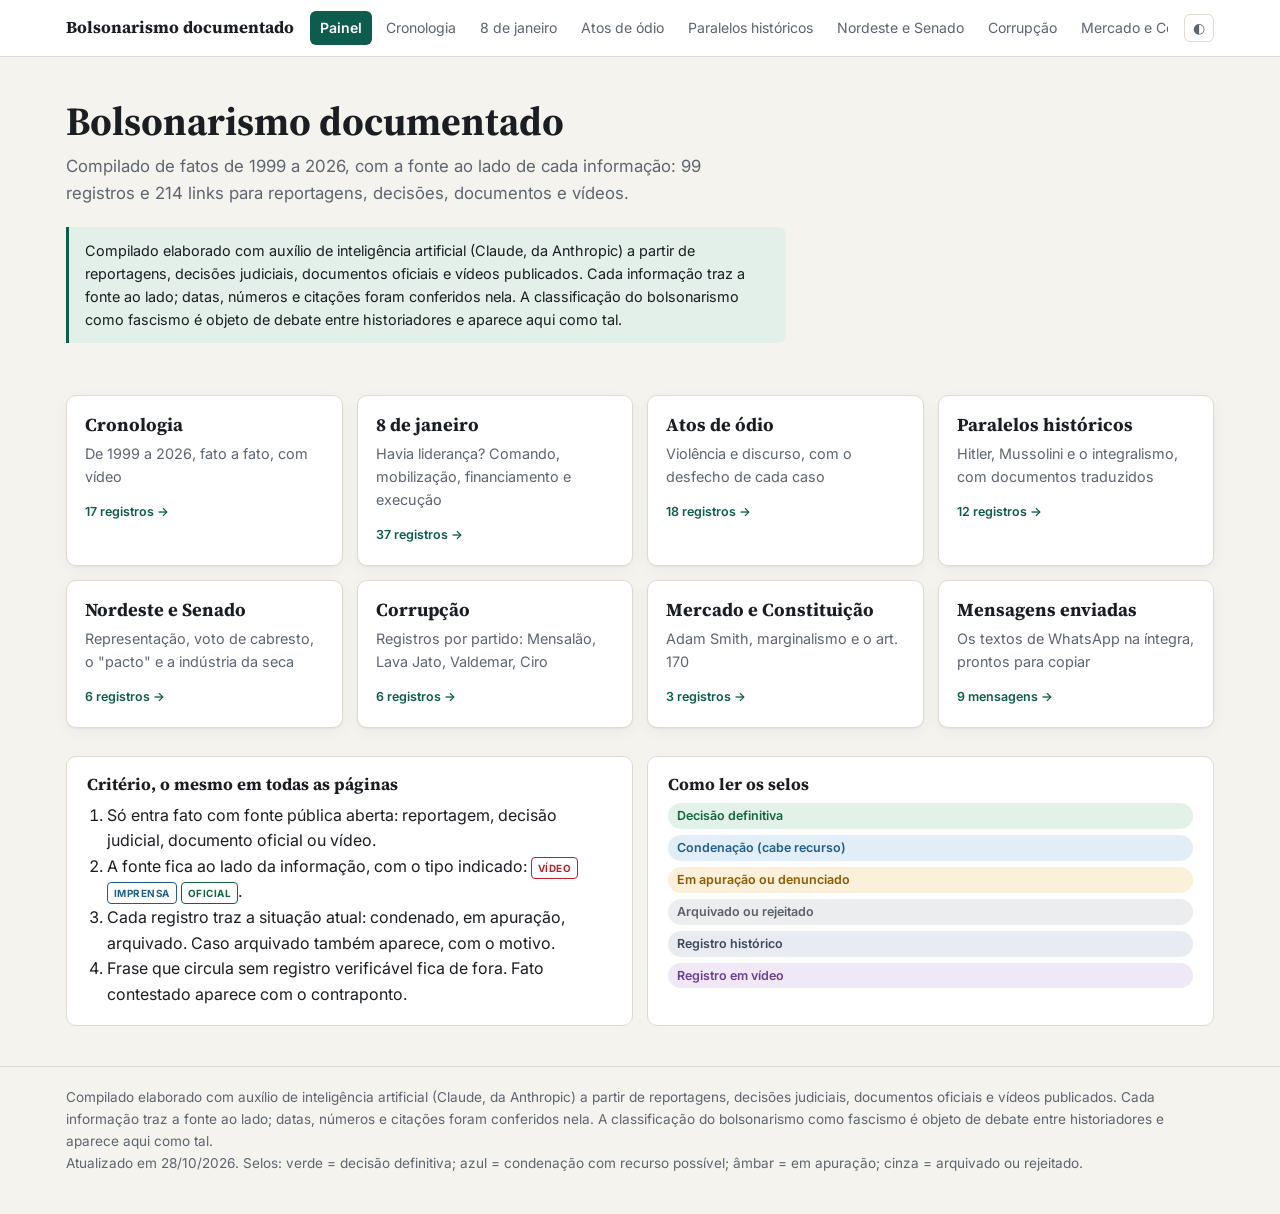
<file: index.html>
<!doctype html>
<html lang="pt-BR"><head><meta charset="utf-8">
<meta name="viewport" content="width=device-width,initial-scale=1">
<title>Painel · Bolsonarismo documentado</title>
<meta name="description" content="Compilado de fatos com fonte ao lado: cronologia, 8 de janeiro, atos de ódio, paralelos históricos.">
<meta property="og:title" content="Painel · Bolsonarismo documentado">
<meta property="og:description" content="Compilado de fatos com a fonte ao lado de cada informação.">
<link rel="preconnect" href="https://fonts.googleapis.com"><link rel="preconnect" href="https://fonts.gstatic.com" crossorigin>
<link href="https://fonts.googleapis.com/css2?family=Inter:wght@400;600;700&family=Source+Serif+4:opsz,wght@8..60,600;8..60,700&display=swap" rel="stylesheet">
<link rel="stylesheet" href="estilo.css">
<script>try{const t=localStorage.getItem('tema');if(t)document.documentElement.dataset.theme=t}catch(e){}</script>
</head><body>
<header class="top"><div class="wrap"><a class="brand" href="index.html">Bolsonarismo documentado</a>
<nav class="pages"><a href="index.html" class=on>Painel</a><a href="cronologia.html">Cronologia</a><a href="8-de-janeiro.html">8 de janeiro</a><a href="atos-de-odio.html">Atos de ódio</a><a href="paralelos.html">Paralelos históricos</a><a href="nordeste.html">Nordeste e Senado</a><a href="corrupcao.html">Corrupção</a><a href="economia.html">Mercado e Constituição</a><a href="mensagens.html">Mensagens enviadas</a></nav><button class="themebtn" title="Alternar tema claro/escuro">◐</button></div></header>
<main class="wrap"><section class="hero"><h1>Bolsonarismo documentado</h1><p class="sub">Compilado de fatos de 1999 a 2026, com a fonte ao lado de cada informação: 99 registros e 214 links para reportagens, decisões, documentos e vídeos.</p><div class="aviso">Compilado elaborado com auxílio de inteligência artificial (Claude, da Anthropic) a partir de reportagens, decisões judiciais, documentos oficiais e vídeos publicados. Cada informação traz a fonte ao lado; datas, números e citações foram conferidos nela. A classificação do bolsonarismo como fascismo é objeto de debate entre historiadores e aparece aqui como tal.</div></section><div class="cards"><a class="card" href="cronologia.html"><h3>Cronologia</h3><p>De 1999 a 2026, fato a fato, com vídeo</p><span class="n">17 registros →</span></a><a class="card" href="8-de-janeiro.html"><h3>8 de janeiro</h3><p>Havia liderança? Comando, mobilização, financiamento e execução</p><span class="n">37 registros →</span></a><a class="card" href="atos-de-odio.html"><h3>Atos de ódio</h3><p>Violência e discurso, com o desfecho de cada caso</p><span class="n">18 registros →</span></a><a class="card" href="paralelos.html"><h3>Paralelos históricos</h3><p>Hitler, Mussolini e o integralismo, com documentos traduzidos</p><span class="n">12 registros →</span></a><a class="card" href="nordeste.html"><h3>Nordeste e Senado</h3><p>Representação, voto de cabresto, o &quot;pacto&quot; e a indústria da seca</p><span class="n">6 registros →</span></a><a class="card" href="corrupcao.html"><h3>Corrupção</h3><p>Registros por partido: Mensalão, Lava Jato, Valdemar, Ciro</p><span class="n">6 registros →</span></a><a class="card" href="economia.html"><h3>Mercado e Constituição</h3><p>Adam Smith, marginalismo e o art. 170</p><span class="n">3 registros →</span></a><a class="card" href="mensagens.html"><h3>Mensagens enviadas</h3><p>Os textos de WhatsApp na íntegra, prontos para copiar</p><span class="n">9 mensagens →</span></a></div><div class="grid2"><div class="box"><h3>Critério, o mesmo em todas as páginas</h3><ol>
<li>Só entra fato com fonte pública aberta: reportagem, decisão judicial, documento oficial ou vídeo.</li>
<li>A fonte fica ao lado da informação, com o tipo indicado: <span class="tag src-v">Vídeo</span> <span class="tag src-r">Imprensa</span> <span class="tag src-o">Oficial</span>.</li>
<li>Cada registro traz a situação atual: condenado, em apuração, arquivado. Caso arquivado também aparece, com o motivo.</li>
<li>Frase que circula sem registro verificável fica de fora. Fato contestado aparece com o contraponto.</li></ol></div>
<div class="box"><h3>Como ler os selos</h3><div class="legend"><span class="status s-def">Decisão definitiva</span><span class="status s-cond">Condenação (cabe recurso)</span><span class="status s-proc">Em apuração ou denunciado</span><span class="status s-arq">Arquivado ou rejeitado</span><span class="status s-hist">Registro histórico</span><span class="status s-fala">Registro em vídeo</span></div></div></div></main><footer><div class="wrap">Compilado elaborado com auxílio de inteligência artificial (Claude, da Anthropic) a partir de reportagens, decisões judiciais, documentos oficiais e vídeos publicados. Cada informação traz a fonte ao lado; datas, números e citações foram conferidos nela. A classificação do bolsonarismo como fascismo é objeto de debate entre historiadores e aparece aqui como tal.<br>Atualizado em 28/10/2026. Selos: verde = decisão definitiva; azul = condenação com recurso possível; âmbar = em apuração; cinza = arquivado ou rejeitado.</div></footer>
<script>
document.querySelectorAll('button.copy').forEach(b=>{
  b.addEventListener('click',async()=>{
    const t=document.getElementById(b.dataset.for).dataset.raw;
    try{await navigator.clipboard.writeText(t);}catch(e){
      const a=document.createElement('textarea');a.value=t;document.body.appendChild(a);a.select();document.execCommand('copy');a.remove();}
    const o=b.textContent;b.textContent='Copiado';setTimeout(()=>b.textContent=o,1500);
  });
});
const tb=document.querySelector('.themebtn');
if(tb){tb.addEventListener('click',()=>{
  const r=document.documentElement;const dark=r.dataset.theme?r.dataset.theme==='dark':matchMedia('(prefers-color-scheme: dark)').matches;
  r.dataset.theme=dark?'light':'dark';try{localStorage.setItem('tema',r.dataset.theme)}catch(e){}
});}
</script></body></html>
</file>
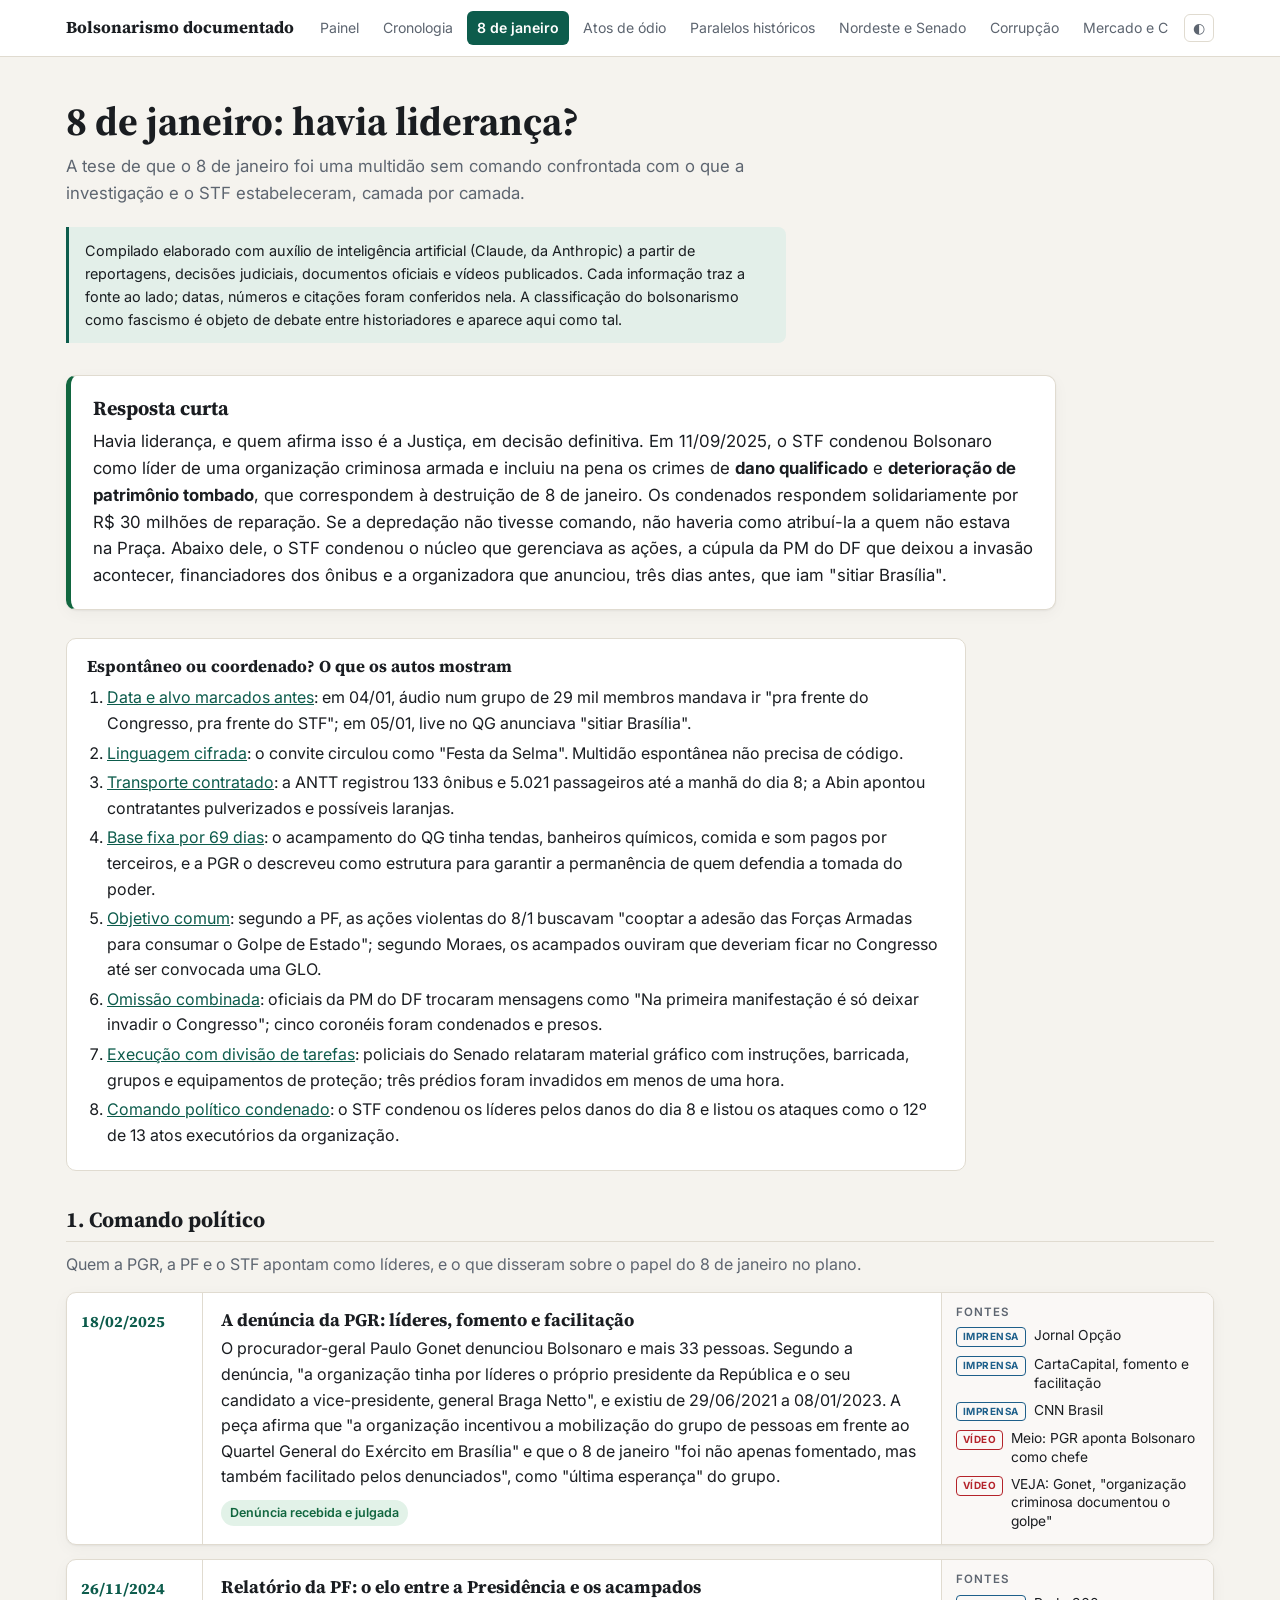
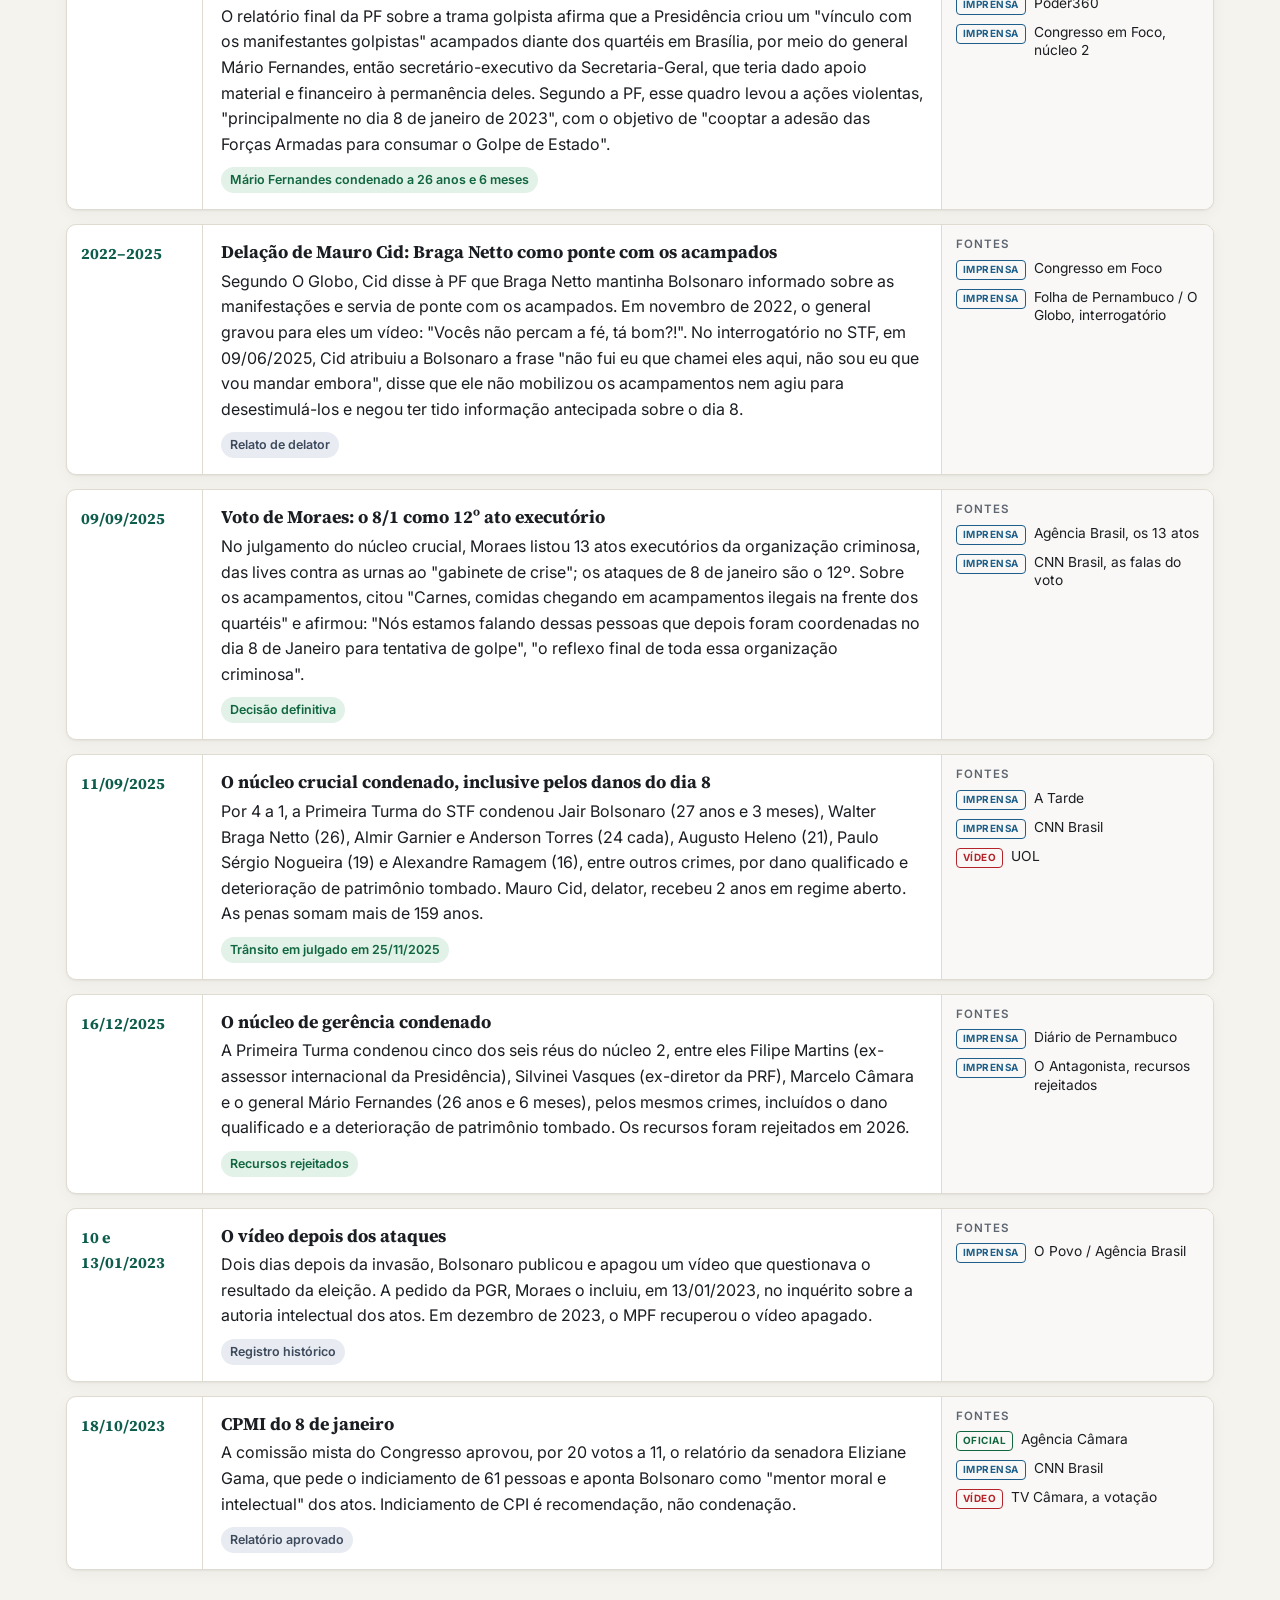
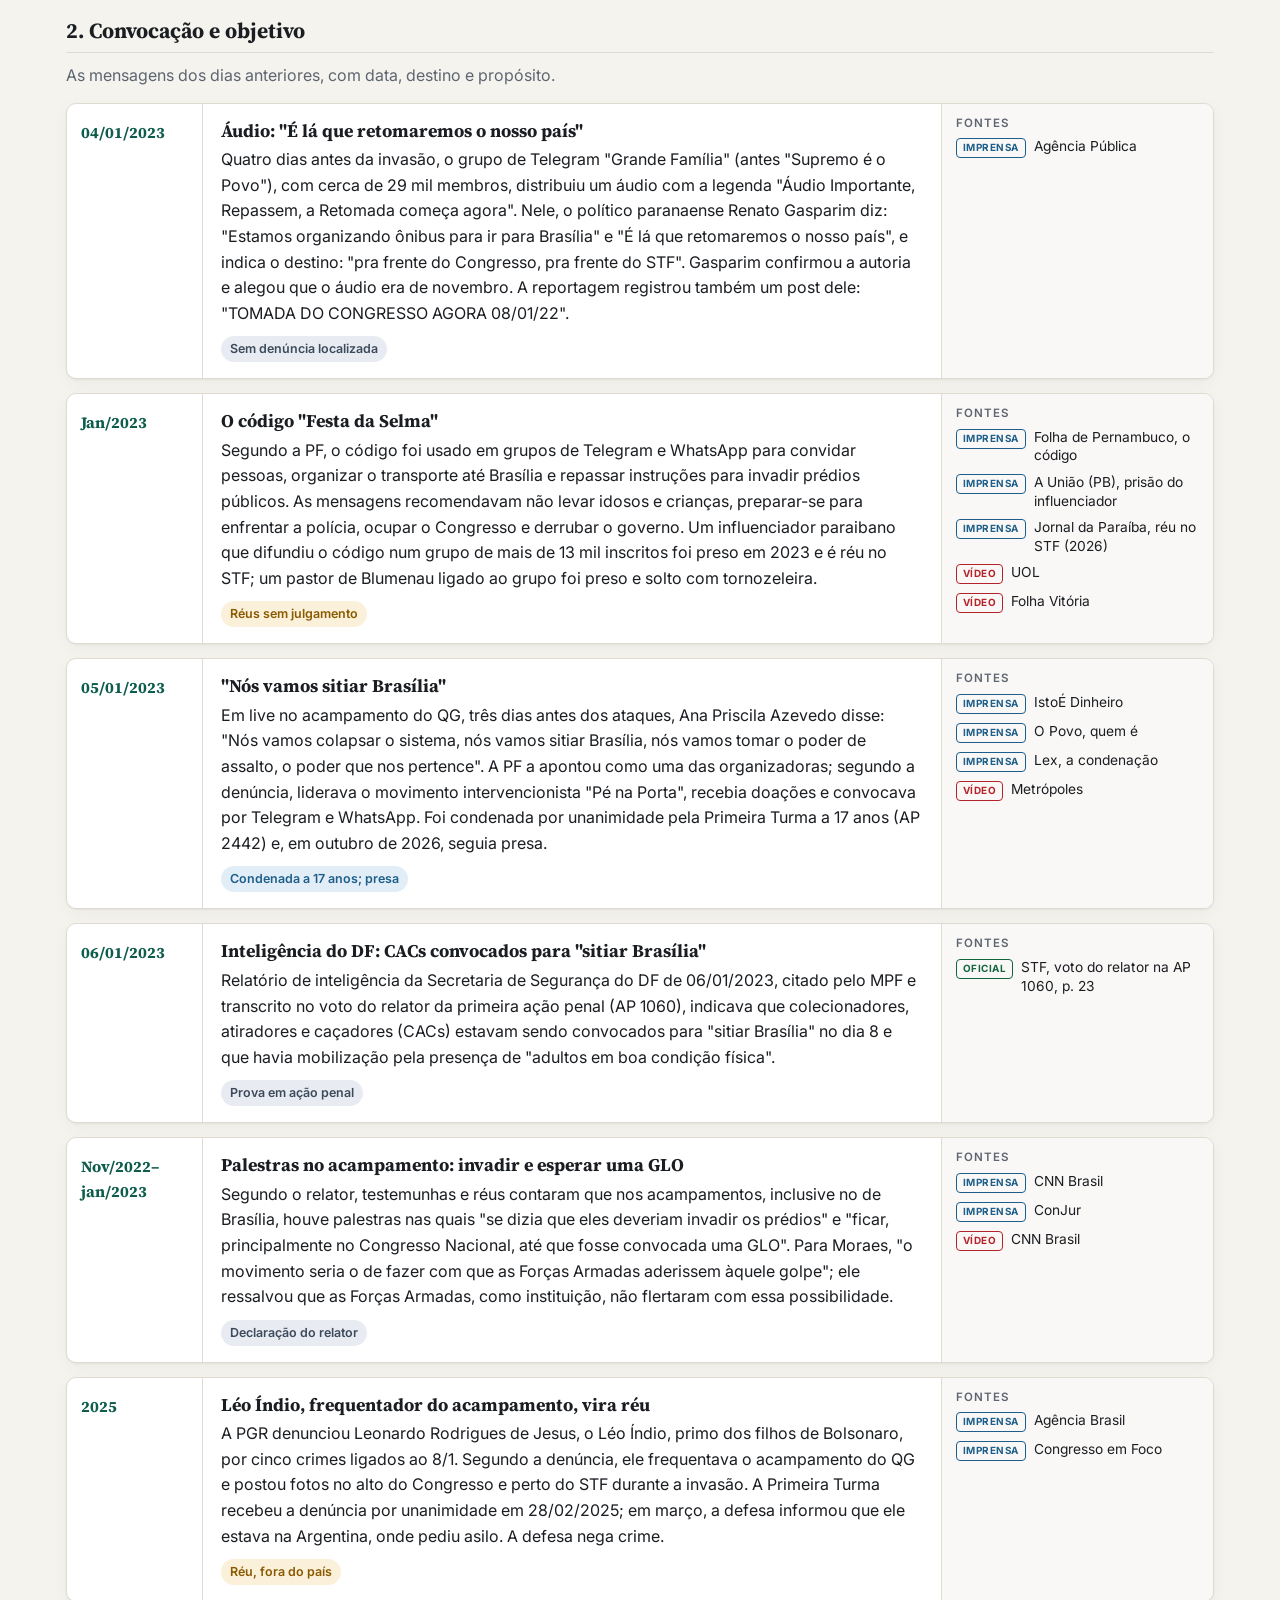
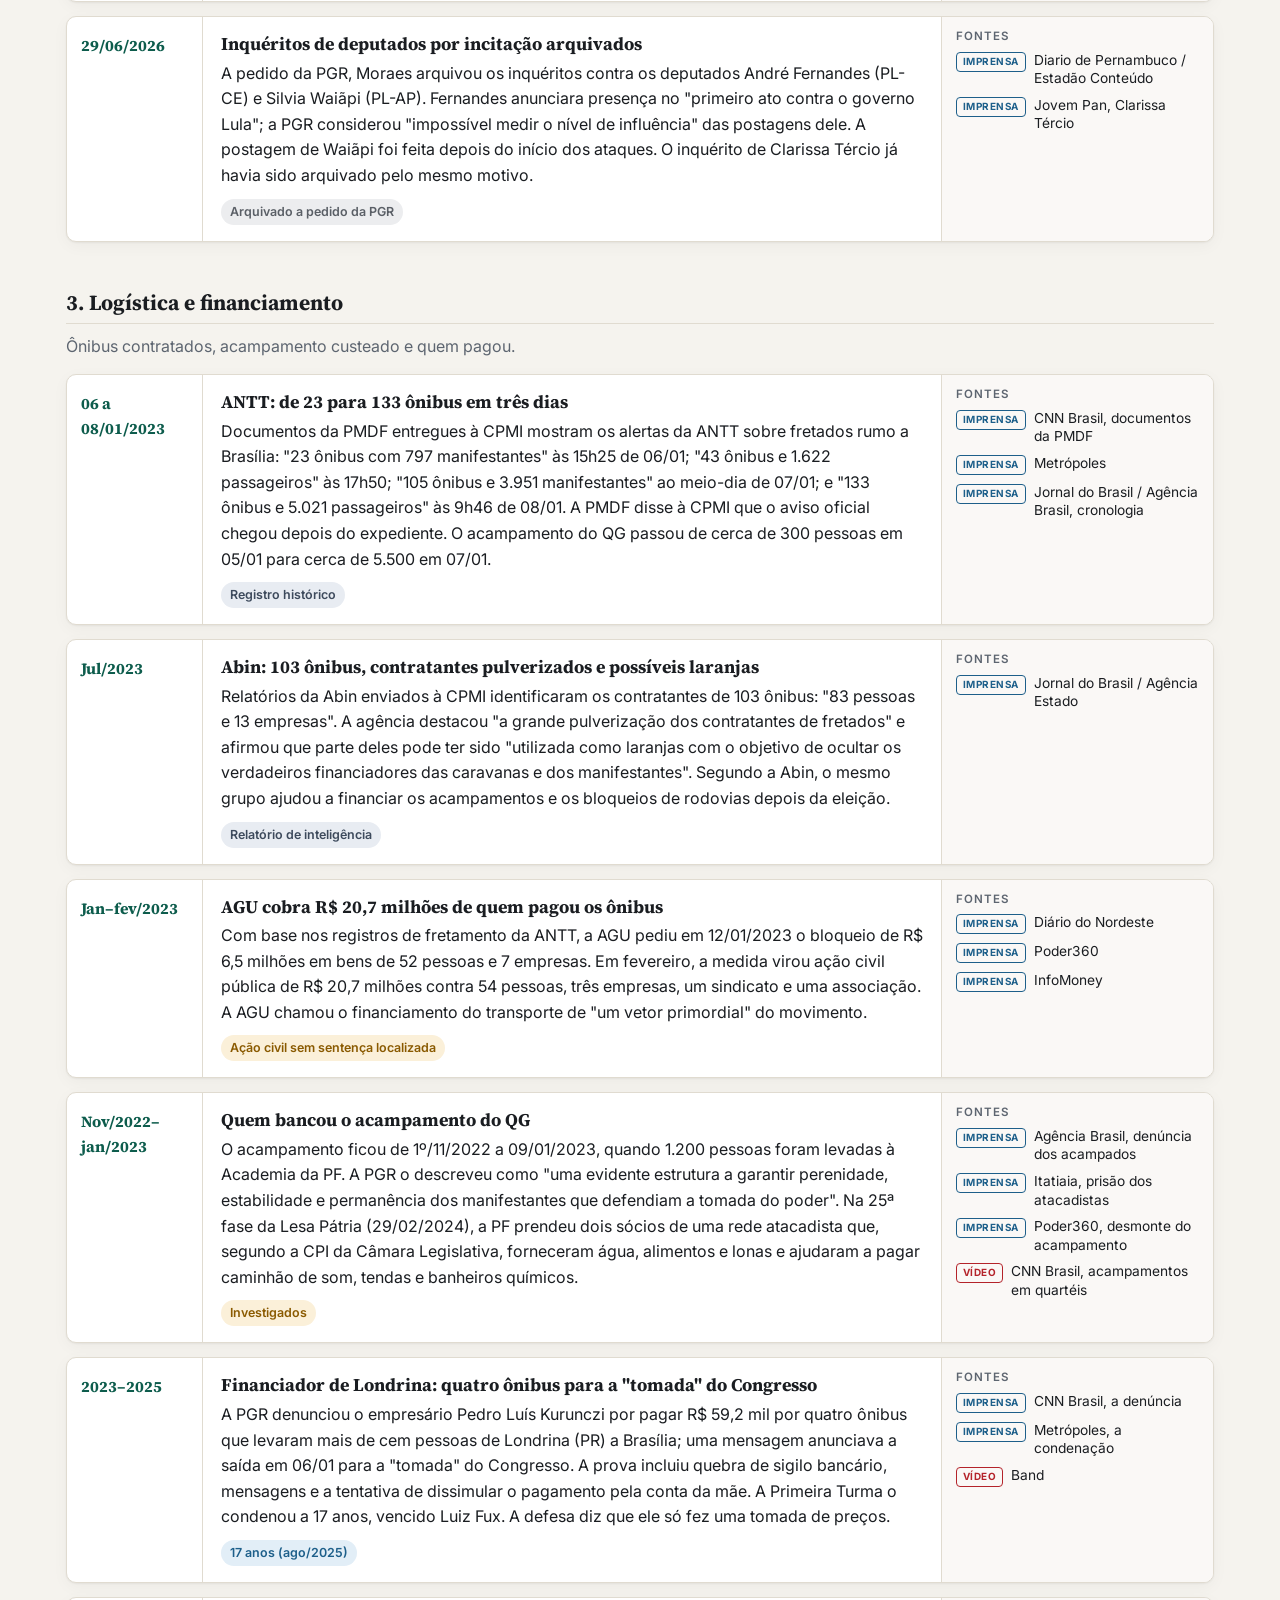
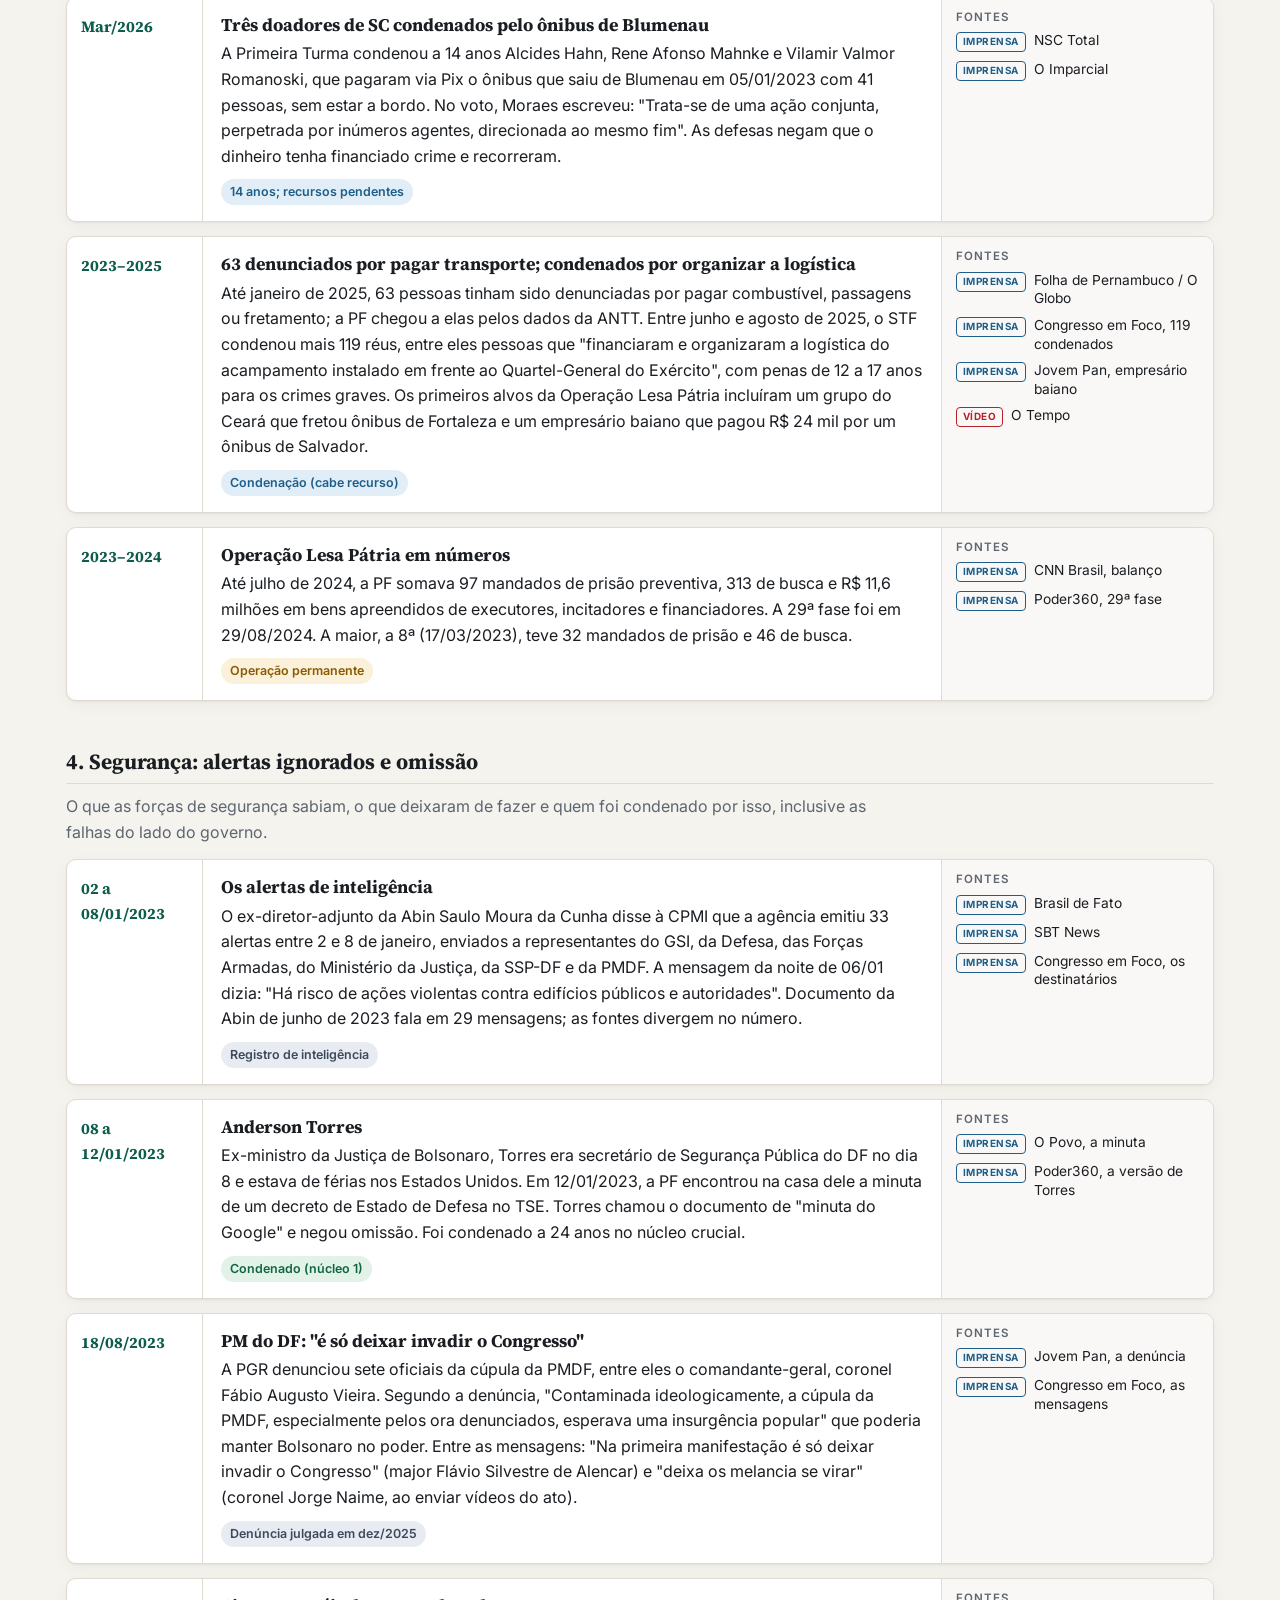
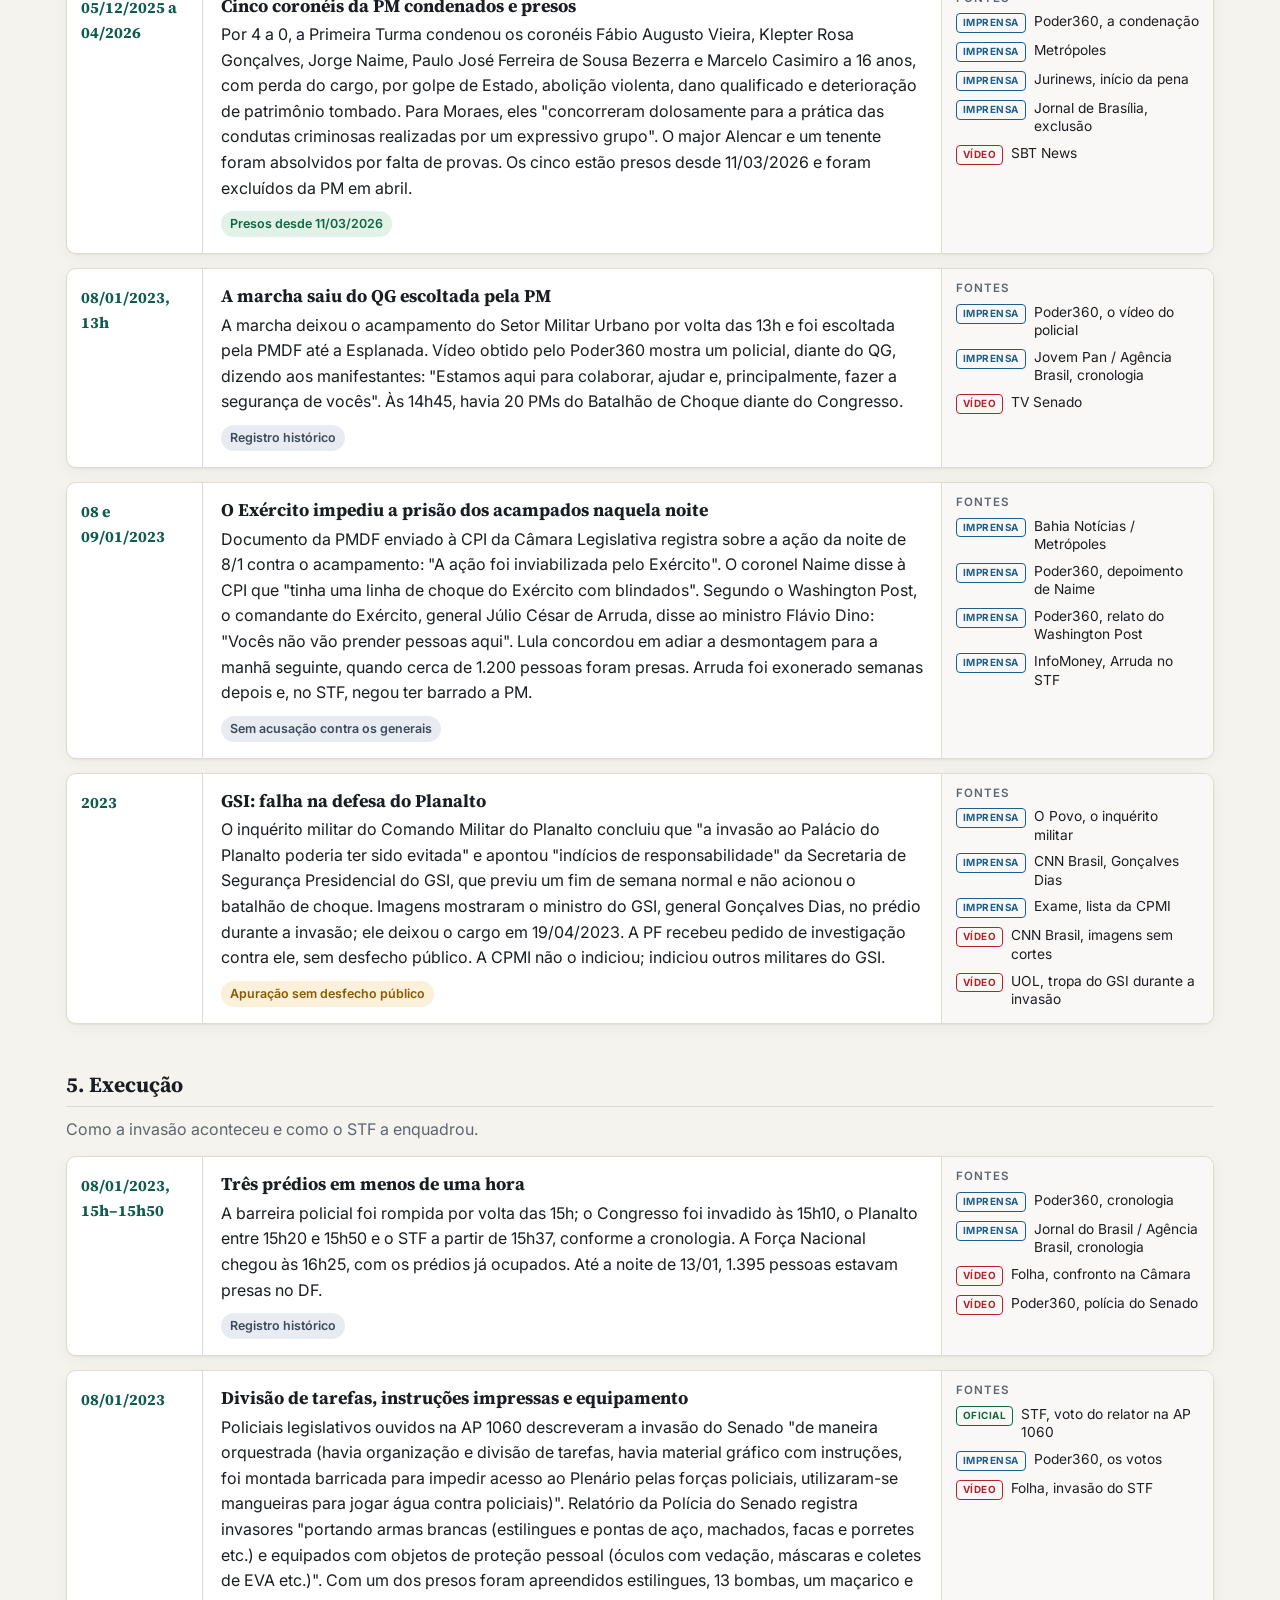
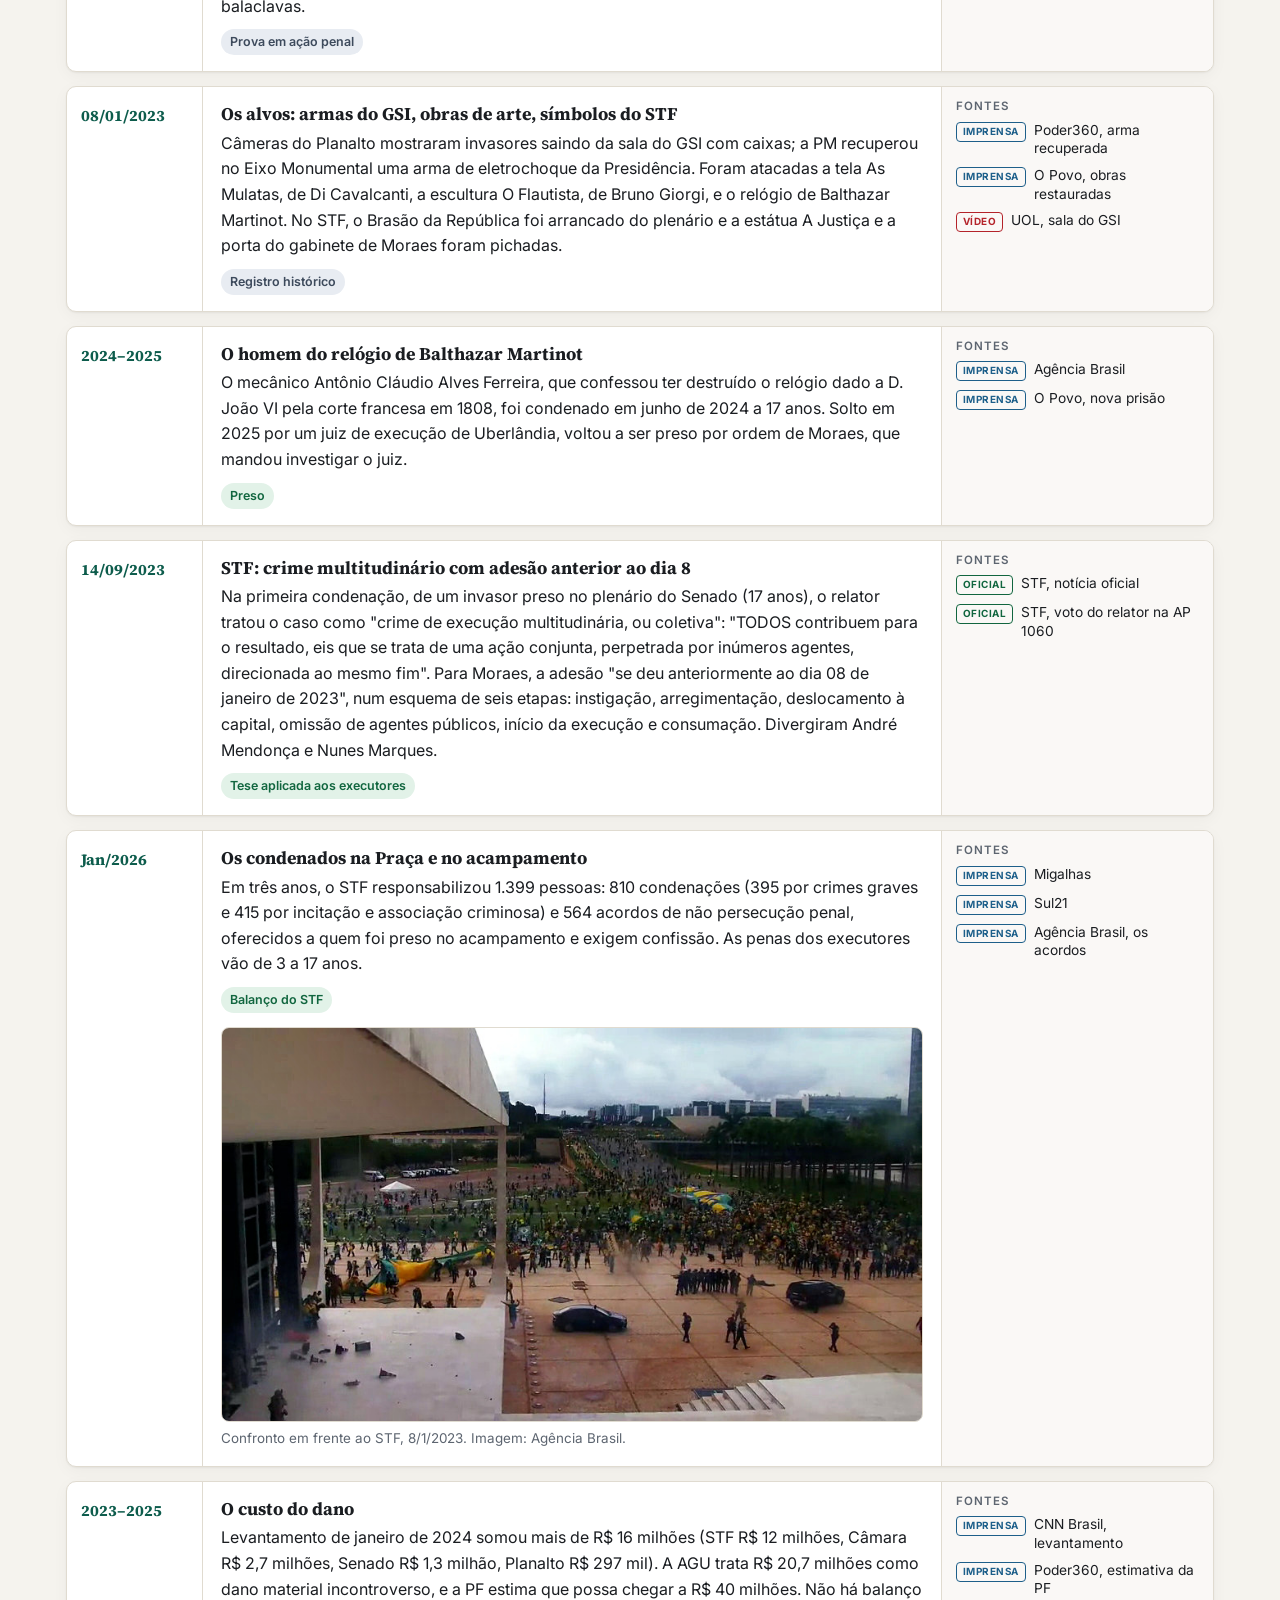
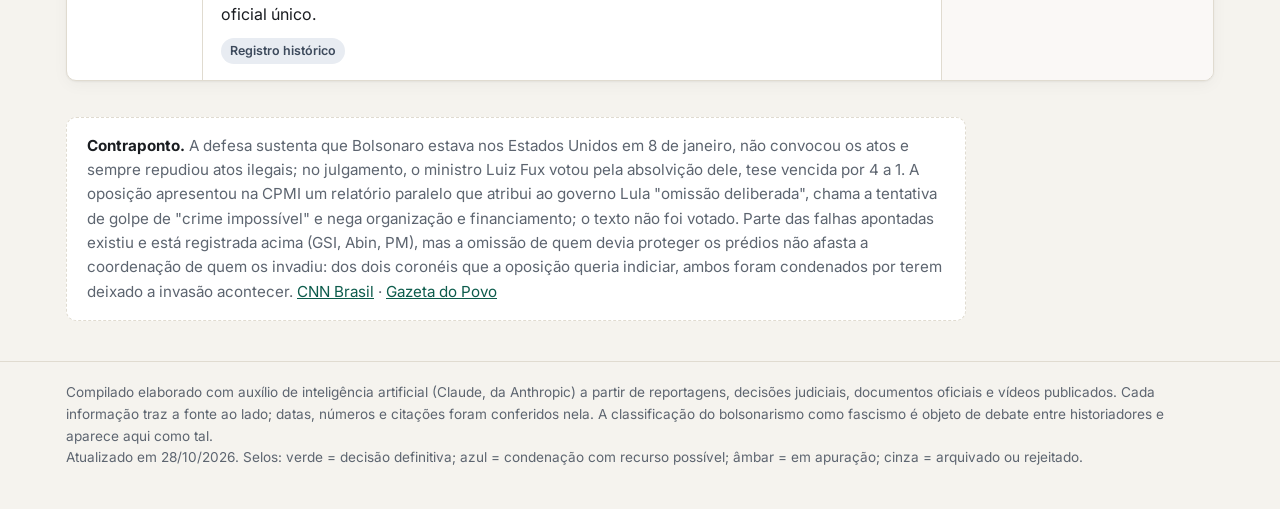
<file: 8-de-janeiro.html>
<!doctype html>
<html lang="pt-BR"><head><meta charset="utf-8">
<meta name="viewport" content="width=device-width,initial-scale=1">
<title>8 de janeiro · Bolsonarismo documentado</title>
<meta name="description" content="Compilado de fatos com fonte ao lado: cronologia, 8 de janeiro, atos de ódio, paralelos históricos.">
<meta property="og:title" content="8 de janeiro · Bolsonarismo documentado">
<meta property="og:description" content="Compilado de fatos com a fonte ao lado de cada informação.">
<link rel="preconnect" href="https://fonts.googleapis.com"><link rel="preconnect" href="https://fonts.gstatic.com" crossorigin>
<link href="https://fonts.googleapis.com/css2?family=Inter:wght@400;600;700&family=Source+Serif+4:opsz,wght@8..60,600;8..60,700&display=swap" rel="stylesheet">
<link rel="stylesheet" href="estilo.css">
<script>try{const t=localStorage.getItem('tema');if(t)document.documentElement.dataset.theme=t}catch(e){}</script>
</head><body>
<header class="top"><div class="wrap"><a class="brand" href="index.html">Bolsonarismo documentado</a>
<nav class="pages"><a href="index.html">Painel</a><a href="cronologia.html">Cronologia</a><a href="8-de-janeiro.html" class=on>8 de janeiro</a><a href="atos-de-odio.html">Atos de ódio</a><a href="paralelos.html">Paralelos históricos</a><a href="nordeste.html">Nordeste e Senado</a><a href="corrupcao.html">Corrupção</a><a href="economia.html">Mercado e Constituição</a><a href="mensagens.html">Mensagens enviadas</a></nav><button class="themebtn" title="Alternar tema claro/escuro">◐</button></div></header>
<main class="wrap"><section class="hero"><h1>8 de janeiro: havia liderança?</h1><p class="sub">A tese de que o 8 de janeiro foi uma multidão sem comando confrontada com o que a investigação e o STF estabeleceram, camada por camada.</p><div class="aviso">Compilado elaborado com auxílio de inteligência artificial (Claude, da Anthropic) a partir de reportagens, decisões judiciais, documentos oficiais e vídeos publicados. Cada informação traz a fonte ao lado; datas, números e citações foram conferidos nela. A classificação do bolsonarismo como fascismo é objeto de debate entre historiadores e aparece aqui como tal.</div></section><div class="answer"><h2>Resposta curta</h2>Havia liderança, e quem afirma isso é a Justiça, em decisão definitiva. Em 11/09/2025, o STF condenou Bolsonaro como líder de uma organização criminosa armada e incluiu na pena os crimes de <b>dano qualificado</b> e <b>deterioração de patrimônio tombado</b>, que correspondem à destruição de 8 de janeiro. Os condenados respondem solidariamente por R$ 30 milhões de reparação. Se a depredação não tivesse comando, não haveria como atribuí-la a quem não estava na Praça. Abaixo dele, o STF condenou o núcleo que gerenciava as ações, a cúpula da PM do DF que deixou a invasão acontecer, financiadores dos ônibus e a organizadora que anunciou, três dias antes, que iam "sitiar Brasília".</div><div class="box sinais"><h3>Espontâneo ou coordenado? O que os autos mostram</h3><ol><li><a href="#convocacao">Data e alvo marcados antes</a>: em 04/01, áudio num grupo de 29 mil membros mandava ir "pra frente do Congresso, pra frente do STF"; em 05/01, live no QG anunciava "sitiar Brasília".</li><li><a href="#convocacao">Linguagem cifrada</a>: o convite circulou como "Festa da Selma". Multidão espontânea não precisa de código.</li><li><a href="#logistica">Transporte contratado</a>: a ANTT registrou 133 ônibus e 5.021 passageiros até a manhã do dia 8; a Abin apontou contratantes pulverizados e possíveis laranjas.</li><li><a href="#logistica">Base fixa por 69 dias</a>: o acampamento do QG tinha tendas, banheiros químicos, comida e som pagos por terceiros, e a PGR o descreveu como estrutura para garantir a permanência de quem defendia a tomada do poder.</li><li><a href="#comando">Objetivo comum</a>: segundo a PF, as ações violentas do 8/1 buscavam "cooptar a adesão das Forças Armadas para consumar o Golpe de Estado"; segundo Moraes, os acampados ouviram que deveriam ficar no Congresso até ser convocada uma GLO.</li><li><a href="#seguranca">Omissão combinada</a>: oficiais da PM do DF trocaram mensagens como "Na primeira manifestação é só deixar invadir o Congresso"; cinco coronéis foram condenados e presos.</li><li><a href="#execucao">Execução com divisão de tarefas</a>: policiais do Senado relataram material gráfico com instruções, barricada, grupos e equipamentos de proteção; três prédios foram invadidos em menos de uma hora.</li><li><a href="#comando">Comando político condenado</a>: o STF condenou os líderes pelos danos do dia 8 e listou os ataques como o 12º de 13 atos executórios da organização.</li></ol></div><h2 class="sec" id="comando">1. Comando político</h2><p class="intro">Quem a PGR, a PF e o STF apontam como líderes, e o que disseram sobre o papel do 8 de janeiro no plano.</p><div class="items"><article class="item"><div class="when">18/02/2025</div>
<div class="body"><h3>A denúncia da PGR: líderes, fomento e facilitação</h3><p>O procurador-geral Paulo Gonet denunciou Bolsonaro e mais 33 pessoas. Segundo a denúncia, "a organização tinha por líderes o próprio presidente da República e o seu candidato a vice-presidente, general Braga Netto", e existiu de 29/06/2021 a 08/01/2023. A peça afirma que "a organização incentivou a mobilização do grupo de pessoas em frente ao Quartel General do Exército em Brasília" e que o 8 de janeiro "foi não apenas fomentado, mas também facilitado pelos denunciados", como "última esperança" do grupo.</p><span class="status s-def">Denúncia recebida e julgada</span></div>
<aside class="src"><h4>Fontes</h4><ul><li><a href="https://www.jornalopcao.com.br/ultimas-noticias/denuncia-da-pgr-coloca-bolsonaro-como-lider-da-trama-golpista-que-teve-inicio-ainda-em-2021-681666/" target="_blank" rel="noopener"><span class="tag src-r">Imprensa</span><span class="t">Jornal Opção</span></a></li><li><a href="https://www.cartacapital.com.br/?p=491690" target="_blank" rel="noopener"><span class="tag src-r">Imprensa</span><span class="t">CartaCapital, fomento e facilitação</span></a></li><li><a href="https://www.cnnbrasil.com.br/politica/pgr-denuncia-bolsonaro/" target="_blank" rel="noopener"><span class="tag src-r">Imprensa</span><span class="t">CNN Brasil</span></a></li><li><a href="https://www.youtube.com/watch?v=VsMnm6yIsJA" target="_blank" rel="noopener"><span class="tag src-v">Vídeo</span><span class="t">Meio: PGR aponta Bolsonaro como chefe</span></a></li><li><a href="https://www.youtube.com/watch?v=vRtyDZxPXAo" target="_blank" rel="noopener"><span class="tag src-v">Vídeo</span><span class="t">VEJA: Gonet, &quot;organização criminosa documentou o golpe&quot;</span></a></li></ul></aside></article><article class="item"><div class="when">26/11/2024</div>
<div class="body"><h3>Relatório da PF: o elo entre a Presidência e os acampados</h3><p>O relatório final da PF sobre a trama golpista afirma que a Presidência criou um "vínculo com os manifestantes golpistas" acampados diante dos quartéis em Brasília, por meio do general Mário Fernandes, então secretário-executivo da Secretaria-Geral, que teria dado apoio material e financeiro à permanência deles. Segundo a PF, esse quadro levou a ações violentas, "principalmente no dia 8 de janeiro de 2023", com o objetivo de "cooptar a adesão das Forças Armadas para consumar o Golpe de Estado".</p><span class="status s-def">Mário Fernandes condenado a 26 anos e 6 meses</span></div>
<aside class="src"><h4>Fontes</h4><ul><li><a href="https://www.poder360.com.br/poder-justica/golpe-seria-em-15-de-dezembro-mas-falta-de-apoio-impediu-acao/" target="_blank" rel="noopener"><span class="tag src-r">Imprensa</span><span class="t">Poder360</span></a></li><li><a href="https://www.congressoemfoco.com.br/noticia/114953/stf-condena-cinco-de-seis-reus-do-nucleo-2-da-acao-penal-do-golpe" target="_blank" rel="noopener"><span class="tag src-r">Imprensa</span><span class="t">Congresso em Foco, núcleo 2</span></a></li></ul></aside></article><article class="item"><div class="when">2022–2025</div>
<div class="body"><h3>Delação de Mauro Cid: Braga Netto como ponte com os acampados</h3><p>Segundo O Globo, Cid disse à PF que Braga Netto mantinha Bolsonaro informado sobre as manifestações e servia de ponte com os acampados. Em novembro de 2022, o general gravou para eles um vídeo: "Vocês não percam a fé, tá bom?!". No interrogatório no STF, em 09/06/2025, Cid atribuiu a Bolsonaro a frase "não fui eu que chamei eles aqui, não sou eu que vou mandar embora", disse que ele não mobilizou os acampamentos nem agiu para desestimulá-los e negou ter tido informação antecipada sobre o dia 8.</p><span class="status s-hist">Relato de delator</span></div>
<aside class="src"><h4>Fontes</h4><ul><li><a href="https://congressoemfoco.com.br/noticia/9083/pf-investiga-se-braga-netto-era-o-elo-entre-bolsonaro-e-golpistas-diz-jornal" target="_blank" rel="noopener"><span class="tag src-r">Imprensa</span><span class="t">Congresso em Foco</span></a></li><li><a href="https://www.folhape.com.br/politica/trama-golpista-defesas-tentam-apontar-contradicoes-na-delacao-de/417001/" target="_blank" rel="noopener"><span class="tag src-r">Imprensa</span><span class="t">Folha de Pernambuco / O Globo, interrogatório</span></a></li></ul></aside></article><article class="item"><div class="when">09/09/2025</div>
<div class="body"><h3>Voto de Moraes: o 8/1 como 12º ato executório</h3><p>No julgamento do núcleo crucial, Moraes listou 13 atos executórios da organização criminosa, das lives contra as urnas ao "gabinete de crise"; os ataques de 8 de janeiro são o 12º. Sobre os acampamentos, citou "Carnes, comidas chegando em acampamentos ilegais na frente dos quartéis" e afirmou: "Nós estamos falando dessas pessoas que depois foram coordenadas no dia 8 de Janeiro para tentativa de golpe", "o reflexo final de toda essa organização criminosa".</p><span class="status s-def">Decisão definitiva</span></div>
<aside class="src"><h4>Fontes</h4><ul><li><a href="https://agenciabrasil.ebc.com.br/justica/noticia/2025-09/moraes-enumera-13-atos-executorios-para-condenacao-de-bolsonaro" target="_blank" rel="noopener"><span class="tag src-r">Imprensa</span><span class="t">Agência Brasil, os 13 atos</span></a></li><li><a href="https://www.cnnbrasil.com.br/politica/moraes-voto-julgamento-bolsonaro/" target="_blank" rel="noopener"><span class="tag src-r">Imprensa</span><span class="t">CNN Brasil, as falas do voto</span></a></li></ul></aside></article><article class="item"><div class="when">11/09/2025</div>
<div class="body"><h3>O núcleo crucial condenado, inclusive pelos danos do dia 8</h3><p>Por 4 a 1, a Primeira Turma do STF condenou Jair Bolsonaro (27 anos e 3 meses), Walter Braga Netto (26), Almir Garnier e Anderson Torres (24 cada), Augusto Heleno (21), Paulo Sérgio Nogueira (19) e Alexandre Ramagem (16), entre outros crimes, por dano qualificado e deterioração de patrimônio tombado. Mauro Cid, delator, recebeu 2 anos em regime aberto. As penas somam mais de 159 anos.</p><span class="status s-def">Trânsito em julgado em 25/11/2025</span></div>
<aside class="src"><h4>Fontes</h4><ul><li><a href="https://atarde.com.br/politica/stf-conclui-julgamento-historico-e-condena-bolsonaro-a-27-anos-e-3-meses-1350547" target="_blank" rel="noopener"><span class="tag src-r">Imprensa</span><span class="t">A Tarde</span></a></li><li><a href="https://www.cnnbrasil.com.br/politica/stf-pena-jair-bolsonaro/" target="_blank" rel="noopener"><span class="tag src-r">Imprensa</span><span class="t">CNN Brasil</span></a></li><li><a href="https://www.youtube.com/watch?v=2c__R71HpTM" target="_blank" rel="noopener"><span class="tag src-v">Vídeo</span><span class="t">UOL</span></a></li></ul></aside></article><article class="item"><div class="when">16/12/2025</div>
<div class="body"><h3>O núcleo de gerência condenado</h3><p>A Primeira Turma condenou cinco dos seis réus do núcleo 2, entre eles Filipe Martins (ex-assessor internacional da Presidência), Silvinei Vasques (ex-diretor da PRF), Marcelo Câmara e o general Mário Fernandes (26 anos e 6 meses), pelos mesmos crimes, incluídos o dano qualificado e a deterioração de patrimônio tombado. Os recursos foram rejeitados em 2026.</p><span class="status s-def">Recursos rejeitados</span></div>
<aside class="src"><h4>Fontes</h4><ul><li><a href="https://www.diariodepernambuco.com.br/trama-golpista-por-unanimidade-stf-condena-cinco-reus-e-absolve-um.html" target="_blank" rel="noopener"><span class="tag src-r">Imprensa</span><span class="t">Diário de Pernambuco</span></a></li><li><a href="https://oantagonista.com.br/brasil/stf-rejeita-recursos-e-mantem-condenacao-de-reus-do-nucleo-2-da-trama-golpista/" target="_blank" rel="noopener"><span class="tag src-r">Imprensa</span><span class="t">O Antagonista, recursos rejeitados</span></a></li></ul></aside></article><article class="item"><div class="when">10 e 13/01/2023</div>
<div class="body"><h3>O vídeo depois dos ataques</h3><p>Dois dias depois da invasão, Bolsonaro publicou e apagou um vídeo que questionava o resultado da eleição. A pedido da PGR, Moraes o incluiu, em 13/01/2023, no inquérito sobre a autoria intelectual dos atos. Em dezembro de 2023, o MPF recuperou o vídeo apagado.</p><span class="status s-hist">Registro histórico</span></div>
<aside class="src"><h4>Fontes</h4><ul><li><a href="https://www.opovo.com.br/noticias/politica/2023/01/13/moraes-inclui-bolsonaro-em-inquerito-sobre-ataques-antidemocraticos.html" target="_blank" rel="noopener"><span class="tag src-r">Imprensa</span><span class="t">O Povo / Agência Brasil</span></a></li></ul></aside></article><article class="item"><div class="when">18/10/2023</div>
<div class="body"><h3>CPMI do 8 de janeiro</h3><p>A comissão mista do Congresso aprovou, por 20 votos a 11, o relatório da senadora Eliziane Gama, que pede o indiciamento de 61 pessoas e aponta Bolsonaro como "mentor moral e intelectual" dos atos. Indiciamento de CPI é recomendação, não condenação.</p><span class="status s-hist">Relatório aprovado</span></div>
<aside class="src"><h4>Fontes</h4><ul><li><a href="https://www.camara.leg.br/noticias/1008264-cpmi-do-8-de-janeiro-aprova-relatorio-que-pede-o-indiciamento-de-bolsonaro/" target="_blank" rel="noopener"><span class="tag src-o">Oficial</span><span class="t">Agência Câmara</span></a></li><li><a href="https://www.cnnbrasil.com.br/politica/relatorio-final-da-cpmi-do-8-de-janeiro-e-aprovado/" target="_blank" rel="noopener"><span class="tag src-r">Imprensa</span><span class="t">CNN Brasil</span></a></li><li><a href="https://www.youtube.com/watch?v=cKtEMkR_U20" target="_blank" rel="noopener"><span class="tag src-v">Vídeo</span><span class="t">TV Câmara, a votação</span></a></li></ul></aside></article></div><h2 class="sec" id="convocacao">2. Convocação e objetivo</h2><p class="intro">As mensagens dos dias anteriores, com data, destino e propósito.</p><div class="items"><article class="item"><div class="when">04/01/2023</div>
<div class="body"><h3>Áudio: &quot;É lá que retomaremos o nosso país&quot;</h3><p>Quatro dias antes da invasão, o grupo de Telegram "Grande Família" (antes "Supremo é o Povo"), com cerca de 29 mil membros, distribuiu um áudio com a legenda "Áudio Importante, Repassem, a Retomada começa agora". Nele, o político paranaense Renato Gasparim diz: "Estamos organizando ônibus para ir para Brasília" e "É lá que retomaremos o nosso país", e indica o destino: "pra frente do Congresso, pra frente do STF". Gasparim confirmou a autoria e alegou que o áudio era de novembro. A reportagem registrou também um post dele: "TOMADA DO CONGRESSO AGORA 08/01/22".</p><span class="status s-hist">Sem denúncia localizada</span></div>
<aside class="src"><h4>Fontes</h4><ul><li><a href="https://apublica.org/2023/07/grupo-de-30-mil-membros-administrado-por-allan-dos-santos-convocou-atos-de-8-de-janeiro/" target="_blank" rel="noopener"><span class="tag src-r">Imprensa</span><span class="t">Agência Pública</span></a></li></ul></aside></article><article class="item"><div class="when">Jan/2023</div>
<div class="body"><h3>O código &quot;Festa da Selma&quot;</h3><p>Segundo a PF, o código foi usado em grupos de Telegram e WhatsApp para convidar pessoas, organizar o transporte até Brasília e repassar instruções para invadir prédios públicos. As mensagens recomendavam não levar idosos e crianças, preparar-se para enfrentar a polícia, ocupar o Congresso e derrubar o governo. Um influenciador paraibano que difundiu o código num grupo de mais de 13 mil inscritos foi preso em 2023 e é réu no STF; um pastor de Blumenau ligado ao grupo foi preso e solto com tornozeleira.</p><span class="status s-proc">Réus sem julgamento</span></div>
<aside class="src"><h4>Fontes</h4><ul><li><a href="https://www.folhape.com.br/politica/entenda-expressao-usada-em-grupos-de-whatsapp-para-convocar-golpistas/286637/" target="_blank" rel="noopener"><span class="tag src-r">Imprensa</span><span class="t">Folha de Pernambuco, o código</span></a></li><li><a href="https://auniao.pb.gov.br/noticias/caderno_politicas/pf-prende-influenciador-digital-na-pb" target="_blank" rel="noopener"><span class="tag src-r">Imprensa</span><span class="t">A União (PB), prisão do influenciador</span></a></li><li><a href="https://jornaldaparaiba.com.br/politica/conversa-politica/reu-stf-8-de-janeiro-ex-secretario-de-bayeux-candidato-camara" target="_blank" rel="noopener"><span class="tag src-r">Imprensa</span><span class="t">Jornal da Paraíba, réu no STF (2026)</span></a></li><li><a href="https://www.youtube.com/watch?v=r6A2lKVVUCE" target="_blank" rel="noopener"><span class="tag src-v">Vídeo</span><span class="t">UOL</span></a></li><li><a href="https://www.youtube.com/watch?v=iatOjkgWBF8" target="_blank" rel="noopener"><span class="tag src-v">Vídeo</span><span class="t">Folha Vitória</span></a></li></ul></aside></article><article class="item"><div class="when">05/01/2023</div>
<div class="body"><h3>&quot;Nós vamos sitiar Brasília&quot;</h3><p>Em live no acampamento do QG, três dias antes dos ataques, Ana Priscila Azevedo disse: "Nós vamos colapsar o sistema, nós vamos sitiar Brasília, nós vamos tomar o poder de assalto, o poder que nos pertence". A PF a apontou como uma das organizadoras; segundo a denúncia, liderava o movimento intervencionista "Pé na Porta", recebia doações e convocava por Telegram e WhatsApp. Foi condenada por unanimidade pela Primeira Turma a 17 anos (AP 2442) e, em outubro de 2026, seguia presa.</p><span class="status s-cond">Condenada a 17 anos; presa</span></div>
<aside class="src"><h4>Fontes</h4><ul><li><a href="https://istoedinheiro.com.br/extremista-que-antecipou-atos-de-golpismo-e-presa-pela-pf" target="_blank" rel="noopener"><span class="tag src-r">Imprensa</span><span class="t">IstoÉ Dinheiro</span></a></li><li><a href="https://www.opovo.com.br/noticias/politica/2023/01/12/quem-e-ana-priscila-azevedo-presa-por-organizar-atos-terroristas-em-brasilia.html" target="_blank" rel="noopener"><span class="tag src-r">Imprensa</span><span class="t">O Povo, quem é</span></a></li><li><a href="https://www.lex.com.br/stf-condena-mais-sete-reus-pelos-atos-antidemocraticos-de-8-1/" target="_blank" rel="noopener"><span class="tag src-r">Imprensa</span><span class="t">Lex, a condenação</span></a></li><li><a href="https://www.youtube.com/watch?v=ZFx0kLgPqkY" target="_blank" rel="noopener"><span class="tag src-v">Vídeo</span><span class="t">Metrópoles</span></a></li></ul></aside></article><article class="item"><div class="when">06/01/2023</div>
<div class="body"><h3>Inteligência do DF: CACs convocados para &quot;sitiar Brasília&quot;</h3><p>Relatório de inteligência da Secretaria de Segurança do DF de 06/01/2023, citado pelo MPF e transcrito no voto do relator da primeira ação penal (AP 1060), indicava que colecionadores, atiradores e caçadores (CACs) estavam sendo convocados para "sitiar Brasília" no dia 8 e que havia mobilização pela presença de "adultos em boa condição física".</p><span class="status s-hist">Prova em ação penal</span></div>
<aside class="src"><h4>Fontes</h4><ul><li><a href="https://static.poder360.com.br/2023/09/voto-moraes-ap-1060.pdf" target="_blank" rel="noopener"><span class="tag src-o">Oficial</span><span class="t">STF, voto do relator na AP 1060, p. 23</span></a></li></ul></aside></article><article class="item"><div class="when">Nov/2022–jan/2023</div>
<div class="body"><h3>Palestras no acampamento: invadir e esperar uma GLO</h3><p>Segundo o relator, testemunhas e réus contaram que nos acampamentos, inclusive no de Brasília, houve palestras nas quais "se dizia que eles deveriam invadir os prédios" e "ficar, principalmente no Congresso Nacional, até que fosse convocada uma GLO". Para Moraes, "o movimento seria o de fazer com que as Forças Armadas aderissem àquele golpe"; ele ressalvou que as Forças Armadas, como instituição, não flertaram com essa possibilidade.</p><span class="status s-hist">Declaração do relator</span></div>
<aside class="src"><h4>Fontes</h4><ul><li><a href="https://www.cnnbrasil.com.br/politica/acampados-em-quarteis-tiveram-palestras-sobre-invasao-de-poderes-e-plano-de-golpe-diz-moraes-a-cnn/" target="_blank" rel="noopener"><span class="tag src-r">Imprensa</span><span class="t">CNN Brasil</span></a></li><li><a href="https://conjur.com.br/2024-jan-04/moraes-diz-que-plano-de-manifestantes-do-8-1-incluia-prende-lo-e-enforca-lo/" target="_blank" rel="noopener"><span class="tag src-r">Imprensa</span><span class="t">ConJur</span></a></li><li><a href="https://www.youtube.com/watch?v=UBcyfk2lkQs" target="_blank" rel="noopener"><span class="tag src-v">Vídeo</span><span class="t">CNN Brasil</span></a></li></ul></aside></article><article class="item"><div class="when">2025</div>
<div class="body"><h3>Léo Índio, frequentador do acampamento, vira réu</h3><p>A PGR denunciou Leonardo Rodrigues de Jesus, o Léo Índio, primo dos filhos de Bolsonaro, por cinco crimes ligados ao 8/1. Segundo a denúncia, ele frequentava o acampamento do QG e postou fotos no alto do Congresso e perto do STF durante a invasão. A Primeira Turma recebeu a denúncia por unanimidade em 28/02/2025; em março, a defesa informou que ele estava na Argentina, onde pediu asilo. A defesa nega crime.</p><span class="status s-proc">Réu, fora do país</span></div>
<aside class="src"><h4>Fontes</h4><ul><li><a href="https://agenciabrasil.ebc.com.br/justica/noticia/2025-02/moraes-vota-por-tornar-leo-indio-reu-pelo-8-de-janeiro" target="_blank" rel="noopener"><span class="tag src-r">Imprensa</span><span class="t">Agência Brasil</span></a></li><li><a href="https://congressoemfoco.com.br/noticia/107328/defesa-de-leo-indio-confirma-que-ele-esta-na-argentina" target="_blank" rel="noopener"><span class="tag src-r">Imprensa</span><span class="t">Congresso em Foco</span></a></li></ul></aside></article><article class="item"><div class="when">29/06/2026</div>
<div class="body"><h3>Inquéritos de deputados por incitação arquivados</h3><p>A pedido da PGR, Moraes arquivou os inquéritos contra os deputados André Fernandes (PL-CE) e Silvia Waiãpi (PL-AP). Fernandes anunciara presença no "primeiro ato contra o governo Lula"; a PGR considerou "impossível medir o nível de influência" das postagens dele. A postagem de Waiãpi foi feita depois do início dos ataques. O inquérito de Clarissa Tércio já havia sido arquivado pelo mesmo motivo.</p><span class="status s-arq">Arquivado a pedido da PGR</span></div>
<aside class="src"><h4>Fontes</h4><ul><li><a href="https://www.diariodepernambuco.com.br/politica/2026/06/11717706-moraes-arquiva-investigacoes-contra-parlamentares-bolsonaristas-por-incitacao-ao-8-de-janeiro.html" target="_blank" rel="noopener"><span class="tag src-r">Imprensa</span><span class="t">Diario de Pernambuco / Estadão Conteúdo</span></a></li><li><a href="https://jovempan.com.br/politica/inquerito-contra-clarissa-tercio-por-atos-de-8-1-e-arquivado-pelo-stf-a-pedido-da-pgr/" target="_blank" rel="noopener"><span class="tag src-r">Imprensa</span><span class="t">Jovem Pan, Clarissa Tércio</span></a></li></ul></aside></article></div><h2 class="sec" id="logistica">3. Logística e financiamento</h2><p class="intro">Ônibus contratados, acampamento custeado e quem pagou.</p><div class="items"><article class="item"><div class="when">06 a 08/01/2023</div>
<div class="body"><h3>ANTT: de 23 para 133 ônibus em três dias</h3><p>Documentos da PMDF entregues à CPMI mostram os alertas da ANTT sobre fretados rumo a Brasília: "23 ônibus com 797 manifestantes" às 15h25 de 06/01; "43 ônibus e 1.622 passageiros" às 17h50; "105 ônibus e 3.951 manifestantes" ao meio-dia de 07/01; e "133 ônibus e 5.021 passageiros" às 9h46 de 08/01. A PMDF disse à CPMI que o aviso oficial chegou depois do expediente. O acampamento do QG passou de cerca de 300 pessoas em 05/01 para cerca de 5.500 em 07/01.</p><span class="status s-hist">Registro histórico</span></div>
<aside class="src"><h4>Fontes</h4><ul><li><a href="https://www.cnnbrasil.com.br/politica/pm-ignorou-alerta-de-chegada-de-onibus-a-brasilia-na-vespera-do-8-1-revelam-documentos/" target="_blank" rel="noopener"><span class="tag src-r">Imprensa</span><span class="t">CNN Brasil, documentos da PMDF</span></a></li><li><a href="https://www.metropoles.com/colunas/paulo-cappelli/antt-ministerio-justica" target="_blank" rel="noopener"><span class="tag src-r">Imprensa</span><span class="t">Metrópoles</span></a></li><li><a href="https://www.jb.com.br/brasil/2024/01/1048206-relembre-o-passo-a-passo-da-tentativa-de-golpe-no-8-1.html" target="_blank" rel="noopener"><span class="tag src-r">Imprensa</span><span class="t">Jornal do Brasil / Agência Brasil, cronologia</span></a></li></ul></aside></article><article class="item"><div class="when">Jul/2023</div>
<div class="body"><h3>Abin: 103 ônibus, contratantes pulverizados e possíveis laranjas</h3><p>Relatórios da Abin enviados à CPMI identificaram os contratantes de 103 ônibus: "83 pessoas e 13 empresas". A agência destacou "a grande pulverização dos contratantes de fretados" e afirmou que parte deles pode ter sido "utilizada como laranjas com o objetivo de ocultar os verdadeiros financiadores das caravanas e dos manifestantes". Segundo a Abin, o mesmo grupo ajudou a financiar os acampamentos e os bloqueios de rodovias depois da eleição.</p><span class="status s-hist">Relatório de inteligência</span></div>
<aside class="src"><h4>Fontes</h4><ul><li><a href="https://www.jb.com.br/brasil/2023/07/1044963-abin-identificou-financiadores-de-103-onibus-para-atos-golpistas-do-8-de-janeiro-veja-nomes.html" target="_blank" rel="noopener"><span class="tag src-r">Imprensa</span><span class="t">Jornal do Brasil / Agência Estado</span></a></li></ul></aside></article><article class="item"><div class="when">Jan–fev/2023</div>
<div class="body"><h3>AGU cobra R$ 20,7 milhões de quem pagou os ônibus</h3><p>Com base nos registros de fretamento da ANTT, a AGU pediu em 12/01/2023 o bloqueio de R$ 6,5 milhões em bens de 52 pessoas e 7 empresas. Em fevereiro, a medida virou ação civil pública de R$ 20,7 milhões contra 54 pessoas, três empresas, um sindicato e uma associação. A AGU chamou o financiamento do transporte de "um vetor primordial" do movimento.</p><span class="status s-proc">Ação civil sem sentença localizada</span></div>
<aside class="src"><h4>Fontes</h4><ul><li><a href="https://diariodonordeste.verdesmares.com.br/pontopoder/agu-pede-bloqueio-de-65-milhoes-de-52-pessoas-e-7-empresas-que-financiaram-atos-terroristas-1.3323156" target="_blank" rel="noopener"><span class="tag src-r">Imprensa</span><span class="t">Diário do Nordeste</span></a></li><li><a href="https://www.poder360.com.br/justica/agu-pede-condenacao-de-59-financiadores-de-atos-extremistas/" target="_blank" rel="noopener"><span class="tag src-r">Imprensa</span><span class="t">Poder360</span></a></li><li><a href="https://www.infomoney.com.br/?p=2056464" target="_blank" rel="noopener"><span class="tag src-r">Imprensa</span><span class="t">InfoMoney</span></a></li></ul></aside></article><article class="item"><div class="when">Nov/2022–jan/2023</div>
<div class="body"><h3>Quem bancou o acampamento do QG</h3><p>O acampamento ficou de 1º/11/2022 a 09/01/2023, quando 1.200 pessoas foram levadas à Academia da PF. A PGR o descreveu como "uma evidente estrutura a garantir perenidade, estabilidade e permanência dos manifestantes que defendiam a tomada do poder". Na 25ª fase da Lesa Pátria (29/02/2024), a PF prendeu dois sócios de uma rede atacadista que, segundo a CPI da Câmara Legislativa, forneceram água, alimentos e lonas e ajudaram a pagar caminhão de som, tendas e banheiros químicos.</p><span class="status s-proc">Investigados</span></div>
<aside class="src"><h4>Fontes</h4><ul><li><a href="https://agenciabrasil.ebc.com.br/justica/noticia/2023-01/pgr-denuncia-mais-150-pessoas-por-atos-antidemocraticos" target="_blank" rel="noopener"><span class="tag src-r">Imprensa</span><span class="t">Agência Brasil, denúncia dos acampados</span></a></li><li><a href="https://www.itatiaia.com.br/politica/donos-de-rede-atacadista-do-df-sao-presos-na-operacao-lesa-patria-da-policia-federal/" target="_blank" rel="noopener"><span class="tag src-r">Imprensa</span><span class="t">Itatiaia, prisão dos atacadistas</span></a></li><li><a href="https://www.poder360.com.br/brasil/pm-faz-operacao-para-desocupar-acampamento-no-qg-do-exercito/" target="_blank" rel="noopener"><span class="tag src-r">Imprensa</span><span class="t">Poder360, desmonte do acampamento</span></a></li><li><a href="https://www.youtube.com/watch?v=gWQ2M41Q-Wo" target="_blank" rel="noopener"><span class="tag src-v">Vídeo</span><span class="t">CNN Brasil, acampamentos em quartéis</span></a></li></ul></aside></article><article class="item"><div class="when">2023–2025</div>
<div class="body"><h3>Financiador de Londrina: quatro ônibus para a &quot;tomada&quot; do Congresso</h3><p>A PGR denunciou o empresário Pedro Luís Kurunczi por pagar R$ 59,2 mil por quatro ônibus que levaram mais de cem pessoas de Londrina (PR) a Brasília; uma mensagem anunciava a saída em 06/01 para a "tomada" do Congresso. A prova incluiu quebra de sigilo bancário, mensagens e a tentativa de dissimular o pagamento pela conta da mãe. A Primeira Turma o condenou a 17 anos, vencido Luiz Fux. A defesa diz que ele só fez uma tomada de preços.</p><span class="status s-cond">17 anos (ago/2025)</span></div>
<aside class="src"><h4>Fontes</h4><ul><li><a href="https://www.cnnbrasil.com.br/politica/empresario-de-londrina-e-o-primeiro-denunciado-por-financiar-o-8-de-janeiro/" target="_blank" rel="noopener"><span class="tag src-r">Imprensa</span><span class="t">CNN Brasil, a denúncia</span></a></li><li><a href="https://www.metropoles.com/brasil/stf-condena-primeiro-acusado-de-financiar-8-1-pena-e-de-17-anos" target="_blank" rel="noopener"><span class="tag src-r">Imprensa</span><span class="t">Metrópoles, a condenação</span></a></li><li><a href="https://www.youtube.com/watch?v=mvSZ26yxCsI" target="_blank" rel="noopener"><span class="tag src-v">Vídeo</span><span class="t">Band</span></a></li></ul></aside></article><article class="item"><div class="when">Mar/2026</div>
<div class="body"><h3>Três doadores de SC condenados pelo ônibus de Blumenau</h3><p>A Primeira Turma condenou a 14 anos Alcides Hahn, Rene Afonso Mahnke e Vilamir Valmor Romanoski, que pagaram via Pix o ônibus que saiu de Blumenau em 05/01/2023 com 41 pessoas, sem estar a bordo. No voto, Moraes escreveu: "Trata-se de uma ação conjunta, perpetrada por inúmeros agentes, direcionada ao mesmo fim". As defesas negam que o dinheiro tenha financiado crime e recorreram.</p><span class="status s-cond">14 anos; recursos pendentes</span></div>
<aside class="src"><h4>Fontes</h4><ul><li><a href="https://www.nsctotal.com.br/noticias/tres-reus-de-sc-sao-condenados-por-financiarem-atos-de-8-de-janeiro" target="_blank" rel="noopener"><span class="tag src-r">Imprensa</span><span class="t">NSC Total</span></a></li><li><a href="https://oimparcial.com.br/noticias/2026/04/stf-condena-financiadores-dos-atos-de-8-de-janeiro-a-14-anos-de-prisao/" target="_blank" rel="noopener"><span class="tag src-r">Imprensa</span><span class="t">O Imparcial</span></a></li></ul></aside></article><article class="item"><div class="when">2023–2025</div>
<div class="body"><h3>63 denunciados por pagar transporte; condenados por organizar a logística</h3><p>Até janeiro de 2025, 63 pessoas tinham sido denunciadas por pagar combustível, passagens ou fretamento; a PF chegou a elas pelos dados da ANTT. Entre junho e agosto de 2025, o STF condenou mais 119 réus, entre eles pessoas que "financiaram e organizaram a logística do acampamento instalado em frente ao Quartel-General do Exército", com penas de 12 a 17 anos para os crimes graves. Os primeiros alvos da Operação Lesa Pátria incluíram um grupo do Ceará que fretou ônibus de Fortaleza e um empresário baiano que pagou R$ 24 mil por um ônibus de Salvador.</p><span class="status s-cond">Condenação (cabe recurso)</span></div>
<aside class="src"><h4>Fontes</h4><ul><li><a href="https://www.folhape.com.br/noticia/amp/382945/8-de-janeiro-passados-dois-anos-dos-ataques-stf-mira-financiadores/" target="_blank" rel="noopener"><span class="tag src-r">Imprensa</span><span class="t">Folha de Pernambuco / O Globo</span></a></li><li><a href="https://www.congressoemfoco.com.br/noticia/110895/stf-condena-mais-119-reus-pelos-atos-de-8-de-janeiro" target="_blank" rel="noopener"><span class="tag src-r">Imprensa</span><span class="t">Congresso em Foco, 119 condenados</span></a></li><li><a href="https://jovempan.com.br/noticias/brasil/empresario-preso-em-operacao-da-pf-financiou-onibus-para-atos-do-8-de-janeiro-e-deixou-digital-no-congresso.html" target="_blank" rel="noopener"><span class="tag src-r">Imprensa</span><span class="t">Jovem Pan, empresário baiano</span></a></li><li><a href="https://www.youtube.com/watch?v=0eXjyLyJTIM" target="_blank" rel="noopener"><span class="tag src-v">Vídeo</span><span class="t">O Tempo</span></a></li></ul></aside></article><article class="item"><div class="when">2023–2024</div>
<div class="body"><h3>Operação Lesa Pátria em números</h3><p>Até julho de 2024, a PF somava 97 mandados de prisão preventiva, 313 de busca e R$ 11,6 milhões em bens apreendidos de executores, incitadores e financiadores. A 29ª fase foi em 29/08/2024. A maior, a 8ª (17/03/2023), teve 32 mandados de prisão e 46 de busca.</p><span class="status s-proc">Operação permanente</span></div>
<aside class="src"><h4>Fontes</h4><ul><li><a href="https://www.cnnbrasil.com.br/politica/lesa-patria-operacao-que-investiga-atos-do-8-de-janeiro-e-prorrogada-ate-2025/" target="_blank" rel="noopener"><span class="tag src-r">Imprensa</span><span class="t">CNN Brasil, balanço</span></a></li><li><a href="https://www.poder360.com.br/poder-justica/pf-cumpre-10-mandados-de-busca-e-apreensao-pelo-8-de-janeiro/" target="_blank" rel="noopener"><span class="tag src-r">Imprensa</span><span class="t">Poder360, 29ª fase</span></a></li></ul></aside></article></div><h2 class="sec" id="seguranca">4. Segurança: alertas ignorados e omissão</h2><p class="intro">O que as forças de segurança sabiam, o que deixaram de fazer e quem foi condenado por isso, inclusive as falhas do lado do governo.</p><div class="items"><article class="item"><div class="when">02 a 08/01/2023</div>
<div class="body"><h3>Os alertas de inteligência</h3><p>O ex-diretor-adjunto da Abin Saulo Moura da Cunha disse à CPMI que a agência emitiu 33 alertas entre 2 e 8 de janeiro, enviados a representantes do GSI, da Defesa, das Forças Armadas, do Ministério da Justiça, da SSP-DF e da PMDF. A mensagem da noite de 06/01 dizia: "Há risco de ações violentas contra edifícios públicos e autoridades". Documento da Abin de junho de 2023 fala em 29 mensagens; as fontes divergem no número.</p><span class="status s-hist">Registro de inteligência</span></div>
<aside class="src"><h4>Fontes</h4><ul><li><a href="https://www.brasildefato.com.br/2023/08/01/ex-abin-diz-que-gsi-foi-alertada-sobre-ameaca-de-golpistas-no-8-1-em-grupo-de-whatsapp" target="_blank" rel="noopener"><span class="tag src-r">Imprensa</span><span class="t">Brasil de Fato</span></a></li><li><a href="https://sbtnews.sbt.com.br/noticia/congresso/255004-abin-fez-33-alertas-de-manifestantes-extremistas-em-quarteis-antes-de-81-diz-ex-diretor" target="_blank" rel="noopener"><span class="tag src-r">Imprensa</span><span class="t">SBT News</span></a></li><li><a href="https://www.congressoemfoco.com.br/noticia/19406/exclusivo-saiba-quais-orgaos-receberam-mensagens-da-abin-sobre-o-8-de-janeiro" target="_blank" rel="noopener"><span class="tag src-r">Imprensa</span><span class="t">Congresso em Foco, os destinatários</span></a></li></ul></aside></article><article class="item"><div class="when">08 a 12/01/2023</div>
<div class="body"><h3>Anderson Torres</h3><p>Ex-ministro da Justiça de Bolsonaro, Torres era secretário de Segurança Pública do DF no dia 8 e estava de férias nos Estados Unidos. Em 12/01/2023, a PF encontrou na casa dele a minuta de um decreto de Estado de Defesa no TSE. Torres chamou o documento de "minuta do Google" e negou omissão. Foi condenado a 24 anos no núcleo crucial.</p><span class="status s-def">Condenado (núcleo 1)</span></div>
<aside class="src"><h4>Fontes</h4><ul><li><a href="https://www.opovo.com.br/noticias/politica/2023/01/12/amp/ex-ministro-diz-que-minuta-para-decreto-de-golpe-estava-em-pilha-de-descarte-para-ser-triturado.html" target="_blank" rel="noopener"><span class="tag src-r">Imprensa</span><span class="t">O Povo, a minuta</span></a></li><li><a href="https://www.poder360.com.br/poder-justica/torres-nega-que-documento-encontrado-na-sua-casa-fosse-minuta-do-golpe/" target="_blank" rel="noopener"><span class="tag src-r">Imprensa</span><span class="t">Poder360, a versão de Torres</span></a></li></ul></aside></article><article class="item"><div class="when">18/08/2023</div>
<div class="body"><h3>PM do DF: &quot;é só deixar invadir o Congresso&quot;</h3><p>A PGR denunciou sete oficiais da cúpula da PMDF, entre eles o comandante-geral, coronel Fábio Augusto Vieira. Segundo a denúncia, "Contaminada ideologicamente, a cúpula da PMDF, especialmente pelos ora denunciados, esperava uma insurgência popular" que poderia manter Bolsonaro no poder. Entre as mensagens: "Na primeira manifestação é só deixar invadir o Congresso" (major Flávio Silvestre de Alencar) e "deixa os melancia se virar" (coronel Jorge Naime, ao enviar vídeos do ato).</p><span class="status s-hist">Denúncia julgada em dez/2025</span></div>
<aside class="src"><h4>Fontes</h4><ul><li><a href="https://jovempan.com.br/brasil/pgr-aponta-que-policia-militar-do-df-poderia-ter-evitado-8-de-janeiro/" target="_blank" rel="noopener"><span class="tag src-r">Imprensa</span><span class="t">Jovem Pan, a denúncia</span></a></li><li><a href="https://congressoemfoco.com.br/area/justica/policiais-do-df-comentaram-omissao-em-8-de-janeiro-por-mensagem-so-deixar-invadir" target="_blank" rel="noopener"><span class="tag src-r">Imprensa</span><span class="t">Congresso em Foco, as mensagens</span></a></li></ul></aside></article><article class="item"><div class="when">05/12/2025 a 04/2026</div>
<div class="body"><h3>Cinco coronéis da PM condenados e presos</h3><p>Por 4 a 0, a Primeira Turma condenou os coronéis Fábio Augusto Vieira, Klepter Rosa Gonçalves, Jorge Naime, Paulo José Ferreira de Sousa Bezerra e Marcelo Casimiro a 16 anos, com perda do cargo, por golpe de Estado, abolição violenta, dano qualificado e deterioração de patrimônio tombado. Para Moraes, eles "concorreram dolosamente para a prática das condutas criminosas realizadas por um expressivo grupo". O major Alencar e um tenente foram absolvidos por falta de provas. Os cinco estão presos desde 11/03/2026 e foram excluídos da PM em abril.</p><span class="status s-def">Presos desde 11/03/2026</span></div>
<aside class="src"><h4>Fontes</h4><ul><li><a href="https://www.poder360.com.br/poder-justica/stf-tem-unanimidade-para-condenar-ex-pms-de-brasilia-pelo-8-de-janeiro/" target="_blank" rel="noopener"><span class="tag src-r">Imprensa</span><span class="t">Poder360, a condenação</span></a></li><li><a href="https://www.metropoles.com/colunas/grande-angular/8-1-por-unanimidade-stf-condena-5-pms-do-df-por-omissao-e-absolve-2" target="_blank" rel="noopener"><span class="tag src-r">Imprensa</span><span class="t">Metrópoles</span></a></li><li><a href="https://jurinews.com.br/destaque-nacional/stf-inicia-cumprimento-de-pena-de-ex-cupula-da-pmdf-por-omissao-no-8-de-janeiro" target="_blank" rel="noopener"><span class="tag src-r">Imprensa</span><span class="t">Jurinews, início da pena</span></a></li><li><a href="https://jornaldebrasilia.com.br/brasilia/pmdf-oficializa-exclusao-de-ex-cupula-condenada-pelos-atos-de-8-de-janeiro/" target="_blank" rel="noopener"><span class="tag src-r">Imprensa</span><span class="t">Jornal de Brasília, exclusão</span></a></li><li><a href="https://www.youtube.com/watch?v=DYKDlozSqTg" target="_blank" rel="noopener"><span class="tag src-v">Vídeo</span><span class="t">SBT News</span></a></li></ul></aside></article><article class="item"><div class="when">08/01/2023, 13h</div>
<div class="body"><h3>A marcha saiu do QG escoltada pela PM</h3><p>A marcha deixou o acampamento do Setor Militar Urbano por volta das 13h e foi escoltada pela PMDF até a Esplanada. Vídeo obtido pelo Poder360 mostra um policial, diante do QG, dizendo aos manifestantes: "Estamos aqui para colaborar, ajudar e, principalmente, fazer a segurança de vocês". Às 14h45, havia 20 PMs do Batalhão de Choque diante do Congresso.</p><span class="status s-hist">Registro histórico</span></div>
<aside class="src"><h4>Fontes</h4><ul><li><a href="https://www.poder360.com.br/brasil/policial-da-pm-df-afirmou-que-ato-bolsonarista-era-democratico/" target="_blank" rel="noopener"><span class="tag src-r">Imprensa</span><span class="t">Poder360, o vídeo do policial</span></a></li><li><a href="https://jovempan.com.br/politica/protesto-invasoes-e-prisoes-o-passo-a-passo-do-8-de-janeiro/" target="_blank" rel="noopener"><span class="tag src-r">Imprensa</span><span class="t">Jovem Pan / Agência Brasil, cronologia</span></a></li><li><a href="https://www.youtube.com/watch?v=it04z_Af7hQ" target="_blank" rel="noopener"><span class="tag src-v">Vídeo</span><span class="t">TV Senado</span></a></li></ul></aside></article><article class="item"><div class="when">08 e 09/01/2023</div>
<div class="body"><h3>O Exército impediu a prisão dos acampados naquela noite</h3><p>Documento da PMDF enviado à CPI da Câmara Legislativa registra sobre a ação da noite de 8/1 contra o acampamento: "A ação foi inviabilizada pelo Exército". O coronel Naime disse à CPI que "tinha uma linha de choque do Exército com blindados". Segundo o Washington Post, o comandante do Exército, general Júlio César de Arruda, disse ao ministro Flávio Dino: "Vocês não vão prender pessoas aqui". Lula concordou em adiar a desmontagem para a manhã seguinte, quando cerca de 1.200 pessoas foram presas. Arruda foi exonerado semanas depois e, no STF, negou ter barrado a PM.</p><span class="status s-hist">Sem acusação contra os generais</span></div>
<aside class="src"><h4>Fontes</h4><ul><li><a href="https://www.bahianoticias.com.br/noticia/278389-exercito-vetou-quatro-acoes-da-pm-para-retirar-acampamento-golpista-do-qg" target="_blank" rel="noopener"><span class="tag src-r">Imprensa</span><span class="t">Bahia Notícias / Metrópoles</span></a></li><li><a href="https://www.poder360.com.br/brasilia/coronel-da-pm-diz-que-exercito-impediu-prisao-de-bolsonaristas/" target="_blank" rel="noopener"><span class="tag src-r">Imprensa</span><span class="t">Poder360, depoimento de Naime</span></a></li><li><a href="https://www.poder360.com.br/governo/exercito-impediu-prisoes-de-invasores-diz-washington-post/" target="_blank" rel="noopener"><span class="tag src-r">Imprensa</span><span class="t">Poder360, relato do Washington Post</span></a></li><li><a href="https://www.infomoney.com.br/?p=2878296" target="_blank" rel="noopener"><span class="tag src-r">Imprensa</span><span class="t">InfoMoney, Arruda no STF</span></a></li></ul></aside></article><article class="item"><div class="when">2023</div>
<div class="body"><h3>GSI: falha na defesa do Planalto</h3><p>O inquérito militar do Comando Militar do Planalto concluiu que "a invasão ao Palácio do Planalto poderia ter sido evitada" e apontou "indícios de responsabilidade" da Secretaria de Segurança Presidencial do GSI, que previu um fim de semana normal e não acionou o batalhão de choque. Imagens mostraram o ministro do GSI, general Gonçalves Dias, no prédio durante a invasão; ele deixou o cargo em 19/04/2023. A PF recebeu pedido de investigação contra ele, sem desfecho público. A CPMI não o indiciou; indiciou outros militares do GSI.</p><span class="status s-proc">Apuração sem desfecho público</span></div>
<aside class="src"><h4>Fontes</h4><ul><li><a href="https://www.opovo.com.br/noticias/politica/2023/07/31/amp/inquerito-militar-aponta-erros-do-governo-lula-no-8-1-e-livra-tropa-da-culpa.html" target="_blank" rel="noopener"><span class="tag src-r">Imprensa</span><span class="t">O Povo, o inquérito militar</span></a></li><li><a href="https://www.cnnbrasil.com.br/politica/goncalves-dias-pf-depoimento-atuacao-gsi-8-de-janeiro/" target="_blank" rel="noopener"><span class="tag src-r">Imprensa</span><span class="t">CNN Brasil, Gonçalves Dias</span></a></li><li><a href="https://exame.com/brasil/cpmi-do-8-de-janeiro-relatora-pede-indiciamento-de-bolsonaro-e-militares-veja-lista/" target="_blank" rel="noopener"><span class="tag src-r">Imprensa</span><span class="t">Exame, lista da CPMI</span></a></li><li><a href="https://www.youtube.com/watch?v=0zUr4B2Xmgo" target="_blank" rel="noopener"><span class="tag src-v">Vídeo</span><span class="t">CNN Brasil, imagens sem cortes</span></a></li><li><a href="https://www.youtube.com/watch?v=bm4y6NuMNTk" target="_blank" rel="noopener"><span class="tag src-v">Vídeo</span><span class="t">UOL, tropa do GSI durante a invasão</span></a></li></ul></aside></article></div><h2 class="sec" id="execucao">5. Execução</h2><p class="intro">Como a invasão aconteceu e como o STF a enquadrou.</p><div class="items"><article class="item"><div class="when">08/01/2023, 15h–15h50</div>
<div class="body"><h3>Três prédios em menos de uma hora</h3><p>A barreira policial foi rompida por volta das 15h; o Congresso foi invadido às 15h10, o Planalto entre 15h20 e 15h50 e o STF a partir de 15h37, conforme a cronologia. A Força Nacional chegou às 16h25, com os prédios já ocupados. Até a noite de 13/01, 1.395 pessoas estavam presas no DF.</p><span class="status s-hist">Registro histórico</span></div>
<aside class="src"><h4>Fontes</h4><ul><li><a href="https://www.poder360.com.br/governo/invasao-aos-tres-poderes-completa-uma-semana-relembre/" target="_blank" rel="noopener"><span class="tag src-r">Imprensa</span><span class="t">Poder360, cronologia</span></a></li><li><a href="https://www.jb.com.br/brasil/2024/01/1048206-relembre-o-passo-a-passo-da-tentativa-de-golpe-no-8-1.html" target="_blank" rel="noopener"><span class="tag src-r">Imprensa</span><span class="t">Jornal do Brasil / Agência Brasil, cronologia</span></a></li><li><a href="https://www.youtube.com/watch?v=m5cBu2HVRyU" target="_blank" rel="noopener"><span class="tag src-v">Vídeo</span><span class="t">Folha, confronto na Câmara</span></a></li><li><a href="https://www.youtube.com/watch?v=Fttp3KpdMWE" target="_blank" rel="noopener"><span class="tag src-v">Vídeo</span><span class="t">Poder360, polícia do Senado</span></a></li></ul></aside></article><article class="item"><div class="when">08/01/2023</div>
<div class="body"><h3>Divisão de tarefas, instruções impressas e equipamento</h3><p>Policiais legislativos ouvidos na AP 1060 descreveram a invasão do Senado "de maneira orquestrada (havia organização e divisão de tarefas, havia material gráfico com instruções, foi montada barricada para impedir acesso ao Plenário pelas forças policiais, utilizaram-se mangueiras para jogar água contra policiais)". Relatório da Polícia do Senado registra invasores "portando armas brancas (estilingues e pontas de aço, machados, facas e porretes etc.) e equipados com objetos de proteção pessoal (óculos com vedação, máscaras e coletes de EVA etc.)". Com um dos presos foram apreendidos estilingues, 13 bombas, um maçarico e balaclavas.</p><span class="status s-hist">Prova em ação penal</span></div>
<aside class="src"><h4>Fontes</h4><ul><li><a href="https://static.poder360.com.br/2023/09/voto-moraes-ap-1060.pdf" target="_blank" rel="noopener"><span class="tag src-o">Oficial</span><span class="t">STF, voto do relator na AP 1060</span></a></li><li><a href="https://www.poder360.com.br/justica/leia-como-votou-cada-ministro-em-1a-condenacao-do-8-de-janeiro/" target="_blank" rel="noopener"><span class="tag src-r">Imprensa</span><span class="t">Poder360, os votos</span></a></li><li><a href="https://www.youtube.com/watch?v=V_SsriGO_P8" target="_blank" rel="noopener"><span class="tag src-v">Vídeo</span><span class="t">Folha, invasão do STF</span></a></li></ul></aside></article><article class="item"><div class="when">08/01/2023</div>
<div class="body"><h3>Os alvos: armas do GSI, obras de arte, símbolos do STF</h3><p>Câmeras do Planalto mostraram invasores saindo da sala do GSI com caixas; a PM recuperou no Eixo Monumental uma arma de eletrochoque da Presidência. Foram atacadas a tela As Mulatas, de Di Cavalcanti, a escultura O Flautista, de Bruno Giorgi, e o relógio de Balthazar Martinot. No STF, o Brasão da República foi arrancado do plenário e a estátua A Justiça e a porta do gabinete de Moraes foram pichadas.</p><span class="status s-hist">Registro histórico</span></div>
<aside class="src"><h4>Fontes</h4><ul><li><a href="https://www.poder360.com.br/brasil/policia-recupera-arma-do-gsi-roubada-em-invasao-ao-planalto/" target="_blank" rel="noopener"><span class="tag src-r">Imprensa</span><span class="t">Poder360, arma recuperada</span></a></li><li><a href="https://www.opovo.com.br/noticias/politica/2025/01/09/8-de-janeiro-cerimonia-e-marcada-pela-entrega-de-obra-de-artes-restauradas-veja-quais.html" target="_blank" rel="noopener"><span class="tag src-r">Imprensa</span><span class="t">O Povo, obras restauradas</span></a></li><li><a href="https://www.youtube.com/watch?v=dyGhJL6UdzM" target="_blank" rel="noopener"><span class="tag src-v">Vídeo</span><span class="t">UOL, sala do GSI</span></a></li></ul></aside></article><article class="item"><div class="when">2024–2025</div>
<div class="body"><h3>O homem do relógio de Balthazar Martinot</h3><p>O mecânico Antônio Cláudio Alves Ferreira, que confessou ter destruído o relógio dado a D. João VI pela corte francesa em 1808, foi condenado em junho de 2024 a 17 anos. Solto em 2025 por um juiz de execução de Uberlândia, voltou a ser preso por ordem de Moraes, que mandou investigar o juiz.</p><span class="status s-def">Preso</span></div>
<aside class="src"><h4>Fontes</h4><ul><li><a href="https://agenciabrasil.ebc.com.br/justica/noticia/2025-07/81-moraes-autoriza-desconto-na-pena-de-condenado-por-quebrar-relogio" target="_blank" rel="noopener"><span class="tag src-r">Imprensa</span><span class="t">Agência Brasil</span></a></li><li><a href="https://www.opovo.com.br/noticias/politica/2025/06/20/moraes-manda-prender-homem-que-destruiu-relogio-no-8-1-e-pede-para-investigar-juiz-que-o-soltou.html" target="_blank" rel="noopener"><span class="tag src-r">Imprensa</span><span class="t">O Povo, nova prisão</span></a></li></ul></aside></article><article class="item"><div class="when">14/09/2023</div>
<div class="body"><h3>STF: crime multitudinário com adesão anterior ao dia 8</h3><p>Na primeira condenação, de um invasor preso no plenário do Senado (17 anos), o relator tratou o caso como "crime de execução multitudinária, ou coletiva": "TODOS contribuem para o resultado, eis que se trata de uma ação conjunta, perpetrada por inúmeros agentes, direcionada ao mesmo fim". Para Moraes, a adesão "se deu anteriormente ao dia 08 de janeiro de 2023", num esquema de seis etapas: instigação, arregimentação, deslocamento à capital, omissão de agentes públicos, início da execução e consumação. Divergiram André Mendonça e Nunes Marques.</p><span class="status s-def">Tese aplicada aos executores</span></div>
<aside class="src"><h4>Fontes</h4><ul><li><a href="https://portal.stf.jus.br/noticias/verNoticiaDetalhe.asp?idConteudo=514074&amp;ori=1" target="_blank" rel="noopener"><span class="tag src-o">Oficial</span><span class="t">STF, notícia oficial</span></a></li><li><a href="https://static.poder360.com.br/2023/09/voto-moraes-ap-1060.pdf" target="_blank" rel="noopener"><span class="tag src-o">Oficial</span><span class="t">STF, voto do relator na AP 1060</span></a></li></ul></aside></article><article class="item"><div class="when">Jan/2026</div>
<div class="body"><h3>Os condenados na Praça e no acampamento</h3><p>Em três anos, o STF responsabilizou 1.399 pessoas: 810 condenações (395 por crimes graves e 415 por incitação e associação criminosa) e 564 acordos de não persecução penal, oferecidos a quem foi preso no acampamento e exigem confissão. As penas dos executores vão de 3 a 17 anos.</p><span class="status s-def">Balanço do STF</span><figure><a href="img/07_8jan_stf.jpg" target="_blank"><img src="img/07_8jan_stf.jpg" alt="Confronto em frente ao STF, 8/1/2023. Imagem: Agência Brasil." loading="lazy"></a><figcaption>Confronto em frente ao STF, 8/1/2023. Imagem: Agência Brasil.</figcaption></figure></div>
<aside class="src"><h4>Fontes</h4><ul><li><a href="https://www.migalhas.com.br/quentes/447475/tres-anos-apos-8-de-janeiro-stf-ja-condenou-mais-de-800-envolvidos" target="_blank" rel="noopener"><span class="tag src-r">Imprensa</span><span class="t">Migalhas</span></a></li><li><a href="https://sul21.com.br/noticias/politica/2026/01/em-tres-anos-stf-condenou-1-399-pessoas-por-atos-golpistas-do-8-de-janeiro-de-2023/" target="_blank" rel="noopener"><span class="tag src-r">Imprensa</span><span class="t">Sul21</span></a></li><li><a href="https://agenciabrasil.ebc.com.br/justica/noticia/2023-12/moraes-valida-acordos-e-manda-soltar-46-presos-pelo-atos-golpistas" target="_blank" rel="noopener"><span class="tag src-r">Imprensa</span><span class="t">Agência Brasil, os acordos</span></a></li></ul></aside></article><article class="item"><div class="when">2023–2025</div>
<div class="body"><h3>O custo do dano</h3><p>Levantamento de janeiro de 2024 somou mais de R$ 16 milhões (STF R$ 12 milhões, Câmara R$ 2,7 milhões, Senado R$ 1,3 milhão, Planalto R$ 297 mil). A AGU trata R$ 20,7 milhões como dano material incontroverso, e a PF estima que possa chegar a R$ 40 milhões. Não há balanço oficial único.</p><span class="status s-hist">Registro histórico</span></div>
<aside class="src"><h4>Fontes</h4><ul><li><a href="https://www.cnnbrasil.com.br/politica/quanto-custou-e-quem-pagou-pelos-prejuizos-dos-tres-poderes-apos-ataques-de-8-de-janeiro/" target="_blank" rel="noopener"><span class="tag src-r">Imprensa</span><span class="t">CNN Brasil, levantamento</span></a></li><li><a href="https://www.poder360.com.br/poder-justica/pf-cumpre-10-mandados-de-busca-e-apreensao-pelo-8-de-janeiro/" target="_blank" rel="noopener"><span class="tag src-r">Imprensa</span><span class="t">Poder360, estimativa da PF</span></a></li></ul></aside></article></div><div class="counter"><b>Contraponto.</b> A defesa sustenta que Bolsonaro estava nos Estados Unidos em 8 de janeiro, não convocou os atos e sempre repudiou atos ilegais; no julgamento, o ministro Luiz Fux votou pela absolvição dele, tese vencida por 4 a 1. A oposição apresentou na CPMI um relatório paralelo que atribui ao governo Lula "omissão deliberada", chama a tentativa de golpe de "crime impossível" e nega organização e financiamento; o texto não foi votado. Parte das falhas apontadas existiu e está registrada acima (GSI, Abin, PM), mas a omissão de quem devia proteger os prédios não afasta a coordenação de quem os invadiu: dos dois coronéis que a oposição queria indiciar, ambos foram condenados por terem deixado a invasão acontecer. <a href="https://www.cnnbrasil.com.br/politica/cpmi-do-8-1-oposicao-pede-indiciamento-de-lula-flavio-dino-e-g-dias-em-relatorio-paralelo/" target="_blank" rel="noopener">CNN Brasil</a> · <a href="https://www.gazetadopovo.com.br/republica/omissao-de-dino-e-tentativa-de-acusar-bolsonaro-guiam-relatorios-rivais-da-cpmi-do-8-de-janeiro/" target="_blank" rel="noopener">Gazeta do Povo</a></div></main><footer><div class="wrap">Compilado elaborado com auxílio de inteligência artificial (Claude, da Anthropic) a partir de reportagens, decisões judiciais, documentos oficiais e vídeos publicados. Cada informação traz a fonte ao lado; datas, números e citações foram conferidos nela. A classificação do bolsonarismo como fascismo é objeto de debate entre historiadores e aparece aqui como tal.<br>Atualizado em 28/10/2026. Selos: verde = decisão definitiva; azul = condenação com recurso possível; âmbar = em apuração; cinza = arquivado ou rejeitado.</div></footer>
<script>
document.querySelectorAll('button.copy').forEach(b=>{
  b.addEventListener('click',async()=>{
    const t=document.getElementById(b.dataset.for).dataset.raw;
    try{await navigator.clipboard.writeText(t);}catch(e){
      const a=document.createElement('textarea');a.value=t;document.body.appendChild(a);a.select();document.execCommand('copy');a.remove();}
    const o=b.textContent;b.textContent='Copiado';setTimeout(()=>b.textContent=o,1500);
  });
});
const tb=document.querySelector('.themebtn');
if(tb){tb.addEventListener('click',()=>{
  const r=document.documentElement;const dark=r.dataset.theme?r.dataset.theme==='dark':matchMedia('(prefers-color-scheme: dark)').matches;
  r.dataset.theme=dark?'light':'dark';try{localStorage.setItem('tema',r.dataset.theme)}catch(e){}
});}
</script></body></html>
</file>
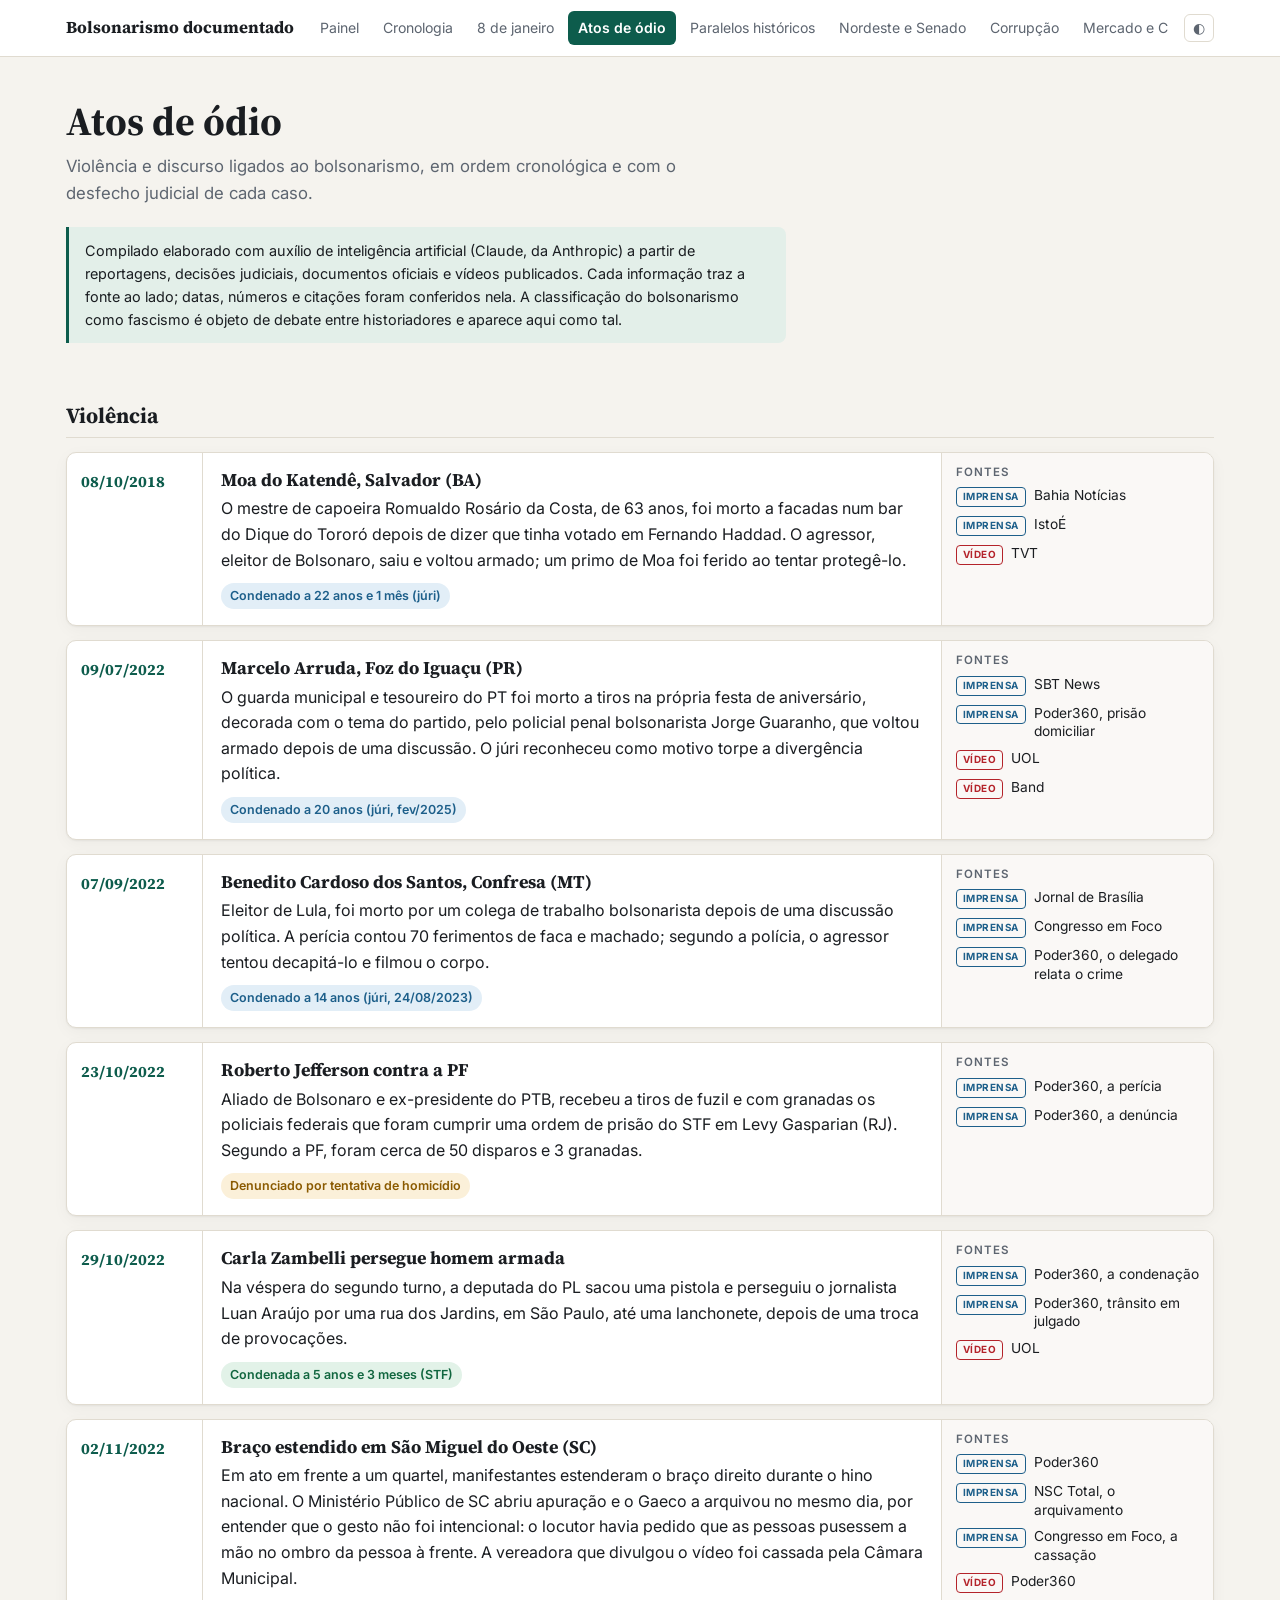
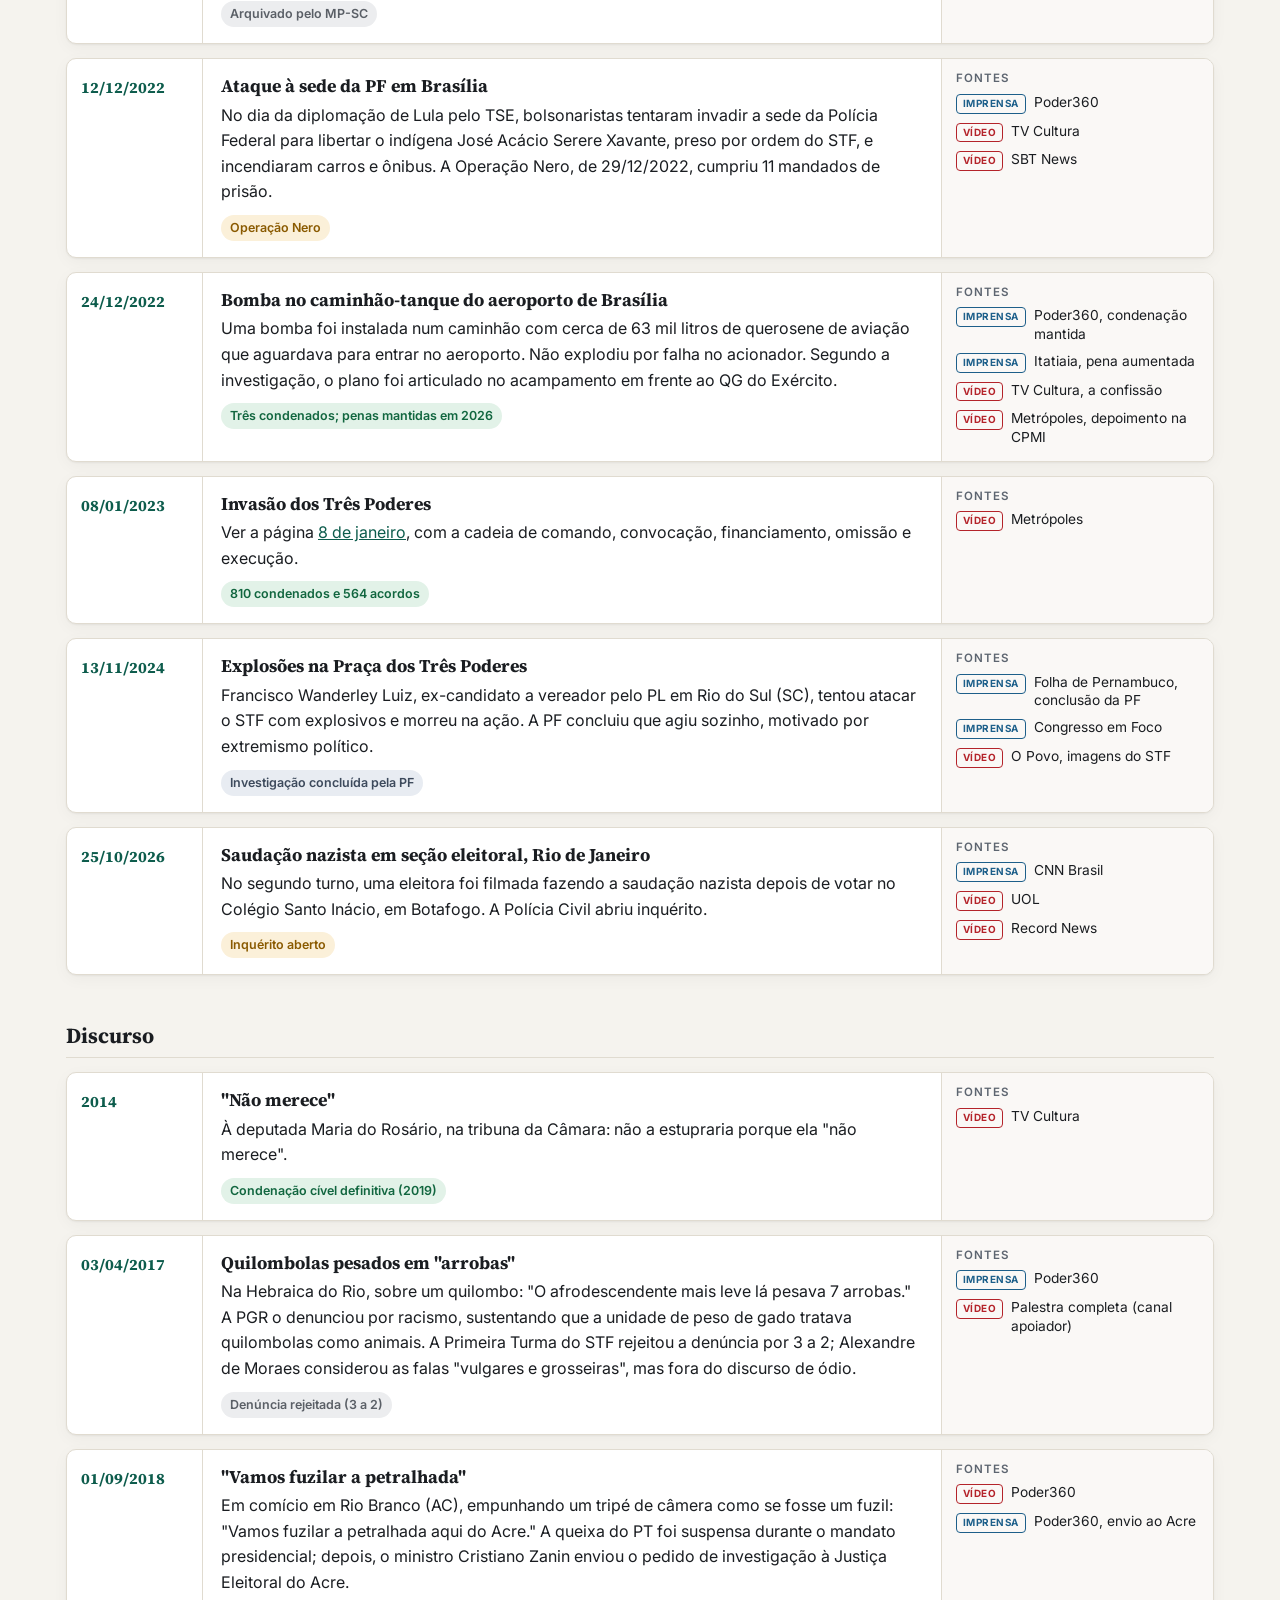
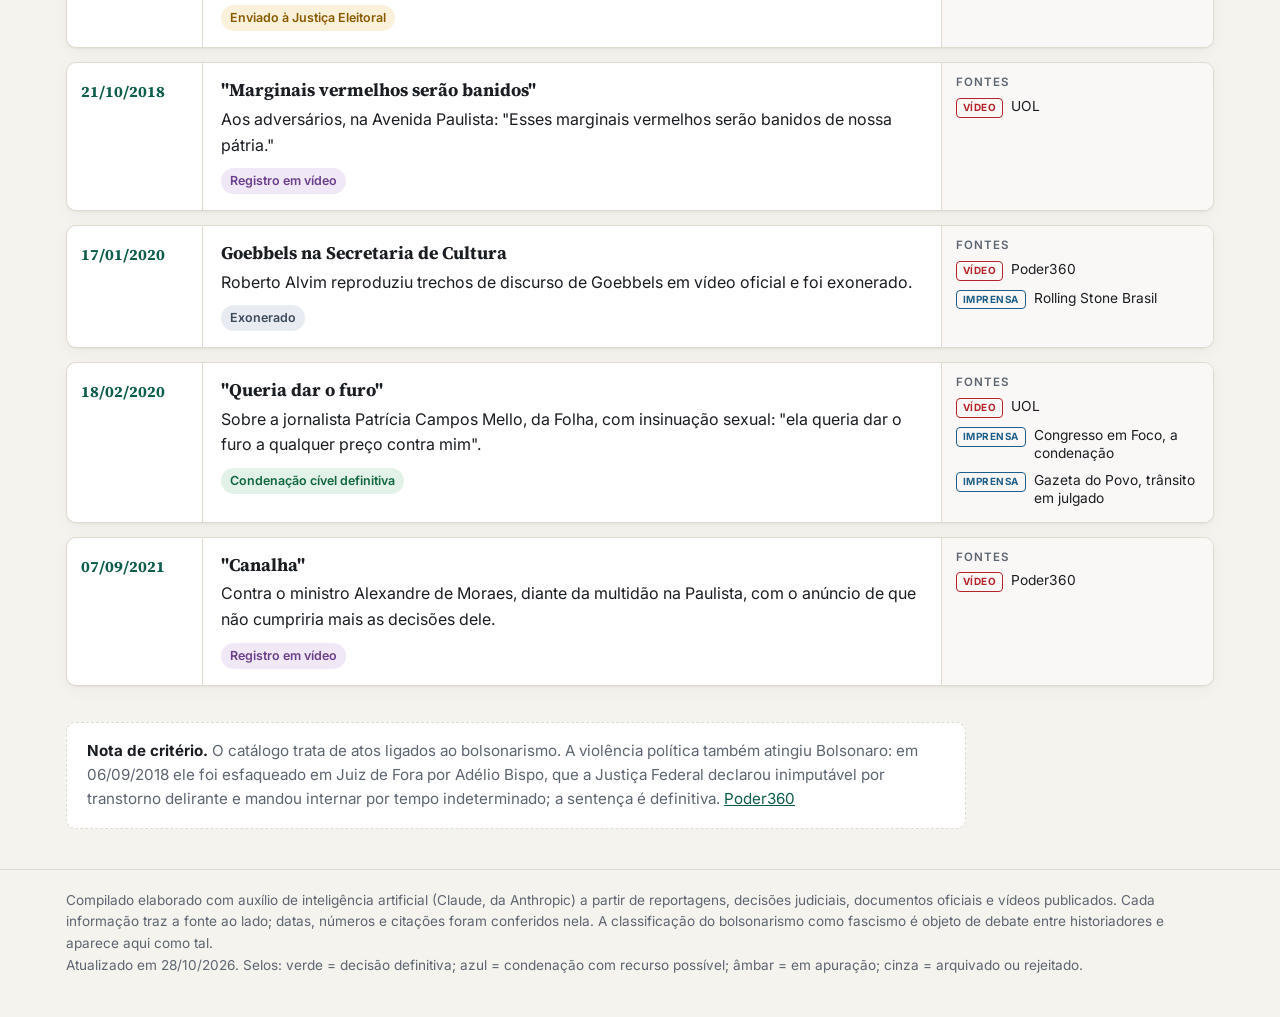
<file: atos-de-odio.html>
<!doctype html>
<html lang="pt-BR"><head><meta charset="utf-8">
<meta name="viewport" content="width=device-width,initial-scale=1">
<title>Atos de ódio · Bolsonarismo documentado</title>
<meta name="description" content="Compilado de fatos com fonte ao lado: cronologia, 8 de janeiro, atos de ódio, paralelos históricos.">
<meta property="og:title" content="Atos de ódio · Bolsonarismo documentado">
<meta property="og:description" content="Compilado de fatos com a fonte ao lado de cada informação.">
<link rel="preconnect" href="https://fonts.googleapis.com"><link rel="preconnect" href="https://fonts.gstatic.com" crossorigin>
<link href="https://fonts.googleapis.com/css2?family=Inter:wght@400;600;700&family=Source+Serif+4:opsz,wght@8..60,600;8..60,700&display=swap" rel="stylesheet">
<link rel="stylesheet" href="estilo.css">
<script>try{const t=localStorage.getItem('tema');if(t)document.documentElement.dataset.theme=t}catch(e){}</script>
</head><body>
<header class="top"><div class="wrap"><a class="brand" href="index.html">Bolsonarismo documentado</a>
<nav class="pages"><a href="index.html">Painel</a><a href="cronologia.html">Cronologia</a><a href="8-de-janeiro.html">8 de janeiro</a><a href="atos-de-odio.html" class=on>Atos de ódio</a><a href="paralelos.html">Paralelos históricos</a><a href="nordeste.html">Nordeste e Senado</a><a href="corrupcao.html">Corrupção</a><a href="economia.html">Mercado e Constituição</a><a href="mensagens.html">Mensagens enviadas</a></nav><button class="themebtn" title="Alternar tema claro/escuro">◐</button></div></header>
<main class="wrap"><section class="hero"><h1>Atos de ódio</h1><p class="sub">Violência e discurso ligados ao bolsonarismo, em ordem cronológica e com o desfecho judicial de cada caso.</p><div class="aviso">Compilado elaborado com auxílio de inteligência artificial (Claude, da Anthropic) a partir de reportagens, decisões judiciais, documentos oficiais e vídeos publicados. Cada informação traz a fonte ao lado; datas, números e citações foram conferidos nela. A classificação do bolsonarismo como fascismo é objeto de debate entre historiadores e aparece aqui como tal.</div></section><h2 class="sec">Violência</h2><div class="items"><article class="item"><div class="when">08/10/2018</div>
<div class="body"><h3>Moa do Katendê, Salvador (BA)</h3><p>O mestre de capoeira Romualdo Rosário da Costa, de 63 anos, foi morto a facadas num bar do Dique do Tororó depois de dizer que tinha votado em Fernando Haddad. O agressor, eleitor de Bolsonaro, saiu e voltou armado; um primo de Moa foi ferido ao tentar protegê-lo.</p><span class="status s-cond">Condenado a 22 anos e 1 mês (júri)</span></div>
<aside class="src"><h4>Fontes</h4><ul><li><a href="https://www.bahianoticias.com.br/noticia/241610-caso-moa-do-katende-juri-condena-paulo-sergio-ferreira-a-22-anos-e-1-mes-de-reclusao" target="_blank" rel="noopener"><span class="tag src-r">Imprensa</span><span class="t">Bahia Notícias</span></a></li><li><a href="https://istoe.com.br/barbeiro-e-condenado-a-22-anos-pela-morte-do-mestre-de-capoeira-moa-do-katende" target="_blank" rel="noopener"><span class="tag src-r">Imprensa</span><span class="t">IstoÉ</span></a></li><li><a href="https://www.youtube.com/watch?v=Rd0opW6seOw" target="_blank" rel="noopener"><span class="tag src-v">Vídeo</span><span class="t">TVT</span></a></li></ul></aside></article><article class="item"><div class="when">09/07/2022</div>
<div class="body"><h3>Marcelo Arruda, Foz do Iguaçu (PR)</h3><p>O guarda municipal e tesoureiro do PT foi morto a tiros na própria festa de aniversário, decorada com o tema do partido, pelo policial penal bolsonarista Jorge Guaranho, que voltou armado depois de uma discussão. O júri reconheceu como motivo torpe a divergência política.</p><span class="status s-cond">Condenado a 20 anos (júri, fev/2025)</span></div>
<aside class="src"><h4>Fontes</h4><ul><li><a href="https://sbtnews.sbt.com.br/noticia/brasil/jorge-guaranho-e-condenado-a-20-anos-de-prisao-pelo-assassinato-de-tesoureiro-do-pt" target="_blank" rel="noopener"><span class="tag src-r">Imprensa</span><span class="t">SBT News</span></a></li><li><a href="https://www.poder360.com.br/poder-justica/justica-autoriza-domiciliar-a-condenado-por-morte-de-petista/" target="_blank" rel="noopener"><span class="tag src-r">Imprensa</span><span class="t">Poder360, prisão domiciliar</span></a></li><li><a href="https://www.youtube.com/watch?v=CeTXug9SSXU" target="_blank" rel="noopener"><span class="tag src-v">Vídeo</span><span class="t">UOL</span></a></li><li><a href="https://www.youtube.com/watch?v=sWdXosTQdSA" target="_blank" rel="noopener"><span class="tag src-v">Vídeo</span><span class="t">Band</span></a></li></ul></aside></article><article class="item"><div class="when">07/09/2022</div>
<div class="body"><h3>Benedito Cardoso dos Santos, Confresa (MT)</h3><p>Eleitor de Lula, foi morto por um colega de trabalho bolsonarista depois de uma discussão política. A perícia contou 70 ferimentos de faca e machado; segundo a polícia, o agressor tentou decapitá-lo e filmou o corpo.</p><span class="status s-cond">Condenado a 14 anos (júri, 24/08/2023)</span></div>
<aside class="src"><h4>Fontes</h4><ul><li><a href="https://jornaldebrasilia.com.br/noticias/politica-e-poder/bolsonarista-que-matou-apoiador-de-lula-em-mt-e-condenado-a-14-anos-de-prisao/" target="_blank" rel="noopener"><span class="tag src-r">Imprensa</span><span class="t">Jornal de Brasília</span></a></li><li><a href="https://congressoemfoco.com.br/area/pais/bolsonarista-mata-apoiador-de-lula-a-facadas-por-motivacao-politica-diz-policia" target="_blank" rel="noopener"><span class="tag src-r">Imprensa</span><span class="t">Congresso em Foco</span></a></li><li><a href="https://www.poder360.com.br/eleicoes/assista-ao-delegado-relatar-crime-em-que-lulista-foi-morto-no-mt/" target="_blank" rel="noopener"><span class="tag src-r">Imprensa</span><span class="t">Poder360, o delegado relata o crime</span></a></li></ul></aside></article><article class="item"><div class="when">23/10/2022</div>
<div class="body"><h3>Roberto Jefferson contra a PF</h3><p>Aliado de Bolsonaro e ex-presidente do PTB, recebeu a tiros de fuzil e com granadas os policiais federais que foram cumprir uma ordem de prisão do STF em Levy Gasparian (RJ). Segundo a PF, foram cerca de 50 disparos e 3 granadas.</p><span class="status s-proc">Denunciado por tentativa de homicídio</span></div>
<aside class="src"><h4>Fontes</h4><ul><li><a href="https://www.poder360.com.br/justica/jefferson-deu-50-tiros-de-fuzil-e-jogou-3-granadas-diz-pf/" target="_blank" rel="noopener"><span class="tag src-r">Imprensa</span><span class="t">Poder360, a perícia</span></a></li><li><a href="https://www.poder360.com.br/justica/mpf-denuncia-roberto-jefferson-por-tentativa-de-homicidio/" target="_blank" rel="noopener"><span class="tag src-r">Imprensa</span><span class="t">Poder360, a denúncia</span></a></li></ul></aside></article><article class="item"><div class="when">29/10/2022</div>
<div class="body"><h3>Carla Zambelli persegue homem armada</h3><p>Na véspera do segundo turno, a deputada do PL sacou uma pistola e perseguiu o jornalista Luan Araújo por uma rua dos Jardins, em São Paulo, até uma lanchonete, depois de uma troca de provocações.</p><span class="status s-def">Condenada a 5 anos e 3 meses (STF)</span></div>
<aside class="src"><h4>Fontes</h4><ul><li><a href="https://www.poder360.com.br/poder-justica/stf-condena-zambelli-a-5-anos-e-3-meses-de-prisao/" target="_blank" rel="noopener"><span class="tag src-r">Imprensa</span><span class="t">Poder360, a condenação</span></a></li><li><a href="https://www.poder360.com.br/poder-justica/stf-torna-definitiva-condenacao-de-zambelli/" target="_blank" rel="noopener"><span class="tag src-r">Imprensa</span><span class="t">Poder360, trânsito em julgado</span></a></li><li><a href="https://www.youtube.com/watch?v=8FJbh33sGoc" target="_blank" rel="noopener"><span class="tag src-v">Vídeo</span><span class="t">UOL</span></a></li></ul></aside></article><article class="item"><div class="when">02/11/2022</div>
<div class="body"><h3>Braço estendido em São Miguel do Oeste (SC)</h3><p>Em ato em frente a um quartel, manifestantes estenderam o braço direito durante o hino nacional. O Ministério Público de SC abriu apuração e o Gaeco a arquivou no mesmo dia, por entender que o gesto não foi intencional: o locutor havia pedido que as pessoas pusessem a mão no ombro da pessoa à frente. A vereadora que divulgou o vídeo foi cassada pela Câmara Municipal.</p><span class="status s-arq">Arquivado pelo MP-SC</span></div>
<aside class="src"><h4>Fontes</h4><ul><li><a href="https://www.poder360.com.br/justica/mp-investiga-bolsonaristas-por-saudacao-nazista-em-sc/" target="_blank" rel="noopener"><span class="tag src-r">Imprensa</span><span class="t">Poder360</span></a></li><li><a href="https://www.nsctotal.com.br/?p=6602141" target="_blank" rel="noopener"><span class="tag src-r">Imprensa</span><span class="t">NSC Total, o arquivamento</span></a></li><li><a href="https://congressoemfoco.com.br/noticia/29570/vereadora-e-cassada-por-colegas-por-ter-denunciado-saudacao-nazista-em-ato-golpista" target="_blank" rel="noopener"><span class="tag src-r">Imprensa</span><span class="t">Congresso em Foco, a cassação</span></a></li><li><a href="https://www.youtube.com/watch?v=Xk7FPaeWqLM" target="_blank" rel="noopener"><span class="tag src-v">Vídeo</span><span class="t">Poder360</span></a></li></ul></aside></article><article class="item"><div class="when">12/12/2022</div>
<div class="body"><h3>Ataque à sede da PF em Brasília</h3><p>No dia da diplomação de Lula pelo TSE, bolsonaristas tentaram invadir a sede da Polícia Federal para libertar o indígena José Acácio Serere Xavante, preso por ordem do STF, e incendiaram carros e ônibus. A Operação Nero, de 29/12/2022, cumpriu 11 mandados de prisão.</p><span class="status s-proc">Operação Nero</span></div>
<aside class="src"><h4>Fontes</h4><ul><li><a href="https://www.poder360.com.br/justica/pf-faz-operacao-para-prender-acusados-de-vandalismo-em-brasilia/" target="_blank" rel="noopener"><span class="tag src-r">Imprensa</span><span class="t">Poder360</span></a></li><li><a href="https://www.youtube.com/watch?v=Fuiy-93X7p4" target="_blank" rel="noopener"><span class="tag src-v">Vídeo</span><span class="t">TV Cultura</span></a></li><li><a href="https://www.youtube.com/watch?v=l30I79RWI5Q" target="_blank" rel="noopener"><span class="tag src-v">Vídeo</span><span class="t">SBT News</span></a></li></ul></aside></article><article class="item"><div class="when">24/12/2022</div>
<div class="body"><h3>Bomba no caminhão-tanque do aeroporto de Brasília</h3><p>Uma bomba foi instalada num caminhão com cerca de 63 mil litros de querosene de aviação que aguardava para entrar no aeroporto. Não explodiu por falha no acionador. Segundo a investigação, o plano foi articulado no acampamento em frente ao QG do Exército.</p><span class="status s-def">Três condenados; penas mantidas em 2026</span></div>
<aside class="src"><h4>Fontes</h4><ul><li><a href="https://www.poder360.com.br/poder-justica/justica-mantem-condenacao-de-homem-por-atentado-a-bomba-no-df-em-2022/" target="_blank" rel="noopener"><span class="tag src-r">Imprensa</span><span class="t">Poder360, condenação mantida</span></a></li><li><a href="https://www.itatiaia.com.br/brasil/condenado-por-bomba-no-aeroporto-de-brasilia-tem-pena-aumentada-pela-justica/" target="_blank" rel="noopener"><span class="tag src-r">Imprensa</span><span class="t">Itatiaia, pena aumentada</span></a></li><li><a href="https://www.youtube.com/watch?v=2dinA3-G09k" target="_blank" rel="noopener"><span class="tag src-v">Vídeo</span><span class="t">TV Cultura, a confissão</span></a></li><li><a href="https://www.youtube.com/watch?v=JPTMA90Z4zg" target="_blank" rel="noopener"><span class="tag src-v">Vídeo</span><span class="t">Metrópoles, depoimento na CPMI</span></a></li></ul></aside></article><article class="item"><div class="when">08/01/2023</div>
<div class="body"><h3>Invasão dos Três Poderes</h3><p>Ver a página <a href="8-de-janeiro.html">8 de janeiro</a>, com a cadeia de comando, convocação, financiamento, omissão e execução.</p><span class="status s-def">810 condenados e 564 acordos</span></div>
<aside class="src"><h4>Fontes</h4><ul><li><a href="https://www.youtube.com/watch?v=nw3ohB194Qk" target="_blank" rel="noopener"><span class="tag src-v">Vídeo</span><span class="t">Metrópoles</span></a></li></ul></aside></article><article class="item"><div class="when">13/11/2024</div>
<div class="body"><h3>Explosões na Praça dos Três Poderes</h3><p>Francisco Wanderley Luiz, ex-candidato a vereador pelo PL em Rio do Sul (SC), tentou atacar o STF com explosivos e morreu na ação. A PF concluiu que agiu sozinho, motivado por extremismo político.</p><span class="status s-hist">Investigação concluída pela PF</span></div>
<aside class="src"><h4>Fontes</h4><ul><li><a href="https://www.folhape.com.br/politica/pf-conclui-que-homem-bomba-de-brasilia-agiu-sozinho-e-foi-motivado-por/407932/" target="_blank" rel="noopener"><span class="tag src-r">Imprensa</span><span class="t">Folha de Pernambuco, conclusão da PF</span></a></li><li><a href="https://congressoemfoco.com.br/area/pais/obsessao-e-odio-irmao-conta-como-homem-pacato-virou-autor-de-atentado" target="_blank" rel="noopener"><span class="tag src-r">Imprensa</span><span class="t">Congresso em Foco</span></a></li><li><a href="https://www.youtube.com/watch?v=fFW1Ft8GpvM" target="_blank" rel="noopener"><span class="tag src-v">Vídeo</span><span class="t">O Povo, imagens do STF</span></a></li></ul></aside></article><article class="item"><div class="when">25/10/2026</div>
<div class="body"><h3>Saudação nazista em seção eleitoral, Rio de Janeiro</h3><p>No segundo turno, uma eleitora foi filmada fazendo a saudação nazista depois de votar no Colégio Santo Inácio, em Botafogo. A Polícia Civil abriu inquérito.</p><span class="status s-proc">Inquérito aberto</span></div>
<aside class="src"><h4>Fontes</h4><ul><li><a href="https://www.cnnbrasil.com.br/nacional/sudeste/rj/policia-investiga-saudacao-nazista-feita-por-mulher-durante-votacao-no-rj/" target="_blank" rel="noopener"><span class="tag src-r">Imprensa</span><span class="t">CNN Brasil</span></a></li><li><a href="https://www.youtube.com/watch?v=bg5dlLRBvO0" target="_blank" rel="noopener"><span class="tag src-v">Vídeo</span><span class="t">UOL</span></a></li><li><a href="https://www.youtube.com/watch?v=eEBkGyyb4xY" target="_blank" rel="noopener"><span class="tag src-v">Vídeo</span><span class="t">Record News</span></a></li></ul></aside></article></div><h2 class="sec">Discurso</h2><div class="items"><article class="item"><div class="when">2014</div>
<div class="body"><h3>&quot;Não merece&quot;</h3><p>À deputada Maria do Rosário, na tribuna da Câmara: não a estupraria porque ela "não merece".</p><span class="status s-def">Condenação cível definitiva (2019)</span></div>
<aside class="src"><h4>Fontes</h4><ul><li><a href="https://www.youtube.com/watch?v=vzNva866hiw" target="_blank" rel="noopener"><span class="tag src-v">Vídeo</span><span class="t">TV Cultura</span></a></li></ul></aside></article><article class="item"><div class="when">03/04/2017</div>
<div class="body"><h3>Quilombolas pesados em &quot;arrobas&quot;</h3><p>Na Hebraica do Rio, sobre um quilombo: "O afrodescendente mais leve lá pesava 7 arrobas." A PGR o denunciou por racismo, sustentando que a unidade de peso de gado tratava quilombolas como animais. A Primeira Turma do STF rejeitou a denúncia por 3 a 2; Alexandre de Moraes considerou as falas "vulgares e grosseiras", mas fora do discurso de ódio.</p><span class="status s-arq">Denúncia rejeitada (3 a 2)</span></div>
<aside class="src"><h4>Fontes</h4><ul><li><a href="https://www.poder360.com.br/congresso/por-3-a-2-stf-rejeita-denuncia-de-racismo-contra-bolsonaro/" target="_blank" rel="noopener"><span class="tag src-r">Imprensa</span><span class="t">Poder360</span></a></li><li><a href="https://www.youtube.com/watch?v=LPj4KyLw8Wc" target="_blank" rel="noopener"><span class="tag src-v">Vídeo</span><span class="t">Palestra completa (canal apoiador)</span></a></li></ul></aside></article><article class="item"><div class="when">01/09/2018</div>
<div class="body"><h3>&quot;Vamos fuzilar a petralhada&quot;</h3><p>Em comício em Rio Branco (AC), empunhando um tripé de câmera como se fosse um fuzil: "Vamos fuzilar a petralhada aqui do Acre." A queixa do PT foi suspensa durante o mandato presidencial; depois, o ministro Cristiano Zanin enviou o pedido de investigação à Justiça Eleitoral do Acre.</p><span class="status s-proc">Enviado à Justiça Eleitoral</span></div>
<aside class="src"><h4>Fontes</h4><ul><li><a href="https://www.youtube.com/watch?v=p0eMLhCcbyQ" target="_blank" rel="noopener"><span class="tag src-v">Vídeo</span><span class="t">Poder360</span></a></li><li><a href="https://www.poder360.com.br/justica/zanin-envia-acao-contra-bolsonaro-para-a-justica-do-acre/" target="_blank" rel="noopener"><span class="tag src-r">Imprensa</span><span class="t">Poder360, envio ao Acre</span></a></li></ul></aside></article><article class="item"><div class="when">21/10/2018</div>
<div class="body"><h3>&quot;Marginais vermelhos serão banidos&quot;</h3><p>Aos adversários, na Avenida Paulista: "Esses marginais vermelhos serão banidos de nossa pátria."</p><span class="status s-fala">Registro em vídeo</span></div>
<aside class="src"><h4>Fontes</h4><ul><li><a href="https://www.youtube.com/watch?v=6AkDNfmi7zs" target="_blank" rel="noopener"><span class="tag src-v">Vídeo</span><span class="t">UOL</span></a></li></ul></aside></article><article class="item"><div class="when">17/01/2020</div>
<div class="body"><h3>Goebbels na Secretaria de Cultura</h3><p>Roberto Alvim reproduziu trechos de discurso de Goebbels em vídeo oficial e foi exonerado.</p><span class="status s-hist">Exonerado</span></div>
<aside class="src"><h4>Fontes</h4><ul><li><a href="https://www.youtube.com/watch?v=3lycKFW6ZHQ" target="_blank" rel="noopener"><span class="tag src-v">Vídeo</span><span class="t">Poder360</span></a></li><li><a href="https://rollingstone.com.br/noticia/roberto-alvim-e-demitido-da-secretaria-da-cultura-apos-video-com-citacao-goebbels-e-musica-que-mudou-vida-de-hitler/" target="_blank" rel="noopener"><span class="tag src-r">Imprensa</span><span class="t">Rolling Stone Brasil</span></a></li></ul></aside></article><article class="item"><div class="when">18/02/2020</div>
<div class="body"><h3>&quot;Queria dar o furo&quot;</h3><p>Sobre a jornalista Patrícia Campos Mello, da Folha, com insinuação sexual: "ela queria dar o furo a qualquer preço contra mim".</p><span class="status s-def">Condenação cível definitiva</span></div>
<aside class="src"><h4>Fontes</h4><ul><li><a href="https://www.youtube.com/watch?v=znEDvZqXA_U" target="_blank" rel="noopener"><span class="tag src-v">Vídeo</span><span class="t">UOL</span></a></li><li><a href="https://www.congressoemfoco.com.br/noticia/38159/justica-condena-bolsonaro-a-indenizar-jornalista-por-fala-machista" target="_blank" rel="noopener"><span class="tag src-r">Imprensa</span><span class="t">Congresso em Foco, a condenação</span></a></li><li><a href="https://www.gazetadopovo.com.br/republica/bolsonaro-e-condenado-pela-2a-vez-por-dizer-que-jornalista-queria-dar-o-furo/" target="_blank" rel="noopener"><span class="tag src-r">Imprensa</span><span class="t">Gazeta do Povo, trânsito em julgado</span></a></li></ul></aside></article><article class="item"><div class="when">07/09/2021</div>
<div class="body"><h3>&quot;Canalha&quot;</h3><p>Contra o ministro Alexandre de Moraes, diante da multidão na Paulista, com o anúncio de que não cumpriria mais as decisões dele.</p><span class="status s-fala">Registro em vídeo</span></div>
<aside class="src"><h4>Fontes</h4><ul><li><a href="https://www.youtube.com/watch?v=KlegrVXXQZI" target="_blank" rel="noopener"><span class="tag src-v">Vídeo</span><span class="t">Poder360</span></a></li></ul></aside></article></div><div class="counter"><b>Nota de critério.</b> O catálogo trata de atos ligados ao bolsonarismo. A violência política também atingiu Bolsonaro: em 06/09/2018 ele foi esfaqueado em Juiz de Fora por Adélio Bispo, que a Justiça Federal declarou inimputável por transtorno delirante e mandou internar por tempo indeterminado; a sentença é definitiva. <a href="https://www.poder360.com.br/justica/justica-absolve-adelio-e-determina-internacao-bolsonaro-diz-que-vai-recorrer/" target="_blank" rel="noopener">Poder360</a></div></main><footer><div class="wrap">Compilado elaborado com auxílio de inteligência artificial (Claude, da Anthropic) a partir de reportagens, decisões judiciais, documentos oficiais e vídeos publicados. Cada informação traz a fonte ao lado; datas, números e citações foram conferidos nela. A classificação do bolsonarismo como fascismo é objeto de debate entre historiadores e aparece aqui como tal.<br>Atualizado em 28/10/2026. Selos: verde = decisão definitiva; azul = condenação com recurso possível; âmbar = em apuração; cinza = arquivado ou rejeitado.</div></footer>
<script>
document.querySelectorAll('button.copy').forEach(b=>{
  b.addEventListener('click',async()=>{
    const t=document.getElementById(b.dataset.for).dataset.raw;
    try{await navigator.clipboard.writeText(t);}catch(e){
      const a=document.createElement('textarea');a.value=t;document.body.appendChild(a);a.select();document.execCommand('copy');a.remove();}
    const o=b.textContent;b.textContent='Copiado';setTimeout(()=>b.textContent=o,1500);
  });
});
const tb=document.querySelector('.themebtn');
if(tb){tb.addEventListener('click',()=>{
  const r=document.documentElement;const dark=r.dataset.theme?r.dataset.theme==='dark':matchMedia('(prefers-color-scheme: dark)').matches;
  r.dataset.theme=dark?'light':'dark';try{localStorage.setItem('tema',r.dataset.theme)}catch(e){}
});}
</script></body></html>
</file>
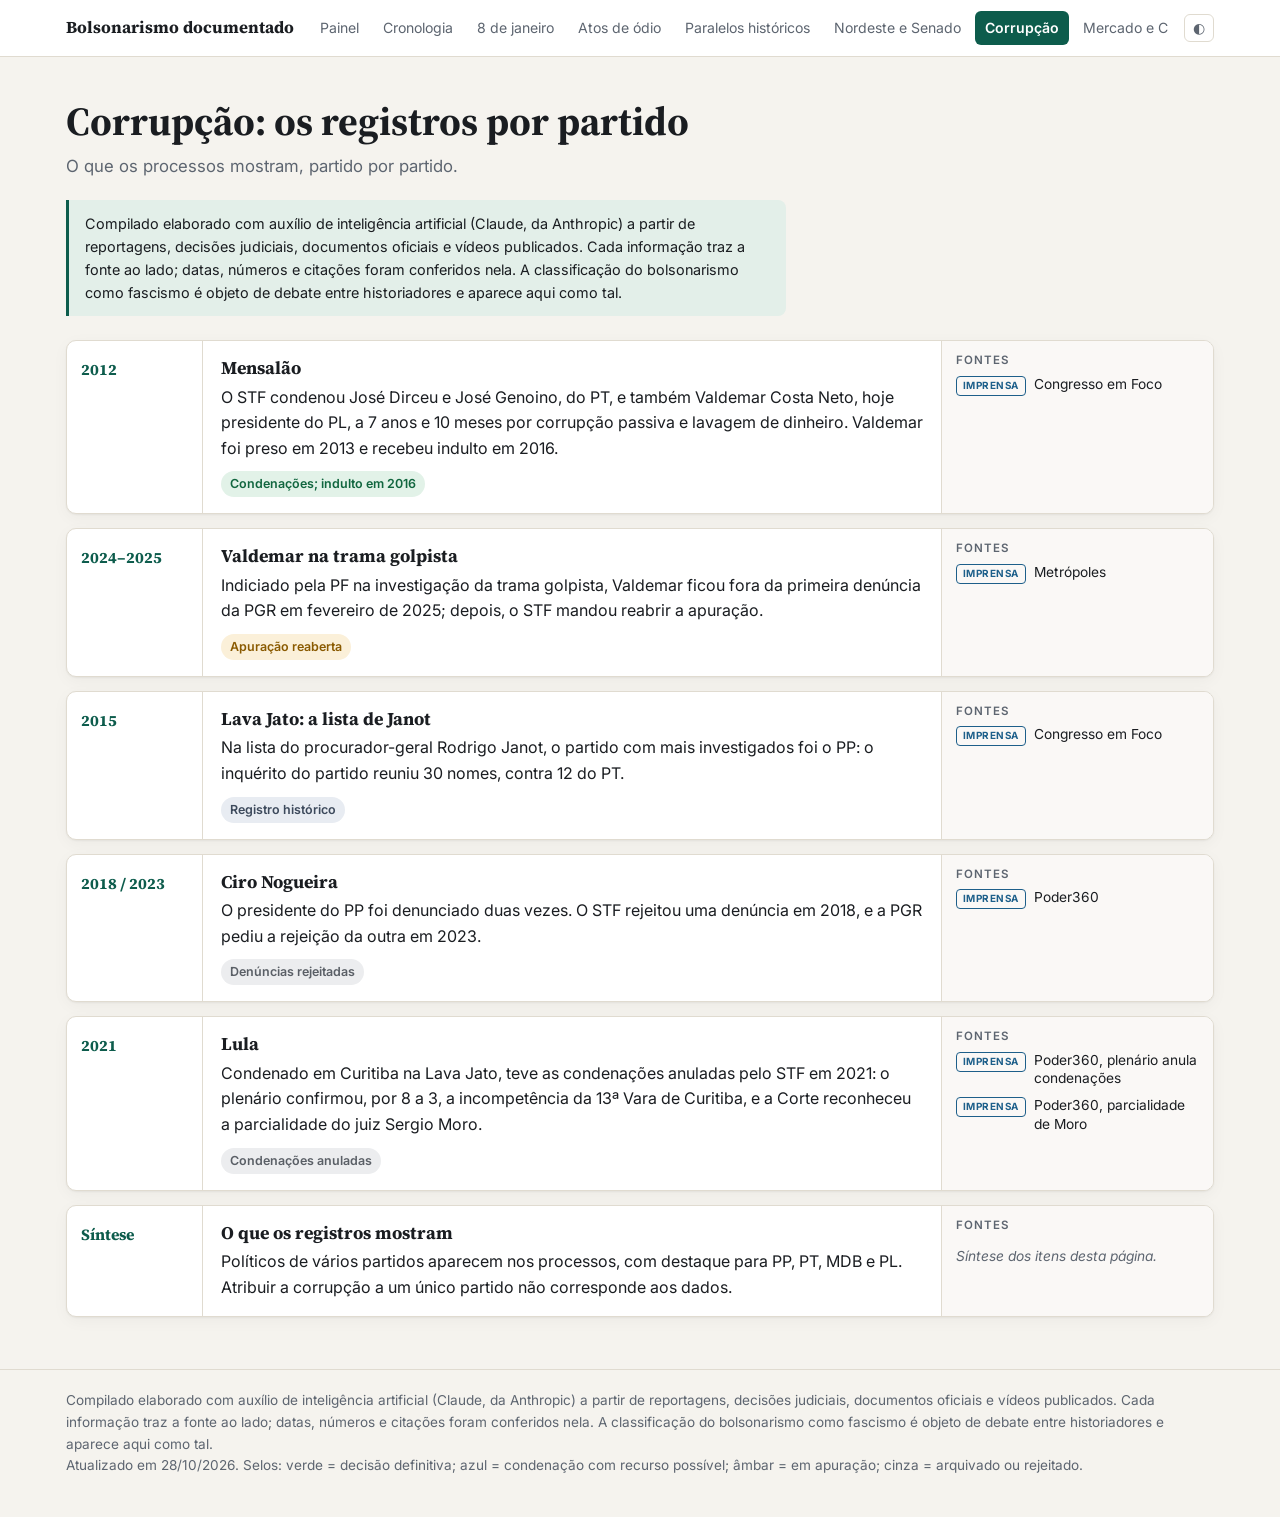
<file: corrupcao.html>
<!doctype html>
<html lang="pt-BR"><head><meta charset="utf-8">
<meta name="viewport" content="width=device-width,initial-scale=1">
<title>Corrupção · Bolsonarismo documentado</title>
<meta name="description" content="Compilado de fatos com fonte ao lado: cronologia, 8 de janeiro, atos de ódio, paralelos históricos.">
<meta property="og:title" content="Corrupção · Bolsonarismo documentado">
<meta property="og:description" content="Compilado de fatos com a fonte ao lado de cada informação.">
<link rel="preconnect" href="https://fonts.googleapis.com"><link rel="preconnect" href="https://fonts.gstatic.com" crossorigin>
<link href="https://fonts.googleapis.com/css2?family=Inter:wght@400;600;700&family=Source+Serif+4:opsz,wght@8..60,600;8..60,700&display=swap" rel="stylesheet">
<link rel="stylesheet" href="estilo.css">
<script>try{const t=localStorage.getItem('tema');if(t)document.documentElement.dataset.theme=t}catch(e){}</script>
</head><body>
<header class="top"><div class="wrap"><a class="brand" href="index.html">Bolsonarismo documentado</a>
<nav class="pages"><a href="index.html">Painel</a><a href="cronologia.html">Cronologia</a><a href="8-de-janeiro.html">8 de janeiro</a><a href="atos-de-odio.html">Atos de ódio</a><a href="paralelos.html">Paralelos históricos</a><a href="nordeste.html">Nordeste e Senado</a><a href="corrupcao.html" class=on>Corrupção</a><a href="economia.html">Mercado e Constituição</a><a href="mensagens.html">Mensagens enviadas</a></nav><button class="themebtn" title="Alternar tema claro/escuro">◐</button></div></header>
<main class="wrap"><section class="hero"><h1>Corrupção: os registros por partido</h1><p class="sub">O que os processos mostram, partido por partido.</p><div class="aviso">Compilado elaborado com auxílio de inteligência artificial (Claude, da Anthropic) a partir de reportagens, decisões judiciais, documentos oficiais e vídeos publicados. Cada informação traz a fonte ao lado; datas, números e citações foram conferidos nela. A classificação do bolsonarismo como fascismo é objeto de debate entre historiadores e aparece aqui como tal.</div></section><div class="items"><article class="item"><div class="when">2012</div>
<div class="body"><h3>Mensalão</h3><p>O STF condenou José Dirceu e José Genoino, do PT, e também Valdemar Costa Neto, hoje presidente do PL, a 7 anos e 10 meses por corrupção passiva e lavagem de dinheiro. Valdemar foi preso em 2013 e recebeu indulto em 2016.</p><span class="status s-def">Condenações; indulto em 2016</span></div>
<aside class="src"><h4>Fontes</h4><ul><li><a href="https://congressoemfoco.com.br/noticias/stf-concede-perdao-a-valdemar-costa-neto-condenado-no-mensalao" target="_blank" rel="noopener"><span class="tag src-r">Imprensa</span><span class="t">Congresso em Foco</span></a></li></ul></aside></article><article class="item"><div class="when">2024–2025</div>
<div class="body"><h3>Valdemar na trama golpista</h3><p>Indiciado pela PF na investigação da trama golpista, Valdemar ficou fora da primeira denúncia da PGR em fevereiro de 2025; depois, o STF mandou reabrir a apuração.</p><span class="status s-proc">Apuração reaberta</span></div>
<aside class="src"><h4>Fontes</h4><ul><li><a href="https://www.metropoles.com/colunas/igor-gadelha/indiciado-pela-pf-valdemar-escapa-de-1a-denuncia-da-pgr" target="_blank" rel="noopener"><span class="tag src-r">Imprensa</span><span class="t">Metrópoles</span></a></li></ul></aside></article><article class="item"><div class="when">2015</div>
<div class="body"><h3>Lava Jato: a lista de Janot</h3><p>Na lista do procurador-geral Rodrigo Janot, o partido com mais investigados foi o PP: o inquérito do partido reuniu 30 nomes, contra 12 do PT.</p><span class="status s-hist">Registro histórico</span></div>
<aside class="src"><h4>Fontes</h4><ul><li><a href="https://congressoemfoco.com.br/noticias/lava-jato-teori-fatia-principal-inquerito-e-inclui-lula-renan-e-cunha-entre-os-investigados" target="_blank" rel="noopener"><span class="tag src-r">Imprensa</span><span class="t">Congresso em Foco</span></a></li></ul></aside></article><article class="item"><div class="when">2018 / 2023</div>
<div class="body"><h3>Ciro Nogueira</h3><p>O presidente do PP foi denunciado duas vezes. O STF rejeitou uma denúncia em 2018, e a PGR pediu a rejeição da outra em 2023.</p><span class="status s-arq">Denúncias rejeitadas</span></div>
<aside class="src"><h4>Fontes</h4><ul><li><a href="https://www.poder360.com.br/justica/pgr-volta-atras-e-pede-rejeicao-de-denuncia-contra-ciro-nogueira/" target="_blank" rel="noopener"><span class="tag src-r">Imprensa</span><span class="t">Poder360</span></a></li></ul></aside></article><article class="item"><div class="when">2021</div>
<div class="body"><h3>Lula</h3><p>Condenado em Curitiba na Lava Jato, teve as condenações anuladas pelo STF em 2021: o plenário confirmou, por 8 a 3, a incompetência da 13ª Vara de Curitiba, e a Corte reconheceu a parcialidade do juiz Sergio Moro.</p><span class="status s-arq">Condenações anuladas</span></div>
<aside class="src"><h4>Fontes</h4><ul><li><a href="https://www.poder360.com.br/justica/stf-confirma-anulacao-das-decisoes-da-justica-de-curitiba/" target="_blank" rel="noopener"><span class="tag src-r">Imprensa</span><span class="t">Poder360, plenário anula condenações</span></a></li><li><a href="https://www.poder360.com.br/justica/stf-forma-maioria-para-manter-parcialidade-de-moro-em-processo-contra-lula/" target="_blank" rel="noopener"><span class="tag src-r">Imprensa</span><span class="t">Poder360, parcialidade de Moro</span></a></li></ul></aside></article><article class="item"><div class="when">Síntese</div>
<div class="body"><h3>O que os registros mostram</h3><p>Políticos de vários partidos aparecem nos processos, com destaque para PP, PT, MDB e PL. Atribuir a corrupção a um único partido não corresponde aos dados.</p></div>
<aside class="src"><h4>Fontes</h4><p class="none">Síntese dos itens desta página.</p></aside></article></div></main><footer><div class="wrap">Compilado elaborado com auxílio de inteligência artificial (Claude, da Anthropic) a partir de reportagens, decisões judiciais, documentos oficiais e vídeos publicados. Cada informação traz a fonte ao lado; datas, números e citações foram conferidos nela. A classificação do bolsonarismo como fascismo é objeto de debate entre historiadores e aparece aqui como tal.<br>Atualizado em 28/10/2026. Selos: verde = decisão definitiva; azul = condenação com recurso possível; âmbar = em apuração; cinza = arquivado ou rejeitado.</div></footer>
<script>
document.querySelectorAll('button.copy').forEach(b=>{
  b.addEventListener('click',async()=>{
    const t=document.getElementById(b.dataset.for).dataset.raw;
    try{await navigator.clipboard.writeText(t);}catch(e){
      const a=document.createElement('textarea');a.value=t;document.body.appendChild(a);a.select();document.execCommand('copy');a.remove();}
    const o=b.textContent;b.textContent='Copiado';setTimeout(()=>b.textContent=o,1500);
  });
});
const tb=document.querySelector('.themebtn');
if(tb){tb.addEventListener('click',()=>{
  const r=document.documentElement;const dark=r.dataset.theme?r.dataset.theme==='dark':matchMedia('(prefers-color-scheme: dark)').matches;
  r.dataset.theme=dark?'light':'dark';try{localStorage.setItem('tema',r.dataset.theme)}catch(e){}
});}
</script></body></html>
</file>
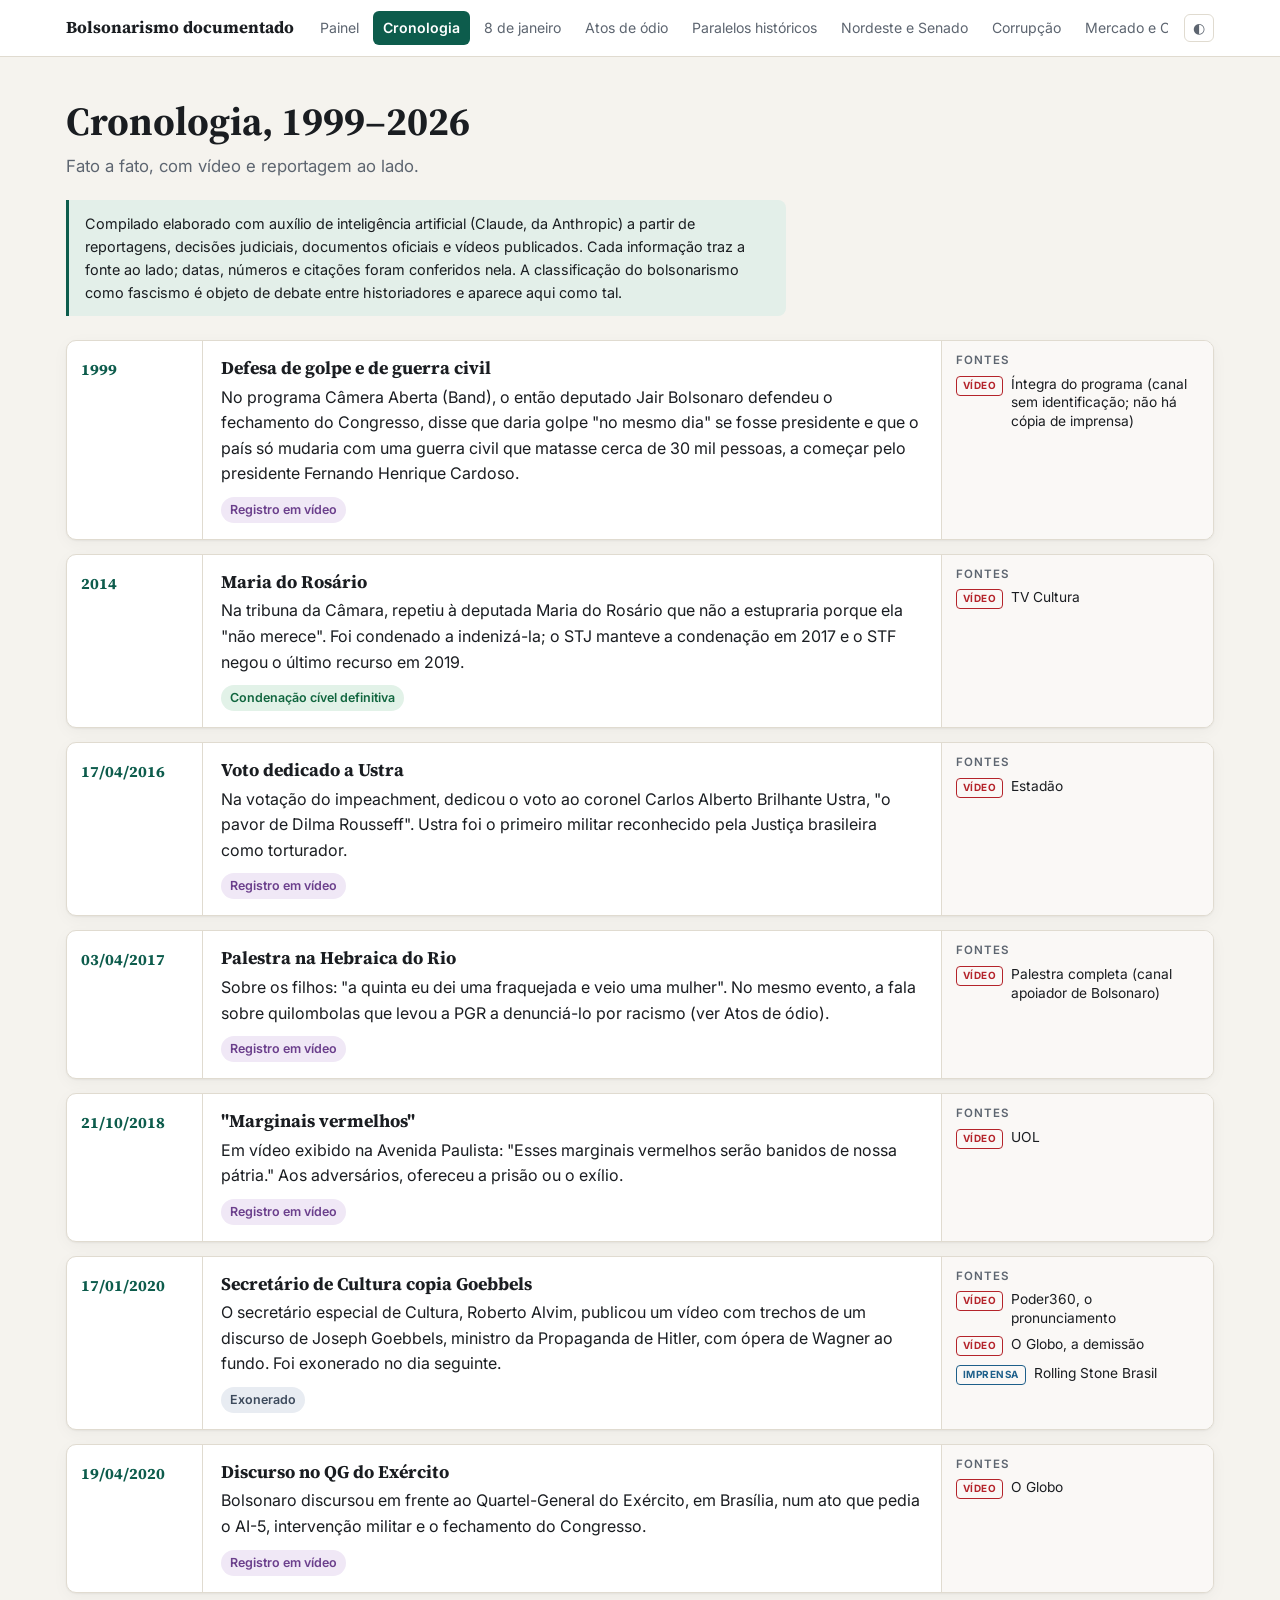
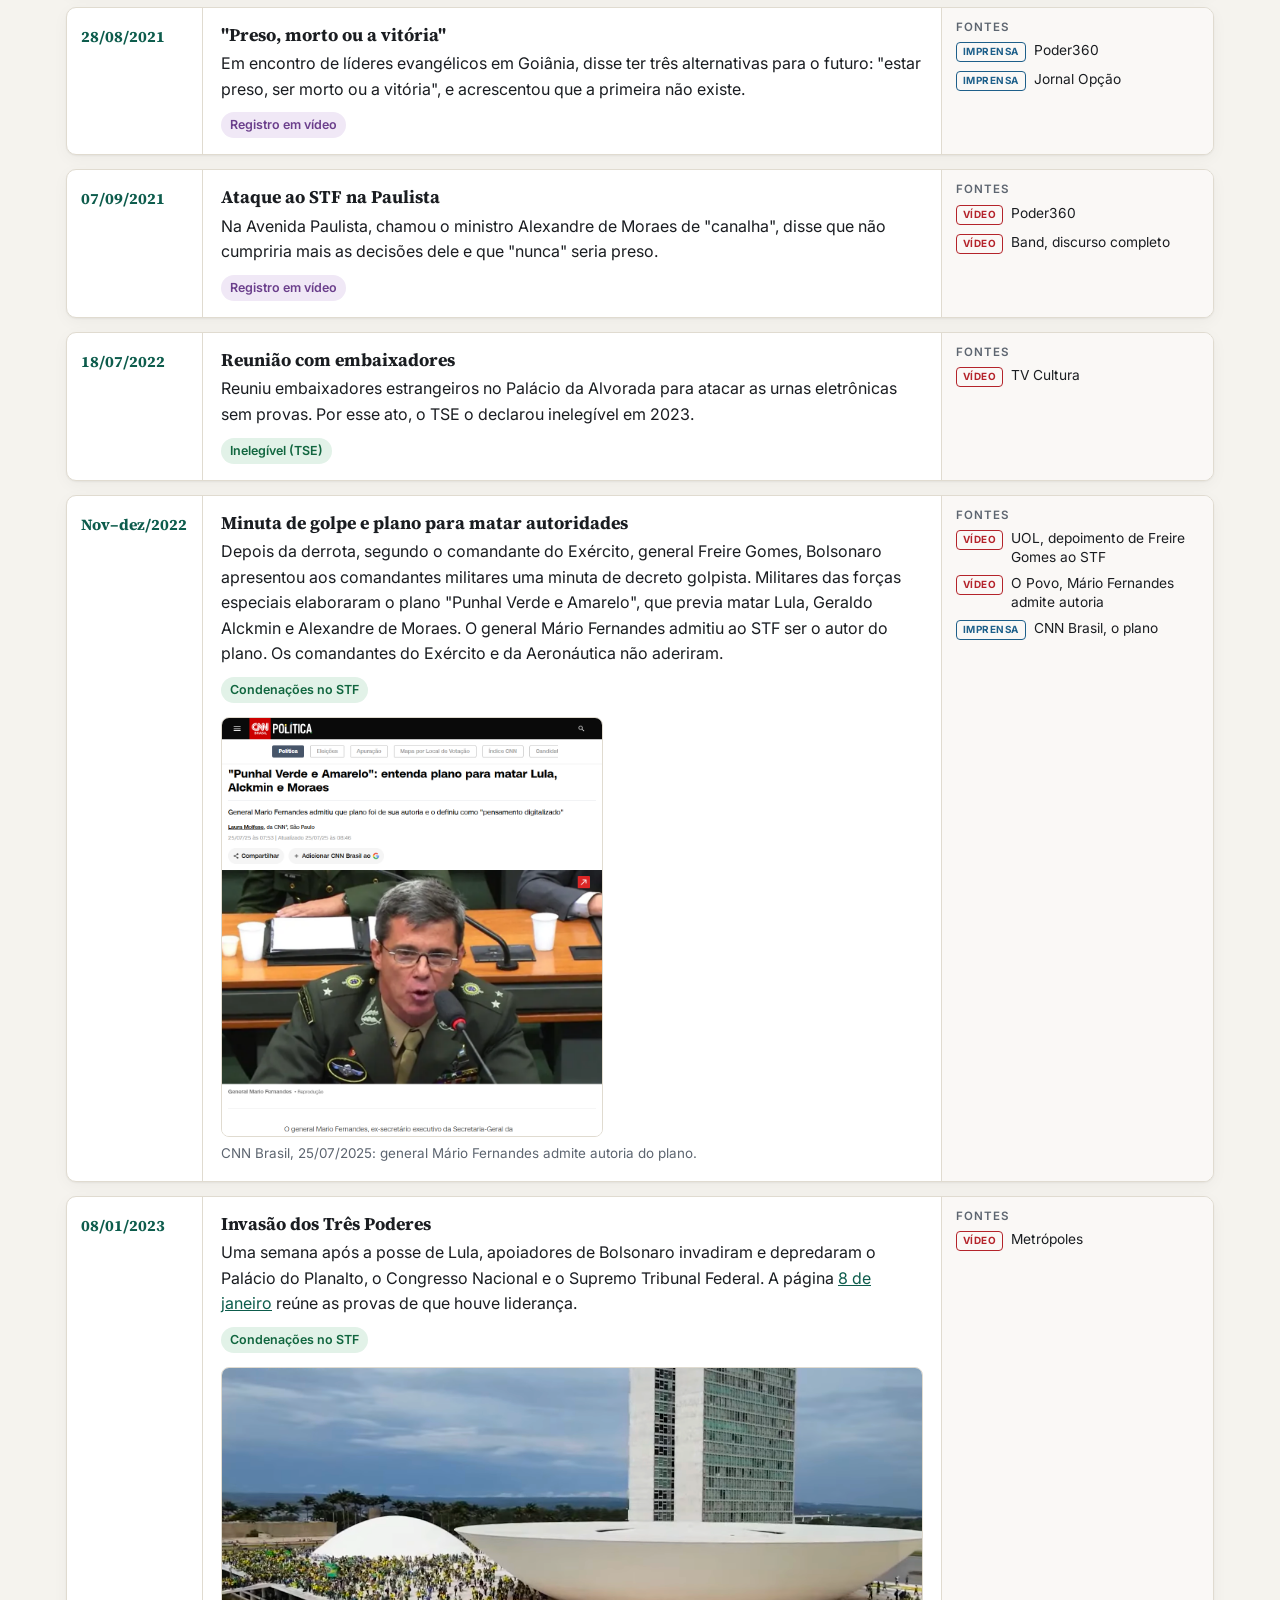
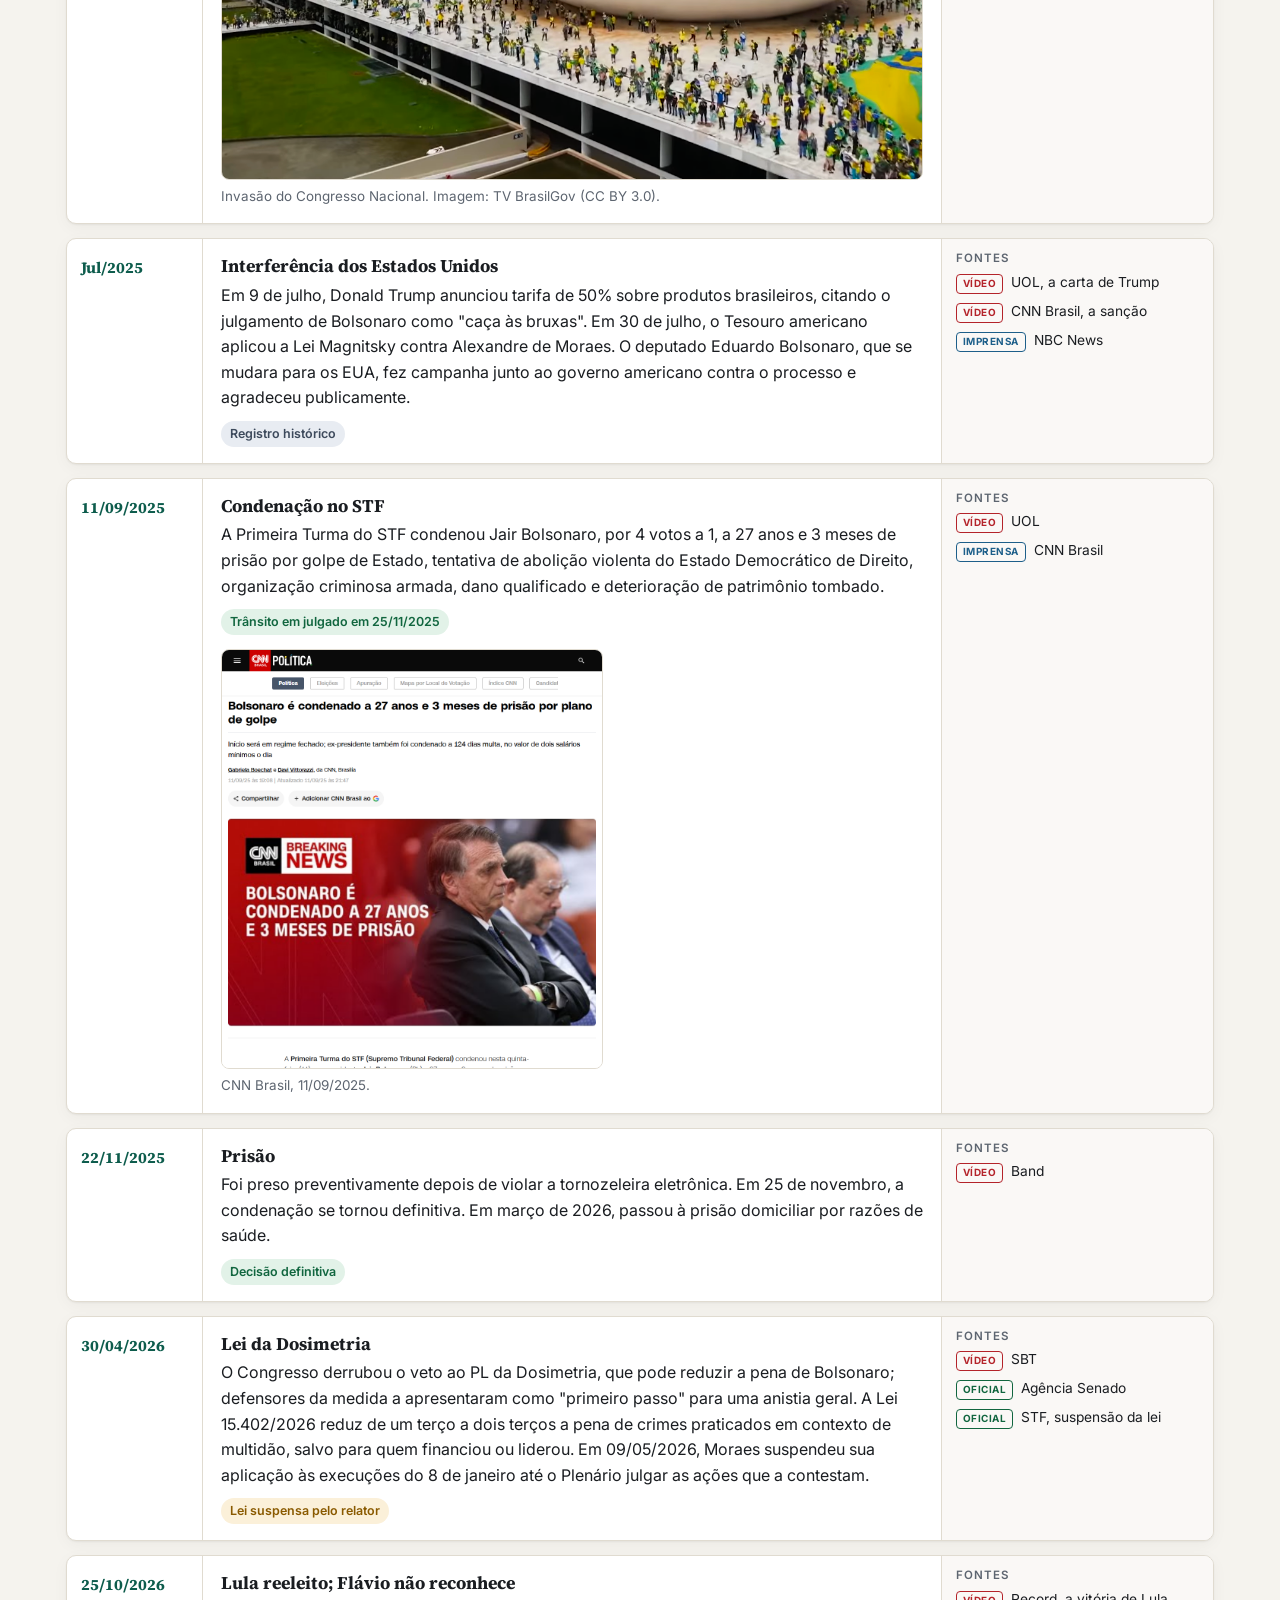
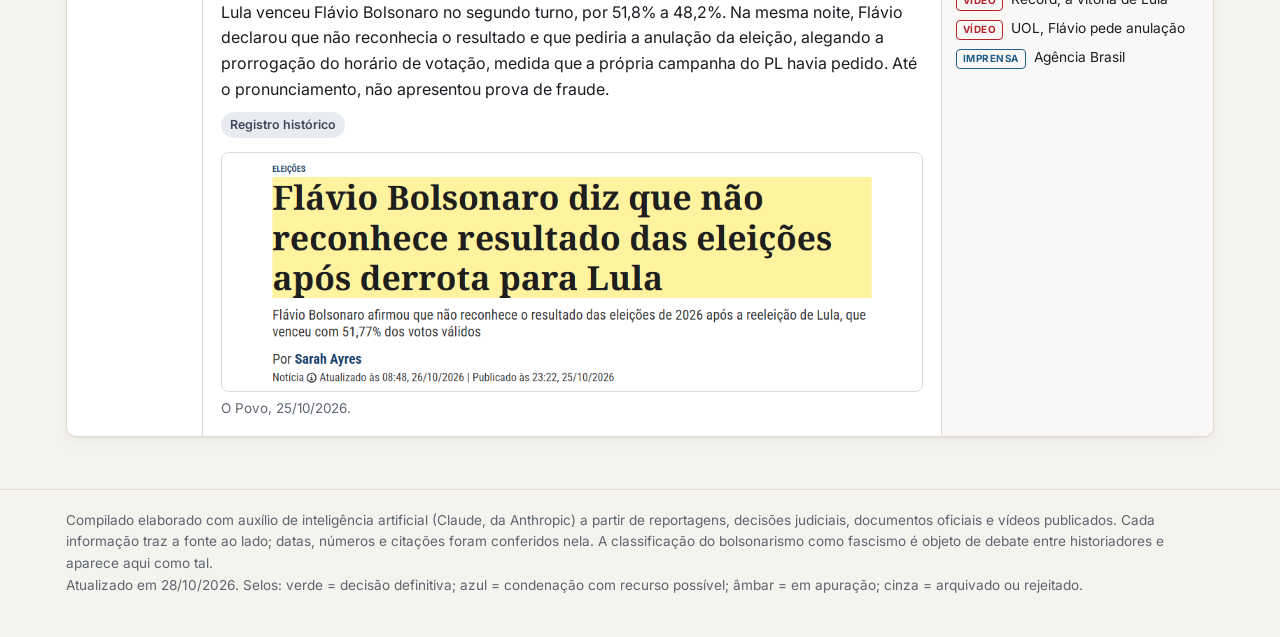
<file: cronologia.html>
<!doctype html>
<html lang="pt-BR"><head><meta charset="utf-8">
<meta name="viewport" content="width=device-width,initial-scale=1">
<title>Cronologia · Bolsonarismo documentado</title>
<meta name="description" content="Compilado de fatos com fonte ao lado: cronologia, 8 de janeiro, atos de ódio, paralelos históricos.">
<meta property="og:title" content="Cronologia · Bolsonarismo documentado">
<meta property="og:description" content="Compilado de fatos com a fonte ao lado de cada informação.">
<link rel="preconnect" href="https://fonts.googleapis.com"><link rel="preconnect" href="https://fonts.gstatic.com" crossorigin>
<link href="https://fonts.googleapis.com/css2?family=Inter:wght@400;600;700&family=Source+Serif+4:opsz,wght@8..60,600;8..60,700&display=swap" rel="stylesheet">
<link rel="stylesheet" href="estilo.css">
<script>try{const t=localStorage.getItem('tema');if(t)document.documentElement.dataset.theme=t}catch(e){}</script>
</head><body>
<header class="top"><div class="wrap"><a class="brand" href="index.html">Bolsonarismo documentado</a>
<nav class="pages"><a href="index.html">Painel</a><a href="cronologia.html" class=on>Cronologia</a><a href="8-de-janeiro.html">8 de janeiro</a><a href="atos-de-odio.html">Atos de ódio</a><a href="paralelos.html">Paralelos históricos</a><a href="nordeste.html">Nordeste e Senado</a><a href="corrupcao.html">Corrupção</a><a href="economia.html">Mercado e Constituição</a><a href="mensagens.html">Mensagens enviadas</a></nav><button class="themebtn" title="Alternar tema claro/escuro">◐</button></div></header>
<main class="wrap"><section class="hero"><h1>Cronologia, 1999–2026</h1><p class="sub">Fato a fato, com vídeo e reportagem ao lado.</p><div class="aviso">Compilado elaborado com auxílio de inteligência artificial (Claude, da Anthropic) a partir de reportagens, decisões judiciais, documentos oficiais e vídeos publicados. Cada informação traz a fonte ao lado; datas, números e citações foram conferidos nela. A classificação do bolsonarismo como fascismo é objeto de debate entre historiadores e aparece aqui como tal.</div></section><div class="items"><article class="item"><div class="when">1999</div>
<div class="body"><h3>Defesa de golpe e de guerra civil</h3><p>No programa Câmera Aberta (Band), o então deputado Jair Bolsonaro defendeu o fechamento do Congresso, disse que daria golpe "no mesmo dia" se fosse presidente e que o país só mudaria com uma guerra civil que matasse cerca de 30 mil pessoas, a começar pelo presidente Fernando Henrique Cardoso.</p><span class="status s-fala">Registro em vídeo</span></div>
<aside class="src"><h4>Fontes</h4><ul><li><a href="https://www.youtube.com/watch?v=qIDyw9QKIvw" target="_blank" rel="noopener"><span class="tag src-v">Vídeo</span><span class="t">Íntegra do programa (canal sem identificação; não há cópia de imprensa)</span></a></li></ul></aside></article><article class="item"><div class="when">2014</div>
<div class="body"><h3>Maria do Rosário</h3><p>Na tribuna da Câmara, repetiu à deputada Maria do Rosário que não a estupraria porque ela "não merece". Foi condenado a indenizá-la; o STJ manteve a condenação em 2017 e o STF negou o último recurso em 2019.</p><span class="status s-def">Condenação cível definitiva</span></div>
<aside class="src"><h4>Fontes</h4><ul><li><a href="https://www.youtube.com/watch?v=vzNva866hiw" target="_blank" rel="noopener"><span class="tag src-v">Vídeo</span><span class="t">TV Cultura</span></a></li></ul></aside></article><article class="item"><div class="when">17/04/2016</div>
<div class="body"><h3>Voto dedicado a Ustra</h3><p>Na votação do impeachment, dedicou o voto ao coronel Carlos Alberto Brilhante Ustra, "o pavor de Dilma Rousseff". Ustra foi o primeiro militar reconhecido pela Justiça brasileira como torturador.</p><span class="status s-fala">Registro em vídeo</span></div>
<aside class="src"><h4>Fontes</h4><ul><li><a href="https://www.youtube.com/watch?v=xiAZn7bUC8A" target="_blank" rel="noopener"><span class="tag src-v">Vídeo</span><span class="t">Estadão</span></a></li></ul></aside></article><article class="item"><div class="when">03/04/2017</div>
<div class="body"><h3>Palestra na Hebraica do Rio</h3><p>Sobre os filhos: "a quinta eu dei uma fraquejada e veio uma mulher". No mesmo evento, a fala sobre quilombolas que levou a PGR a denunciá-lo por racismo (ver Atos de ódio).</p><span class="status s-fala">Registro em vídeo</span></div>
<aside class="src"><h4>Fontes</h4><ul><li><a href="https://www.youtube.com/watch?v=LPj4KyLw8Wc" target="_blank" rel="noopener"><span class="tag src-v">Vídeo</span><span class="t">Palestra completa (canal apoiador de Bolsonaro)</span></a></li></ul></aside></article><article class="item"><div class="when">21/10/2018</div>
<div class="body"><h3>&quot;Marginais vermelhos&quot;</h3><p>Em vídeo exibido na Avenida Paulista: "Esses marginais vermelhos serão banidos de nossa pátria." Aos adversários, ofereceu a prisão ou o exílio.</p><span class="status s-fala">Registro em vídeo</span></div>
<aside class="src"><h4>Fontes</h4><ul><li><a href="https://www.youtube.com/watch?v=6AkDNfmi7zs" target="_blank" rel="noopener"><span class="tag src-v">Vídeo</span><span class="t">UOL</span></a></li></ul></aside></article><article class="item"><div class="when">17/01/2020</div>
<div class="body"><h3>Secretário de Cultura copia Goebbels</h3><p>O secretário especial de Cultura, Roberto Alvim, publicou um vídeo com trechos de um discurso de Joseph Goebbels, ministro da Propaganda de Hitler, com ópera de Wagner ao fundo. Foi exonerado no dia seguinte.</p><span class="status s-hist">Exonerado</span></div>
<aside class="src"><h4>Fontes</h4><ul><li><a href="https://www.youtube.com/watch?v=3lycKFW6ZHQ" target="_blank" rel="noopener"><span class="tag src-v">Vídeo</span><span class="t">Poder360, o pronunciamento</span></a></li><li><a href="https://www.youtube.com/watch?v=61-99HUGbAs" target="_blank" rel="noopener"><span class="tag src-v">Vídeo</span><span class="t">O Globo, a demissão</span></a></li><li><a href="https://rollingstone.com.br/noticia/roberto-alvim-e-demitido-da-secretaria-da-cultura-apos-video-com-citacao-goebbels-e-musica-que-mudou-vida-de-hitler/" target="_blank" rel="noopener"><span class="tag src-r">Imprensa</span><span class="t">Rolling Stone Brasil</span></a></li></ul></aside></article><article class="item"><div class="when">19/04/2020</div>
<div class="body"><h3>Discurso no QG do Exército</h3><p>Bolsonaro discursou em frente ao Quartel-General do Exército, em Brasília, num ato que pedia o AI-5, intervenção militar e o fechamento do Congresso.</p><span class="status s-fala">Registro em vídeo</span></div>
<aside class="src"><h4>Fontes</h4><ul><li><a href="https://www.youtube.com/watch?v=553D8VHI8Mo" target="_blank" rel="noopener"><span class="tag src-v">Vídeo</span><span class="t">O Globo</span></a></li></ul></aside></article><article class="item"><div class="when">28/08/2021</div>
<div class="body"><h3>&quot;Preso, morto ou a vitória&quot;</h3><p>Em encontro de líderes evangélicos em Goiânia, disse ter três alternativas para o futuro: "estar preso, ser morto ou a vitória", e acrescentou que a primeira não existe.</p><span class="status s-fala">Registro em vídeo</span></div>
<aside class="src"><h4>Fontes</h4><ul><li><a href="https://www.poder360.com.br/governo/bolsonaro-diz-que-tem-3-opcoes-de-futuro-ser-preso-morto-ou-a-vitoria/" target="_blank" rel="noopener"><span class="tag src-r">Imprensa</span><span class="t">Poder360</span></a></li><li><a href="https://www.jornalopcao.com.br/ultimas-noticias/tenho-3-alternativas-para-o-meu-futuro-estar-preso-ser-morto-ou-a-vitoria-diz-bolsonaro-durante-evento-em-goiania-348969/" target="_blank" rel="noopener"><span class="tag src-r">Imprensa</span><span class="t">Jornal Opção</span></a></li></ul></aside></article><article class="item"><div class="when">07/09/2021</div>
<div class="body"><h3>Ataque ao STF na Paulista</h3><p>Na Avenida Paulista, chamou o ministro Alexandre de Moraes de "canalha", disse que não cumpriria mais as decisões dele e que "nunca" seria preso.</p><span class="status s-fala">Registro em vídeo</span></div>
<aside class="src"><h4>Fontes</h4><ul><li><a href="https://www.youtube.com/watch?v=KlegrVXXQZI" target="_blank" rel="noopener"><span class="tag src-v">Vídeo</span><span class="t">Poder360</span></a></li><li><a href="https://www.youtube.com/watch?v=StlIfA7qoaE" target="_blank" rel="noopener"><span class="tag src-v">Vídeo</span><span class="t">Band, discurso completo</span></a></li></ul></aside></article><article class="item"><div class="when">18/07/2022</div>
<div class="body"><h3>Reunião com embaixadores</h3><p>Reuniu embaixadores estrangeiros no Palácio da Alvorada para atacar as urnas eletrônicas sem provas. Por esse ato, o TSE o declarou inelegível em 2023.</p><span class="status s-def">Inelegível (TSE)</span></div>
<aside class="src"><h4>Fontes</h4><ul><li><a href="https://www.youtube.com/watch?v=9XmwIwCrqNY" target="_blank" rel="noopener"><span class="tag src-v">Vídeo</span><span class="t">TV Cultura</span></a></li></ul></aside></article><article class="item"><div class="when">Nov–dez/2022</div>
<div class="body"><h3>Minuta de golpe e plano para matar autoridades</h3><p>Depois da derrota, segundo o comandante do Exército, general Freire Gomes, Bolsonaro apresentou aos comandantes militares uma minuta de decreto golpista. Militares das forças especiais elaboraram o plano "Punhal Verde e Amarelo", que previa matar Lula, Geraldo Alckmin e Alexandre de Moraes. O general Mário Fernandes admitiu ao STF ser o autor do plano. Os comandantes do Exército e da Aeronáutica não aderiram.</p><span class="status s-def">Condenações no STF</span><figure><a href="img/13_plano_punhal_verde_amarelo.png" target="_blank"><img src="img/13_plano_punhal_verde_amarelo.png" alt="CNN Brasil, 25/07/2025: general Mário Fernandes admite autoria do plano." loading="lazy"></a><figcaption>CNN Brasil, 25/07/2025: general Mário Fernandes admite autoria do plano.</figcaption></figure></div>
<aside class="src"><h4>Fontes</h4><ul><li><a href="https://www.youtube.com/watch?v=eVVHkno2CME" target="_blank" rel="noopener"><span class="tag src-v">Vídeo</span><span class="t">UOL, depoimento de Freire Gomes ao STF</span></a></li><li><a href="https://www.youtube.com/watch?v=4-o10-qhpYA" target="_blank" rel="noopener"><span class="tag src-v">Vídeo</span><span class="t">O Povo, Mário Fernandes admite autoria</span></a></li><li><a href="https://www.cnnbrasil.com.br/politica/punhal-verde-e-amarelo-entenda-plano-para-matar-lula-alckmin-e-moraes/" target="_blank" rel="noopener"><span class="tag src-r">Imprensa</span><span class="t">CNN Brasil, o plano</span></a></li></ul></aside></article><article class="item"><div class="when">08/01/2023</div>
<div class="body"><h3>Invasão dos Três Poderes</h3><p>Uma semana após a posse de Lula, apoiadores de Bolsonaro invadiram e depredaram o Palácio do Planalto, o Congresso Nacional e o Supremo Tribunal Federal. A página <a href="8-de-janeiro.html">8 de janeiro</a> reúne as provas de que houve liderança.</p><span class="status s-def">Condenações no STF</span><figure><a href="img/06_8jan_congresso.png" target="_blank"><img src="img/06_8jan_congresso.png" alt="Invasão do Congresso Nacional. Imagem: TV BrasilGov (CC BY 3.0)." loading="lazy"></a><figcaption>Invasão do Congresso Nacional. Imagem: TV BrasilGov (CC BY 3.0).</figcaption></figure></div>
<aside class="src"><h4>Fontes</h4><ul><li><a href="https://www.youtube.com/watch?v=nw3ohB194Qk" target="_blank" rel="noopener"><span class="tag src-v">Vídeo</span><span class="t">Metrópoles</span></a></li></ul></aside></article><article class="item"><div class="when">Jul/2025</div>
<div class="body"><h3>Interferência dos Estados Unidos</h3><p>Em 9 de julho, Donald Trump anunciou tarifa de 50% sobre produtos brasileiros, citando o julgamento de Bolsonaro como "caça às bruxas". Em 30 de julho, o Tesouro americano aplicou a Lei Magnitsky contra Alexandre de Moraes. O deputado Eduardo Bolsonaro, que se mudara para os EUA, fez campanha junto ao governo americano contra o processo e agradeceu publicamente.</p><span class="status s-hist">Registro histórico</span></div>
<aside class="src"><h4>Fontes</h4><ul><li><a href="https://www.youtube.com/watch?v=6ZIv6TUYVH4" target="_blank" rel="noopener"><span class="tag src-v">Vídeo</span><span class="t">UOL, a carta de Trump</span></a></li><li><a href="https://www.youtube.com/watch?v=ph3kzSxiBcg" target="_blank" rel="noopener"><span class="tag src-v">Vídeo</span><span class="t">CNN Brasil, a sanção</span></a></li><li><a href="https://www.nbcnews.com/politics/trump-administration/trump-brazilian-products-tariffs-bolsonaro-rcna222534" target="_blank" rel="noopener"><span class="tag src-r">Imprensa</span><span class="t">NBC News</span></a></li></ul></aside></article><article class="item"><div class="when">11/09/2025</div>
<div class="body"><h3>Condenação no STF</h3><p>A Primeira Turma do STF condenou Jair Bolsonaro, por 4 votos a 1, a 27 anos e 3 meses de prisão por golpe de Estado, tentativa de abolição violenta do Estado Democrático de Direito, organização criminosa armada, dano qualificado e deterioração de patrimônio tombado.</p><span class="status s-def">Trânsito em julgado em 25/11/2025</span><figure><a href="img/12_condenacao_stf_2025.png" target="_blank"><img src="img/12_condenacao_stf_2025.png" alt="CNN Brasil, 11/09/2025." loading="lazy"></a><figcaption>CNN Brasil, 11/09/2025.</figcaption></figure></div>
<aside class="src"><h4>Fontes</h4><ul><li><a href="https://www.youtube.com/watch?v=2c__R71HpTM" target="_blank" rel="noopener"><span class="tag src-v">Vídeo</span><span class="t">UOL</span></a></li><li><a href="https://www.cnnbrasil.com.br/politica/stf-pena-jair-bolsonaro/" target="_blank" rel="noopener"><span class="tag src-r">Imprensa</span><span class="t">CNN Brasil</span></a></li></ul></aside></article><article class="item"><div class="when">22/11/2025</div>
<div class="body"><h3>Prisão</h3><p>Foi preso preventivamente depois de violar a tornozeleira eletrônica. Em 25 de novembro, a condenação se tornou definitiva. Em março de 2026, passou à prisão domiciliar por razões de saúde.</p><span class="status s-def">Decisão definitiva</span></div>
<aside class="src"><h4>Fontes</h4><ul><li><a href="https://www.youtube.com/watch?v=AsDntRWahTM" target="_blank" rel="noopener"><span class="tag src-v">Vídeo</span><span class="t">Band</span></a></li></ul></aside></article><article class="item"><div class="when">30/04/2026</div>
<div class="body"><h3>Lei da Dosimetria</h3><p>O Congresso derrubou o veto ao PL da Dosimetria, que pode reduzir a pena de Bolsonaro; defensores da medida a apresentaram como "primeiro passo" para uma anistia geral. A Lei 15.402/2026 reduz de um terço a dois terços a pena de crimes praticados em contexto de multidão, salvo para quem financiou ou liderou. Em 09/05/2026, Moraes suspendeu sua aplicação às execuções do 8 de janeiro até o Plenário julgar as ações que a contestam.</p><span class="status s-proc">Lei suspensa pelo relator</span></div>
<aside class="src"><h4>Fontes</h4><ul><li><a href="https://www.youtube.com/watch?v=6_5C2jBFlho" target="_blank" rel="noopener"><span class="tag src-v">Vídeo</span><span class="t">SBT</span></a></li><li><a href="https://www12.senado.leg.br/noticias/materias/2026/04/30/congresso-derruba-veto-e-possibilita-reducao-de-penas-pelo-8-de-janeiro" target="_blank" rel="noopener"><span class="tag src-o">Oficial</span><span class="t">Agência Senado</span></a></li><li><a href="https://noticias.stf.jus.br/postsnoticias/relator-suspende-aplicacao-da-lei-da-dosimetria-a-execucoes-penais-no-stf/" target="_blank" rel="noopener"><span class="tag src-o">Oficial</span><span class="t">STF, suspensão da lei</span></a></li></ul></aside></article><article class="item"><div class="when">25/10/2026</div>
<div class="body"><h3>Lula reeleito; Flávio não reconhece</h3><p>Lula venceu Flávio Bolsonaro no segundo turno, por 51,8% a 48,2%. Na mesma noite, Flávio declarou que não reconhecia o resultado e que pediria a anulação da eleição, alegando a prorrogação do horário de votação, medida que a própria campanha do PL havia pedido. Até o pronunciamento, não apresentou prova de fraude.</p><span class="status s-hist">Registro histórico</span><figure><a href="img/11_flavio_nao_reconhece_2026.png" target="_blank"><img src="img/11_flavio_nao_reconhece_2026.png" alt="O Povo, 25/10/2026." loading="lazy"></a><figcaption>O Povo, 25/10/2026.</figcaption></figure></div>
<aside class="src"><h4>Fontes</h4><ul><li><a href="https://www.youtube.com/watch?v=3OXiLFnJ_as" target="_blank" rel="noopener"><span class="tag src-v">Vídeo</span><span class="t">Record, a vitória de Lula</span></a></li><li><a href="https://www.youtube.com/watch?v=Ny1msPsPK_8" target="_blank" rel="noopener"><span class="tag src-v">Vídeo</span><span class="t">UOL, Flávio pede anulação</span></a></li><li><a href="https://agenciabrasil.ebc.com.br/politica/noticia/2026-10/flavio-nao-reconhece-vitoria-de-lula-e-tentara-anulacao-do-pleito" target="_blank" rel="noopener"><span class="tag src-r">Imprensa</span><span class="t">Agência Brasil</span></a></li></ul></aside></article></div></main><footer><div class="wrap">Compilado elaborado com auxílio de inteligência artificial (Claude, da Anthropic) a partir de reportagens, decisões judiciais, documentos oficiais e vídeos publicados. Cada informação traz a fonte ao lado; datas, números e citações foram conferidos nela. A classificação do bolsonarismo como fascismo é objeto de debate entre historiadores e aparece aqui como tal.<br>Atualizado em 28/10/2026. Selos: verde = decisão definitiva; azul = condenação com recurso possível; âmbar = em apuração; cinza = arquivado ou rejeitado.</div></footer>
<script>
document.querySelectorAll('button.copy').forEach(b=>{
  b.addEventListener('click',async()=>{
    const t=document.getElementById(b.dataset.for).dataset.raw;
    try{await navigator.clipboard.writeText(t);}catch(e){
      const a=document.createElement('textarea');a.value=t;document.body.appendChild(a);a.select();document.execCommand('copy');a.remove();}
    const o=b.textContent;b.textContent='Copiado';setTimeout(()=>b.textContent=o,1500);
  });
});
const tb=document.querySelector('.themebtn');
if(tb){tb.addEventListener('click',()=>{
  const r=document.documentElement;const dark=r.dataset.theme?r.dataset.theme==='dark':matchMedia('(prefers-color-scheme: dark)').matches;
  r.dataset.theme=dark?'light':'dark';try{localStorage.setItem('tema',r.dataset.theme)}catch(e){}
});}
</script></body></html>
</file>
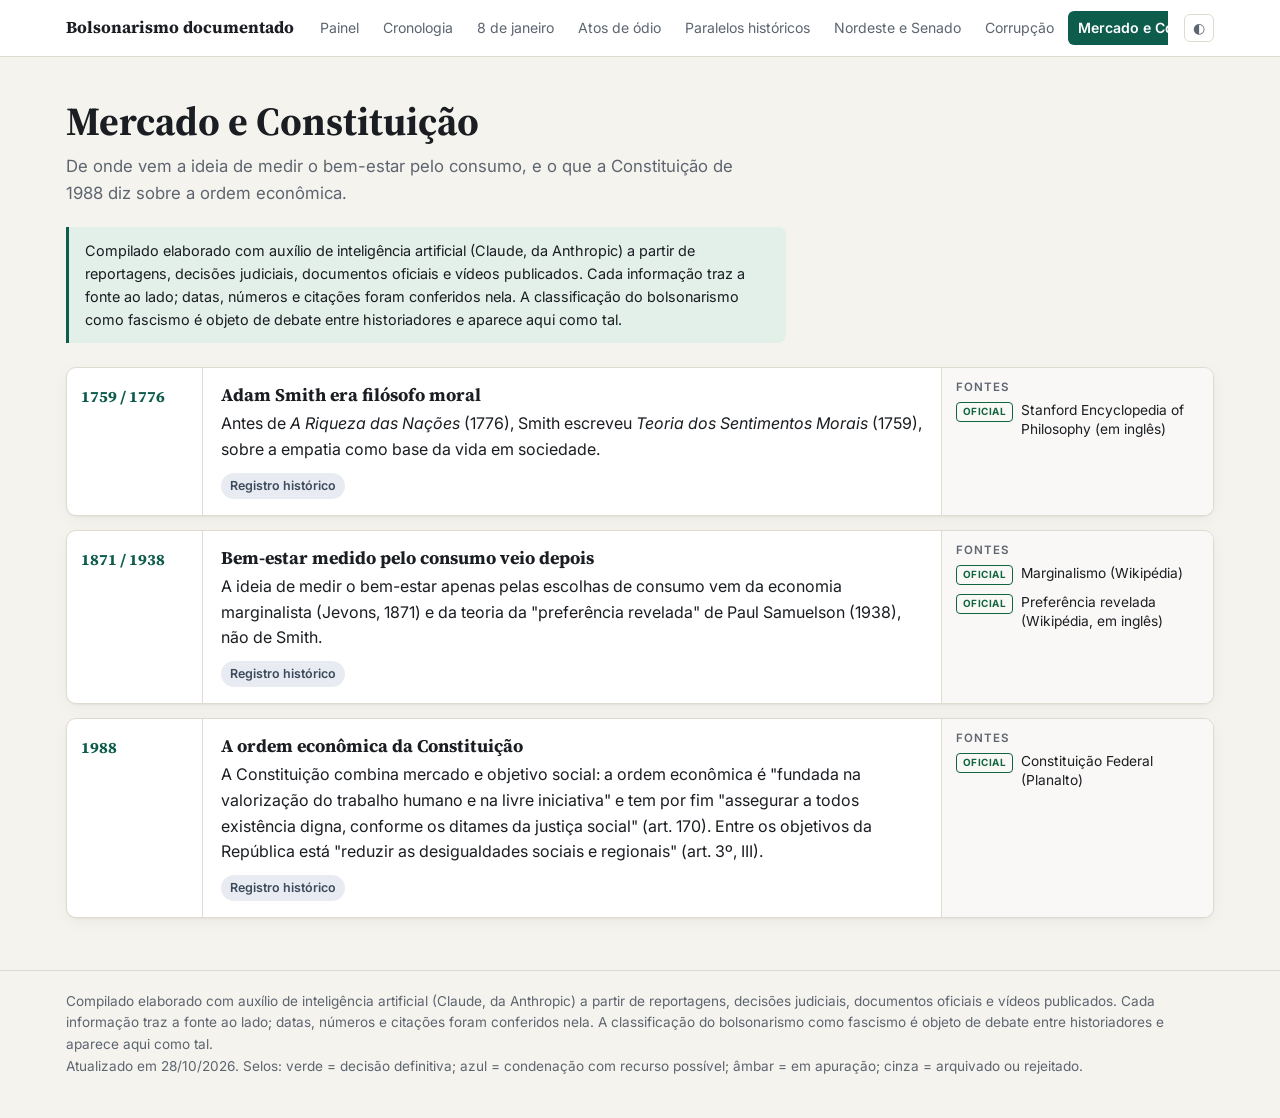
<file: economia.html>
<!doctype html>
<html lang="pt-BR"><head><meta charset="utf-8">
<meta name="viewport" content="width=device-width,initial-scale=1">
<title>Mercado e Constituição · Bolsonarismo documentado</title>
<meta name="description" content="Compilado de fatos com fonte ao lado: cronologia, 8 de janeiro, atos de ódio, paralelos históricos.">
<meta property="og:title" content="Mercado e Constituição · Bolsonarismo documentado">
<meta property="og:description" content="Compilado de fatos com a fonte ao lado de cada informação.">
<link rel="preconnect" href="https://fonts.googleapis.com"><link rel="preconnect" href="https://fonts.gstatic.com" crossorigin>
<link href="https://fonts.googleapis.com/css2?family=Inter:wght@400;600;700&family=Source+Serif+4:opsz,wght@8..60,600;8..60,700&display=swap" rel="stylesheet">
<link rel="stylesheet" href="estilo.css">
<script>try{const t=localStorage.getItem('tema');if(t)document.documentElement.dataset.theme=t}catch(e){}</script>
</head><body>
<header class="top"><div class="wrap"><a class="brand" href="index.html">Bolsonarismo documentado</a>
<nav class="pages"><a href="index.html">Painel</a><a href="cronologia.html">Cronologia</a><a href="8-de-janeiro.html">8 de janeiro</a><a href="atos-de-odio.html">Atos de ódio</a><a href="paralelos.html">Paralelos históricos</a><a href="nordeste.html">Nordeste e Senado</a><a href="corrupcao.html">Corrupção</a><a href="economia.html" class=on>Mercado e Constituição</a><a href="mensagens.html">Mensagens enviadas</a></nav><button class="themebtn" title="Alternar tema claro/escuro">◐</button></div></header>
<main class="wrap"><section class="hero"><h1>Mercado e Constituição</h1><p class="sub">De onde vem a ideia de medir o bem-estar pelo consumo, e o que a Constituição de 1988 diz sobre a ordem econômica.</p><div class="aviso">Compilado elaborado com auxílio de inteligência artificial (Claude, da Anthropic) a partir de reportagens, decisões judiciais, documentos oficiais e vídeos publicados. Cada informação traz a fonte ao lado; datas, números e citações foram conferidos nela. A classificação do bolsonarismo como fascismo é objeto de debate entre historiadores e aparece aqui como tal.</div></section><div class="items"><article class="item"><div class="when">1759 / 1776</div>
<div class="body"><h3>Adam Smith era filósofo moral</h3><p>Antes de <i>A Riqueza das Nações</i> (1776), Smith escreveu <i>Teoria dos Sentimentos Morais</i> (1759), sobre a empatia como base da vida em sociedade.</p><span class="status s-hist">Registro histórico</span></div>
<aside class="src"><h4>Fontes</h4><ul><li><a href="https://plato.stanford.edu/entries/smith-moral-political/" target="_blank" rel="noopener"><span class="tag src-o">Oficial</span><span class="t">Stanford Encyclopedia of Philosophy (em inglês)</span></a></li></ul></aside></article><article class="item"><div class="when">1871 / 1938</div>
<div class="body"><h3>Bem-estar medido pelo consumo veio depois</h3><p>A ideia de medir o bem-estar apenas pelas escolhas de consumo vem da economia marginalista (Jevons, 1871) e da teoria da "preferência revelada" de Paul Samuelson (1938), não de Smith.</p><span class="status s-hist">Registro histórico</span></div>
<aside class="src"><h4>Fontes</h4><ul><li><a href="https://pt.wikipedia.org/wiki/Marginalismo" target="_blank" rel="noopener"><span class="tag src-o">Oficial</span><span class="t">Marginalismo (Wikipédia)</span></a></li><li><a href="https://en.wikipedia.org/wiki/Revealed_preference" target="_blank" rel="noopener"><span class="tag src-o">Oficial</span><span class="t">Preferência revelada (Wikipédia, em inglês)</span></a></li></ul></aside></article><article class="item"><div class="when">1988</div>
<div class="body"><h3>A ordem econômica da Constituição</h3><p>A Constituição combina mercado e objetivo social: a ordem econômica é "fundada na valorização do trabalho humano e na livre iniciativa" e tem por fim "assegurar a todos existência digna, conforme os ditames da justiça social" (art. 170). Entre os objetivos da República está "reduzir as desigualdades sociais e regionais" (art. 3º, III).</p><span class="status s-hist">Registro histórico</span></div>
<aside class="src"><h4>Fontes</h4><ul><li><a href="https://www.planalto.gov.br/ccivil_03/constituicao/constituicao.htm" target="_blank" rel="noopener"><span class="tag src-o">Oficial</span><span class="t">Constituição Federal (Planalto)</span></a></li></ul></aside></article></div></main><footer><div class="wrap">Compilado elaborado com auxílio de inteligência artificial (Claude, da Anthropic) a partir de reportagens, decisões judiciais, documentos oficiais e vídeos publicados. Cada informação traz a fonte ao lado; datas, números e citações foram conferidos nela. A classificação do bolsonarismo como fascismo é objeto de debate entre historiadores e aparece aqui como tal.<br>Atualizado em 28/10/2026. Selos: verde = decisão definitiva; azul = condenação com recurso possível; âmbar = em apuração; cinza = arquivado ou rejeitado.</div></footer>
<script>
document.querySelectorAll('button.copy').forEach(b=>{
  b.addEventListener('click',async()=>{
    const t=document.getElementById(b.dataset.for).dataset.raw;
    try{await navigator.clipboard.writeText(t);}catch(e){
      const a=document.createElement('textarea');a.value=t;document.body.appendChild(a);a.select();document.execCommand('copy');a.remove();}
    const o=b.textContent;b.textContent='Copiado';setTimeout(()=>b.textContent=o,1500);
  });
});
const tb=document.querySelector('.themebtn');
if(tb){tb.addEventListener('click',()=>{
  const r=document.documentElement;const dark=r.dataset.theme?r.dataset.theme==='dark':matchMedia('(prefers-color-scheme: dark)').matches;
  r.dataset.theme=dark?'light':'dark';try{localStorage.setItem('tema',r.dataset.theme)}catch(e){}
});}
</script></body></html>
</file>
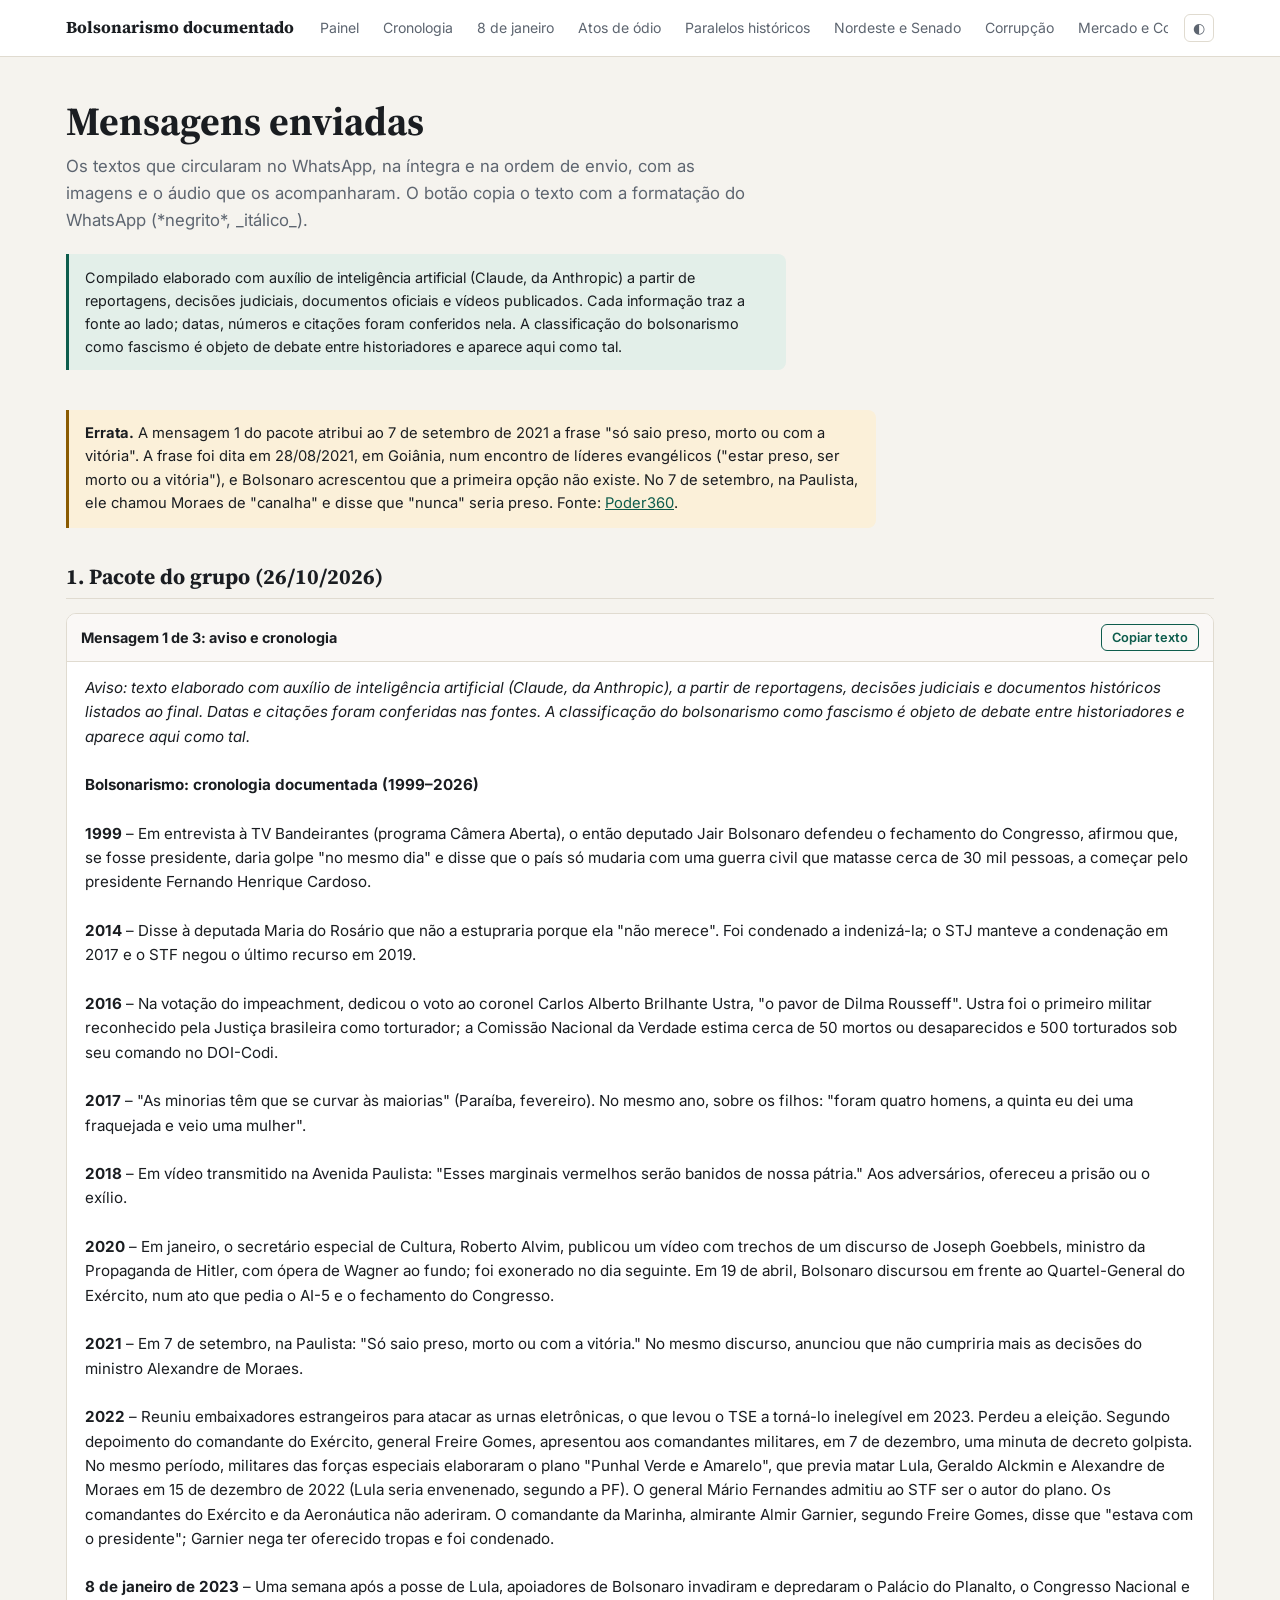
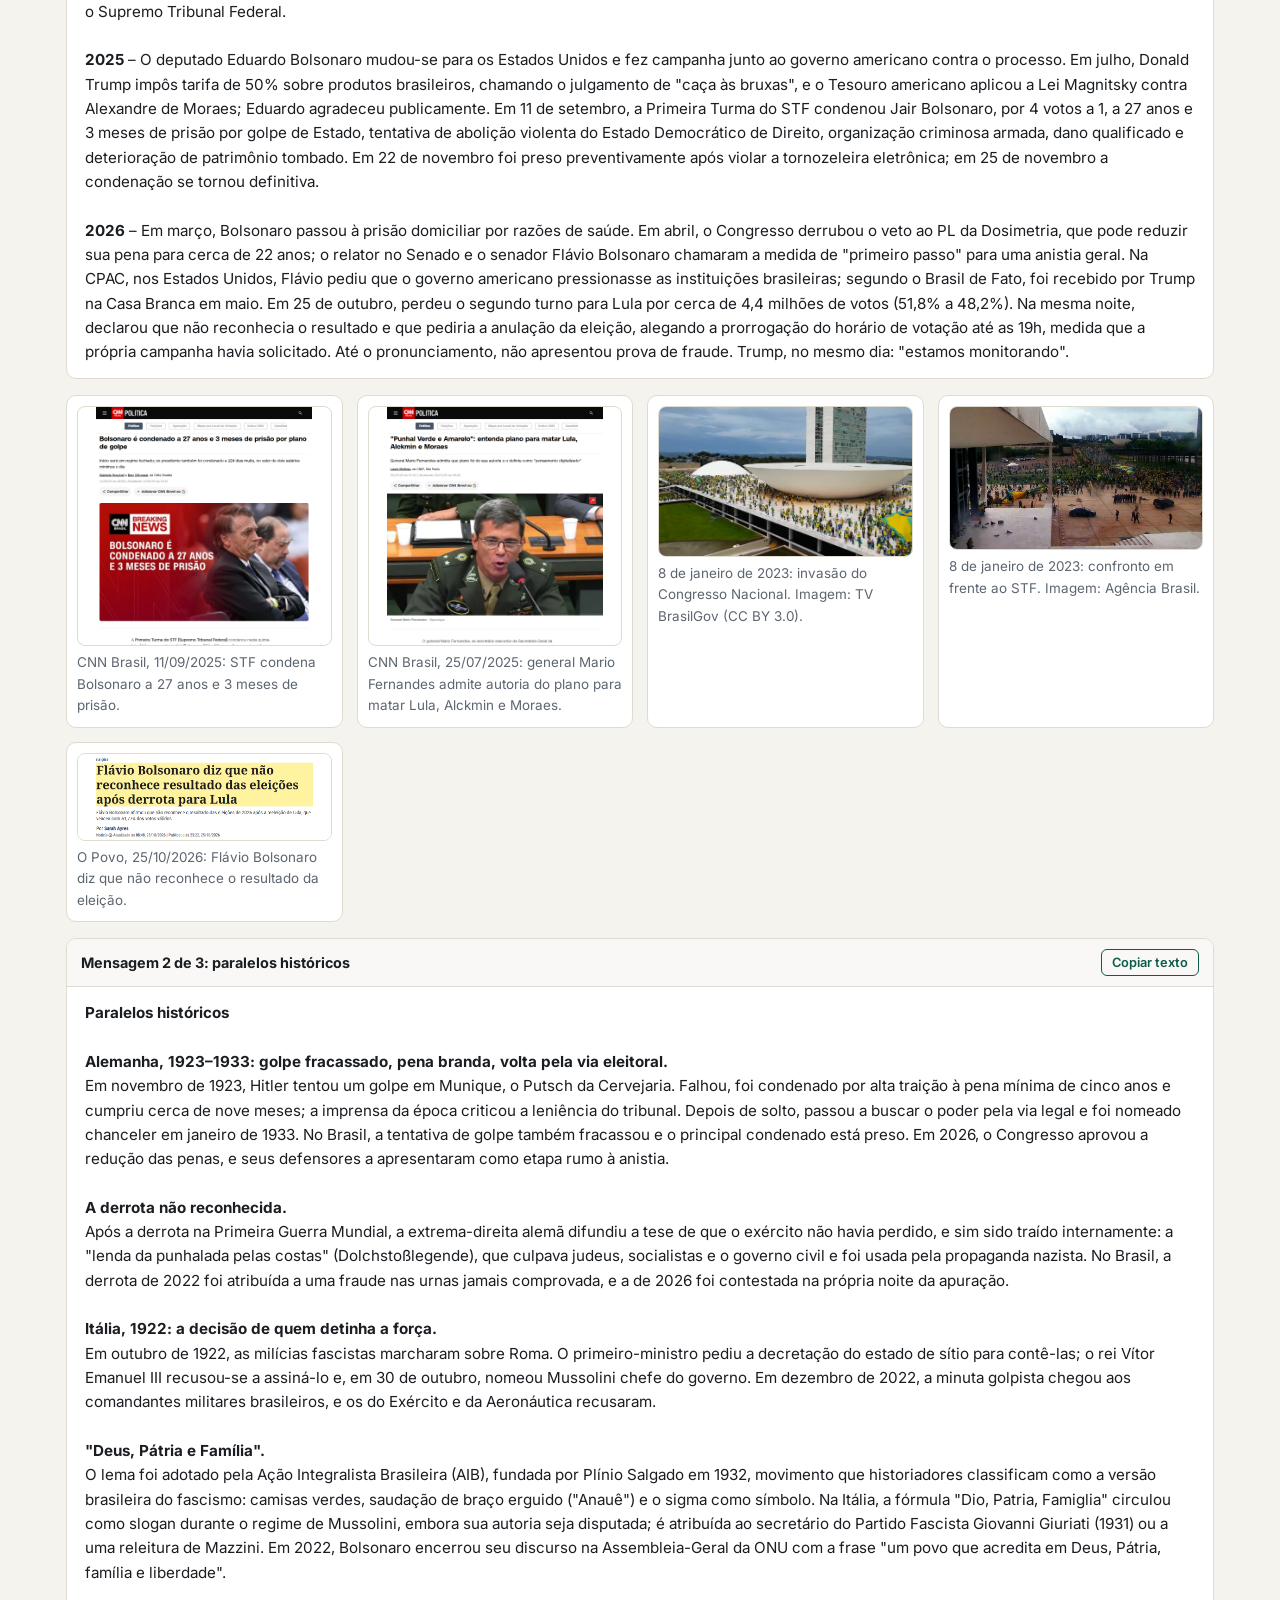
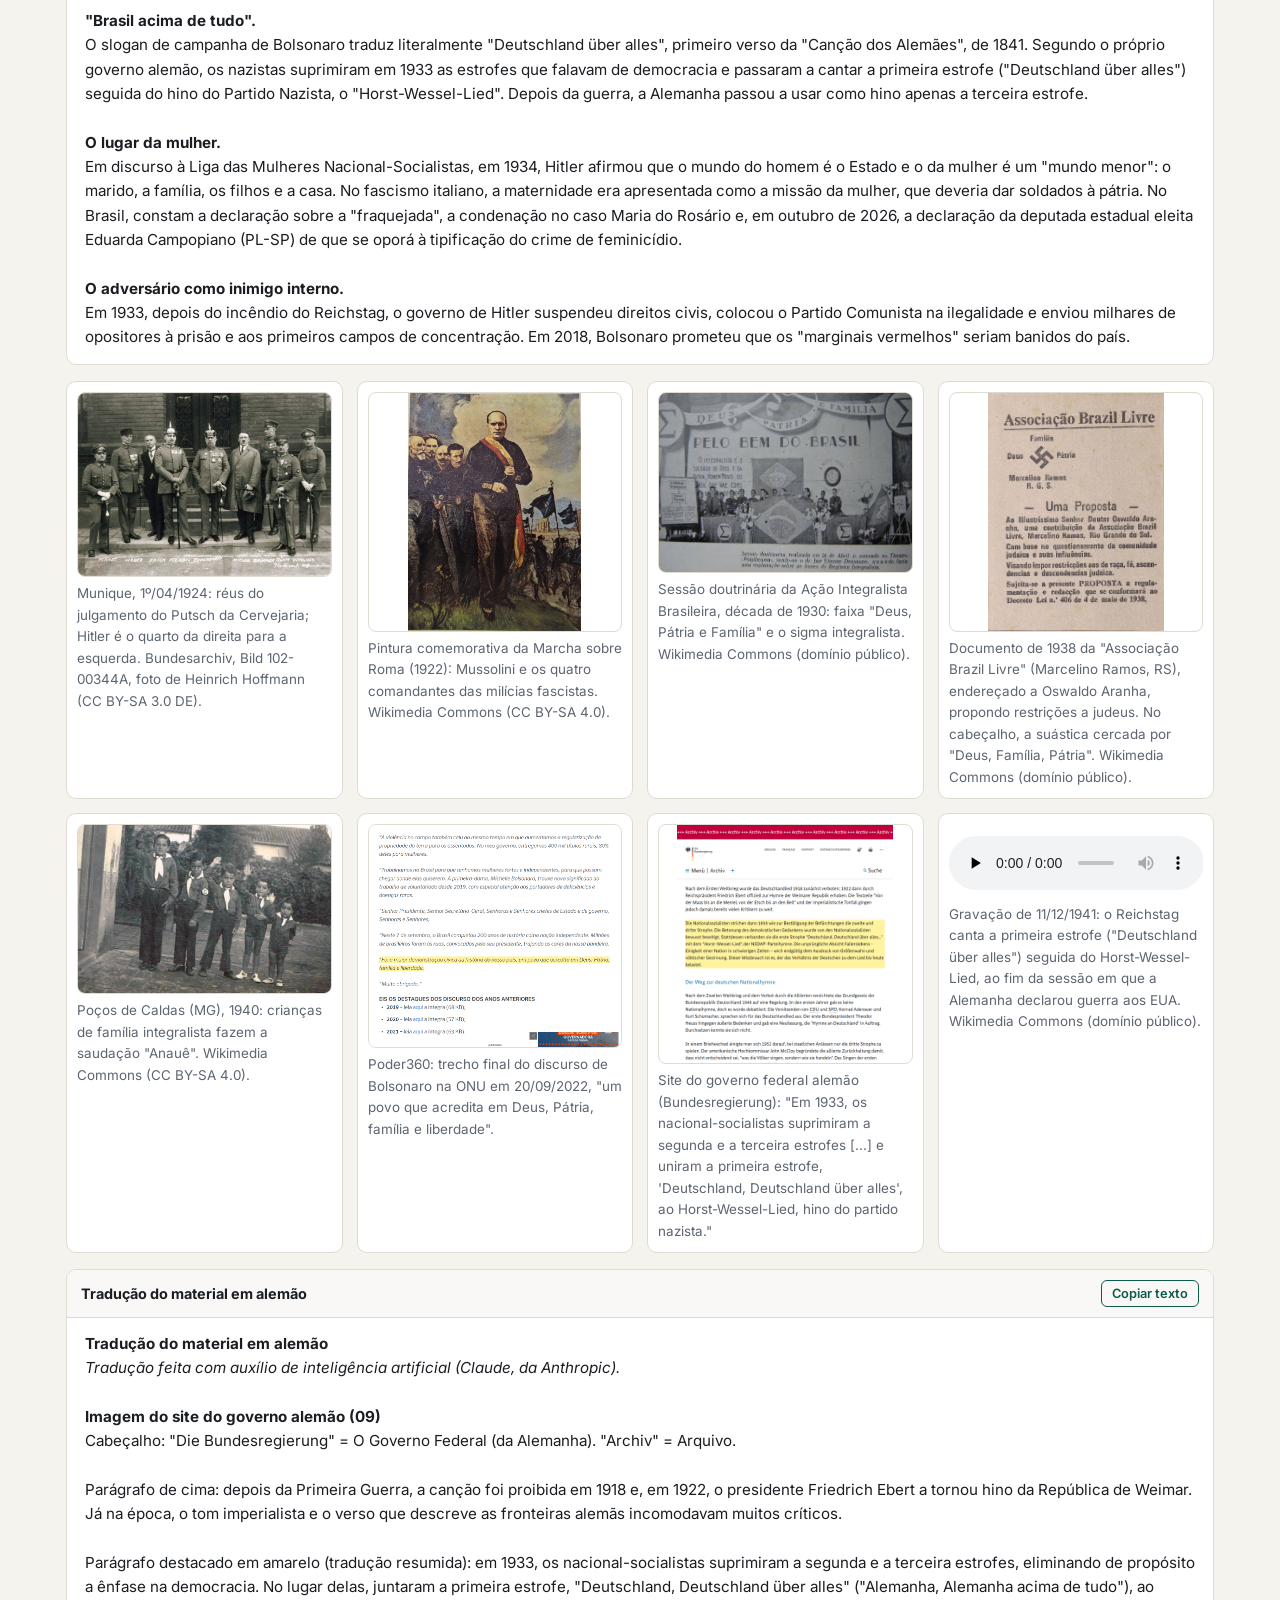
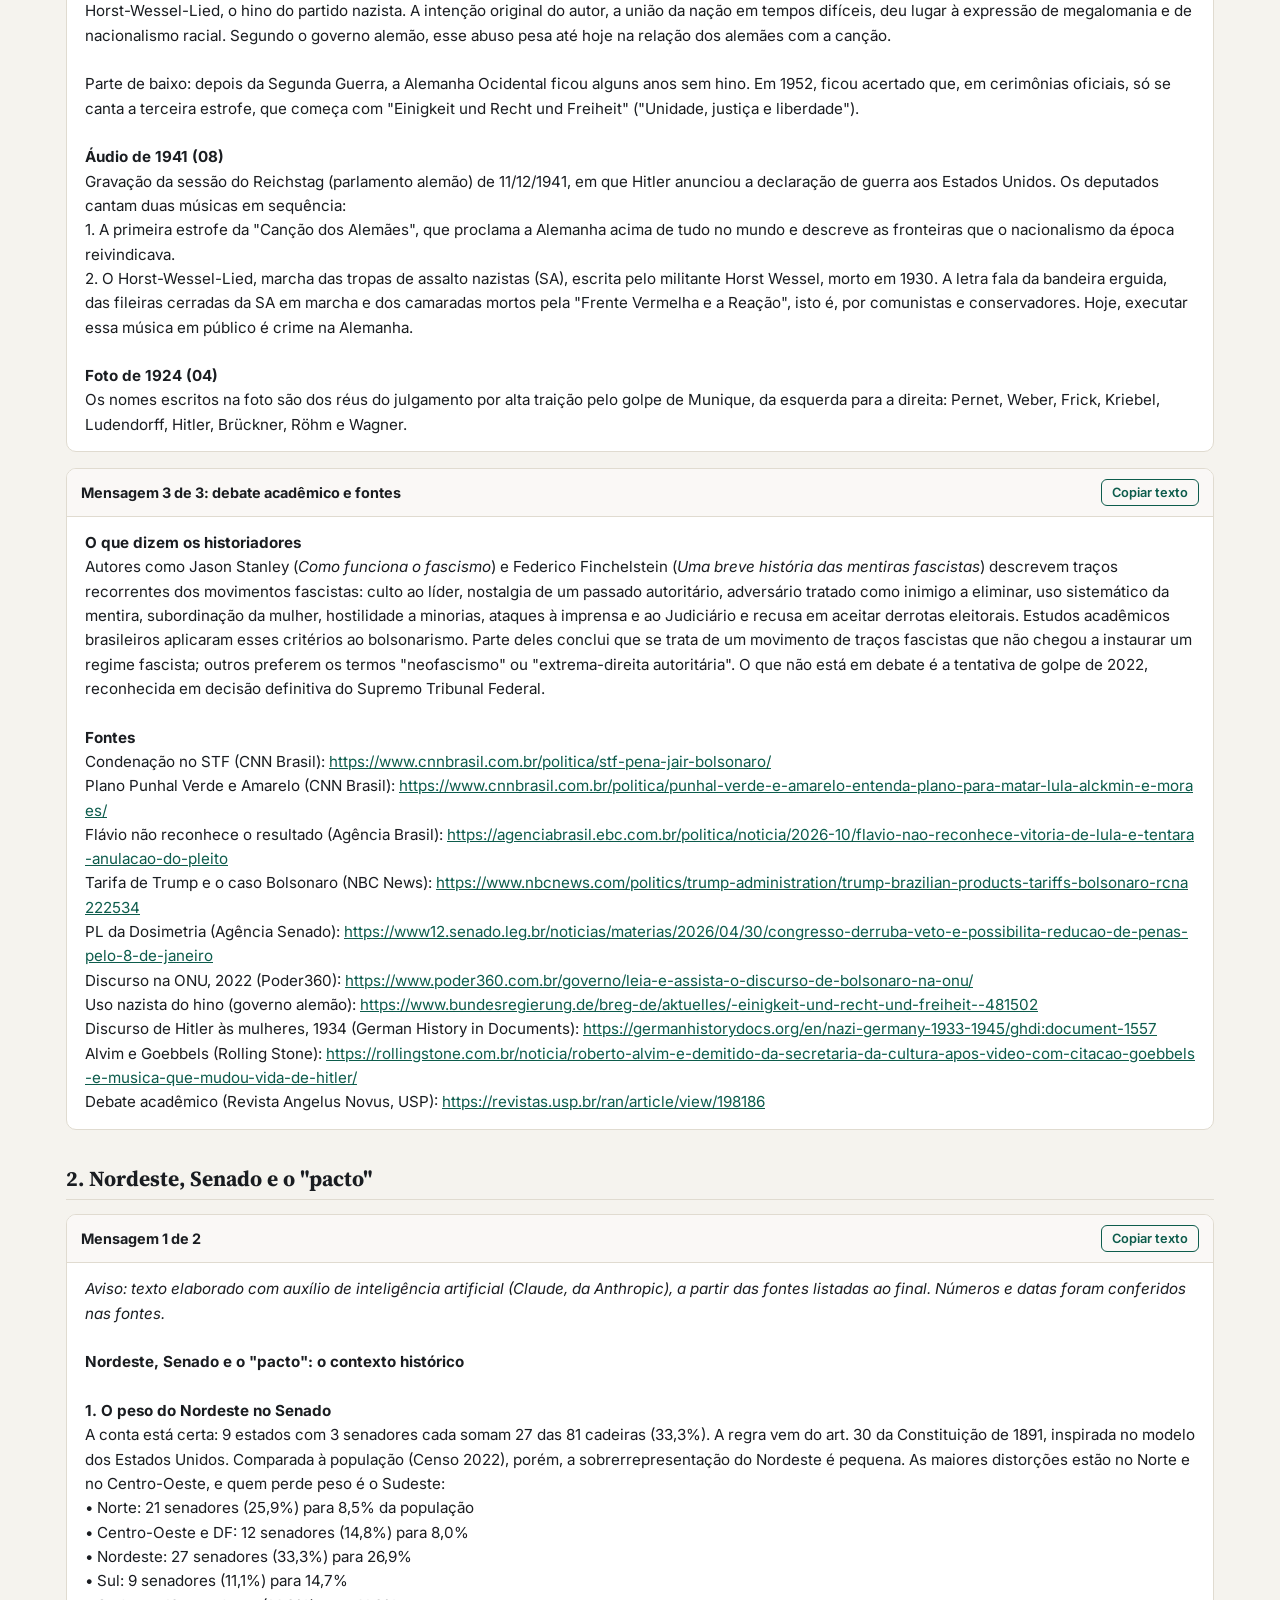
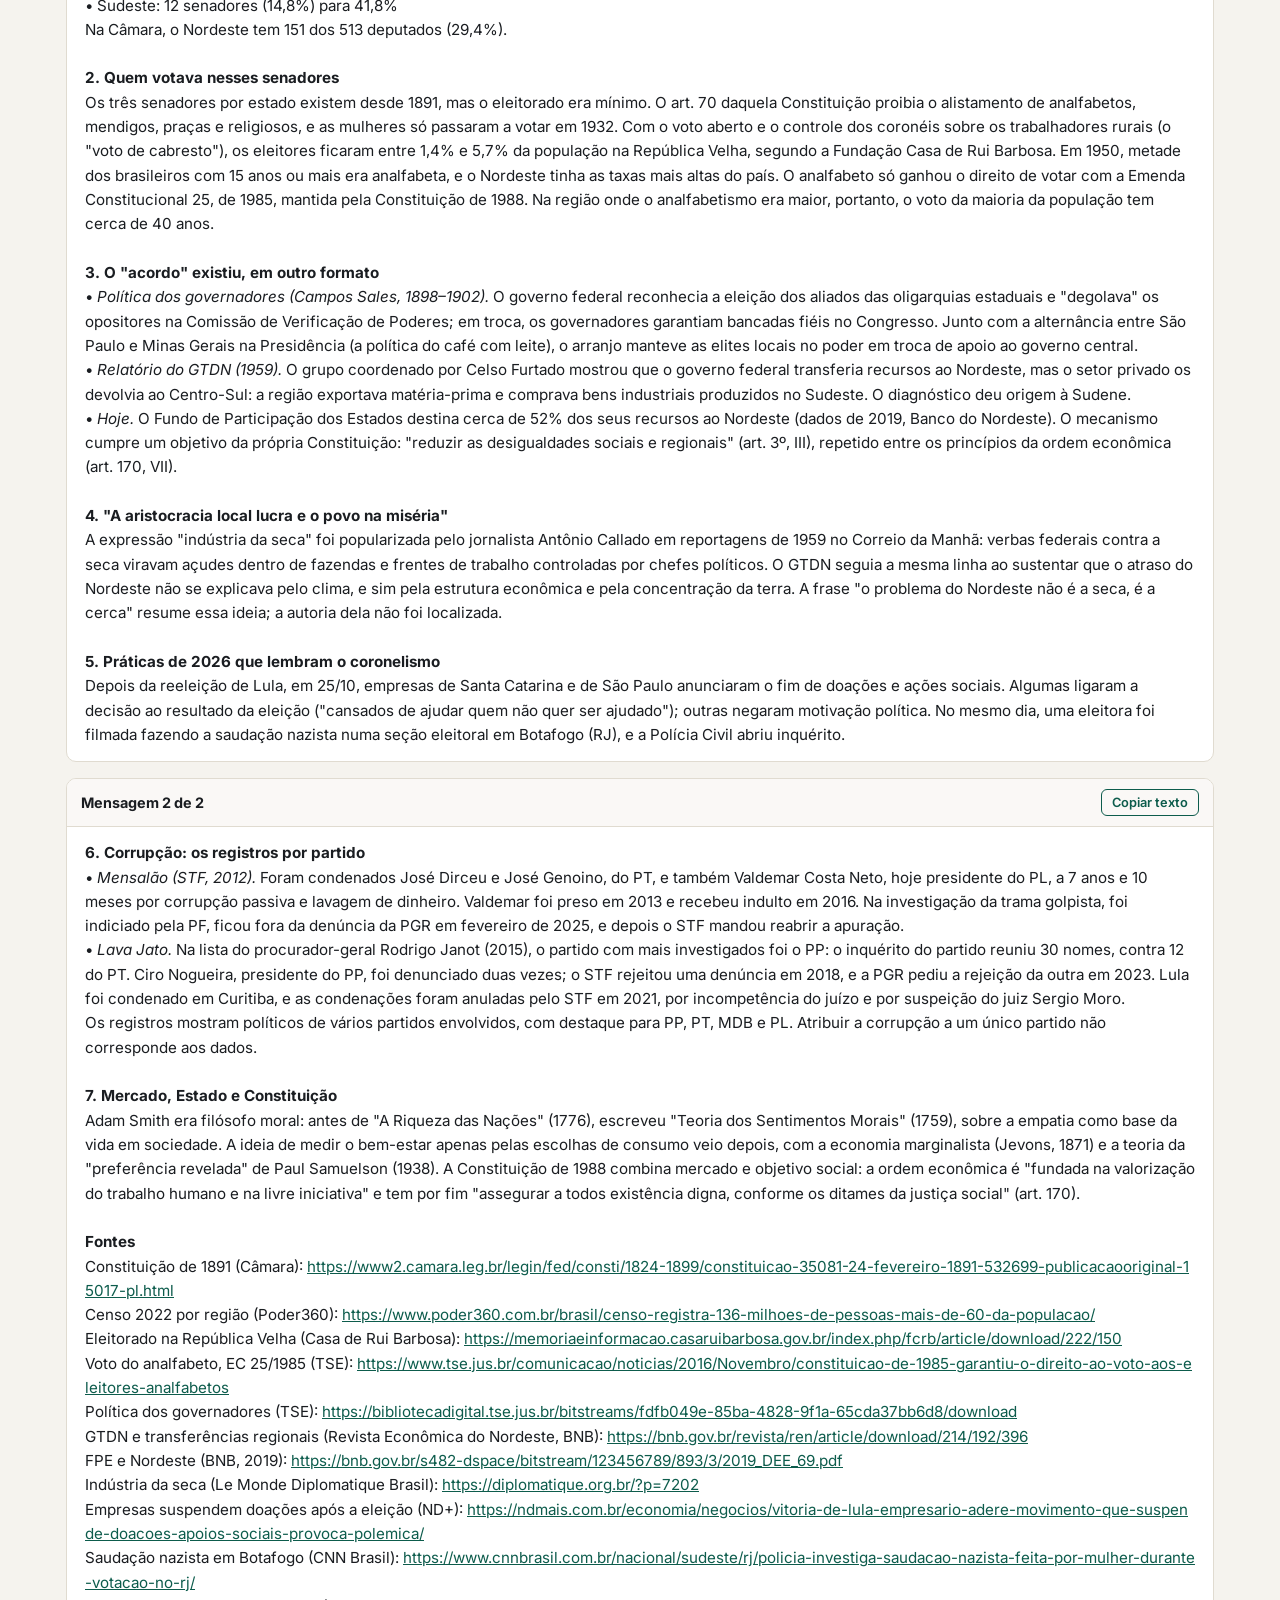
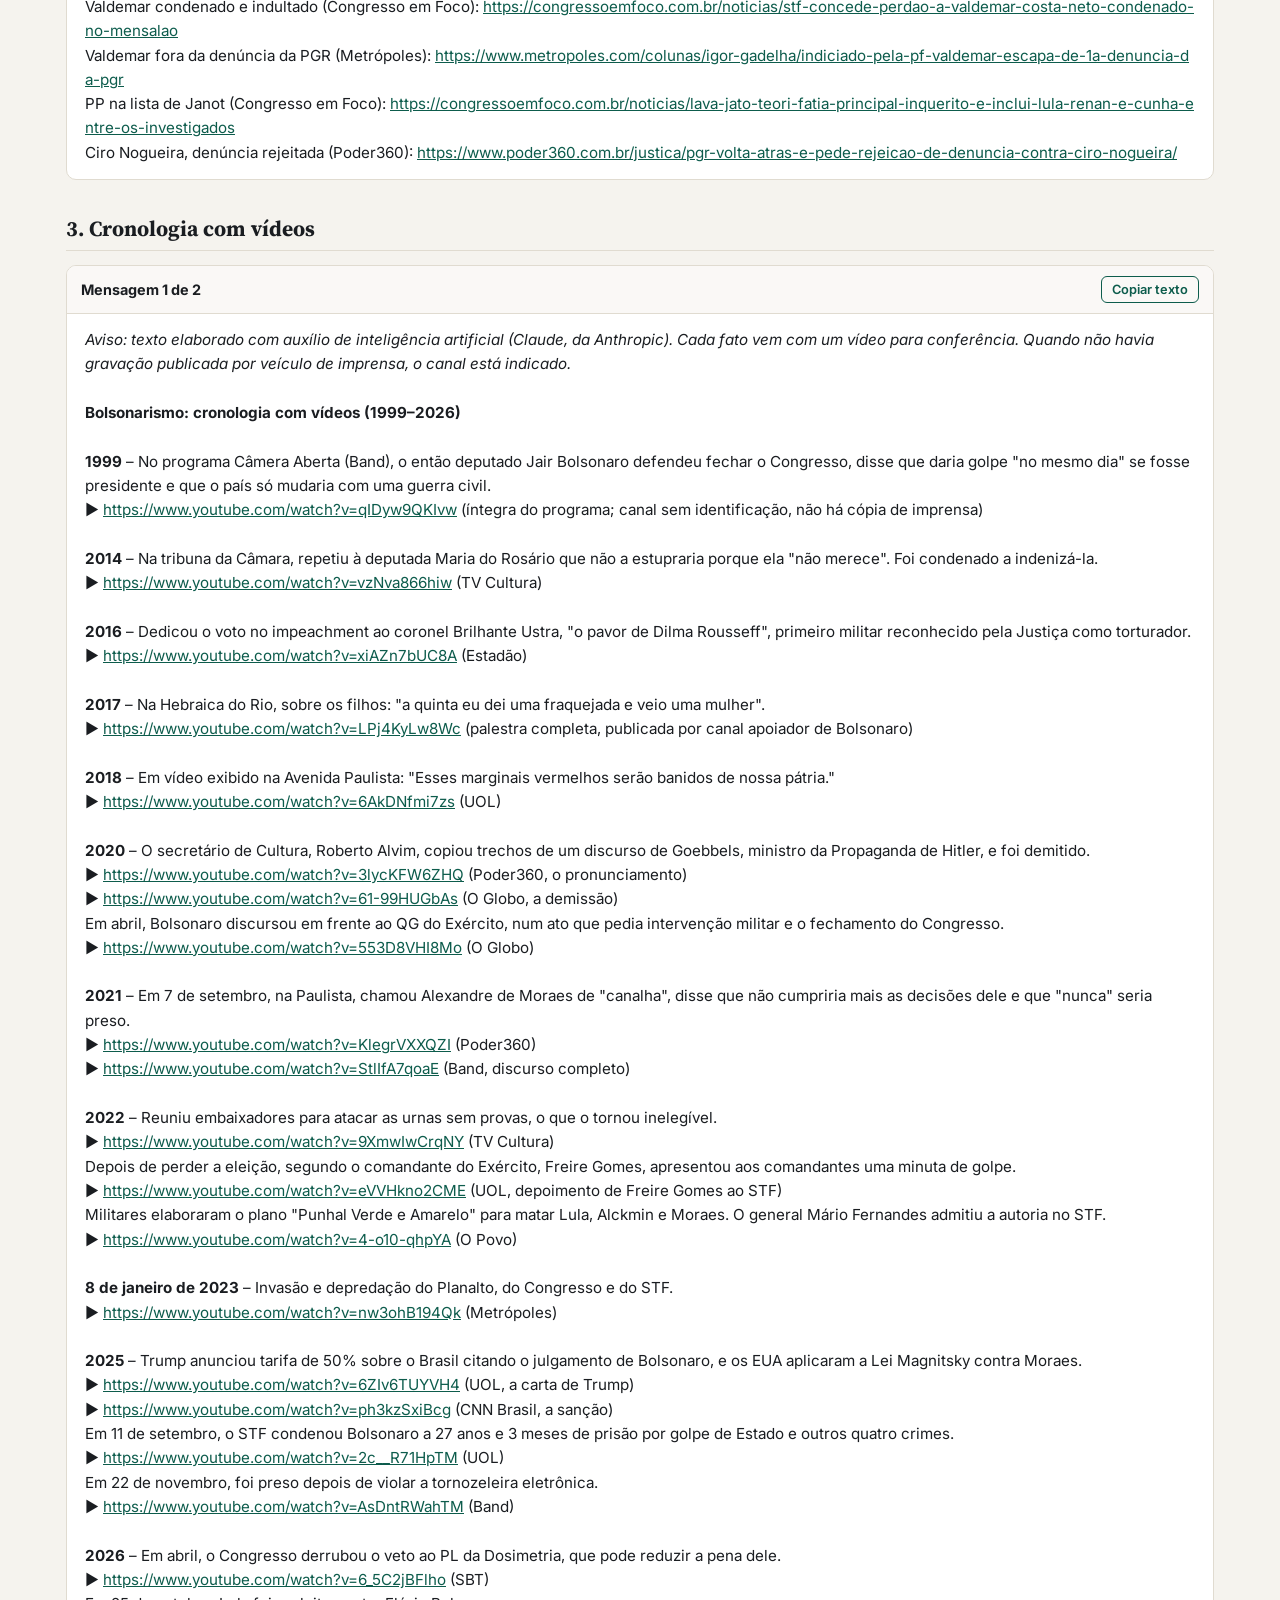
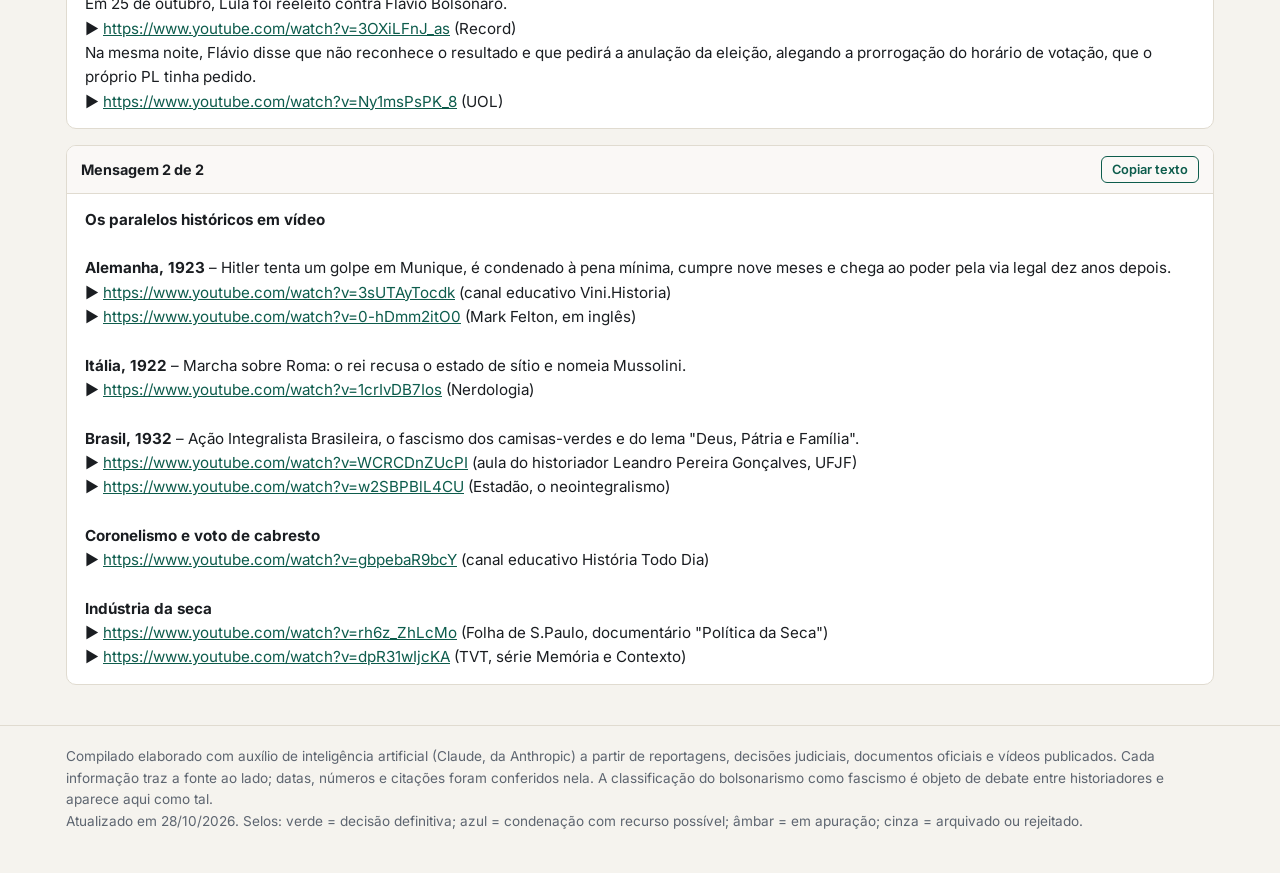
<file: mensagens.html>
<!doctype html>
<html lang="pt-BR"><head><meta charset="utf-8">
<meta name="viewport" content="width=device-width,initial-scale=1">
<title>Mensagens enviadas · Bolsonarismo documentado</title>
<meta name="description" content="Compilado de fatos com fonte ao lado: cronologia, 8 de janeiro, atos de ódio, paralelos históricos.">
<meta property="og:title" content="Mensagens enviadas · Bolsonarismo documentado">
<meta property="og:description" content="Compilado de fatos com a fonte ao lado de cada informação.">
<link rel="preconnect" href="https://fonts.googleapis.com"><link rel="preconnect" href="https://fonts.gstatic.com" crossorigin>
<link href="https://fonts.googleapis.com/css2?family=Inter:wght@400;600;700&family=Source+Serif+4:opsz,wght@8..60,600;8..60,700&display=swap" rel="stylesheet">
<link rel="stylesheet" href="estilo.css">
<script>try{const t=localStorage.getItem('tema');if(t)document.documentElement.dataset.theme=t}catch(e){}</script>
</head><body>
<header class="top"><div class="wrap"><a class="brand" href="index.html">Bolsonarismo documentado</a>
<nav class="pages"><a href="index.html">Painel</a><a href="cronologia.html">Cronologia</a><a href="8-de-janeiro.html">8 de janeiro</a><a href="atos-de-odio.html">Atos de ódio</a><a href="paralelos.html">Paralelos históricos</a><a href="nordeste.html">Nordeste e Senado</a><a href="corrupcao.html">Corrupção</a><a href="economia.html">Mercado e Constituição</a><a href="mensagens.html" class=on>Mensagens enviadas</a></nav><button class="themebtn" title="Alternar tema claro/escuro">◐</button></div></header>
<main class="wrap"><section class="hero"><h1>Mensagens enviadas</h1><p class="sub">Os textos que circularam no WhatsApp, na íntegra e na ordem de envio, com as imagens e o áudio que os acompanharam. O botão copia o texto com a formatação do WhatsApp (*negrito*, _itálico_).</p><div class="aviso">Compilado elaborado com auxílio de inteligência artificial (Claude, da Anthropic) a partir de reportagens, decisões judiciais, documentos oficiais e vídeos publicados. Cada informação traz a fonte ao lado; datas, números e citações foram conferidos nela. A classificação do bolsonarismo como fascismo é objeto de debate entre historiadores e aparece aqui como tal.</div></section><div class="errata"><b>Errata.</b> A mensagem 1 do pacote atribui ao 7 de setembro de 2021 a frase "só saio preso, morto ou com a vitória".
A frase foi dita em 28/08/2021, em Goiânia, num encontro de líderes evangélicos ("estar preso, ser morto ou a vitória"), e Bolsonaro acrescentou que a primeira opção não existe.
No 7 de setembro, na Paulista, ele chamou Moraes de "canalha" e disse que "nunca" seria preso. Fonte: <a href="https://www.poder360.com.br/governo/bolsonaro-diz-que-tem-3-opcoes-de-futuro-ser-preso-morto-ou-a-vitoria/" target="_blank" rel="noopener">Poder360</a>.</div><h2 class="sec">1. Pacote do grupo (26/10/2026)</h2><div class="msg"><div class="hd"><b>Mensagem 1 de 3: aviso e cronologia</b><button class="copy" data-for="g1">Copiar texto</button></div>
<div class="txt" id="g1" data-raw="_Aviso: texto elaborado com auxílio de inteligência artificial (Claude, da Anthropic), a partir de reportagens, decisões judiciais e documentos históricos listados ao final. Datas e citações foram conferidas nas fontes. A classificação do bolsonarismo como fascismo é objeto de debate entre historiadores e aparece aqui como tal._

*Bolsonarismo: cronologia documentada (1999–2026)*

*1999* – Em entrevista à TV Bandeirantes (programa Câmera Aberta), o então deputado Jair Bolsonaro defendeu o fechamento do Congresso, afirmou que, se fosse presidente, daria golpe &quot;no mesmo dia&quot; e disse que o país só mudaria com uma guerra civil que matasse cerca de 30 mil pessoas, a começar pelo presidente Fernando Henrique Cardoso.

*2014* – Disse à deputada Maria do Rosário que não a estupraria porque ela &quot;não merece&quot;. Foi condenado a indenizá-la; o STJ manteve a condenação em 2017 e o STF negou o último recurso em 2019.

*2016* – Na votação do impeachment, dedicou o voto ao coronel Carlos Alberto Brilhante Ustra, &quot;o pavor de Dilma Rousseff&quot;. Ustra foi o primeiro militar reconhecido pela Justiça brasileira como torturador; a Comissão Nacional da Verdade estima cerca de 50 mortos ou desaparecidos e 500 torturados sob seu comando no DOI-Codi.

*2017* – &quot;As minorias têm que se curvar às maiorias&quot; (Paraíba, fevereiro). No mesmo ano, sobre os filhos: &quot;foram quatro homens, a quinta eu dei uma fraquejada e veio uma mulher&quot;.

*2018* – Em vídeo transmitido na Avenida Paulista: &quot;Esses marginais vermelhos serão banidos de nossa pátria.&quot; Aos adversários, ofereceu a prisão ou o exílio.

*2020* – Em janeiro, o secretário especial de Cultura, Roberto Alvim, publicou um vídeo com trechos de um discurso de Joseph Goebbels, ministro da Propaganda de Hitler, com ópera de Wagner ao fundo; foi exonerado no dia seguinte. Em 19 de abril, Bolsonaro discursou em frente ao Quartel-General do Exército, num ato que pedia o AI-5 e o fechamento do Congresso.

*2021* – Em 7 de setembro, na Paulista: &quot;Só saio preso, morto ou com a vitória.&quot; No mesmo discurso, anunciou que não cumpriria mais as decisões do ministro Alexandre de Moraes.

*2022* – Reuniu embaixadores estrangeiros para atacar as urnas eletrônicas, o que levou o TSE a torná-lo inelegível em 2023. Perdeu a eleição. Segundo depoimento do comandante do Exército, general Freire Gomes, apresentou aos comandantes militares, em 7 de dezembro, uma minuta de decreto golpista. No mesmo período, militares das forças especiais elaboraram o plano &quot;Punhal Verde e Amarelo&quot;, que previa matar Lula, Geraldo Alckmin e Alexandre de Moraes em 15 de dezembro de 2022 (Lula seria envenenado, segundo a PF). O general Mário Fernandes admitiu ao STF ser o autor do plano. Os comandantes do Exército e da Aeronáutica não aderiram. O comandante da Marinha, almirante Almir Garnier, segundo Freire Gomes, disse que &quot;estava com o presidente&quot;; Garnier nega ter oferecido tropas e foi condenado.

*8 de janeiro de 2023* – Uma semana após a posse de Lula, apoiadores de Bolsonaro invadiram e depredaram o Palácio do Planalto, o Congresso Nacional e o Supremo Tribunal Federal.

*2025* – O deputado Eduardo Bolsonaro mudou-se para os Estados Unidos e fez campanha junto ao governo americano contra o processo. Em julho, Donald Trump impôs tarifa de 50% sobre produtos brasileiros, chamando o julgamento de &quot;caça às bruxas&quot;, e o Tesouro americano aplicou a Lei Magnitsky contra Alexandre de Moraes; Eduardo agradeceu publicamente. Em 11 de setembro, a Primeira Turma do STF condenou Jair Bolsonaro, por 4 votos a 1, a 27 anos e 3 meses de prisão por golpe de Estado, tentativa de abolição violenta do Estado Democrático de Direito, organização criminosa armada, dano qualificado e deterioração de patrimônio tombado. Em 22 de novembro foi preso preventivamente após violar a tornozeleira eletrônica; em 25 de novembro a condenação se tornou definitiva.

*2026* – Em março, Bolsonaro passou à prisão domiciliar por razões de saúde. Em abril, o Congresso derrubou o veto ao PL da Dosimetria, que pode reduzir sua pena para cerca de 22 anos; o relator no Senado e o senador Flávio Bolsonaro chamaram a medida de &quot;primeiro passo&quot; para uma anistia geral. Na CPAC, nos Estados Unidos, Flávio pediu que o governo americano pressionasse as instituições brasileiras; segundo o Brasil de Fato, foi recebido por Trump na Casa Branca em maio. Em 25 de outubro, perdeu o segundo turno para Lula por cerca de 4,4 milhões de votos (51,8% a 48,2%). Na mesma noite, declarou que não reconhecia o resultado e que pediria a anulação da eleição, alegando a prorrogação do horário de votação até as 19h, medida que a própria campanha havia solicitado. Até o pronunciamento, não apresentou prova de fraude. Trump, no mesmo dia: &quot;estamos monitorando&quot;."><i>Aviso: texto elaborado com auxílio de inteligência artificial (Claude, da Anthropic), a partir de reportagens, decisões judiciais e documentos históricos listados ao final. Datas e citações foram conferidas nas fontes. A classificação do bolsonarismo como fascismo é objeto de debate entre historiadores e aparece aqui como tal.</i>

<b>Bolsonarismo: cronologia documentada (1999–2026)</b>

<b>1999</b> – Em entrevista à TV Bandeirantes (programa Câmera Aberta), o então deputado Jair Bolsonaro defendeu o fechamento do Congresso, afirmou que, se fosse presidente, daria golpe &quot;no mesmo dia&quot; e disse que o país só mudaria com uma guerra civil que matasse cerca de 30 mil pessoas, a começar pelo presidente Fernando Henrique Cardoso.

<b>2014</b> – Disse à deputada Maria do Rosário que não a estupraria porque ela &quot;não merece&quot;. Foi condenado a indenizá-la; o STJ manteve a condenação em 2017 e o STF negou o último recurso em 2019.

<b>2016</b> – Na votação do impeachment, dedicou o voto ao coronel Carlos Alberto Brilhante Ustra, &quot;o pavor de Dilma Rousseff&quot;. Ustra foi o primeiro militar reconhecido pela Justiça brasileira como torturador; a Comissão Nacional da Verdade estima cerca de 50 mortos ou desaparecidos e 500 torturados sob seu comando no DOI-Codi.

<b>2017</b> – &quot;As minorias têm que se curvar às maiorias&quot; (Paraíba, fevereiro). No mesmo ano, sobre os filhos: &quot;foram quatro homens, a quinta eu dei uma fraquejada e veio uma mulher&quot;.

<b>2018</b> – Em vídeo transmitido na Avenida Paulista: &quot;Esses marginais vermelhos serão banidos de nossa pátria.&quot; Aos adversários, ofereceu a prisão ou o exílio.

<b>2020</b> – Em janeiro, o secretário especial de Cultura, Roberto Alvim, publicou um vídeo com trechos de um discurso de Joseph Goebbels, ministro da Propaganda de Hitler, com ópera de Wagner ao fundo; foi exonerado no dia seguinte. Em 19 de abril, Bolsonaro discursou em frente ao Quartel-General do Exército, num ato que pedia o AI-5 e o fechamento do Congresso.

<b>2021</b> – Em 7 de setembro, na Paulista: &quot;Só saio preso, morto ou com a vitória.&quot; No mesmo discurso, anunciou que não cumpriria mais as decisões do ministro Alexandre de Moraes.

<b>2022</b> – Reuniu embaixadores estrangeiros para atacar as urnas eletrônicas, o que levou o TSE a torná-lo inelegível em 2023. Perdeu a eleição. Segundo depoimento do comandante do Exército, general Freire Gomes, apresentou aos comandantes militares, em 7 de dezembro, uma minuta de decreto golpista. No mesmo período, militares das forças especiais elaboraram o plano &quot;Punhal Verde e Amarelo&quot;, que previa matar Lula, Geraldo Alckmin e Alexandre de Moraes em 15 de dezembro de 2022 (Lula seria envenenado, segundo a PF). O general Mário Fernandes admitiu ao STF ser o autor do plano. Os comandantes do Exército e da Aeronáutica não aderiram. O comandante da Marinha, almirante Almir Garnier, segundo Freire Gomes, disse que &quot;estava com o presidente&quot;; Garnier nega ter oferecido tropas e foi condenado.

<b>8 de janeiro de 2023</b> – Uma semana após a posse de Lula, apoiadores de Bolsonaro invadiram e depredaram o Palácio do Planalto, o Congresso Nacional e o Supremo Tribunal Federal.

<b>2025</b> – O deputado Eduardo Bolsonaro mudou-se para os Estados Unidos e fez campanha junto ao governo americano contra o processo. Em julho, Donald Trump impôs tarifa de 50% sobre produtos brasileiros, chamando o julgamento de &quot;caça às bruxas&quot;, e o Tesouro americano aplicou a Lei Magnitsky contra Alexandre de Moraes; Eduardo agradeceu publicamente. Em 11 de setembro, a Primeira Turma do STF condenou Jair Bolsonaro, por 4 votos a 1, a 27 anos e 3 meses de prisão por golpe de Estado, tentativa de abolição violenta do Estado Democrático de Direito, organização criminosa armada, dano qualificado e deterioração de patrimônio tombado. Em 22 de novembro foi preso preventivamente após violar a tornozeleira eletrônica; em 25 de novembro a condenação se tornou definitiva.

<b>2026</b> – Em março, Bolsonaro passou à prisão domiciliar por razões de saúde. Em abril, o Congresso derrubou o veto ao PL da Dosimetria, que pode reduzir sua pena para cerca de 22 anos; o relator no Senado e o senador Flávio Bolsonaro chamaram a medida de &quot;primeiro passo&quot; para uma anistia geral. Na CPAC, nos Estados Unidos, Flávio pediu que o governo americano pressionasse as instituições brasileiras; segundo o Brasil de Fato, foi recebido por Trump na Casa Branca em maio. Em 25 de outubro, perdeu o segundo turno para Lula por cerca de 4,4 milhões de votos (51,8% a 48,2%). Na mesma noite, declarou que não reconhecia o resultado e que pediria a anulação da eleição, alegando a prorrogação do horário de votação até as 19h, medida que a própria campanha havia solicitado. Até o pronunciamento, não apresentou prova de fraude. Trump, no mesmo dia: &quot;estamos monitorando&quot;.</div></div><div class="media"><figure><a href="img/12_condenacao_stf_2025.png" target="_blank"><img src="img/12_condenacao_stf_2025.png" alt="CNN Brasil, 11/09/2025: STF condena Bolsonaro a 27 anos e 3 meses de prisão." loading="lazy"></a><figcaption>CNN Brasil, 11/09/2025: STF condena Bolsonaro a 27 anos e 3 meses de prisão.</figcaption></figure><figure><a href="img/13_plano_punhal_verde_amarelo.png" target="_blank"><img src="img/13_plano_punhal_verde_amarelo.png" alt="CNN Brasil, 25/07/2025: general Mario Fernandes admite autoria do plano para matar Lula, Alckmin e Moraes." loading="lazy"></a><figcaption>CNN Brasil, 25/07/2025: general Mario Fernandes admite autoria do plano para matar Lula, Alckmin e Moraes.</figcaption></figure><figure><a href="img/06_8jan_congresso.png" target="_blank"><img src="img/06_8jan_congresso.png" alt="8 de janeiro de 2023: invasão do Congresso Nacional. Imagem: TV BrasilGov (CC BY 3.0)." loading="lazy"></a><figcaption>8 de janeiro de 2023: invasão do Congresso Nacional. Imagem: TV BrasilGov (CC BY 3.0).</figcaption></figure><figure><a href="img/07_8jan_stf.jpg" target="_blank"><img src="img/07_8jan_stf.jpg" alt="8 de janeiro de 2023: confronto em frente ao STF. Imagem: Agência Brasil." loading="lazy"></a><figcaption>8 de janeiro de 2023: confronto em frente ao STF. Imagem: Agência Brasil.</figcaption></figure><figure><a href="img/11_flavio_nao_reconhece_2026.png" target="_blank"><img src="img/11_flavio_nao_reconhece_2026.png" alt="O Povo, 25/10/2026: Flávio Bolsonaro diz que não reconhece o resultado da eleição." loading="lazy"></a><figcaption>O Povo, 25/10/2026: Flávio Bolsonaro diz que não reconhece o resultado da eleição.</figcaption></figure></div><div class="msg"><div class="hd"><b>Mensagem 2 de 3: paralelos históricos</b><button class="copy" data-for="g2">Copiar texto</button></div>
<div class="txt" id="g2" data-raw="*Paralelos históricos*

*Alemanha, 1923–1933: golpe fracassado, pena branda, volta pela via eleitoral.*
Em novembro de 1923, Hitler tentou um golpe em Munique, o Putsch da Cervejaria. Falhou, foi condenado por alta traição à pena mínima de cinco anos e cumpriu cerca de nove meses; a imprensa da época criticou a leniência do tribunal. Depois de solto, passou a buscar o poder pela via legal e foi nomeado chanceler em janeiro de 1933. No Brasil, a tentativa de golpe também fracassou e o principal condenado está preso. Em 2026, o Congresso aprovou a redução das penas, e seus defensores a apresentaram como etapa rumo à anistia.

*A derrota não reconhecida.*
Após a derrota na Primeira Guerra Mundial, a extrema-direita alemã difundiu a tese de que o exército não havia perdido, e sim sido traído internamente: a &quot;lenda da punhalada pelas costas&quot; (Dolchstoßlegende), que culpava judeus, socialistas e o governo civil e foi usada pela propaganda nazista. No Brasil, a derrota de 2022 foi atribuída a uma fraude nas urnas jamais comprovada, e a de 2026 foi contestada na própria noite da apuração.

*Itália, 1922: a decisão de quem detinha a força.*
Em outubro de 1922, as milícias fascistas marcharam sobre Roma. O primeiro-ministro pediu a decretação do estado de sítio para contê-las; o rei Vítor Emanuel III recusou-se a assiná-lo e, em 30 de outubro, nomeou Mussolini chefe do governo. Em dezembro de 2022, a minuta golpista chegou aos comandantes militares brasileiros, e os do Exército e da Aeronáutica recusaram.

*&quot;Deus, Pátria e Família&quot;.*
O lema foi adotado pela Ação Integralista Brasileira (AIB), fundada por Plínio Salgado em 1932, movimento que historiadores classificam como a versão brasileira do fascismo: camisas verdes, saudação de braço erguido (&quot;Anauê&quot;) e o sigma como símbolo. Na Itália, a fórmula &quot;Dio, Patria, Famiglia&quot; circulou como slogan durante o regime de Mussolini, embora sua autoria seja disputada; é atribuída ao secretário do Partido Fascista Giovanni Giuriati (1931) ou a uma releitura de Mazzini. Em 2022, Bolsonaro encerrou seu discurso na Assembleia-Geral da ONU com a frase &quot;um povo que acredita em Deus, Pátria, família e liberdade&quot;.

*&quot;Brasil acima de tudo&quot;.*
O slogan de campanha de Bolsonaro traduz literalmente &quot;Deutschland über alles&quot;, primeiro verso da &quot;Canção dos Alemães&quot;, de 1841. Segundo o próprio governo alemão, os nazistas suprimiram em 1933 as estrofes que falavam de democracia e passaram a cantar a primeira estrofe (&quot;Deutschland über alles&quot;) seguida do hino do Partido Nazista, o &quot;Horst-Wessel-Lied&quot;. Depois da guerra, a Alemanha passou a usar como hino apenas a terceira estrofe.

*O lugar da mulher.*
Em discurso à Liga das Mulheres Nacional-Socialistas, em 1934, Hitler afirmou que o mundo do homem é o Estado e o da mulher é um &quot;mundo menor&quot;: o marido, a família, os filhos e a casa. No fascismo italiano, a maternidade era apresentada como a missão da mulher, que deveria dar soldados à pátria. No Brasil, constam a declaração sobre a &quot;fraquejada&quot;, a condenação no caso Maria do Rosário e, em outubro de 2026, a declaração da deputada estadual eleita Eduarda Campopiano (PL-SP) de que se oporá à tipificação do crime de feminicídio.

*O adversário como inimigo interno.*
Em 1933, depois do incêndio do Reichstag, o governo de Hitler suspendeu direitos civis, colocou o Partido Comunista na ilegalidade e enviou milhares de opositores à prisão e aos primeiros campos de concentração. Em 2018, Bolsonaro prometeu que os &quot;marginais vermelhos&quot; seriam banidos do país."><b>Paralelos históricos</b>

<b>Alemanha, 1923–1933: golpe fracassado, pena branda, volta pela via eleitoral.</b>
Em novembro de 1923, Hitler tentou um golpe em Munique, o Putsch da Cervejaria. Falhou, foi condenado por alta traição à pena mínima de cinco anos e cumpriu cerca de nove meses; a imprensa da época criticou a leniência do tribunal. Depois de solto, passou a buscar o poder pela via legal e foi nomeado chanceler em janeiro de 1933. No Brasil, a tentativa de golpe também fracassou e o principal condenado está preso. Em 2026, o Congresso aprovou a redução das penas, e seus defensores a apresentaram como etapa rumo à anistia.

<b>A derrota não reconhecida.</b>
Após a derrota na Primeira Guerra Mundial, a extrema-direita alemã difundiu a tese de que o exército não havia perdido, e sim sido traído internamente: a &quot;lenda da punhalada pelas costas&quot; (Dolchstoßlegende), que culpava judeus, socialistas e o governo civil e foi usada pela propaganda nazista. No Brasil, a derrota de 2022 foi atribuída a uma fraude nas urnas jamais comprovada, e a de 2026 foi contestada na própria noite da apuração.

<b>Itália, 1922: a decisão de quem detinha a força.</b>
Em outubro de 1922, as milícias fascistas marcharam sobre Roma. O primeiro-ministro pediu a decretação do estado de sítio para contê-las; o rei Vítor Emanuel III recusou-se a assiná-lo e, em 30 de outubro, nomeou Mussolini chefe do governo. Em dezembro de 2022, a minuta golpista chegou aos comandantes militares brasileiros, e os do Exército e da Aeronáutica recusaram.

<b>&quot;Deus, Pátria e Família&quot;.</b>
O lema foi adotado pela Ação Integralista Brasileira (AIB), fundada por Plínio Salgado em 1932, movimento que historiadores classificam como a versão brasileira do fascismo: camisas verdes, saudação de braço erguido (&quot;Anauê&quot;) e o sigma como símbolo. Na Itália, a fórmula &quot;Dio, Patria, Famiglia&quot; circulou como slogan durante o regime de Mussolini, embora sua autoria seja disputada; é atribuída ao secretário do Partido Fascista Giovanni Giuriati (1931) ou a uma releitura de Mazzini. Em 2022, Bolsonaro encerrou seu discurso na Assembleia-Geral da ONU com a frase &quot;um povo que acredita em Deus, Pátria, família e liberdade&quot;.

<b>&quot;Brasil acima de tudo&quot;.</b>
O slogan de campanha de Bolsonaro traduz literalmente &quot;Deutschland über alles&quot;, primeiro verso da &quot;Canção dos Alemães&quot;, de 1841. Segundo o próprio governo alemão, os nazistas suprimiram em 1933 as estrofes que falavam de democracia e passaram a cantar a primeira estrofe (&quot;Deutschland über alles&quot;) seguida do hino do Partido Nazista, o &quot;Horst-Wessel-Lied&quot;. Depois da guerra, a Alemanha passou a usar como hino apenas a terceira estrofe.

<b>O lugar da mulher.</b>
Em discurso à Liga das Mulheres Nacional-Socialistas, em 1934, Hitler afirmou que o mundo do homem é o Estado e o da mulher é um &quot;mundo menor&quot;: o marido, a família, os filhos e a casa. No fascismo italiano, a maternidade era apresentada como a missão da mulher, que deveria dar soldados à pátria. No Brasil, constam a declaração sobre a &quot;fraquejada&quot;, a condenação no caso Maria do Rosário e, em outubro de 2026, a declaração da deputada estadual eleita Eduarda Campopiano (PL-SP) de que se oporá à tipificação do crime de feminicídio.

<b>O adversário como inimigo interno.</b>
Em 1933, depois do incêndio do Reichstag, o governo de Hitler suspendeu direitos civis, colocou o Partido Comunista na ilegalidade e enviou milhares de opositores à prisão e aos primeiros campos de concentração. Em 2018, Bolsonaro prometeu que os &quot;marginais vermelhos&quot; seriam banidos do país.</div></div><div class="media"><figure><a href="img/04_julgamento_putsch_munique_1924.jpg" target="_blank"><img src="img/04_julgamento_putsch_munique_1924.jpg" alt="Munique, 1º/04/1924: réus do julgamento do Putsch da Cervejaria; Hitler é o quarto da direita para a esquerda. Bundesarchiv, Bild 102-00344A, foto de Heinrich Hoffmann (CC BY-SA 3.0 DE)." loading="lazy"></a><figcaption>Munique, 1º/04/1924: réus do julgamento do Putsch da Cervejaria; Hitler é o quarto da direita para a esquerda. Bundesarchiv, Bild 102-00344A, foto de Heinrich Hoffmann (CC BY-SA 3.0 DE).</figcaption></figure><figure><a href="img/05_mussolini_quadrunviros_1922.jpg" target="_blank"><img src="img/05_mussolini_quadrunviros_1922.jpg" alt="Pintura comemorativa da Marcha sobre Roma (1922): Mussolini e os quatro comandantes das milícias fascistas. Wikimedia Commons (CC BY-SA 4.0)." loading="lazy"></a><figcaption>Pintura comemorativa da Marcha sobre Roma (1922): Mussolini e os quatro comandantes das milícias fascistas. Wikimedia Commons (CC BY-SA 4.0).</figcaption></figure><figure><a href="img/01_integralismo_sessao_1937.jpg" target="_blank"><img src="img/01_integralismo_sessao_1937.jpg" alt="Sessão doutrinária da Ação Integralista Brasileira, década de 1930: faixa &quot;Deus, Pátria e Família&quot; e o sigma integralista. Wikimedia Commons (domínio público)." loading="lazy"></a><figcaption>Sessão doutrinária da Ação Integralista Brasileira, década de 1930: faixa &quot;Deus, Pátria e Família&quot; e o sigma integralista. Wikimedia Commons (domínio público).</figcaption></figure><figure><a href="img/02_documento_1938_suastica_deus_familia_patria.jpg" target="_blank"><img src="img/02_documento_1938_suastica_deus_familia_patria.jpg" alt="Documento de 1938 da &quot;Associação Brazil Livre&quot; (Marcelino Ramos, RS), endereçado a Oswaldo Aranha, propondo restrições a judeus. No cabeçalho, a suástica cercada por &quot;Deus, Família, Pátria&quot;. Wikimedia Commons (domínio público)." loading="lazy"></a><figcaption>Documento de 1938 da &quot;Associação Brazil Livre&quot; (Marcelino Ramos, RS), endereçado a Oswaldo Aranha, propondo restrições a judeus. No cabeçalho, a suástica cercada por &quot;Deus, Família, Pátria&quot;. Wikimedia Commons (domínio público).</figcaption></figure><figure><a href="img/03_saudacao_anaue_1940.jpg" target="_blank"><img src="img/03_saudacao_anaue_1940.jpg" alt="Poços de Caldas (MG), 1940: crianças de família integralista fazem a saudação &quot;Anauê&quot;. Wikimedia Commons (CC BY-SA 4.0)." loading="lazy"></a><figcaption>Poços de Caldas (MG), 1940: crianças de família integralista fazem a saudação &quot;Anauê&quot;. Wikimedia Commons (CC BY-SA 4.0).</figcaption></figure><figure><a href="img/10_discurso_onu_2022.png" target="_blank"><img src="img/10_discurso_onu_2022.png" alt="Poder360: trecho final do discurso de Bolsonaro na ONU em 20/09/2022, &quot;um povo que acredita em Deus, Pátria, família e liberdade&quot;." loading="lazy"></a><figcaption>Poder360: trecho final do discurso de Bolsonaro na ONU em 20/09/2022, &quot;um povo que acredita em Deus, Pátria, família e liberdade&quot;.</figcaption></figure><figure><a href="img/09_governo_alemao_hino_nazismo.png" target="_blank"><img src="img/09_governo_alemao_hino_nazismo.png" alt="Site do governo federal alemão (Bundesregierung): &quot;Em 1933, os nacional-socialistas suprimiram a segunda e a terceira estrofes [...] e uniram a primeira estrofe, &#x27;Deutschland, Deutschland über alles&#x27;, ao Horst-Wessel-Lied, hino do partido nazista.&quot;" loading="lazy"></a><figcaption>Site do governo federal alemão (Bundesregierung): &quot;Em 1933, os nacional-socialistas suprimiram a segunda e a terceira estrofes [...] e uniram a primeira estrofe, &#x27;Deutschland, Deutschland über alles&#x27;, ao Horst-Wessel-Lied, hino do partido nazista.&quot;</figcaption></figure><figure><audio controls preload="none" src="img/08_reichstag_1941_deutschlandlied_horst_wessel.m4a"></audio><figcaption>Gravação de 11/12/1941: o Reichstag canta a primeira estrofe (&quot;Deutschland über alles&quot;) seguida do Horst-Wessel-Lied, ao fim da sessão em que a Alemanha declarou guerra aos EUA. Wikimedia Commons (domínio público).</figcaption></figure></div><div class="msg"><div class="hd"><b>Tradução do material em alemão</b><button class="copy" data-for="g4">Copiar texto</button></div>
<div class="txt" id="g4" data-raw="*Tradução do material em alemão*
_Tradução feita com auxílio de inteligência artificial (Claude, da Anthropic)._

*Imagem do site do governo alemão (09)*
Cabeçalho: &quot;Die Bundesregierung&quot; = O Governo Federal (da Alemanha). &quot;Archiv&quot; = Arquivo.

Parágrafo de cima: depois da Primeira Guerra, a canção foi proibida em 1918 e, em 1922, o presidente Friedrich Ebert a tornou hino da República de Weimar. Já na época, o tom imperialista e o verso que descreve as fronteiras alemãs incomodavam muitos críticos.

Parágrafo destacado em amarelo (tradução resumida): em 1933, os nacional-socialistas suprimiram a segunda e a terceira estrofes, eliminando de propósito a ênfase na democracia. No lugar delas, juntaram a primeira estrofe, &quot;Deutschland, Deutschland über alles&quot; (&quot;Alemanha, Alemanha acima de tudo&quot;), ao Horst-Wessel-Lied, o hino do partido nazista. A intenção original do autor, a união da nação em tempos difíceis, deu lugar à expressão de megalomania e de nacionalismo racial. Segundo o governo alemão, esse abuso pesa até hoje na relação dos alemães com a canção.

Parte de baixo: depois da Segunda Guerra, a Alemanha Ocidental ficou alguns anos sem hino. Em 1952, ficou acertado que, em cerimônias oficiais, só se canta a terceira estrofe, que começa com &quot;Einigkeit und Recht und Freiheit&quot; (&quot;Unidade, justiça e liberdade&quot;).

*Áudio de 1941 (08)*
Gravação da sessão do Reichstag (parlamento alemão) de 11/12/1941, em que Hitler anunciou a declaração de guerra aos Estados Unidos. Os deputados cantam duas músicas em sequência:
1. A primeira estrofe da &quot;Canção dos Alemães&quot;, que proclama a Alemanha acima de tudo no mundo e descreve as fronteiras que o nacionalismo da época reivindicava.
2. O Horst-Wessel-Lied, marcha das tropas de assalto nazistas (SA), escrita pelo militante Horst Wessel, morto em 1930. A letra fala da bandeira erguida, das fileiras cerradas da SA em marcha e dos camaradas mortos pela &quot;Frente Vermelha e a Reação&quot;, isto é, por comunistas e conservadores. Hoje, executar essa música em público é crime na Alemanha.

*Foto de 1924 (04)*
Os nomes escritos na foto são dos réus do julgamento por alta traição pelo golpe de Munique, da esquerda para a direita: Pernet, Weber, Frick, Kriebel, Ludendorff, Hitler, Brückner, Röhm e Wagner."><b>Tradução do material em alemão</b>
<i>Tradução feita com auxílio de inteligência artificial (Claude, da Anthropic).</i>

<b>Imagem do site do governo alemão (09)</b>
Cabeçalho: &quot;Die Bundesregierung&quot; = O Governo Federal (da Alemanha). &quot;Archiv&quot; = Arquivo.

Parágrafo de cima: depois da Primeira Guerra, a canção foi proibida em 1918 e, em 1922, o presidente Friedrich Ebert a tornou hino da República de Weimar. Já na época, o tom imperialista e o verso que descreve as fronteiras alemãs incomodavam muitos críticos.

Parágrafo destacado em amarelo (tradução resumida): em 1933, os nacional-socialistas suprimiram a segunda e a terceira estrofes, eliminando de propósito a ênfase na democracia. No lugar delas, juntaram a primeira estrofe, &quot;Deutschland, Deutschland über alles&quot; (&quot;Alemanha, Alemanha acima de tudo&quot;), ao Horst-Wessel-Lied, o hino do partido nazista. A intenção original do autor, a união da nação em tempos difíceis, deu lugar à expressão de megalomania e de nacionalismo racial. Segundo o governo alemão, esse abuso pesa até hoje na relação dos alemães com a canção.

Parte de baixo: depois da Segunda Guerra, a Alemanha Ocidental ficou alguns anos sem hino. Em 1952, ficou acertado que, em cerimônias oficiais, só se canta a terceira estrofe, que começa com &quot;Einigkeit und Recht und Freiheit&quot; (&quot;Unidade, justiça e liberdade&quot;).

<b>Áudio de 1941 (08)</b>
Gravação da sessão do Reichstag (parlamento alemão) de 11/12/1941, em que Hitler anunciou a declaração de guerra aos Estados Unidos. Os deputados cantam duas músicas em sequência:
1. A primeira estrofe da &quot;Canção dos Alemães&quot;, que proclama a Alemanha acima de tudo no mundo e descreve as fronteiras que o nacionalismo da época reivindicava.
2. O Horst-Wessel-Lied, marcha das tropas de assalto nazistas (SA), escrita pelo militante Horst Wessel, morto em 1930. A letra fala da bandeira erguida, das fileiras cerradas da SA em marcha e dos camaradas mortos pela &quot;Frente Vermelha e a Reação&quot;, isto é, por comunistas e conservadores. Hoje, executar essa música em público é crime na Alemanha.

<b>Foto de 1924 (04)</b>
Os nomes escritos na foto são dos réus do julgamento por alta traição pelo golpe de Munique, da esquerda para a direita: Pernet, Weber, Frick, Kriebel, Ludendorff, Hitler, Brückner, Röhm e Wagner.</div></div><div class="msg"><div class="hd"><b>Mensagem 3 de 3: debate acadêmico e fontes</b><button class="copy" data-for="g3">Copiar texto</button></div>
<div class="txt" id="g3" data-raw="*O que dizem os historiadores*
Autores como Jason Stanley (_Como funciona o fascismo_) e Federico Finchelstein (_Uma breve história das mentiras fascistas_) descrevem traços recorrentes dos movimentos fascistas: culto ao líder, nostalgia de um passado autoritário, adversário tratado como inimigo a eliminar, uso sistemático da mentira, subordinação da mulher, hostilidade a minorias, ataques à imprensa e ao Judiciário e recusa em aceitar derrotas eleitorais. Estudos acadêmicos brasileiros aplicaram esses critérios ao bolsonarismo. Parte deles conclui que se trata de um movimento de traços fascistas que não chegou a instaurar um regime fascista; outros preferem os termos &quot;neofascismo&quot; ou &quot;extrema-direita autoritária&quot;. O que não está em debate é a tentativa de golpe de 2022, reconhecida em decisão definitiva do Supremo Tribunal Federal.

*Fontes*
Condenação no STF (CNN Brasil): https://www.cnnbrasil.com.br/politica/stf-pena-jair-bolsonaro/
Plano Punhal Verde e Amarelo (CNN Brasil): https://www.cnnbrasil.com.br/politica/punhal-verde-e-amarelo-entenda-plano-para-matar-lula-alckmin-e-moraes/
Flávio não reconhece o resultado (Agência Brasil): https://agenciabrasil.ebc.com.br/politica/noticia/2026-10/flavio-nao-reconhece-vitoria-de-lula-e-tentara-anulacao-do-pleito
Tarifa de Trump e o caso Bolsonaro (NBC News): https://www.nbcnews.com/politics/trump-administration/trump-brazilian-products-tariffs-bolsonaro-rcna222534
PL da Dosimetria (Agência Senado): https://www12.senado.leg.br/noticias/materias/2026/04/30/congresso-derruba-veto-e-possibilita-reducao-de-penas-pelo-8-de-janeiro
Discurso na ONU, 2022 (Poder360): https://www.poder360.com.br/governo/leia-e-assista-o-discurso-de-bolsonaro-na-onu/
Uso nazista do hino (governo alemão): https://www.bundesregierung.de/breg-de/aktuelles/-einigkeit-und-recht-und-freiheit--481502
Discurso de Hitler às mulheres, 1934 (German History in Documents): https://germanhistorydocs.org/en/nazi-germany-1933-1945/ghdi:document-1557
Alvim e Goebbels (Rolling Stone): https://rollingstone.com.br/noticia/roberto-alvim-e-demitido-da-secretaria-da-cultura-apos-video-com-citacao-goebbels-e-musica-que-mudou-vida-de-hitler/
Debate acadêmico (Revista Angelus Novus, USP): https://revistas.usp.br/ran/article/view/198186"><b>O que dizem os historiadores</b>
Autores como Jason Stanley (<i>Como funciona o fascismo</i>) e Federico Finchelstein (<i>Uma breve história das mentiras fascistas</i>) descrevem traços recorrentes dos movimentos fascistas: culto ao líder, nostalgia de um passado autoritário, adversário tratado como inimigo a eliminar, uso sistemático da mentira, subordinação da mulher, hostilidade a minorias, ataques à imprensa e ao Judiciário e recusa em aceitar derrotas eleitorais. Estudos acadêmicos brasileiros aplicaram esses critérios ao bolsonarismo. Parte deles conclui que se trata de um movimento de traços fascistas que não chegou a instaurar um regime fascista; outros preferem os termos &quot;neofascismo&quot; ou &quot;extrema-direita autoritária&quot;. O que não está em debate é a tentativa de golpe de 2022, reconhecida em decisão definitiva do Supremo Tribunal Federal.

<b>Fontes</b>
Condenação no STF (CNN Brasil): <a href="https://www.cnnbrasil.com.br/politica/stf-pena-jair-bolsonaro/" target="_blank" rel="noopener">https://www.cnnbrasil.com.br/politica/stf-pena-jair-bolsonaro/</a>
Plano Punhal Verde e Amarelo (CNN Brasil): <a href="https://www.cnnbrasil.com.br/politica/punhal-verde-e-amarelo-entenda-plano-para-matar-lula-alckmin-e-moraes/" target="_blank" rel="noopener">https://www.cnnbrasil.com.br/politica/punhal-verde-e-amarelo-entenda-plano-para-matar-lula-alckmin-e-moraes/</a>
Flávio não reconhece o resultado (Agência Brasil): <a href="https://agenciabrasil.ebc.com.br/politica/noticia/2026-10/flavio-nao-reconhece-vitoria-de-lula-e-tentara-anulacao-do-pleito" target="_blank" rel="noopener">https://agenciabrasil.ebc.com.br/politica/noticia/2026-10/flavio-nao-reconhece-vitoria-de-lula-e-tentara-anulacao-do-pleito</a>
Tarifa de Trump e o caso Bolsonaro (NBC News): <a href="https://www.nbcnews.com/politics/trump-administration/trump-brazilian-products-tariffs-bolsonaro-rcna222534" target="_blank" rel="noopener">https://www.nbcnews.com/politics/trump-administration/trump-brazilian-products-tariffs-bolsonaro-rcna222534</a>
PL da Dosimetria (Agência Senado): <a href="https://www12.senado.leg.br/noticias/materias/2026/04/30/congresso-derruba-veto-e-possibilita-reducao-de-penas-pelo-8-de-janeiro" target="_blank" rel="noopener">https://www12.senado.leg.br/noticias/materias/2026/04/30/congresso-derruba-veto-e-possibilita-reducao-de-penas-pelo-8-de-janeiro</a>
Discurso na ONU, 2022 (Poder360): <a href="https://www.poder360.com.br/governo/leia-e-assista-o-discurso-de-bolsonaro-na-onu/" target="_blank" rel="noopener">https://www.poder360.com.br/governo/leia-e-assista-o-discurso-de-bolsonaro-na-onu/</a>
Uso nazista do hino (governo alemão): <a href="https://www.bundesregierung.de/breg-de/aktuelles/-einigkeit-und-recht-und-freiheit--481502" target="_blank" rel="noopener">https://www.bundesregierung.de/breg-de/aktuelles/-einigkeit-und-recht-und-freiheit--481502</a>
Discurso de Hitler às mulheres, 1934 (German History in Documents): <a href="https://germanhistorydocs.org/en/nazi-germany-1933-1945/ghdi:document-1557" target="_blank" rel="noopener">https://germanhistorydocs.org/en/nazi-germany-1933-1945/ghdi:document-1557</a>
Alvim e Goebbels (Rolling Stone): <a href="https://rollingstone.com.br/noticia/roberto-alvim-e-demitido-da-secretaria-da-cultura-apos-video-com-citacao-goebbels-e-musica-que-mudou-vida-de-hitler/" target="_blank" rel="noopener">https://rollingstone.com.br/noticia/roberto-alvim-e-demitido-da-secretaria-da-cultura-apos-video-com-citacao-goebbels-e-musica-que-mudou-vida-de-hitler/</a>
Debate acadêmico (Revista Angelus Novus, USP): <a href="https://revistas.usp.br/ran/article/view/198186" target="_blank" rel="noopener">https://revistas.usp.br/ran/article/view/198186</a></div></div><h2 class="sec">2. Nordeste, Senado e o "pacto"</h2><div class="msg"><div class="hd"><b>Mensagem 1 de 2</b><button class="copy" data-for="n1">Copiar texto</button></div>
<div class="txt" id="n1" data-raw="_Aviso: texto elaborado com auxílio de inteligência artificial (Claude, da Anthropic), a partir das fontes listadas ao final. Números e datas foram conferidos nas fontes._

*Nordeste, Senado e o &quot;pacto&quot;: o contexto histórico*

*1. O peso do Nordeste no Senado*
A conta está certa: 9 estados com 3 senadores cada somam 27 das 81 cadeiras (33,3%). A regra vem do art. 30 da Constituição de 1891, inspirada no modelo dos Estados Unidos. Comparada à população (Censo 2022), porém, a sobrerrepresentação do Nordeste é pequena. As maiores distorções estão no Norte e no Centro-Oeste, e quem perde peso é o Sudeste:
• Norte: 21 senadores (25,9%) para 8,5% da população
• Centro-Oeste e DF: 12 senadores (14,8%) para 8,0%
• Nordeste: 27 senadores (33,3%) para 26,9%
• Sul: 9 senadores (11,1%) para 14,7%
• Sudeste: 12 senadores (14,8%) para 41,8%
Na Câmara, o Nordeste tem 151 dos 513 deputados (29,4%).

*2. Quem votava nesses senadores*
Os três senadores por estado existem desde 1891, mas o eleitorado era mínimo. O art. 70 daquela Constituição proibia o alistamento de analfabetos, mendigos, praças e religiosos, e as mulheres só passaram a votar em 1932. Com o voto aberto e o controle dos coronéis sobre os trabalhadores rurais (o &quot;voto de cabresto&quot;), os eleitores ficaram entre 1,4% e 5,7% da população na República Velha, segundo a Fundação Casa de Rui Barbosa. Em 1950, metade dos brasileiros com 15 anos ou mais era analfabeta, e o Nordeste tinha as taxas mais altas do país. O analfabeto só ganhou o direito de votar com a Emenda Constitucional 25, de 1985, mantida pela Constituição de 1988. Na região onde o analfabetismo era maior, portanto, o voto da maioria da população tem cerca de 40 anos.

*3. O &quot;acordo&quot; existiu, em outro formato*
• _Política dos governadores (Campos Sales, 1898–1902)._ O governo federal reconhecia a eleição dos aliados das oligarquias estaduais e &quot;degolava&quot; os opositores na Comissão de Verificação de Poderes; em troca, os governadores garantiam bancadas fiéis no Congresso. Junto com a alternância entre São Paulo e Minas Gerais na Presidência (a política do café com leite), o arranjo manteve as elites locais no poder em troca de apoio ao governo central.
• _Relatório do GTDN (1959)._ O grupo coordenado por Celso Furtado mostrou que o governo federal transferia recursos ao Nordeste, mas o setor privado os devolvia ao Centro-Sul: a região exportava matéria-prima e comprava bens industriais produzidos no Sudeste. O diagnóstico deu origem à Sudene.
• _Hoje._ O Fundo de Participação dos Estados destina cerca de 52% dos seus recursos ao Nordeste (dados de 2019, Banco do Nordeste). O mecanismo cumpre um objetivo da própria Constituição: &quot;reduzir as desigualdades sociais e regionais&quot; (art. 3º, III), repetido entre os princípios da ordem econômica (art. 170, VII).

*4. &quot;A aristocracia local lucra e o povo na miséria&quot;*
A expressão &quot;indústria da seca&quot; foi popularizada pelo jornalista Antônio Callado em reportagens de 1959 no Correio da Manhã: verbas federais contra a seca viravam açudes dentro de fazendas e frentes de trabalho controladas por chefes políticos. O GTDN seguia a mesma linha ao sustentar que o atraso do Nordeste não se explicava pelo clima, e sim pela estrutura econômica e pela concentração da terra. A frase &quot;o problema do Nordeste não é a seca, é a cerca&quot; resume essa ideia; a autoria dela não foi localizada.

*5. Práticas de 2026 que lembram o coronelismo*
Depois da reeleição de Lula, em 25/10, empresas de Santa Catarina e de São Paulo anunciaram o fim de doações e ações sociais. Algumas ligaram a decisão ao resultado da eleição (&quot;cansados de ajudar quem não quer ser ajudado&quot;); outras negaram motivação política. No mesmo dia, uma eleitora foi filmada fazendo a saudação nazista numa seção eleitoral em Botafogo (RJ), e a Polícia Civil abriu inquérito."><i>Aviso: texto elaborado com auxílio de inteligência artificial (Claude, da Anthropic), a partir das fontes listadas ao final. Números e datas foram conferidos nas fontes.</i>

<b>Nordeste, Senado e o &quot;pacto&quot;: o contexto histórico</b>

<b>1. O peso do Nordeste no Senado</b>
A conta está certa: 9 estados com 3 senadores cada somam 27 das 81 cadeiras (33,3%). A regra vem do art. 30 da Constituição de 1891, inspirada no modelo dos Estados Unidos. Comparada à população (Censo 2022), porém, a sobrerrepresentação do Nordeste é pequena. As maiores distorções estão no Norte e no Centro-Oeste, e quem perde peso é o Sudeste:
• Norte: 21 senadores (25,9%) para 8,5% da população
• Centro-Oeste e DF: 12 senadores (14,8%) para 8,0%
• Nordeste: 27 senadores (33,3%) para 26,9%
• Sul: 9 senadores (11,1%) para 14,7%
• Sudeste: 12 senadores (14,8%) para 41,8%
Na Câmara, o Nordeste tem 151 dos 513 deputados (29,4%).

<b>2. Quem votava nesses senadores</b>
Os três senadores por estado existem desde 1891, mas o eleitorado era mínimo. O art. 70 daquela Constituição proibia o alistamento de analfabetos, mendigos, praças e religiosos, e as mulheres só passaram a votar em 1932. Com o voto aberto e o controle dos coronéis sobre os trabalhadores rurais (o &quot;voto de cabresto&quot;), os eleitores ficaram entre 1,4% e 5,7% da população na República Velha, segundo a Fundação Casa de Rui Barbosa. Em 1950, metade dos brasileiros com 15 anos ou mais era analfabeta, e o Nordeste tinha as taxas mais altas do país. O analfabeto só ganhou o direito de votar com a Emenda Constitucional 25, de 1985, mantida pela Constituição de 1988. Na região onde o analfabetismo era maior, portanto, o voto da maioria da população tem cerca de 40 anos.

<b>3. O &quot;acordo&quot; existiu, em outro formato</b>
• <i>Política dos governadores (Campos Sales, 1898–1902).</i> O governo federal reconhecia a eleição dos aliados das oligarquias estaduais e &quot;degolava&quot; os opositores na Comissão de Verificação de Poderes; em troca, os governadores garantiam bancadas fiéis no Congresso. Junto com a alternância entre São Paulo e Minas Gerais na Presidência (a política do café com leite), o arranjo manteve as elites locais no poder em troca de apoio ao governo central.
• <i>Relatório do GTDN (1959).</i> O grupo coordenado por Celso Furtado mostrou que o governo federal transferia recursos ao Nordeste, mas o setor privado os devolvia ao Centro-Sul: a região exportava matéria-prima e comprava bens industriais produzidos no Sudeste. O diagnóstico deu origem à Sudene.
• <i>Hoje.</i> O Fundo de Participação dos Estados destina cerca de 52% dos seus recursos ao Nordeste (dados de 2019, Banco do Nordeste). O mecanismo cumpre um objetivo da própria Constituição: &quot;reduzir as desigualdades sociais e regionais&quot; (art. 3º, III), repetido entre os princípios da ordem econômica (art. 170, VII).

<b>4. &quot;A aristocracia local lucra e o povo na miséria&quot;</b>
A expressão &quot;indústria da seca&quot; foi popularizada pelo jornalista Antônio Callado em reportagens de 1959 no Correio da Manhã: verbas federais contra a seca viravam açudes dentro de fazendas e frentes de trabalho controladas por chefes políticos. O GTDN seguia a mesma linha ao sustentar que o atraso do Nordeste não se explicava pelo clima, e sim pela estrutura econômica e pela concentração da terra. A frase &quot;o problema do Nordeste não é a seca, é a cerca&quot; resume essa ideia; a autoria dela não foi localizada.

<b>5. Práticas de 2026 que lembram o coronelismo</b>
Depois da reeleição de Lula, em 25/10, empresas de Santa Catarina e de São Paulo anunciaram o fim de doações e ações sociais. Algumas ligaram a decisão ao resultado da eleição (&quot;cansados de ajudar quem não quer ser ajudado&quot;); outras negaram motivação política. No mesmo dia, uma eleitora foi filmada fazendo a saudação nazista numa seção eleitoral em Botafogo (RJ), e a Polícia Civil abriu inquérito.</div></div><div class="msg"><div class="hd"><b>Mensagem 2 de 2</b><button class="copy" data-for="n2">Copiar texto</button></div>
<div class="txt" id="n2" data-raw="*6. Corrupção: os registros por partido*
• _Mensalão (STF, 2012)._ Foram condenados José Dirceu e José Genoino, do PT, e também Valdemar Costa Neto, hoje presidente do PL, a 7 anos e 10 meses por corrupção passiva e lavagem de dinheiro. Valdemar foi preso em 2013 e recebeu indulto em 2016. Na investigação da trama golpista, foi indiciado pela PF, ficou fora da denúncia da PGR em fevereiro de 2025, e depois o STF mandou reabrir a apuração.
• _Lava Jato._ Na lista do procurador-geral Rodrigo Janot (2015), o partido com mais investigados foi o PP: o inquérito do partido reuniu 30 nomes, contra 12 do PT. Ciro Nogueira, presidente do PP, foi denunciado duas vezes; o STF rejeitou uma denúncia em 2018, e a PGR pediu a rejeição da outra em 2023. Lula foi condenado em Curitiba, e as condenações foram anuladas pelo STF em 2021, por incompetência do juízo e por suspeição do juiz Sergio Moro.
Os registros mostram políticos de vários partidos envolvidos, com destaque para PP, PT, MDB e PL. Atribuir a corrupção a um único partido não corresponde aos dados.

*7. Mercado, Estado e Constituição*
Adam Smith era filósofo moral: antes de &quot;A Riqueza das Nações&quot; (1776), escreveu &quot;Teoria dos Sentimentos Morais&quot; (1759), sobre a empatia como base da vida em sociedade. A ideia de medir o bem-estar apenas pelas escolhas de consumo veio depois, com a economia marginalista (Jevons, 1871) e a teoria da &quot;preferência revelada&quot; de Paul Samuelson (1938). A Constituição de 1988 combina mercado e objetivo social: a ordem econômica é &quot;fundada na valorização do trabalho humano e na livre iniciativa&quot; e tem por fim &quot;assegurar a todos existência digna, conforme os ditames da justiça social&quot; (art. 170).

*Fontes*
Constituição de 1891 (Câmara): https://www2.camara.leg.br/legin/fed/consti/1824-1899/constituicao-35081-24-fevereiro-1891-532699-publicacaooriginal-15017-pl.html
Censo 2022 por região (Poder360): https://www.poder360.com.br/brasil/censo-registra-136-milhoes-de-pessoas-mais-de-60-da-populacao/
Eleitorado na República Velha (Casa de Rui Barbosa): https://memoriaeinformacao.casaruibarbosa.gov.br/index.php/fcrb/article/download/222/150
Voto do analfabeto, EC 25/1985 (TSE): https://www.tse.jus.br/comunicacao/noticias/2016/Novembro/constituicao-de-1985-garantiu-o-direito-ao-voto-aos-eleitores-analfabetos
Política dos governadores (TSE): https://bibliotecadigital.tse.jus.br/bitstreams/fdfb049e-85ba-4828-9f1a-65cda37bb6d8/download
GTDN e transferências regionais (Revista Econômica do Nordeste, BNB): https://bnb.gov.br/revista/ren/article/download/214/192/396
FPE e Nordeste (BNB, 2019): https://bnb.gov.br/s482-dspace/bitstream/123456789/893/3/2019_DEE_69.pdf
Indústria da seca (Le Monde Diplomatique Brasil): https://diplomatique.org.br/?p=7202
Empresas suspendem doações após a eleição (ND+): https://ndmais.com.br/economia/negocios/vitoria-de-lula-empresario-adere-movimento-que-suspende-doacoes-apoios-sociais-provoca-polemica/
Saudação nazista em Botafogo (CNN Brasil): https://www.cnnbrasil.com.br/nacional/sudeste/rj/policia-investiga-saudacao-nazista-feita-por-mulher-durante-votacao-no-rj/
Valdemar condenado e indultado (Congresso em Foco): https://congressoemfoco.com.br/noticias/stf-concede-perdao-a-valdemar-costa-neto-condenado-no-mensalao
Valdemar fora da denúncia da PGR (Metrópoles): https://www.metropoles.com/colunas/igor-gadelha/indiciado-pela-pf-valdemar-escapa-de-1a-denuncia-da-pgr
PP na lista de Janot (Congresso em Foco): https://congressoemfoco.com.br/noticias/lava-jato-teori-fatia-principal-inquerito-e-inclui-lula-renan-e-cunha-entre-os-investigados
Ciro Nogueira, denúncia rejeitada (Poder360): https://www.poder360.com.br/justica/pgr-volta-atras-e-pede-rejeicao-de-denuncia-contra-ciro-nogueira/"><b>6. Corrupção: os registros por partido</b>
• <i>Mensalão (STF, 2012).</i> Foram condenados José Dirceu e José Genoino, do PT, e também Valdemar Costa Neto, hoje presidente do PL, a 7 anos e 10 meses por corrupção passiva e lavagem de dinheiro. Valdemar foi preso em 2013 e recebeu indulto em 2016. Na investigação da trama golpista, foi indiciado pela PF, ficou fora da denúncia da PGR em fevereiro de 2025, e depois o STF mandou reabrir a apuração.
• <i>Lava Jato.</i> Na lista do procurador-geral Rodrigo Janot (2015), o partido com mais investigados foi o PP: o inquérito do partido reuniu 30 nomes, contra 12 do PT. Ciro Nogueira, presidente do PP, foi denunciado duas vezes; o STF rejeitou uma denúncia em 2018, e a PGR pediu a rejeição da outra em 2023. Lula foi condenado em Curitiba, e as condenações foram anuladas pelo STF em 2021, por incompetência do juízo e por suspeição do juiz Sergio Moro.
Os registros mostram políticos de vários partidos envolvidos, com destaque para PP, PT, MDB e PL. Atribuir a corrupção a um único partido não corresponde aos dados.

<b>7. Mercado, Estado e Constituição</b>
Adam Smith era filósofo moral: antes de &quot;A Riqueza das Nações&quot; (1776), escreveu &quot;Teoria dos Sentimentos Morais&quot; (1759), sobre a empatia como base da vida em sociedade. A ideia de medir o bem-estar apenas pelas escolhas de consumo veio depois, com a economia marginalista (Jevons, 1871) e a teoria da &quot;preferência revelada&quot; de Paul Samuelson (1938). A Constituição de 1988 combina mercado e objetivo social: a ordem econômica é &quot;fundada na valorização do trabalho humano e na livre iniciativa&quot; e tem por fim &quot;assegurar a todos existência digna, conforme os ditames da justiça social&quot; (art. 170).

<b>Fontes</b>
Constituição de 1891 (Câmara): <a href="https://www2.camara.leg.br/legin/fed/consti/1824-1899/constituicao-35081-24-fevereiro-1891-532699-publicacaooriginal-15017-pl.html" target="_blank" rel="noopener">https://www2.camara.leg.br/legin/fed/consti/1824-1899/constituicao-35081-24-fevereiro-1891-532699-publicacaooriginal-15017-pl.html</a>
Censo 2022 por região (Poder360): <a href="https://www.poder360.com.br/brasil/censo-registra-136-milhoes-de-pessoas-mais-de-60-da-populacao/" target="_blank" rel="noopener">https://www.poder360.com.br/brasil/censo-registra-136-milhoes-de-pessoas-mais-de-60-da-populacao/</a>
Eleitorado na República Velha (Casa de Rui Barbosa): <a href="https://memoriaeinformacao.casaruibarbosa.gov.br/index.php/fcrb/article/download/222/150" target="_blank" rel="noopener">https://memoriaeinformacao.casaruibarbosa.gov.br/index.php/fcrb/article/download/222/150</a>
Voto do analfabeto, EC 25/1985 (TSE): <a href="https://www.tse.jus.br/comunicacao/noticias/2016/Novembro/constituicao-de-1985-garantiu-o-direito-ao-voto-aos-eleitores-analfabetos" target="_blank" rel="noopener">https://www.tse.jus.br/comunicacao/noticias/2016/Novembro/constituicao-de-1985-garantiu-o-direito-ao-voto-aos-eleitores-analfabetos</a>
Política dos governadores (TSE): <a href="https://bibliotecadigital.tse.jus.br/bitstreams/fdfb049e-85ba-4828-9f1a-65cda37bb6d8/download" target="_blank" rel="noopener">https://bibliotecadigital.tse.jus.br/bitstreams/fdfb049e-85ba-4828-9f1a-65cda37bb6d8/download</a>
GTDN e transferências regionais (Revista Econômica do Nordeste, BNB): <a href="https://bnb.gov.br/revista/ren/article/download/214/192/396" target="_blank" rel="noopener">https://bnb.gov.br/revista/ren/article/download/214/192/396</a>
FPE e Nordeste (BNB, 2019): <a href="https://bnb.gov.br/s482-dspace/bitstream/123456789/893/3/2019_DEE_69.pdf" target="_blank" rel="noopener">https://bnb.gov.br/s482-dspace/bitstream/123456789/893/3/2019_DEE_69.pdf</a>
Indústria da seca (Le Monde Diplomatique Brasil): <a href="https://diplomatique.org.br/?p=7202" target="_blank" rel="noopener">https://diplomatique.org.br/?p=7202</a>
Empresas suspendem doações após a eleição (ND+): <a href="https://ndmais.com.br/economia/negocios/vitoria-de-lula-empresario-adere-movimento-que-suspende-doacoes-apoios-sociais-provoca-polemica/" target="_blank" rel="noopener">https://ndmais.com.br/economia/negocios/vitoria-de-lula-empresario-adere-movimento-que-suspende-doacoes-apoios-sociais-provoca-polemica/</a>
Saudação nazista em Botafogo (CNN Brasil): <a href="https://www.cnnbrasil.com.br/nacional/sudeste/rj/policia-investiga-saudacao-nazista-feita-por-mulher-durante-votacao-no-rj/" target="_blank" rel="noopener">https://www.cnnbrasil.com.br/nacional/sudeste/rj/policia-investiga-saudacao-nazista-feita-por-mulher-durante-votacao-no-rj/</a>
Valdemar condenado e indultado (Congresso em Foco): <a href="https://congressoemfoco.com.br/noticias/stf-concede-perdao-a-valdemar-costa-neto-condenado-no-mensalao" target="_blank" rel="noopener">https://congressoemfoco.com.br/noticias/stf-concede-perdao-a-valdemar-costa-neto-condenado-no-mensalao</a>
Valdemar fora da denúncia da PGR (Metrópoles): <a href="https://www.metropoles.com/colunas/igor-gadelha/indiciado-pela-pf-valdemar-escapa-de-1a-denuncia-da-pgr" target="_blank" rel="noopener">https://www.metropoles.com/colunas/igor-gadelha/indiciado-pela-pf-valdemar-escapa-de-1a-denuncia-da-pgr</a>
PP na lista de Janot (Congresso em Foco): <a href="https://congressoemfoco.com.br/noticias/lava-jato-teori-fatia-principal-inquerito-e-inclui-lula-renan-e-cunha-entre-os-investigados" target="_blank" rel="noopener">https://congressoemfoco.com.br/noticias/lava-jato-teori-fatia-principal-inquerito-e-inclui-lula-renan-e-cunha-entre-os-investigados</a>
Ciro Nogueira, denúncia rejeitada (Poder360): <a href="https://www.poder360.com.br/justica/pgr-volta-atras-e-pede-rejeicao-de-denuncia-contra-ciro-nogueira/" target="_blank" rel="noopener">https://www.poder360.com.br/justica/pgr-volta-atras-e-pede-rejeicao-de-denuncia-contra-ciro-nogueira/</a></div></div><h2 class="sec">3. Cronologia com vídeos</h2><div class="msg"><div class="hd"><b>Mensagem 1 de 2</b><button class="copy" data-for="c1">Copiar texto</button></div>
<div class="txt" id="c1" data-raw="_Aviso: texto elaborado com auxílio de inteligência artificial (Claude, da Anthropic). Cada fato vem com um vídeo para conferência. Quando não havia gravação publicada por veículo de imprensa, o canal está indicado._

*Bolsonarismo: cronologia com vídeos (1999–2026)*

*1999* – No programa Câmera Aberta (Band), o então deputado Jair Bolsonaro defendeu fechar o Congresso, disse que daria golpe &quot;no mesmo dia&quot; se fosse presidente e que o país só mudaria com uma guerra civil.
▶ https://www.youtube.com/watch?v=qIDyw9QKIvw (íntegra do programa; canal sem identificação, não há cópia de imprensa)

*2014* – Na tribuna da Câmara, repetiu à deputada Maria do Rosário que não a estupraria porque ela &quot;não merece&quot;. Foi condenado a indenizá-la.
▶ https://www.youtube.com/watch?v=vzNva866hiw (TV Cultura)

*2016* – Dedicou o voto no impeachment ao coronel Brilhante Ustra, &quot;o pavor de Dilma Rousseff&quot;, primeiro militar reconhecido pela Justiça como torturador.
▶ https://www.youtube.com/watch?v=xiAZn7bUC8A (Estadão)

*2017* – Na Hebraica do Rio, sobre os filhos: &quot;a quinta eu dei uma fraquejada e veio uma mulher&quot;.
▶ https://www.youtube.com/watch?v=LPj4KyLw8Wc (palestra completa, publicada por canal apoiador de Bolsonaro)

*2018* – Em vídeo exibido na Avenida Paulista: &quot;Esses marginais vermelhos serão banidos de nossa pátria.&quot;
▶ https://www.youtube.com/watch?v=6AkDNfmi7zs (UOL)

*2020* – O secretário de Cultura, Roberto Alvim, copiou trechos de um discurso de Goebbels, ministro da Propaganda de Hitler, e foi demitido.
▶ https://www.youtube.com/watch?v=3lycKFW6ZHQ (Poder360, o pronunciamento)
▶ https://www.youtube.com/watch?v=61-99HUGbAs (O Globo, a demissão)
Em abril, Bolsonaro discursou em frente ao QG do Exército, num ato que pedia intervenção militar e o fechamento do Congresso.
▶ https://www.youtube.com/watch?v=553D8VHI8Mo (O Globo)

*2021* – Em 7 de setembro, na Paulista, chamou Alexandre de Moraes de &quot;canalha&quot;, disse que não cumpriria mais as decisões dele e que &quot;nunca&quot; seria preso.
▶ https://www.youtube.com/watch?v=KlegrVXXQZI (Poder360)
▶ https://www.youtube.com/watch?v=StlIfA7qoaE (Band, discurso completo)

*2022* – Reuniu embaixadores para atacar as urnas sem provas, o que o tornou inelegível.
▶ https://www.youtube.com/watch?v=9XmwIwCrqNY (TV Cultura)
Depois de perder a eleição, segundo o comandante do Exército, Freire Gomes, apresentou aos comandantes uma minuta de golpe.
▶ https://www.youtube.com/watch?v=eVVHkno2CME (UOL, depoimento de Freire Gomes ao STF)
Militares elaboraram o plano &quot;Punhal Verde e Amarelo&quot; para matar Lula, Alckmin e Moraes. O general Mário Fernandes admitiu a autoria no STF.
▶ https://www.youtube.com/watch?v=4-o10-qhpYA (O Povo)

*8 de janeiro de 2023* – Invasão e depredação do Planalto, do Congresso e do STF.
▶ https://www.youtube.com/watch?v=nw3ohB194Qk (Metrópoles)

*2025* – Trump anunciou tarifa de 50% sobre o Brasil citando o julgamento de Bolsonaro, e os EUA aplicaram a Lei Magnitsky contra Moraes.
▶ https://www.youtube.com/watch?v=6ZIv6TUYVH4 (UOL, a carta de Trump)
▶ https://www.youtube.com/watch?v=ph3kzSxiBcg (CNN Brasil, a sanção)
Em 11 de setembro, o STF condenou Bolsonaro a 27 anos e 3 meses de prisão por golpe de Estado e outros quatro crimes.
▶ https://www.youtube.com/watch?v=2c__R71HpTM (UOL)
Em 22 de novembro, foi preso depois de violar a tornozeleira eletrônica.
▶ https://www.youtube.com/watch?v=AsDntRWahTM (Band)

*2026* – Em abril, o Congresso derrubou o veto ao PL da Dosimetria, que pode reduzir a pena dele.
▶ https://www.youtube.com/watch?v=6_5C2jBFlho (SBT)
Em 25 de outubro, Lula foi reeleito contra Flávio Bolsonaro.
▶ https://www.youtube.com/watch?v=3OXiLFnJ_as (Record)
Na mesma noite, Flávio disse que não reconhece o resultado e que pedirá a anulação da eleição, alegando a prorrogação do horário de votação, que o próprio PL tinha pedido.
▶ https://www.youtube.com/watch?v=Ny1msPsPK_8 (UOL)"><i>Aviso: texto elaborado com auxílio de inteligência artificial (Claude, da Anthropic). Cada fato vem com um vídeo para conferência. Quando não havia gravação publicada por veículo de imprensa, o canal está indicado.</i>

<b>Bolsonarismo: cronologia com vídeos (1999–2026)</b>

<b>1999</b> – No programa Câmera Aberta (Band), o então deputado Jair Bolsonaro defendeu fechar o Congresso, disse que daria golpe &quot;no mesmo dia&quot; se fosse presidente e que o país só mudaria com uma guerra civil.
▶ <a href="https://www.youtube.com/watch?v=qIDyw9QKIvw" target="_blank" rel="noopener">https://www.youtube.com/watch?v=qIDyw9QKIvw</a> (íntegra do programa; canal sem identificação, não há cópia de imprensa)

<b>2014</b> – Na tribuna da Câmara, repetiu à deputada Maria do Rosário que não a estupraria porque ela &quot;não merece&quot;. Foi condenado a indenizá-la.
▶ <a href="https://www.youtube.com/watch?v=vzNva866hiw" target="_blank" rel="noopener">https://www.youtube.com/watch?v=vzNva866hiw</a> (TV Cultura)

<b>2016</b> – Dedicou o voto no impeachment ao coronel Brilhante Ustra, &quot;o pavor de Dilma Rousseff&quot;, primeiro militar reconhecido pela Justiça como torturador.
▶ <a href="https://www.youtube.com/watch?v=xiAZn7bUC8A" target="_blank" rel="noopener">https://www.youtube.com/watch?v=xiAZn7bUC8A</a> (Estadão)

<b>2017</b> – Na Hebraica do Rio, sobre os filhos: &quot;a quinta eu dei uma fraquejada e veio uma mulher&quot;.
▶ <a href="https://www.youtube.com/watch?v=LPj4KyLw8Wc" target="_blank" rel="noopener">https://www.youtube.com/watch?v=LPj4KyLw8Wc</a> (palestra completa, publicada por canal apoiador de Bolsonaro)

<b>2018</b> – Em vídeo exibido na Avenida Paulista: &quot;Esses marginais vermelhos serão banidos de nossa pátria.&quot;
▶ <a href="https://www.youtube.com/watch?v=6AkDNfmi7zs" target="_blank" rel="noopener">https://www.youtube.com/watch?v=6AkDNfmi7zs</a> (UOL)

<b>2020</b> – O secretário de Cultura, Roberto Alvim, copiou trechos de um discurso de Goebbels, ministro da Propaganda de Hitler, e foi demitido.
▶ <a href="https://www.youtube.com/watch?v=3lycKFW6ZHQ" target="_blank" rel="noopener">https://www.youtube.com/watch?v=3lycKFW6ZHQ</a> (Poder360, o pronunciamento)
▶ <a href="https://www.youtube.com/watch?v=61-99HUGbAs" target="_blank" rel="noopener">https://www.youtube.com/watch?v=61-99HUGbAs</a> (O Globo, a demissão)
Em abril, Bolsonaro discursou em frente ao QG do Exército, num ato que pedia intervenção militar e o fechamento do Congresso.
▶ <a href="https://www.youtube.com/watch?v=553D8VHI8Mo" target="_blank" rel="noopener">https://www.youtube.com/watch?v=553D8VHI8Mo</a> (O Globo)

<b>2021</b> – Em 7 de setembro, na Paulista, chamou Alexandre de Moraes de &quot;canalha&quot;, disse que não cumpriria mais as decisões dele e que &quot;nunca&quot; seria preso.
▶ <a href="https://www.youtube.com/watch?v=KlegrVXXQZI" target="_blank" rel="noopener">https://www.youtube.com/watch?v=KlegrVXXQZI</a> (Poder360)
▶ <a href="https://www.youtube.com/watch?v=StlIfA7qoaE" target="_blank" rel="noopener">https://www.youtube.com/watch?v=StlIfA7qoaE</a> (Band, discurso completo)

<b>2022</b> – Reuniu embaixadores para atacar as urnas sem provas, o que o tornou inelegível.
▶ <a href="https://www.youtube.com/watch?v=9XmwIwCrqNY" target="_blank" rel="noopener">https://www.youtube.com/watch?v=9XmwIwCrqNY</a> (TV Cultura)
Depois de perder a eleição, segundo o comandante do Exército, Freire Gomes, apresentou aos comandantes uma minuta de golpe.
▶ <a href="https://www.youtube.com/watch?v=eVVHkno2CME" target="_blank" rel="noopener">https://www.youtube.com/watch?v=eVVHkno2CME</a> (UOL, depoimento de Freire Gomes ao STF)
Militares elaboraram o plano &quot;Punhal Verde e Amarelo&quot; para matar Lula, Alckmin e Moraes. O general Mário Fernandes admitiu a autoria no STF.
▶ <a href="https://www.youtube.com/watch?v=4-o10-qhpYA" target="_blank" rel="noopener">https://www.youtube.com/watch?v=4-o10-qhpYA</a> (O Povo)

<b>8 de janeiro de 2023</b> – Invasão e depredação do Planalto, do Congresso e do STF.
▶ <a href="https://www.youtube.com/watch?v=nw3ohB194Qk" target="_blank" rel="noopener">https://www.youtube.com/watch?v=nw3ohB194Qk</a> (Metrópoles)

<b>2025</b> – Trump anunciou tarifa de 50% sobre o Brasil citando o julgamento de Bolsonaro, e os EUA aplicaram a Lei Magnitsky contra Moraes.
▶ <a href="https://www.youtube.com/watch?v=6ZIv6TUYVH4" target="_blank" rel="noopener">https://www.youtube.com/watch?v=6ZIv6TUYVH4</a> (UOL, a carta de Trump)
▶ <a href="https://www.youtube.com/watch?v=ph3kzSxiBcg" target="_blank" rel="noopener">https://www.youtube.com/watch?v=ph3kzSxiBcg</a> (CNN Brasil, a sanção)
Em 11 de setembro, o STF condenou Bolsonaro a 27 anos e 3 meses de prisão por golpe de Estado e outros quatro crimes.
▶ <a href="https://www.youtube.com/watch?v=2c__R71HpTM" target="_blank" rel="noopener">https://www.youtube.com/watch?v=2c__R71HpTM</a> (UOL)
Em 22 de novembro, foi preso depois de violar a tornozeleira eletrônica.
▶ <a href="https://www.youtube.com/watch?v=AsDntRWahTM" target="_blank" rel="noopener">https://www.youtube.com/watch?v=AsDntRWahTM</a> (Band)

<b>2026</b> – Em abril, o Congresso derrubou o veto ao PL da Dosimetria, que pode reduzir a pena dele.
▶ <a href="https://www.youtube.com/watch?v=6_5C2jBFlho" target="_blank" rel="noopener">https://www.youtube.com/watch?v=6_5C2jBFlho</a> (SBT)
Em 25 de outubro, Lula foi reeleito contra Flávio Bolsonaro.
▶ <a href="https://www.youtube.com/watch?v=3OXiLFnJ_as" target="_blank" rel="noopener">https://www.youtube.com/watch?v=3OXiLFnJ_as</a> (Record)
Na mesma noite, Flávio disse que não reconhece o resultado e que pedirá a anulação da eleição, alegando a prorrogação do horário de votação, que o próprio PL tinha pedido.
▶ <a href="https://www.youtube.com/watch?v=Ny1msPsPK_8" target="_blank" rel="noopener">https://www.youtube.com/watch?v=Ny1msPsPK_8</a> (UOL)</div></div><div class="msg"><div class="hd"><b>Mensagem 2 de 2</b><button class="copy" data-for="c2">Copiar texto</button></div>
<div class="txt" id="c2" data-raw="*Os paralelos históricos em vídeo*

*Alemanha, 1923* – Hitler tenta um golpe em Munique, é condenado à pena mínima, cumpre nove meses e chega ao poder pela via legal dez anos depois.
▶ https://www.youtube.com/watch?v=3sUTAyTocdk (canal educativo Vini.Historia)
▶ https://www.youtube.com/watch?v=0-hDmm2itO0 (Mark Felton, em inglês)

*Itália, 1922* – Marcha sobre Roma: o rei recusa o estado de sítio e nomeia Mussolini.
▶ https://www.youtube.com/watch?v=1crIvDB7Ios (Nerdologia)

*Brasil, 1932* – Ação Integralista Brasileira, o fascismo dos camisas-verdes e do lema &quot;Deus, Pátria e Família&quot;.
▶ https://www.youtube.com/watch?v=WCRCDnZUcPI (aula do historiador Leandro Pereira Gonçalves, UFJF)
▶ https://www.youtube.com/watch?v=w2SBPBlL4CU (Estadão, o neointegralismo)

*Coronelismo e voto de cabresto*
▶ https://www.youtube.com/watch?v=gbpebaR9bcY (canal educativo História Todo Dia)

*Indústria da seca*
▶ https://www.youtube.com/watch?v=rh6z_ZhLcMo (Folha de S.Paulo, documentário &quot;Política da Seca&quot;)
▶ https://www.youtube.com/watch?v=dpR31wIjcKA (TVT, série Memória e Contexto)"><b>Os paralelos históricos em vídeo</b>

<b>Alemanha, 1923</b> – Hitler tenta um golpe em Munique, é condenado à pena mínima, cumpre nove meses e chega ao poder pela via legal dez anos depois.
▶ <a href="https://www.youtube.com/watch?v=3sUTAyTocdk" target="_blank" rel="noopener">https://www.youtube.com/watch?v=3sUTAyTocdk</a> (canal educativo Vini.Historia)
▶ <a href="https://www.youtube.com/watch?v=0-hDmm2itO0" target="_blank" rel="noopener">https://www.youtube.com/watch?v=0-hDmm2itO0</a> (Mark Felton, em inglês)

<b>Itália, 1922</b> – Marcha sobre Roma: o rei recusa o estado de sítio e nomeia Mussolini.
▶ <a href="https://www.youtube.com/watch?v=1crIvDB7Ios" target="_blank" rel="noopener">https://www.youtube.com/watch?v=1crIvDB7Ios</a> (Nerdologia)

<b>Brasil, 1932</b> – Ação Integralista Brasileira, o fascismo dos camisas-verdes e do lema &quot;Deus, Pátria e Família&quot;.
▶ <a href="https://www.youtube.com/watch?v=WCRCDnZUcPI" target="_blank" rel="noopener">https://www.youtube.com/watch?v=WCRCDnZUcPI</a> (aula do historiador Leandro Pereira Gonçalves, UFJF)
▶ <a href="https://www.youtube.com/watch?v=w2SBPBlL4CU" target="_blank" rel="noopener">https://www.youtube.com/watch?v=w2SBPBlL4CU</a> (Estadão, o neointegralismo)

<b>Coronelismo e voto de cabresto</b>
▶ <a href="https://www.youtube.com/watch?v=gbpebaR9bcY" target="_blank" rel="noopener">https://www.youtube.com/watch?v=gbpebaR9bcY</a> (canal educativo História Todo Dia)

<b>Indústria da seca</b>
▶ <a href="https://www.youtube.com/watch?v=rh6z_ZhLcMo" target="_blank" rel="noopener">https://www.youtube.com/watch?v=rh6z_ZhLcMo</a> (Folha de S.Paulo, documentário &quot;Política da Seca&quot;)
▶ <a href="https://www.youtube.com/watch?v=dpR31wIjcKA" target="_blank" rel="noopener">https://www.youtube.com/watch?v=dpR31wIjcKA</a> (TVT, série Memória e Contexto)</div></div></main><footer><div class="wrap">Compilado elaborado com auxílio de inteligência artificial (Claude, da Anthropic) a partir de reportagens, decisões judiciais, documentos oficiais e vídeos publicados. Cada informação traz a fonte ao lado; datas, números e citações foram conferidos nela. A classificação do bolsonarismo como fascismo é objeto de debate entre historiadores e aparece aqui como tal.<br>Atualizado em 28/10/2026. Selos: verde = decisão definitiva; azul = condenação com recurso possível; âmbar = em apuração; cinza = arquivado ou rejeitado.</div></footer>
<script>
document.querySelectorAll('button.copy').forEach(b=>{
  b.addEventListener('click',async()=>{
    const t=document.getElementById(b.dataset.for).dataset.raw;
    try{await navigator.clipboard.writeText(t);}catch(e){
      const a=document.createElement('textarea');a.value=t;document.body.appendChild(a);a.select();document.execCommand('copy');a.remove();}
    const o=b.textContent;b.textContent='Copiado';setTimeout(()=>b.textContent=o,1500);
  });
});
const tb=document.querySelector('.themebtn');
if(tb){tb.addEventListener('click',()=>{
  const r=document.documentElement;const dark=r.dataset.theme?r.dataset.theme==='dark':matchMedia('(prefers-color-scheme: dark)').matches;
  r.dataset.theme=dark?'light':'dark';try{localStorage.setItem('tema',r.dataset.theme)}catch(e){}
});}
</script></body></html>
</file>
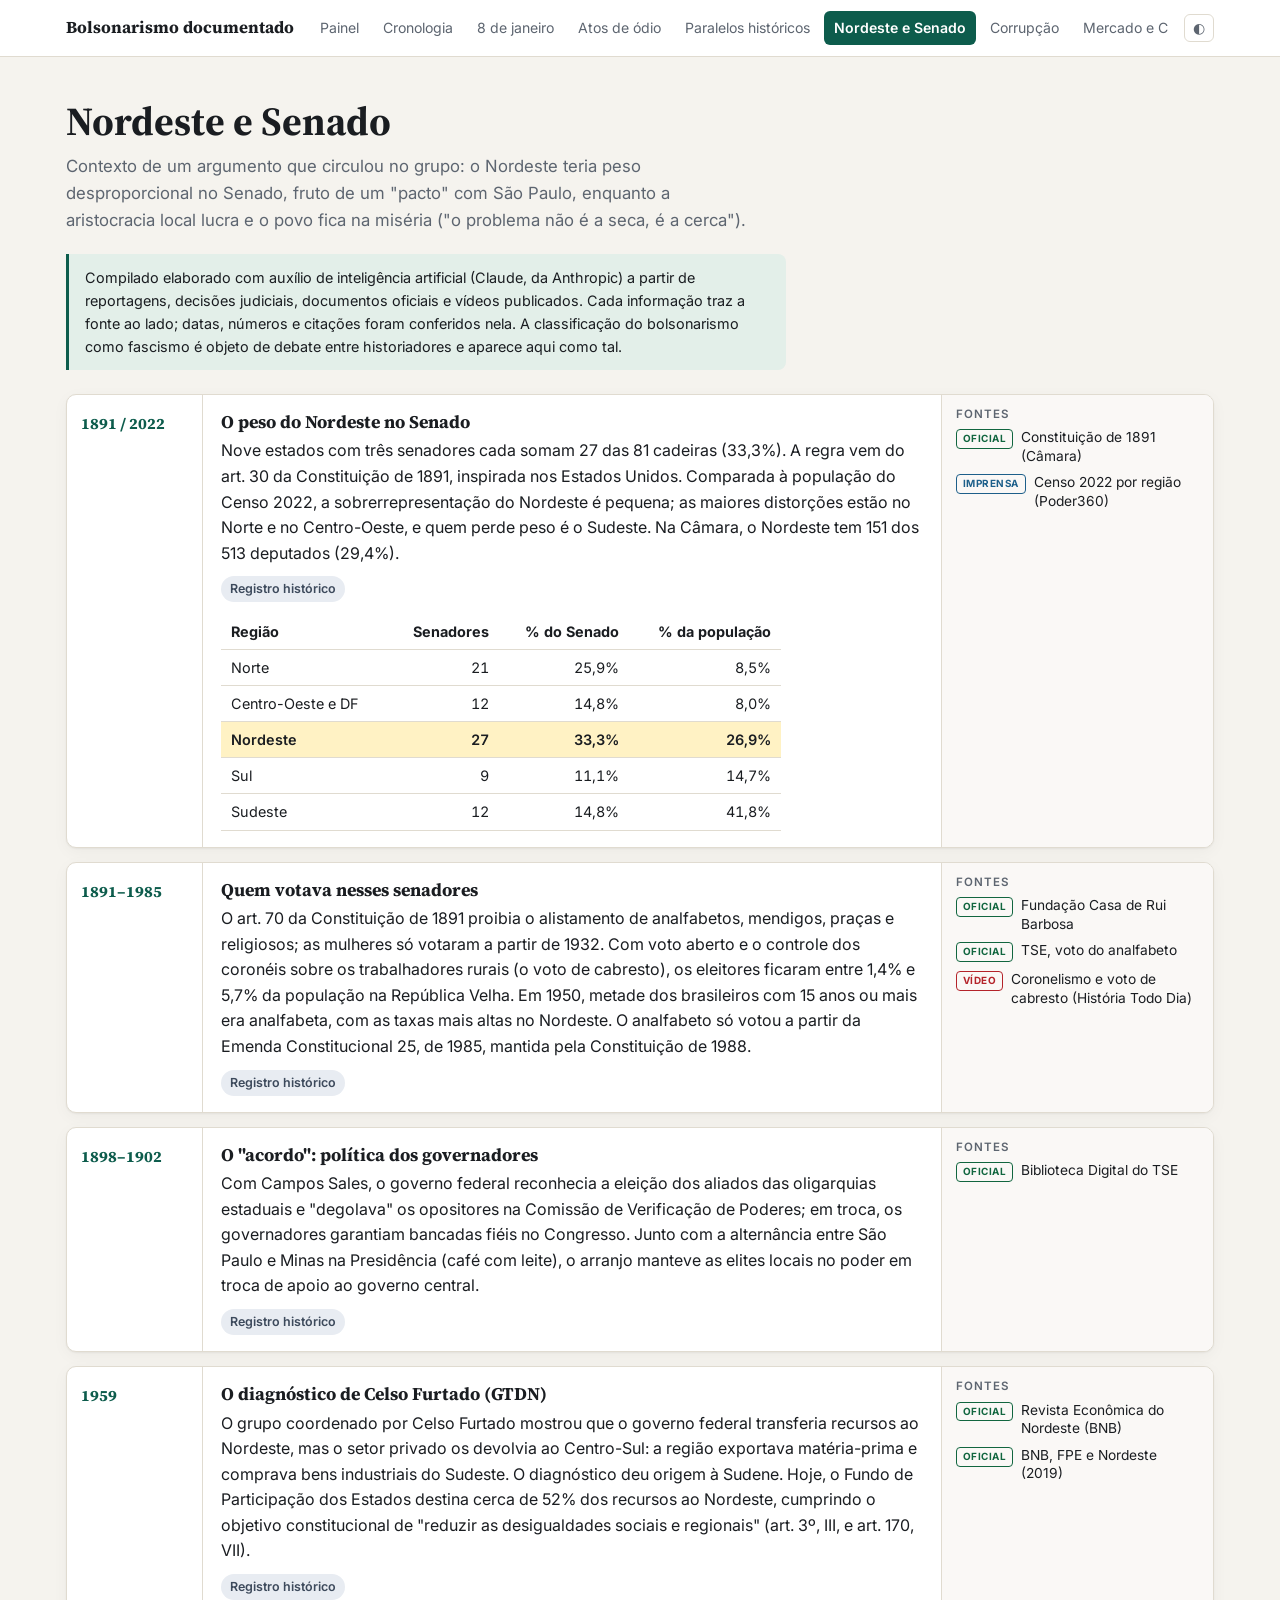
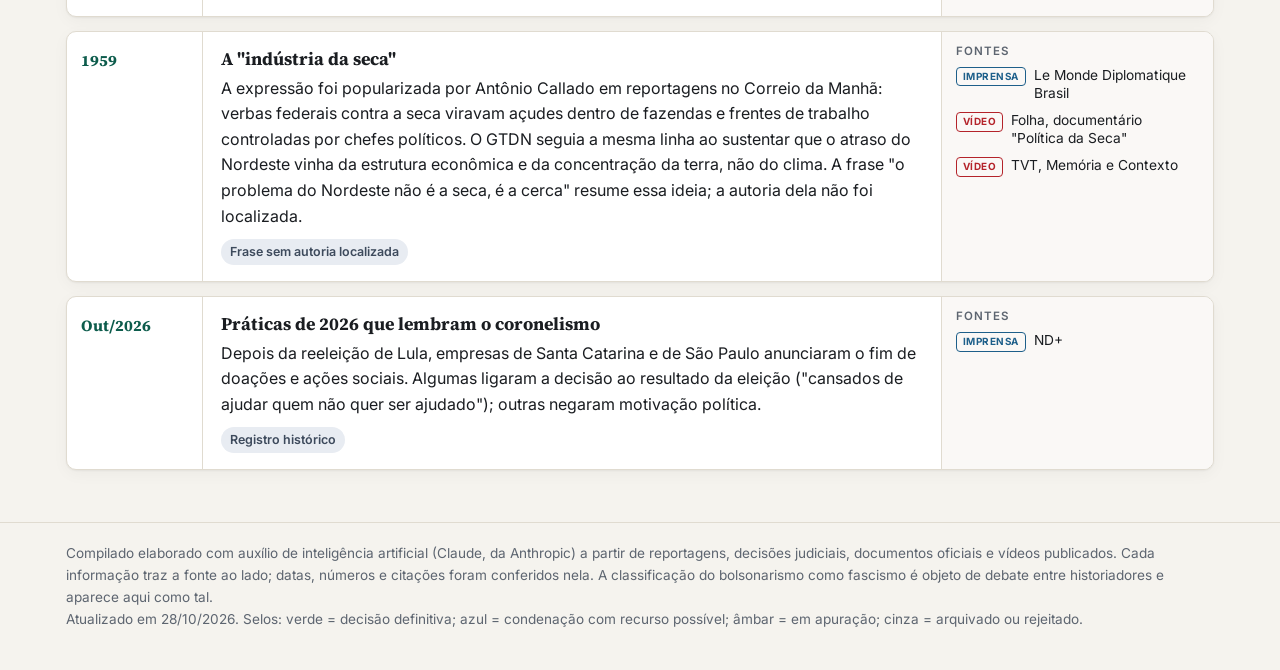
<file: nordeste.html>
<!doctype html>
<html lang="pt-BR"><head><meta charset="utf-8">
<meta name="viewport" content="width=device-width,initial-scale=1">
<title>Nordeste e Senado · Bolsonarismo documentado</title>
<meta name="description" content="Compilado de fatos com fonte ao lado: cronologia, 8 de janeiro, atos de ódio, paralelos históricos.">
<meta property="og:title" content="Nordeste e Senado · Bolsonarismo documentado">
<meta property="og:description" content="Compilado de fatos com a fonte ao lado de cada informação.">
<link rel="preconnect" href="https://fonts.googleapis.com"><link rel="preconnect" href="https://fonts.gstatic.com" crossorigin>
<link href="https://fonts.googleapis.com/css2?family=Inter:wght@400;600;700&family=Source+Serif+4:opsz,wght@8..60,600;8..60,700&display=swap" rel="stylesheet">
<link rel="stylesheet" href="estilo.css">
<script>try{const t=localStorage.getItem('tema');if(t)document.documentElement.dataset.theme=t}catch(e){}</script>
</head><body>
<header class="top"><div class="wrap"><a class="brand" href="index.html">Bolsonarismo documentado</a>
<nav class="pages"><a href="index.html">Painel</a><a href="cronologia.html">Cronologia</a><a href="8-de-janeiro.html">8 de janeiro</a><a href="atos-de-odio.html">Atos de ódio</a><a href="paralelos.html">Paralelos históricos</a><a href="nordeste.html" class=on>Nordeste e Senado</a><a href="corrupcao.html">Corrupção</a><a href="economia.html">Mercado e Constituição</a><a href="mensagens.html">Mensagens enviadas</a></nav><button class="themebtn" title="Alternar tema claro/escuro">◐</button></div></header>
<main class="wrap"><section class="hero"><h1>Nordeste e Senado</h1><p class="sub">Contexto de um argumento que circulou no grupo: o Nordeste teria peso desproporcional no Senado, fruto de um &quot;pacto&quot; com São Paulo, enquanto a aristocracia local lucra e o povo fica na miséria (&quot;o problema não é a seca, é a cerca&quot;).</p><div class="aviso">Compilado elaborado com auxílio de inteligência artificial (Claude, da Anthropic) a partir de reportagens, decisões judiciais, documentos oficiais e vídeos publicados. Cada informação traz a fonte ao lado; datas, números e citações foram conferidos nela. A classificação do bolsonarismo como fascismo é objeto de debate entre historiadores e aparece aqui como tal.</div></section><div class="items"><article class="item"><div class="when">1891 / 2022</div>
<div class="body"><h3>O peso do Nordeste no Senado</h3><p>Nove estados com três senadores cada somam 27 das 81 cadeiras (33,3%). A regra vem do art. 30 da Constituição de 1891, inspirada nos Estados Unidos. Comparada à população do Censo 2022, a sobrerrepresentação do Nordeste é pequena; as maiores distorções estão no Norte e no Centro-Oeste, e quem perde peso é o Sudeste. Na Câmara, o Nordeste tem 151 dos 513 deputados (29,4%).</p><span class="status s-hist">Registro histórico</span><table class="dados"><thead><tr><th>Região</th><th>Senadores</th><th>% do Senado</th><th>% da população</th></tr></thead><tbody><tr><td>Norte</td><td>21</td><td>25,9%</td><td>8,5%</td></tr><tr><td>Centro-Oeste e DF</td><td>12</td><td>14,8%</td><td>8,0%</td></tr><tr class="hl"><td>Nordeste</td><td>27</td><td>33,3%</td><td>26,9%</td></tr><tr><td>Sul</td><td>9</td><td>11,1%</td><td>14,7%</td></tr><tr><td>Sudeste</td><td>12</td><td>14,8%</td><td>41,8%</td></tr></tbody></table></div>
<aside class="src"><h4>Fontes</h4><ul><li><a href="https://www2.camara.leg.br/legin/fed/consti/1824-1899/constituicao-35081-24-fevereiro-1891-532699-publicacaooriginal-15017-pl.html" target="_blank" rel="noopener"><span class="tag src-o">Oficial</span><span class="t">Constituição de 1891 (Câmara)</span></a></li><li><a href="https://www.poder360.com.br/brasil/censo-registra-136-milhoes-de-pessoas-mais-de-60-da-populacao/" target="_blank" rel="noopener"><span class="tag src-r">Imprensa</span><span class="t">Censo 2022 por região (Poder360)</span></a></li></ul></aside></article><article class="item"><div class="when">1891–1985</div>
<div class="body"><h3>Quem votava nesses senadores</h3><p>O art. 70 da Constituição de 1891 proibia o alistamento de analfabetos, mendigos, praças e religiosos; as mulheres só votaram a partir de 1932. Com voto aberto e o controle dos coronéis sobre os trabalhadores rurais (o voto de cabresto), os eleitores ficaram entre 1,4% e 5,7% da população na República Velha. Em 1950, metade dos brasileiros com 15 anos ou mais era analfabeta, com as taxas mais altas no Nordeste. O analfabeto só votou a partir da Emenda Constitucional 25, de 1985, mantida pela Constituição de 1988.</p><span class="status s-hist">Registro histórico</span></div>
<aside class="src"><h4>Fontes</h4><ul><li><a href="https://memoriaeinformacao.casaruibarbosa.gov.br/index.php/fcrb/article/download/222/150" target="_blank" rel="noopener"><span class="tag src-o">Oficial</span><span class="t">Fundação Casa de Rui Barbosa</span></a></li><li><a href="https://www.tse.jus.br/comunicacao/noticias/2016/Novembro/constituicao-de-1985-garantiu-o-direito-ao-voto-aos-eleitores-analfabetos" target="_blank" rel="noopener"><span class="tag src-o">Oficial</span><span class="t">TSE, voto do analfabeto</span></a></li><li><a href="https://www.youtube.com/watch?v=gbpebaR9bcY" target="_blank" rel="noopener"><span class="tag src-v">Vídeo</span><span class="t">Coronelismo e voto de cabresto (História Todo Dia)</span></a></li></ul></aside></article><article class="item"><div class="when">1898–1902</div>
<div class="body"><h3>O &quot;acordo&quot;: política dos governadores</h3><p>Com Campos Sales, o governo federal reconhecia a eleição dos aliados das oligarquias estaduais e "degolava" os opositores na Comissão de Verificação de Poderes; em troca, os governadores garantiam bancadas fiéis no Congresso. Junto com a alternância entre São Paulo e Minas na Presidência (café com leite), o arranjo manteve as elites locais no poder em troca de apoio ao governo central.</p><span class="status s-hist">Registro histórico</span></div>
<aside class="src"><h4>Fontes</h4><ul><li><a href="https://bibliotecadigital.tse.jus.br/bitstreams/fdfb049e-85ba-4828-9f1a-65cda37bb6d8/download" target="_blank" rel="noopener"><span class="tag src-o">Oficial</span><span class="t">Biblioteca Digital do TSE</span></a></li></ul></aside></article><article class="item"><div class="when">1959</div>
<div class="body"><h3>O diagnóstico de Celso Furtado (GTDN)</h3><p>O grupo coordenado por Celso Furtado mostrou que o governo federal transferia recursos ao Nordeste, mas o setor privado os devolvia ao Centro-Sul: a região exportava matéria-prima e comprava bens industriais do Sudeste. O diagnóstico deu origem à Sudene. Hoje, o Fundo de Participação dos Estados destina cerca de 52% dos recursos ao Nordeste, cumprindo o objetivo constitucional de "reduzir as desigualdades sociais e regionais" (art. 3º, III, e art. 170, VII).</p><span class="status s-hist">Registro histórico</span></div>
<aside class="src"><h4>Fontes</h4><ul><li><a href="https://bnb.gov.br/revista/ren/article/download/214/192/396" target="_blank" rel="noopener"><span class="tag src-o">Oficial</span><span class="t">Revista Econômica do Nordeste (BNB)</span></a></li><li><a href="https://bnb.gov.br/s482-dspace/bitstream/123456789/893/3/2019_DEE_69.pdf" target="_blank" rel="noopener"><span class="tag src-o">Oficial</span><span class="t">BNB, FPE e Nordeste (2019)</span></a></li></ul></aside></article><article class="item"><div class="when">1959</div>
<div class="body"><h3>A &quot;indústria da seca&quot;</h3><p>A expressão foi popularizada por Antônio Callado em reportagens no Correio da Manhã: verbas federais contra a seca viravam açudes dentro de fazendas e frentes de trabalho controladas por chefes políticos. O GTDN seguia a mesma linha ao sustentar que o atraso do Nordeste vinha da estrutura econômica e da concentração da terra, não do clima. A frase "o problema do Nordeste não é a seca, é a cerca" resume essa ideia; a autoria dela não foi localizada.</p><span class="status s-hist">Frase sem autoria localizada</span></div>
<aside class="src"><h4>Fontes</h4><ul><li><a href="https://diplomatique.org.br/?p=7202" target="_blank" rel="noopener"><span class="tag src-r">Imprensa</span><span class="t">Le Monde Diplomatique Brasil</span></a></li><li><a href="https://www.youtube.com/watch?v=rh6z_ZhLcMo" target="_blank" rel="noopener"><span class="tag src-v">Vídeo</span><span class="t">Folha, documentário &quot;Política da Seca&quot;</span></a></li><li><a href="https://www.youtube.com/watch?v=dpR31wIjcKA" target="_blank" rel="noopener"><span class="tag src-v">Vídeo</span><span class="t">TVT, Memória e Contexto</span></a></li></ul></aside></article><article class="item"><div class="when">Out/2026</div>
<div class="body"><h3>Práticas de 2026 que lembram o coronelismo</h3><p>Depois da reeleição de Lula, empresas de Santa Catarina e de São Paulo anunciaram o fim de doações e ações sociais. Algumas ligaram a decisão ao resultado da eleição ("cansados de ajudar quem não quer ser ajudado"); outras negaram motivação política.</p><span class="status s-hist">Registro histórico</span></div>
<aside class="src"><h4>Fontes</h4><ul><li><a href="https://ndmais.com.br/economia/negocios/vitoria-de-lula-empresario-adere-movimento-que-suspende-doacoes-apoios-sociais-provoca-polemica/" target="_blank" rel="noopener"><span class="tag src-r">Imprensa</span><span class="t">ND+</span></a></li></ul></aside></article></div></main><footer><div class="wrap">Compilado elaborado com auxílio de inteligência artificial (Claude, da Anthropic) a partir de reportagens, decisões judiciais, documentos oficiais e vídeos publicados. Cada informação traz a fonte ao lado; datas, números e citações foram conferidos nela. A classificação do bolsonarismo como fascismo é objeto de debate entre historiadores e aparece aqui como tal.<br>Atualizado em 28/10/2026. Selos: verde = decisão definitiva; azul = condenação com recurso possível; âmbar = em apuração; cinza = arquivado ou rejeitado.</div></footer>
<script>
document.querySelectorAll('button.copy').forEach(b=>{
  b.addEventListener('click',async()=>{
    const t=document.getElementById(b.dataset.for).dataset.raw;
    try{await navigator.clipboard.writeText(t);}catch(e){
      const a=document.createElement('textarea');a.value=t;document.body.appendChild(a);a.select();document.execCommand('copy');a.remove();}
    const o=b.textContent;b.textContent='Copiado';setTimeout(()=>b.textContent=o,1500);
  });
});
const tb=document.querySelector('.themebtn');
if(tb){tb.addEventListener('click',()=>{
  const r=document.documentElement;const dark=r.dataset.theme?r.dataset.theme==='dark':matchMedia('(prefers-color-scheme: dark)').matches;
  r.dataset.theme=dark?'light':'dark';try{localStorage.setItem('tema',r.dataset.theme)}catch(e){}
});}
</script></body></html>
</file>
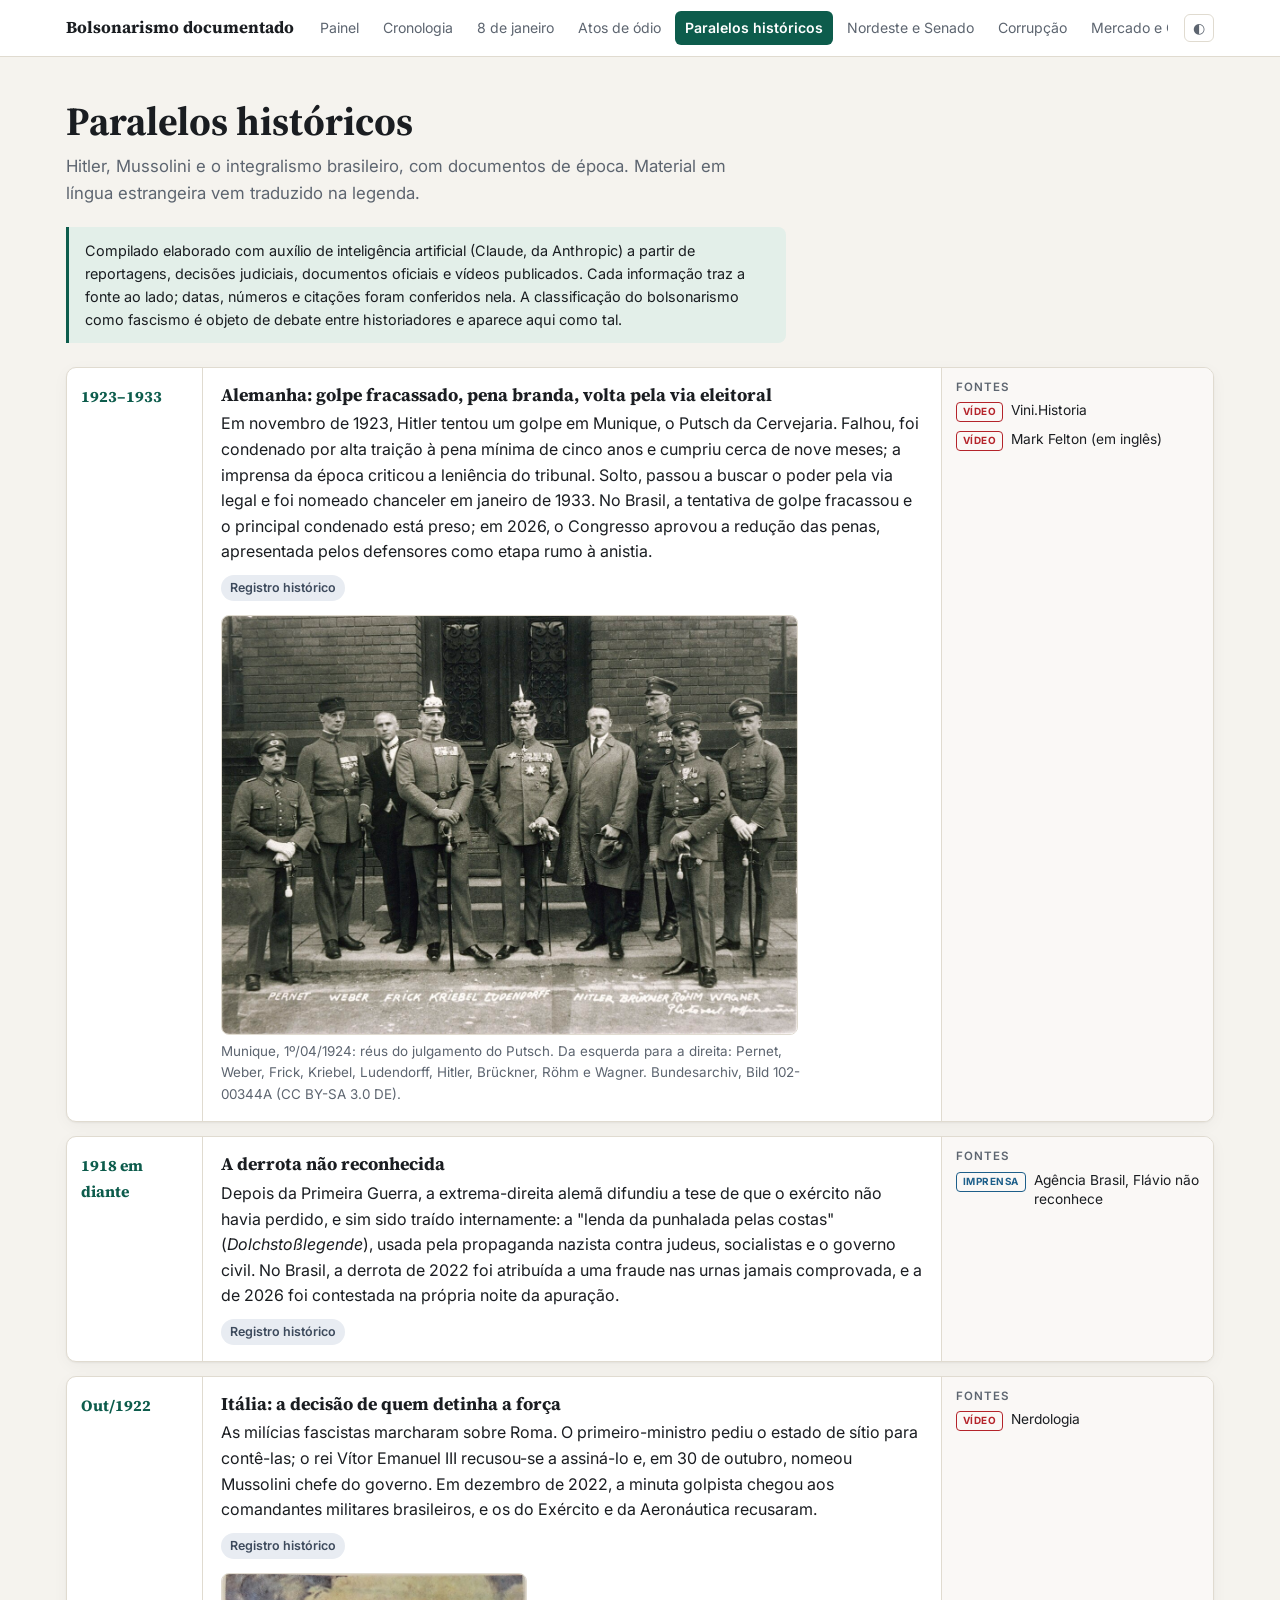
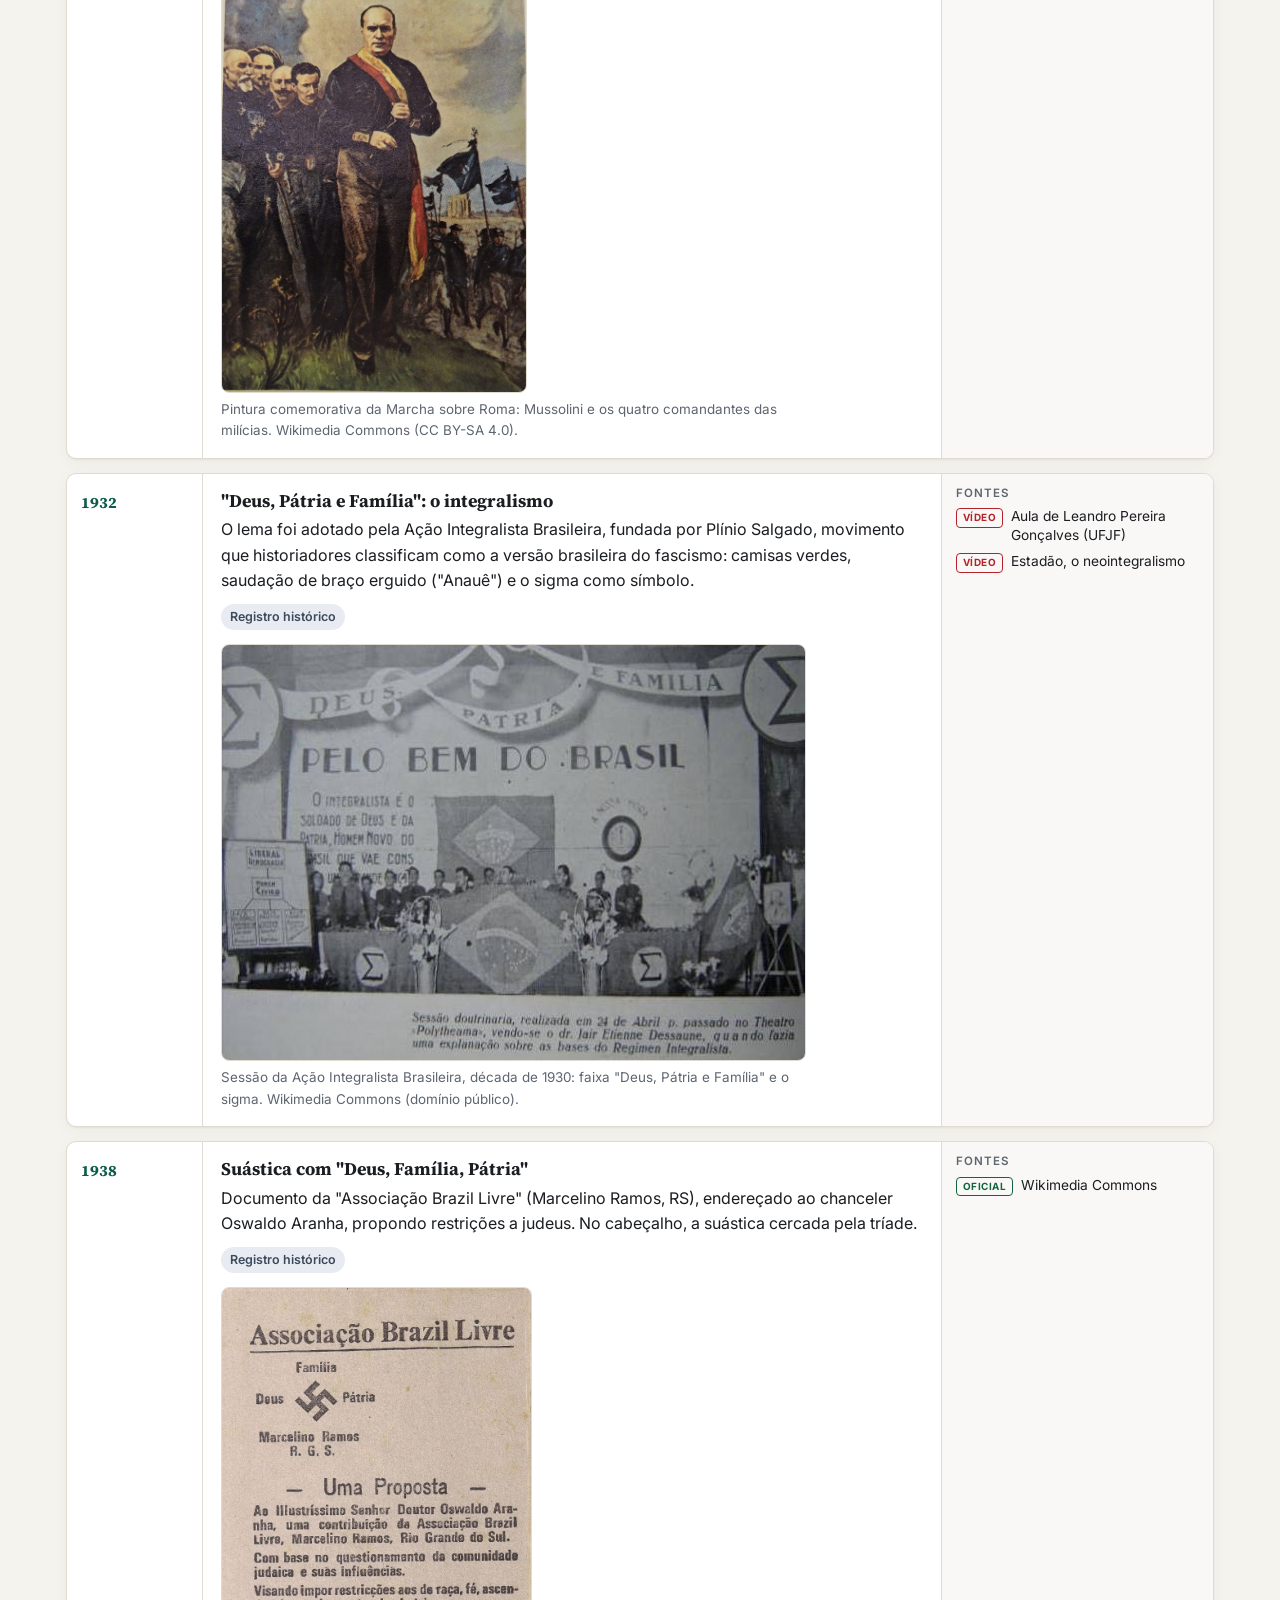
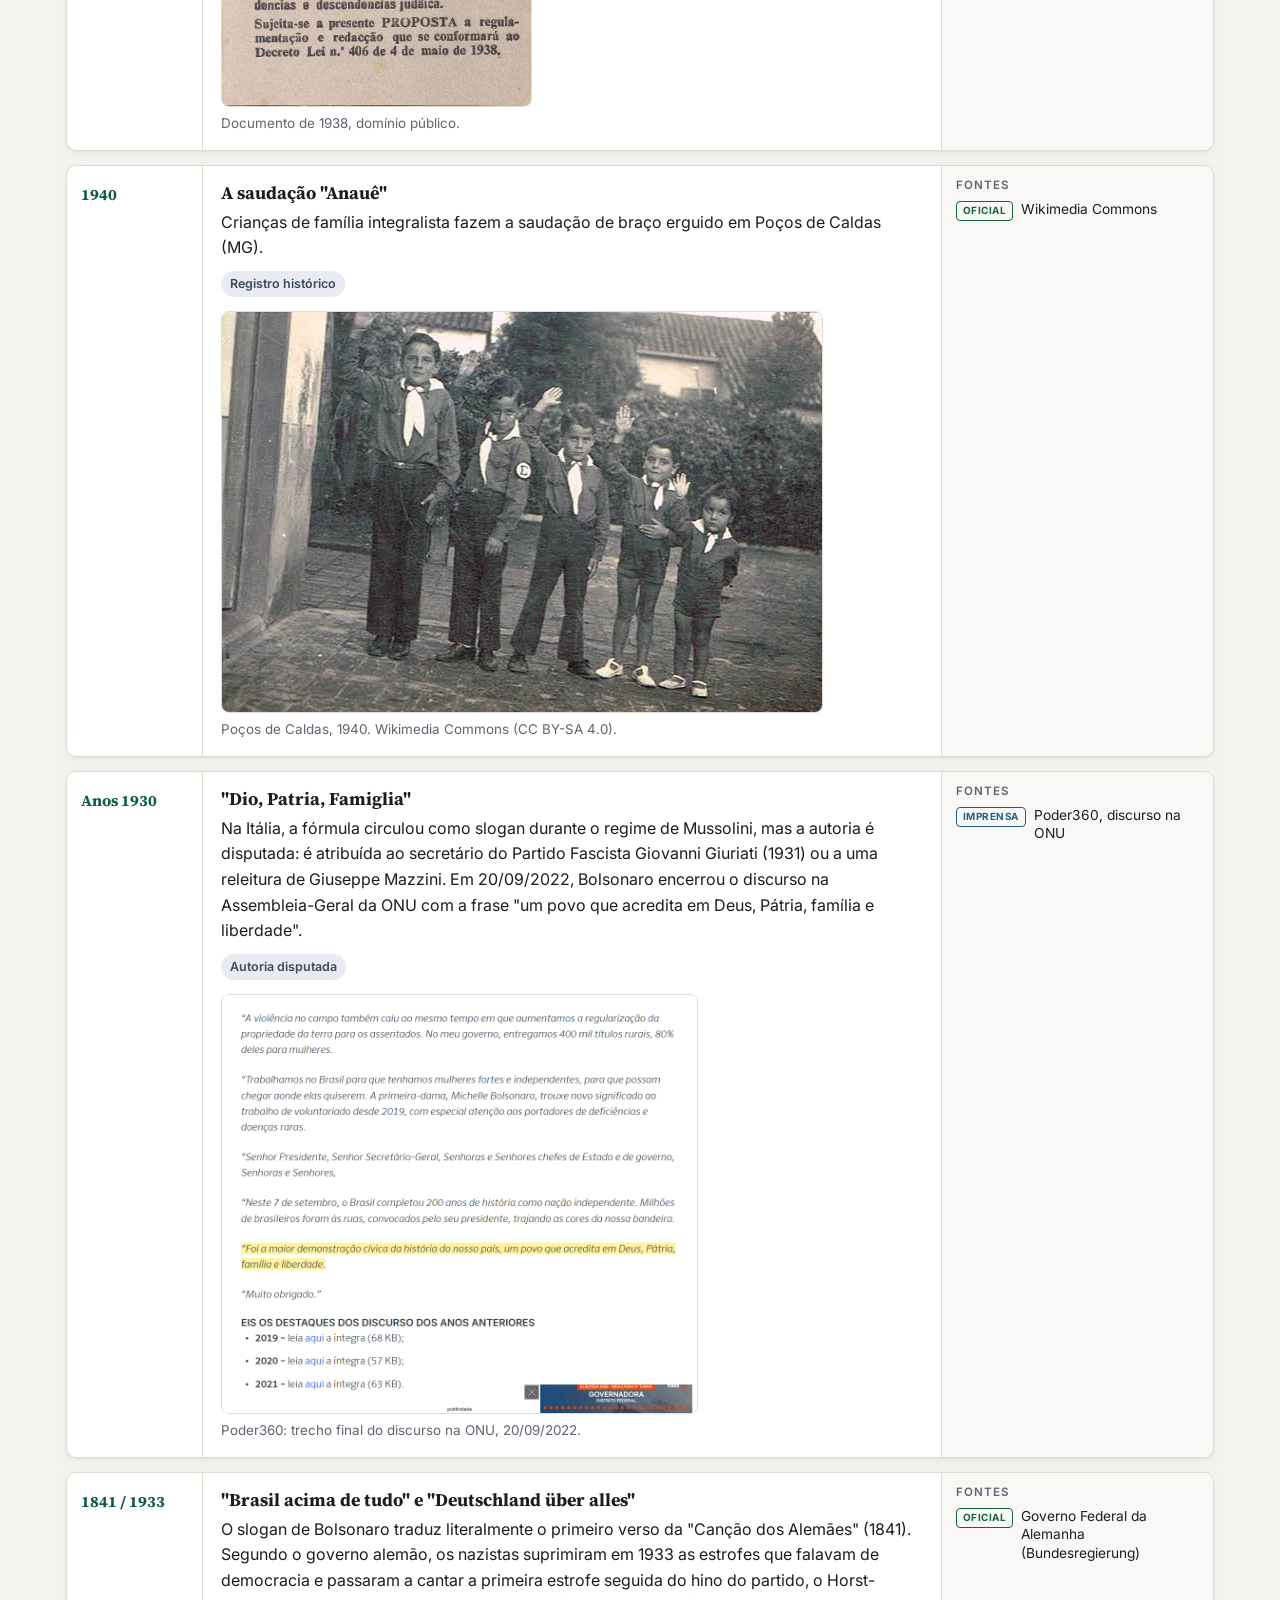
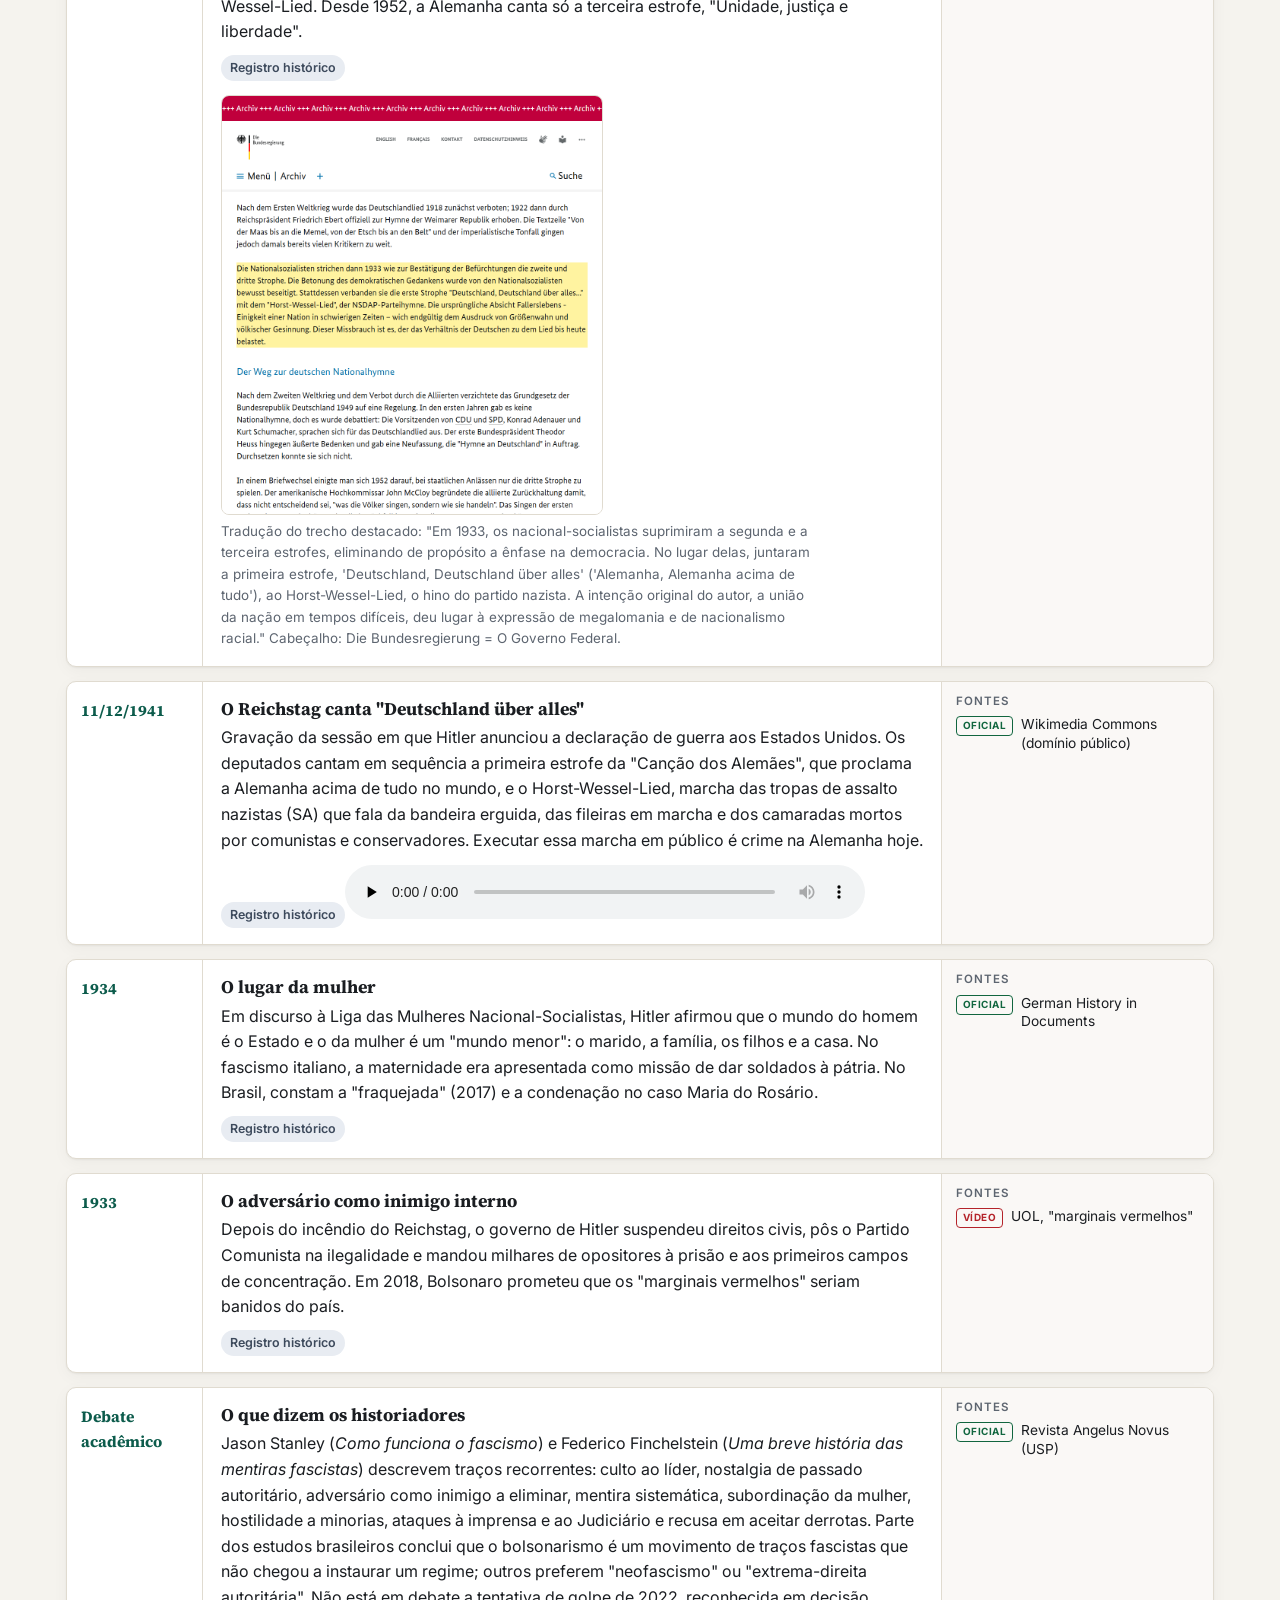
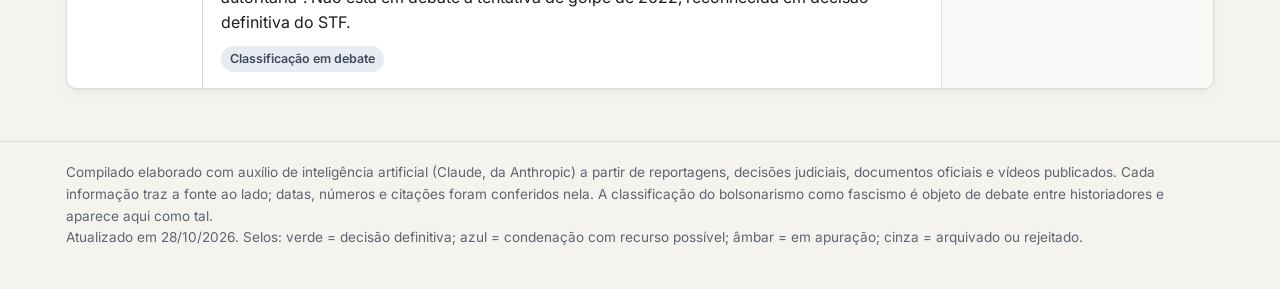
<file: paralelos.html>
<!doctype html>
<html lang="pt-BR"><head><meta charset="utf-8">
<meta name="viewport" content="width=device-width,initial-scale=1">
<title>Paralelos históricos · Bolsonarismo documentado</title>
<meta name="description" content="Compilado de fatos com fonte ao lado: cronologia, 8 de janeiro, atos de ódio, paralelos históricos.">
<meta property="og:title" content="Paralelos históricos · Bolsonarismo documentado">
<meta property="og:description" content="Compilado de fatos com a fonte ao lado de cada informação.">
<link rel="preconnect" href="https://fonts.googleapis.com"><link rel="preconnect" href="https://fonts.gstatic.com" crossorigin>
<link href="https://fonts.googleapis.com/css2?family=Inter:wght@400;600;700&family=Source+Serif+4:opsz,wght@8..60,600;8..60,700&display=swap" rel="stylesheet">
<link rel="stylesheet" href="estilo.css">
<script>try{const t=localStorage.getItem('tema');if(t)document.documentElement.dataset.theme=t}catch(e){}</script>
</head><body>
<header class="top"><div class="wrap"><a class="brand" href="index.html">Bolsonarismo documentado</a>
<nav class="pages"><a href="index.html">Painel</a><a href="cronologia.html">Cronologia</a><a href="8-de-janeiro.html">8 de janeiro</a><a href="atos-de-odio.html">Atos de ódio</a><a href="paralelos.html" class=on>Paralelos históricos</a><a href="nordeste.html">Nordeste e Senado</a><a href="corrupcao.html">Corrupção</a><a href="economia.html">Mercado e Constituição</a><a href="mensagens.html">Mensagens enviadas</a></nav><button class="themebtn" title="Alternar tema claro/escuro">◐</button></div></header>
<main class="wrap"><section class="hero"><h1>Paralelos históricos</h1><p class="sub">Hitler, Mussolini e o integralismo brasileiro, com documentos de época. Material em língua estrangeira vem traduzido na legenda.</p><div class="aviso">Compilado elaborado com auxílio de inteligência artificial (Claude, da Anthropic) a partir de reportagens, decisões judiciais, documentos oficiais e vídeos publicados. Cada informação traz a fonte ao lado; datas, números e citações foram conferidos nela. A classificação do bolsonarismo como fascismo é objeto de debate entre historiadores e aparece aqui como tal.</div></section><div class="items"><article class="item"><div class="when">1923–1933</div>
<div class="body"><h3>Alemanha: golpe fracassado, pena branda, volta pela via eleitoral</h3><p>Em novembro de 1923, Hitler tentou um golpe em Munique, o Putsch da Cervejaria. Falhou, foi condenado por alta traição à pena mínima de cinco anos e cumpriu cerca de nove meses; a imprensa da época criticou a leniência do tribunal. Solto, passou a buscar o poder pela via legal e foi nomeado chanceler em janeiro de 1933. No Brasil, a tentativa de golpe fracassou e o principal condenado está preso; em 2026, o Congresso aprovou a redução das penas, apresentada pelos defensores como etapa rumo à anistia.</p><span class="status s-hist">Registro histórico</span><figure><a href="img/04_julgamento_putsch_munique_1924.jpg" target="_blank"><img src="img/04_julgamento_putsch_munique_1924.jpg" alt="Munique, 1º/04/1924: réus do julgamento do Putsch. Da esquerda para a direita: Pernet, Weber, Frick, Kriebel, Ludendorff, Hitler, Brückner, Röhm e Wagner. Bundesarchiv, Bild 102-00344A (CC BY-SA 3.0 DE)." loading="lazy"></a><figcaption>Munique, 1º/04/1924: réus do julgamento do Putsch. Da esquerda para a direita: Pernet, Weber, Frick, Kriebel, Ludendorff, Hitler, Brückner, Röhm e Wagner. Bundesarchiv, Bild 102-00344A (CC BY-SA 3.0 DE).</figcaption></figure></div>
<aside class="src"><h4>Fontes</h4><ul><li><a href="https://www.youtube.com/watch?v=3sUTAyTocdk" target="_blank" rel="noopener"><span class="tag src-v">Vídeo</span><span class="t">Vini.Historia</span></a></li><li><a href="https://www.youtube.com/watch?v=0-hDmm2itO0" target="_blank" rel="noopener"><span class="tag src-v">Vídeo</span><span class="t">Mark Felton (em inglês)</span></a></li></ul></aside></article><article class="item"><div class="when">1918 em diante</div>
<div class="body"><h3>A derrota não reconhecida</h3><p>Depois da Primeira Guerra, a extrema-direita alemã difundiu a tese de que o exército não havia perdido, e sim sido traído internamente: a "lenda da punhalada pelas costas" (<i>Dolchstoßlegende</i>), usada pela propaganda nazista contra judeus, socialistas e o governo civil. No Brasil, a derrota de 2022 foi atribuída a uma fraude nas urnas jamais comprovada, e a de 2026 foi contestada na própria noite da apuração.</p><span class="status s-hist">Registro histórico</span></div>
<aside class="src"><h4>Fontes</h4><ul><li><a href="https://agenciabrasil.ebc.com.br/politica/noticia/2026-10/flavio-nao-reconhece-vitoria-de-lula-e-tentara-anulacao-do-pleito" target="_blank" rel="noopener"><span class="tag src-r">Imprensa</span><span class="t">Agência Brasil, Flávio não reconhece</span></a></li></ul></aside></article><article class="item"><div class="when">Out/1922</div>
<div class="body"><h3>Itália: a decisão de quem detinha a força</h3><p>As milícias fascistas marcharam sobre Roma. O primeiro-ministro pediu o estado de sítio para contê-las; o rei Vítor Emanuel III recusou-se a assiná-lo e, em 30 de outubro, nomeou Mussolini chefe do governo. Em dezembro de 2022, a minuta golpista chegou aos comandantes militares brasileiros, e os do Exército e da Aeronáutica recusaram.</p><span class="status s-hist">Registro histórico</span><figure><a href="img/05_mussolini_quadrunviros_1922.jpg" target="_blank"><img src="img/05_mussolini_quadrunviros_1922.jpg" alt="Pintura comemorativa da Marcha sobre Roma: Mussolini e os quatro comandantes das milícias. Wikimedia Commons (CC BY-SA 4.0)." loading="lazy"></a><figcaption>Pintura comemorativa da Marcha sobre Roma: Mussolini e os quatro comandantes das milícias. Wikimedia Commons (CC BY-SA 4.0).</figcaption></figure></div>
<aside class="src"><h4>Fontes</h4><ul><li><a href="https://www.youtube.com/watch?v=1crIvDB7Ios" target="_blank" rel="noopener"><span class="tag src-v">Vídeo</span><span class="t">Nerdologia</span></a></li></ul></aside></article><article class="item"><div class="when">1932</div>
<div class="body"><h3>&quot;Deus, Pátria e Família&quot;: o integralismo</h3><p>O lema foi adotado pela Ação Integralista Brasileira, fundada por Plínio Salgado, movimento que historiadores classificam como a versão brasileira do fascismo: camisas verdes, saudação de braço erguido ("Anauê") e o sigma como símbolo.</p><span class="status s-hist">Registro histórico</span><figure><a href="img/01_integralismo_sessao_1937.jpg" target="_blank"><img src="img/01_integralismo_sessao_1937.jpg" alt="Sessão da Ação Integralista Brasileira, década de 1930: faixa &quot;Deus, Pátria e Família&quot; e o sigma. Wikimedia Commons (domínio público)." loading="lazy"></a><figcaption>Sessão da Ação Integralista Brasileira, década de 1930: faixa &quot;Deus, Pátria e Família&quot; e o sigma. Wikimedia Commons (domínio público).</figcaption></figure></div>
<aside class="src"><h4>Fontes</h4><ul><li><a href="https://www.youtube.com/watch?v=WCRCDnZUcPI" target="_blank" rel="noopener"><span class="tag src-v">Vídeo</span><span class="t">Aula de Leandro Pereira Gonçalves (UFJF)</span></a></li><li><a href="https://www.youtube.com/watch?v=w2SBPBlL4CU" target="_blank" rel="noopener"><span class="tag src-v">Vídeo</span><span class="t">Estadão, o neointegralismo</span></a></li></ul></aside></article><article class="item"><div class="when">1938</div>
<div class="body"><h3>Suástica com &quot;Deus, Família, Pátria&quot;</h3><p>Documento da "Associação Brazil Livre" (Marcelino Ramos, RS), endereçado ao chanceler Oswaldo Aranha, propondo restrições a judeus. No cabeçalho, a suástica cercada pela tríade.</p><span class="status s-hist">Registro histórico</span><figure><a href="img/02_documento_1938_suastica_deus_familia_patria.jpg" target="_blank"><img src="img/02_documento_1938_suastica_deus_familia_patria.jpg" alt="Documento de 1938, domínio público." loading="lazy"></a><figcaption>Documento de 1938, domínio público.</figcaption></figure></div>
<aside class="src"><h4>Fontes</h4><ul><li><a href="https://commons.wikimedia.org/wiki/Special:Search?search=Associa%C3%A7%C3%A3o+Brazil+Livre" target="_blank" rel="noopener"><span class="tag src-o">Oficial</span><span class="t">Wikimedia Commons</span></a></li></ul></aside></article><article class="item"><div class="when">1940</div>
<div class="body"><h3>A saudação &quot;Anauê&quot;</h3><p>Crianças de família integralista fazem a saudação de braço erguido em Poços de Caldas (MG).</p><span class="status s-hist">Registro histórico</span><figure><a href="img/03_saudacao_anaue_1940.jpg" target="_blank"><img src="img/03_saudacao_anaue_1940.jpg" alt="Poços de Caldas, 1940. Wikimedia Commons (CC BY-SA 4.0)." loading="lazy"></a><figcaption>Poços de Caldas, 1940. Wikimedia Commons (CC BY-SA 4.0).</figcaption></figure></div>
<aside class="src"><h4>Fontes</h4><ul><li><a href="https://commons.wikimedia.org/wiki/Category:A%C3%A7%C3%A3o_Integralista_Brasileira" target="_blank" rel="noopener"><span class="tag src-o">Oficial</span><span class="t">Wikimedia Commons</span></a></li></ul></aside></article><article class="item"><div class="when">Anos 1930</div>
<div class="body"><h3>&quot;Dio, Patria, Famiglia&quot;</h3><p>Na Itália, a fórmula circulou como slogan durante o regime de Mussolini, mas a autoria é disputada: é atribuída ao secretário do Partido Fascista Giovanni Giuriati (1931) ou a uma releitura de Giuseppe Mazzini. Em 20/09/2022, Bolsonaro encerrou o discurso na Assembleia-Geral da ONU com a frase "um povo que acredita em Deus, Pátria, família e liberdade".</p><span class="status s-hist">Autoria disputada</span><figure><a href="img/10_discurso_onu_2022.png" target="_blank"><img src="img/10_discurso_onu_2022.png" alt="Poder360: trecho final do discurso na ONU, 20/09/2022." loading="lazy"></a><figcaption>Poder360: trecho final do discurso na ONU, 20/09/2022.</figcaption></figure></div>
<aside class="src"><h4>Fontes</h4><ul><li><a href="https://www.poder360.com.br/governo/leia-e-assista-o-discurso-de-bolsonaro-na-onu/" target="_blank" rel="noopener"><span class="tag src-r">Imprensa</span><span class="t">Poder360, discurso na ONU</span></a></li></ul></aside></article><article class="item"><div class="when">1841 / 1933</div>
<div class="body"><h3>&quot;Brasil acima de tudo&quot; e &quot;Deutschland über alles&quot;</h3><p>O slogan de Bolsonaro traduz literalmente o primeiro verso da "Canção dos Alemães" (1841). Segundo o governo alemão, os nazistas suprimiram em 1933 as estrofes que falavam de democracia e passaram a cantar a primeira estrofe seguida do hino do partido, o Horst-Wessel-Lied. Desde 1952, a Alemanha canta só a terceira estrofe, "Unidade, justiça e liberdade".</p><span class="status s-hist">Registro histórico</span><figure><a href="img/09_governo_alemao_hino_nazismo.png" target="_blank"><img src="img/09_governo_alemao_hino_nazismo.png" alt="Tradução do trecho destacado: &quot;Em 1933, os nacional-socialistas suprimiram a segunda e a terceira estrofes, eliminando de propósito a ênfase na democracia. No lugar delas, juntaram a primeira estrofe, &#x27;Deutschland, Deutschland über alles&#x27; (&#x27;Alemanha, Alemanha acima de tudo&#x27;), ao Horst-Wessel-Lied, o hino do partido nazista. A intenção original do autor, a união da nação em tempos difíceis, deu lugar à expressão de megalomania e de nacionalismo racial.&quot; Cabeçalho: Die Bundesregierung = O Governo Federal." loading="lazy"></a><figcaption>Tradução do trecho destacado: &quot;Em 1933, os nacional-socialistas suprimiram a segunda e a terceira estrofes, eliminando de propósito a ênfase na democracia. No lugar delas, juntaram a primeira estrofe, &#x27;Deutschland, Deutschland über alles&#x27; (&#x27;Alemanha, Alemanha acima de tudo&#x27;), ao Horst-Wessel-Lied, o hino do partido nazista. A intenção original do autor, a união da nação em tempos difíceis, deu lugar à expressão de megalomania e de nacionalismo racial.&quot; Cabeçalho: Die Bundesregierung = O Governo Federal.</figcaption></figure></div>
<aside class="src"><h4>Fontes</h4><ul><li><a href="https://www.bundesregierung.de/breg-de/aktuelles/-einigkeit-und-recht-und-freiheit--481502" target="_blank" rel="noopener"><span class="tag src-o">Oficial</span><span class="t">Governo Federal da Alemanha (Bundesregierung)</span></a></li></ul></aside></article><article class="item"><div class="when">11/12/1941</div>
<div class="body"><h3>O Reichstag canta &quot;Deutschland über alles&quot;</h3><p>Gravação da sessão em que Hitler anunciou a declaração de guerra aos Estados Unidos. Os deputados cantam em sequência a primeira estrofe da "Canção dos Alemães", que proclama a Alemanha acima de tudo no mundo, e o Horst-Wessel-Lied, marcha das tropas de assalto nazistas (SA) que fala da bandeira erguida, das fileiras em marcha e dos camaradas mortos por comunistas e conservadores. Executar essa marcha em público é crime na Alemanha hoje.</p><span class="status s-hist">Registro histórico</span><audio controls preload="none" src="img/08_reichstag_1941_deutschlandlied_horst_wessel.m4a"></audio></div>
<aside class="src"><h4>Fontes</h4><ul><li><a href="https://commons.wikimedia.org/wiki/Category:Horst-Wessel-Lied" target="_blank" rel="noopener"><span class="tag src-o">Oficial</span><span class="t">Wikimedia Commons (domínio público)</span></a></li></ul></aside></article><article class="item"><div class="when">1934</div>
<div class="body"><h3>O lugar da mulher</h3><p>Em discurso à Liga das Mulheres Nacional-Socialistas, Hitler afirmou que o mundo do homem é o Estado e o da mulher é um "mundo menor": o marido, a família, os filhos e a casa. No fascismo italiano, a maternidade era apresentada como missão de dar soldados à pátria. No Brasil, constam a "fraquejada" (2017) e a condenação no caso Maria do Rosário.</p><span class="status s-hist">Registro histórico</span></div>
<aside class="src"><h4>Fontes</h4><ul><li><a href="https://germanhistorydocs.org/en/nazi-germany-1933-1945/ghdi:document-1557" target="_blank" rel="noopener"><span class="tag src-o">Oficial</span><span class="t">German History in Documents</span></a></li></ul></aside></article><article class="item"><div class="when">1933</div>
<div class="body"><h3>O adversário como inimigo interno</h3><p>Depois do incêndio do Reichstag, o governo de Hitler suspendeu direitos civis, pôs o Partido Comunista na ilegalidade e mandou milhares de opositores à prisão e aos primeiros campos de concentração. Em 2018, Bolsonaro prometeu que os "marginais vermelhos" seriam banidos do país.</p><span class="status s-hist">Registro histórico</span></div>
<aside class="src"><h4>Fontes</h4><ul><li><a href="https://www.youtube.com/watch?v=6AkDNfmi7zs" target="_blank" rel="noopener"><span class="tag src-v">Vídeo</span><span class="t">UOL, &quot;marginais vermelhos&quot;</span></a></li></ul></aside></article><article class="item"><div class="when">Debate acadêmico</div>
<div class="body"><h3>O que dizem os historiadores</h3><p>Jason Stanley (<i>Como funciona o fascismo</i>) e Federico Finchelstein (<i>Uma breve história das mentiras fascistas</i>) descrevem traços recorrentes: culto ao líder, nostalgia de passado autoritário, adversário como inimigo a eliminar, mentira sistemática, subordinação da mulher, hostilidade a minorias, ataques à imprensa e ao Judiciário e recusa em aceitar derrotas. Parte dos estudos brasileiros conclui que o bolsonarismo é um movimento de traços fascistas que não chegou a instaurar um regime; outros preferem "neofascismo" ou "extrema-direita autoritária". Não está em debate a tentativa de golpe de 2022, reconhecida em decisão definitiva do STF.</p><span class="status s-hist">Classificação em debate</span></div>
<aside class="src"><h4>Fontes</h4><ul><li><a href="https://revistas.usp.br/ran/article/view/198186" target="_blank" rel="noopener"><span class="tag src-o">Oficial</span><span class="t">Revista Angelus Novus (USP)</span></a></li></ul></aside></article></div></main><footer><div class="wrap">Compilado elaborado com auxílio de inteligência artificial (Claude, da Anthropic) a partir de reportagens, decisões judiciais, documentos oficiais e vídeos publicados. Cada informação traz a fonte ao lado; datas, números e citações foram conferidos nela. A classificação do bolsonarismo como fascismo é objeto de debate entre historiadores e aparece aqui como tal.<br>Atualizado em 28/10/2026. Selos: verde = decisão definitiva; azul = condenação com recurso possível; âmbar = em apuração; cinza = arquivado ou rejeitado.</div></footer>
<script>
document.querySelectorAll('button.copy').forEach(b=>{
  b.addEventListener('click',async()=>{
    const t=document.getElementById(b.dataset.for).dataset.raw;
    try{await navigator.clipboard.writeText(t);}catch(e){
      const a=document.createElement('textarea');a.value=t;document.body.appendChild(a);a.select();document.execCommand('copy');a.remove();}
    const o=b.textContent;b.textContent='Copiado';setTimeout(()=>b.textContent=o,1500);
  });
});
const tb=document.querySelector('.themebtn');
if(tb){tb.addEventListener('click',()=>{
  const r=document.documentElement;const dark=r.dataset.theme?r.dataset.theme==='dark':matchMedia('(prefers-color-scheme: dark)').matches;
  r.dataset.theme=dark?'light':'dark';try{localStorage.setItem('tema',r.dataset.theme)}catch(e){}
});}
</script></body></html>
</file>
<file: estilo.css>
:root{
  --bg:#f5f3ee; --surface:#ffffff; --ink:#1a1d21; --muted:#5d6570; --line:#e0dbd0;
  --accent:#0d5c4c; --accent-soft:#e3efe9; --mark:#fff2c4;
  --def:#11663f; --def-bg:#e2f2e8; --cond:#1d5f8a; --cond-bg:#e2eef7;
  --proc:#8a5a00; --proc-bg:#fbf0d9; --arq:#5a5f66; --arq-bg:#ecedef;
  --hist:#3d4a5c; --hist-bg:#e8ecf2; --fala:#6b3f8c; --fala-bg:#f0e8f6;
  --v:#b4232a; --r:#1d5f8a; --o:#11663f;
  --shadow:0 1px 2px rgba(0,0,0,.05),0 4px 16px rgba(0,0,0,.04);
}
@media (prefers-color-scheme: dark){
  :root:not([data-theme="light"]){
    --bg:#121417; --surface:#1a1d21; --ink:#e8e6e1; --muted:#9aa3ad; --line:#2c3138;
    --accent:#5fc1a6; --accent-soft:#16302a; --mark:#4a3f12;
    --def:#7fd3a2; --def-bg:#163222; --cond:#8cc2ea; --cond-bg:#162a3a;
    --proc:#f0c36a; --proc-bg:#3a2c10; --arq:#b7bcc3; --arq-bg:#2a2d32;
    --hist:#b9c6d8; --hist-bg:#222a35; --fala:#cfa6ec; --fala-bg:#2e2238;
    --v:#ff8a8f; --r:#8cc2ea; --o:#7fd3a2;
    --shadow:none;
  }
}
:root[data-theme="dark"]{
  --bg:#121417; --surface:#1a1d21; --ink:#e8e6e1; --muted:#9aa3ad; --line:#2c3138;
  --accent:#5fc1a6; --accent-soft:#16302a; --mark:#4a3f12;
  --def:#7fd3a2; --def-bg:#163222; --cond:#8cc2ea; --cond-bg:#162a3a;
  --proc:#f0c36a; --proc-bg:#3a2c10; --arq:#b7bcc3; --arq-bg:#2a2d32;
  --hist:#b9c6d8; --hist-bg:#222a35; --fala:#cfa6ec; --fala-bg:#2e2238;
  --v:#ff8a8f; --r:#8cc2ea; --o:#7fd3a2; --shadow:none;
}
*{box-sizing:border-box}
html{-webkit-text-size-adjust:100%}
body{margin:0;background:var(--bg);color:var(--ink);font:16px/1.6 "Inter",system-ui,-apple-system,"Segoe UI",sans-serif}
a{color:var(--accent)}
h1,h2,h3{font-family:"Source Serif 4",Georgia,serif;line-height:1.2;margin:0}
.wrap{max-width:1180px;margin:0 auto;padding:0 16px}
header.top{background:var(--surface);border-bottom:1px solid var(--line);position:sticky;top:0;z-index:5}
header.top .wrap{display:flex;align-items:center;gap:16px;min-height:56px}
.brand{font-family:"Source Serif 4",Georgia,serif;font-weight:700;font-size:1.05rem;color:var(--ink);text-decoration:none;white-space:nowrap}
nav.pages{display:flex;gap:4px;overflow-x:auto;scrollbar-width:none;flex:1}
nav.pages::-webkit-scrollbar{display:none}
nav.pages a{padding:6px 10px;border-radius:6px;text-decoration:none;color:var(--muted);font-size:.88rem;white-space:nowrap}
nav.pages a:hover{background:var(--accent-soft);color:var(--ink)}
nav.pages a.on{background:var(--accent);color:var(--surface);font-weight:600}
.hero{padding:40px 0 24px}
.hero h1{font-size:clamp(1.7rem,4vw,2.5rem)}
.hero p.sub{color:var(--muted);font-size:1.05rem;margin:.5rem 0 0;max-width:62ch}
.aviso{background:var(--accent-soft);border-left:3px solid var(--accent);padding:12px 16px;border-radius:0 8px 8px 0;font-size:.9rem;margin:20px 0 0;max-width:80ch}
.answer{background:var(--surface);border:1px solid var(--line);border-left:5px solid var(--def);border-radius:10px;padding:20px 22px;margin:8px 0 28px;box-shadow:var(--shadow);font-size:1.05rem;max-width:90ch}
.answer h2{font-size:1.25rem;margin-bottom:8px}
.counter{background:var(--surface);border:1px dashed var(--line);border-radius:10px;padding:16px 20px;margin:24px 0 8px;font-size:.95rem;color:var(--muted);max-width:90ch}
.counter b{color:var(--ink)}
h2.sec{font-size:1.35rem;margin:36px 0 14px;padding-bottom:8px;border-bottom:1px solid var(--line)}
.items{display:flex;flex-direction:column;gap:14px;padding-bottom:12px}
.item{display:grid;grid-template-columns:8.5rem minmax(0,1fr) 17rem;gap:0;background:var(--surface);border:1px solid var(--line);border-radius:10px;box-shadow:var(--shadow);overflow:hidden}
.item .when{padding:16px 14px;border-right:1px solid var(--line);font-family:"Source Serif 4",Georgia,serif;font-weight:700;color:var(--accent);font-size:.98rem}
.item .body{padding:16px 18px}
.item .body h3{font-size:1.12rem;margin-bottom:6px}
.item .body p{margin:0}
.item .src{padding:14px 14px;border-left:1px solid var(--line);background:color-mix(in srgb,var(--bg) 55%,var(--surface));font-size:.86rem}
.src h4{margin:0 0 8px;font:600 .72rem/1 "Inter",sans-serif;letter-spacing:.08em;text-transform:uppercase;color:var(--muted)}
.src ul{list-style:none;margin:0;padding:0;display:flex;flex-direction:column;gap:8px}
.src li a{display:flex;gap:8px;align-items:flex-start;text-decoration:none;color:var(--ink);line-height:1.35}
.src li a:hover span.t{text-decoration:underline}
.tag{flex:none;font:700 .62rem/1 "Inter",sans-serif;letter-spacing:.05em;text-transform:uppercase;padding:4px 6px;border-radius:4px;border:1px solid currentColor;margin-top:1px}
.src-v{color:var(--v)} .src-r{color:var(--r)} .src-o{color:var(--o)}
.src .none{color:var(--muted);font-style:italic}
.status{display:inline-block;margin-top:10px;font-size:.78rem;font-weight:600;padding:3px 9px;border-radius:999px}
.s-def{color:var(--def);background:var(--def-bg)} .s-cond{color:var(--cond);background:var(--cond-bg)}
.s-proc{color:var(--proc);background:var(--proc-bg)} .s-arq{color:var(--arq);background:var(--arq-bg)}
.s-hist{color:var(--hist);background:var(--hist-bg)} .s-fala{color:var(--fala);background:var(--fala-bg)}
figure{margin:14px 0 0}
figure img{max-width:100%;max-height:420px;border-radius:8px;border:1px solid var(--line);display:block;background:#fff}
figcaption{font-size:.84rem;color:var(--muted);margin-top:6px;max-width:75ch}
audio{width:100%;max-width:520px;margin-top:12px}
table.dados{border-collapse:collapse;margin:12px 0 0;font-size:.9rem;width:100%;max-width:560px}
table.dados th,table.dados td{padding:6px 10px;border-bottom:1px solid var(--line);text-align:left}
table.dados td:not(:first-child),table.dados th:not(:first-child){text-align:right;font-variant-numeric:tabular-nums}
table.dados tr.hl td{background:var(--mark);font-weight:600}
.cards{display:grid;grid-template-columns:repeat(auto-fill,minmax(260px,1fr));gap:14px;margin:28px 0}
.card{display:block;background:var(--surface);border:1px solid var(--line);border-radius:10px;padding:18px;text-decoration:none;color:var(--ink);box-shadow:var(--shadow);transition:border-color .15s,transform .15s}
.card:hover{border-color:var(--accent);transform:translateY(-2px)}
.card h3{font-size:1.15rem}
.card p{margin:6px 0 10px;color:var(--muted);font-size:.9rem}
.card .n{font-size:.78rem;font-weight:600;color:var(--accent)}
.grid2{display:grid;grid-template-columns:1fr 1fr;gap:14px;margin:0 0 32px}
.box{background:var(--surface);border:1px solid var(--line);border-radius:10px;padding:18px 20px}
.box h3{font-size:1.05rem;margin-bottom:8px}
.box ol,.box ul{margin:0;padding-left:20px}
.legend{display:flex;flex-direction:column;gap:6px}
.sinais{margin:0 0 8px;max-width:90ch}
.sinais li{margin:4px 0}
p.intro{color:var(--muted);max-width:80ch;margin:-4px 0 14px}
h2.sec{scroll-margin-top:110px}
.legend .status{margin:0}
.msg{background:var(--surface);border:1px solid var(--line);border-radius:10px;margin:0 0 16px;overflow:hidden}
.msg .hd{display:flex;justify-content:space-between;align-items:center;gap:12px;padding:10px 14px;border-bottom:1px solid var(--line);background:color-mix(in srgb,var(--bg) 55%,var(--surface))}
.msg .hd b{font-size:.9rem}
.msg .txt{padding:14px 18px;white-space:pre-wrap;overflow-wrap:anywhere;font-size:.95rem}
.msg .txt a{word-break:break-all}
button.copy{font:600 .8rem "Inter",sans-serif;border:1px solid var(--accent);color:var(--accent);background:transparent;border-radius:6px;padding:5px 10px;cursor:pointer;white-space:nowrap}
button.copy:hover{background:var(--accent);color:var(--surface)}
.media{display:grid;grid-template-columns:repeat(auto-fill,minmax(240px,1fr));gap:14px;margin:0 0 16px}
.media figure{margin:0;background:var(--surface);border:1px solid var(--line);border-radius:10px;padding:10px}
.media figure img{max-height:240px;width:100%;object-fit:contain}
.errata{background:var(--proc-bg);border-left:3px solid var(--proc);padding:12px 16px;border-radius:0 8px 8px 0;margin:16px 0;font-size:.92rem;max-width:90ch}
footer{border-top:1px solid var(--line);margin-top:40px;padding:20px 0 40px;color:var(--muted);font-size:.85rem}
.themebtn{border:1px solid var(--line);background:transparent;color:var(--muted);border-radius:6px;padding:5px 8px;cursor:pointer;font-size:.85rem}
@media (max-width:900px){
  .item{grid-template-columns:1fr}
  .item .when{border-right:0;border-bottom:1px solid var(--line);padding:10px 16px}
  .item .src{border-left:0;border-top:1px solid var(--line)}
  .grid2{grid-template-columns:1fr}
  header.top .wrap{flex-wrap:wrap;gap:6px;padding-top:8px;padding-bottom:6px}
  nav.pages{flex-basis:100%;order:3}
  .themebtn{order:2;margin-left:auto}
}
</file>
